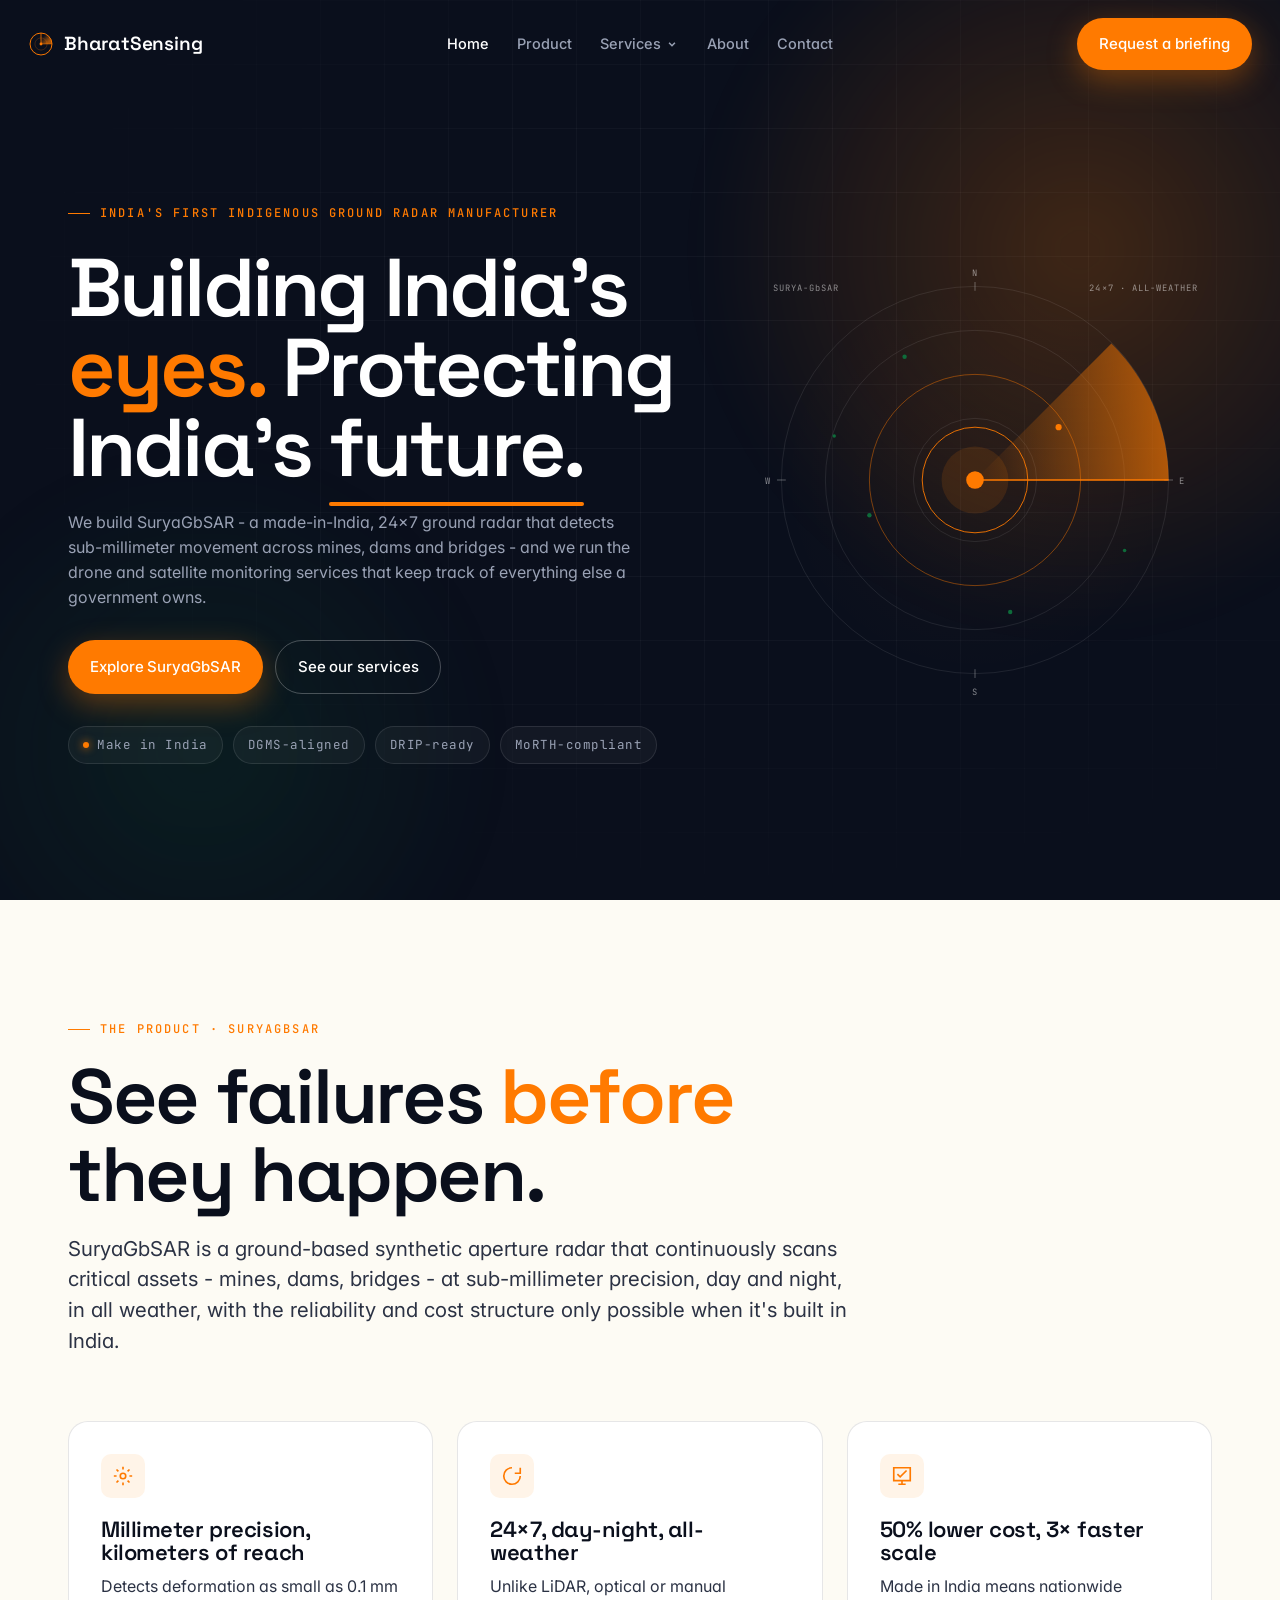
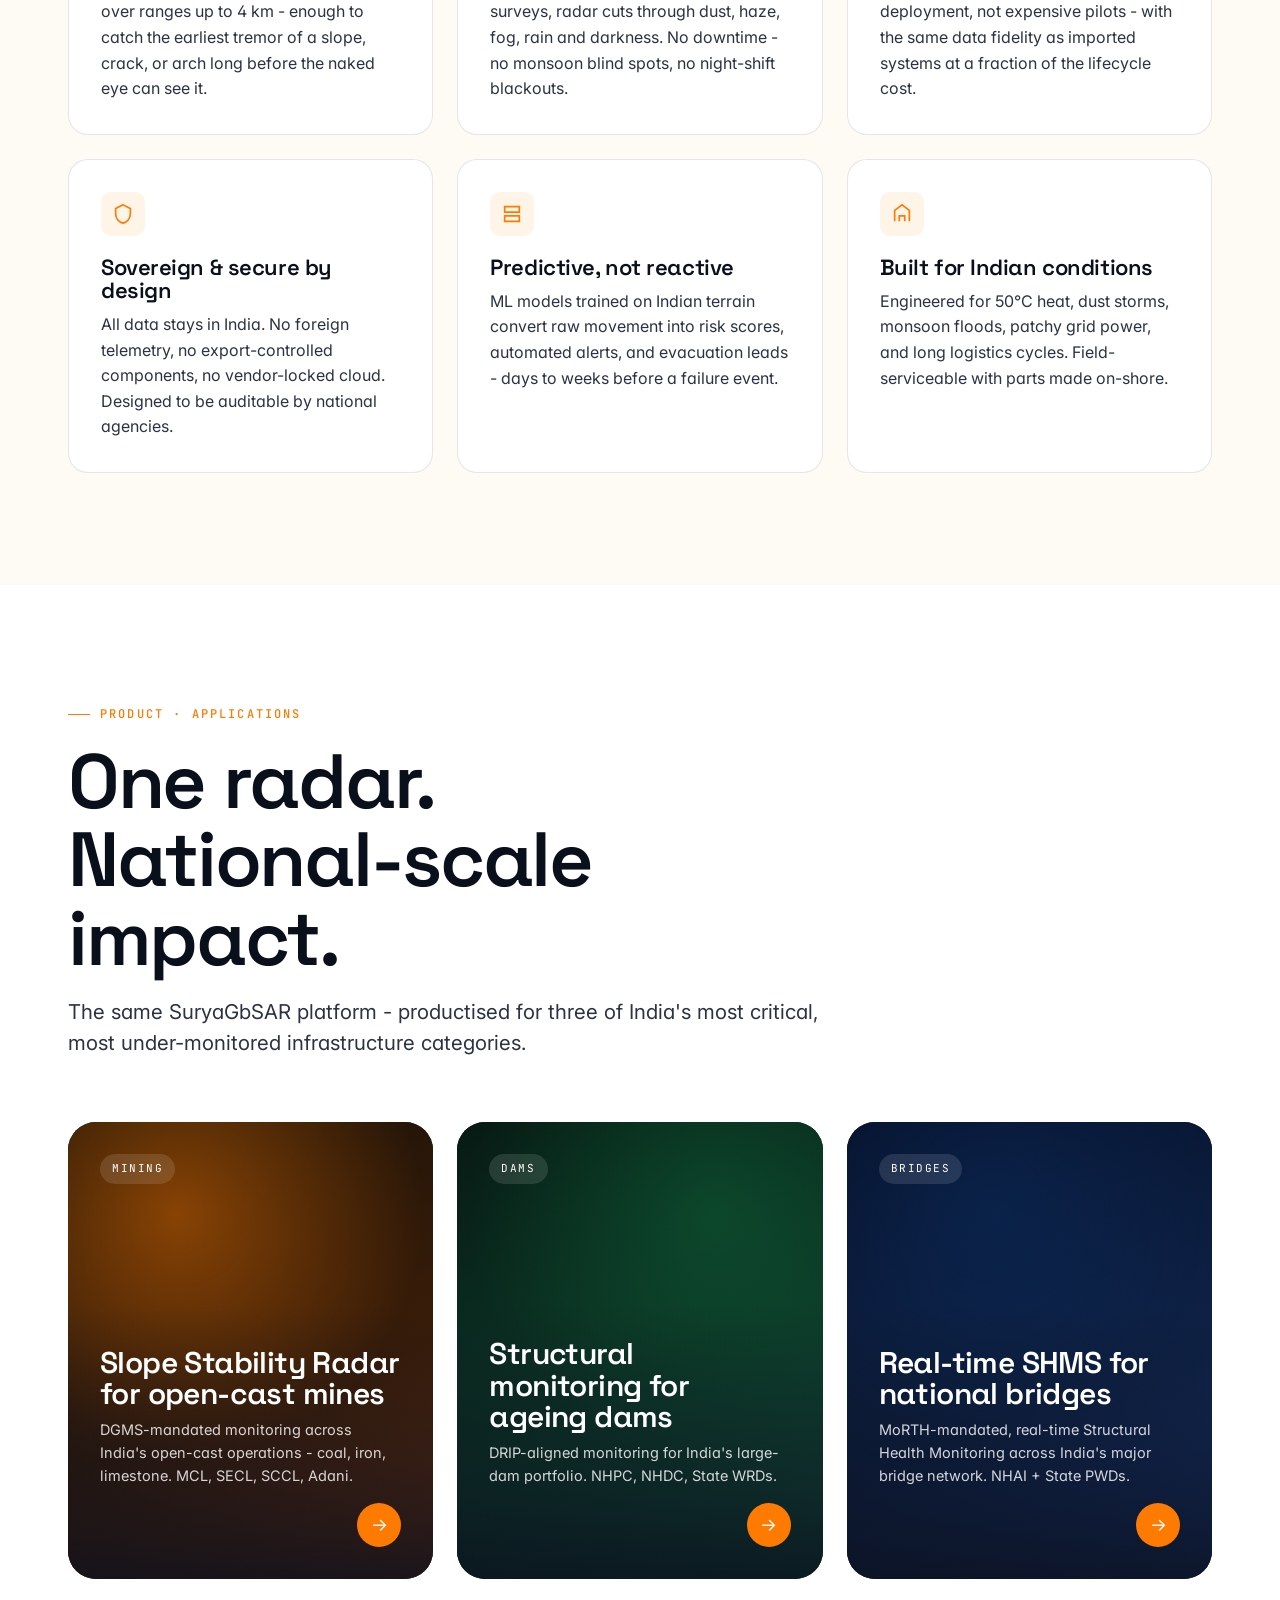
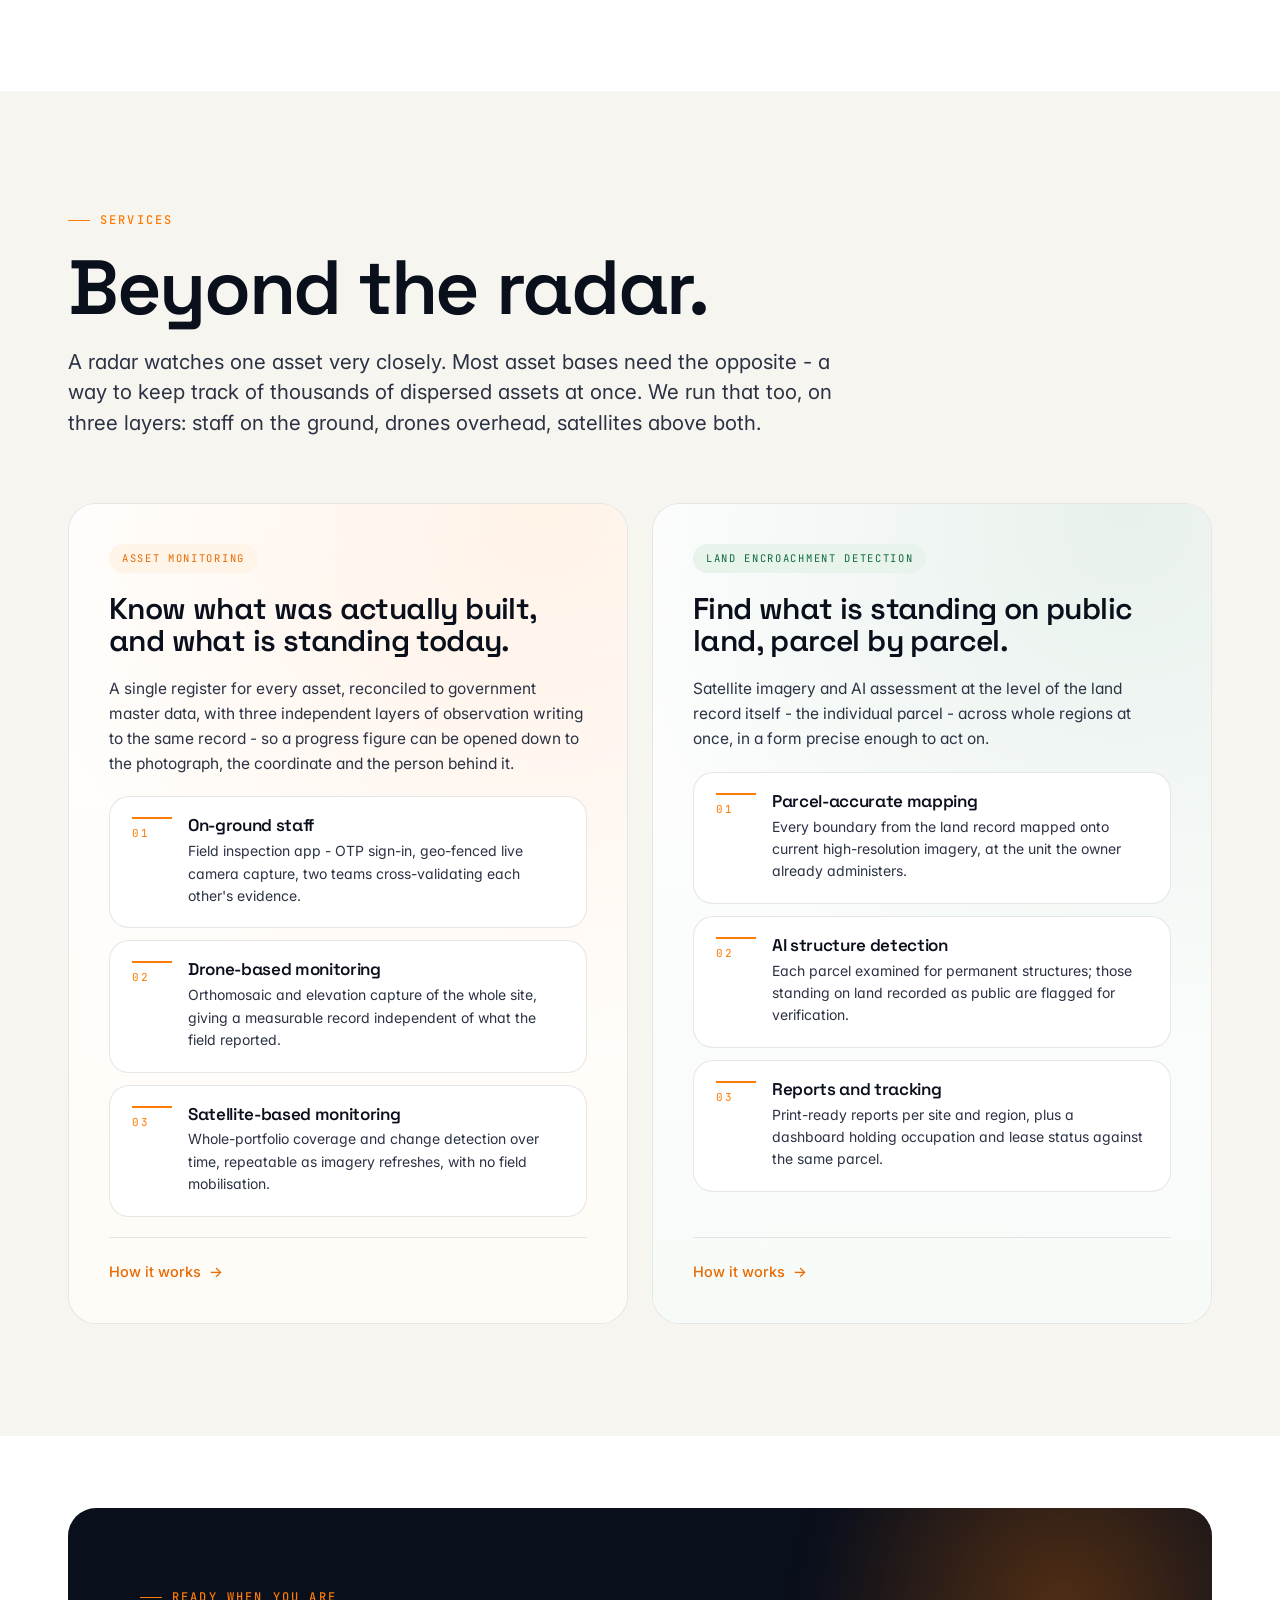
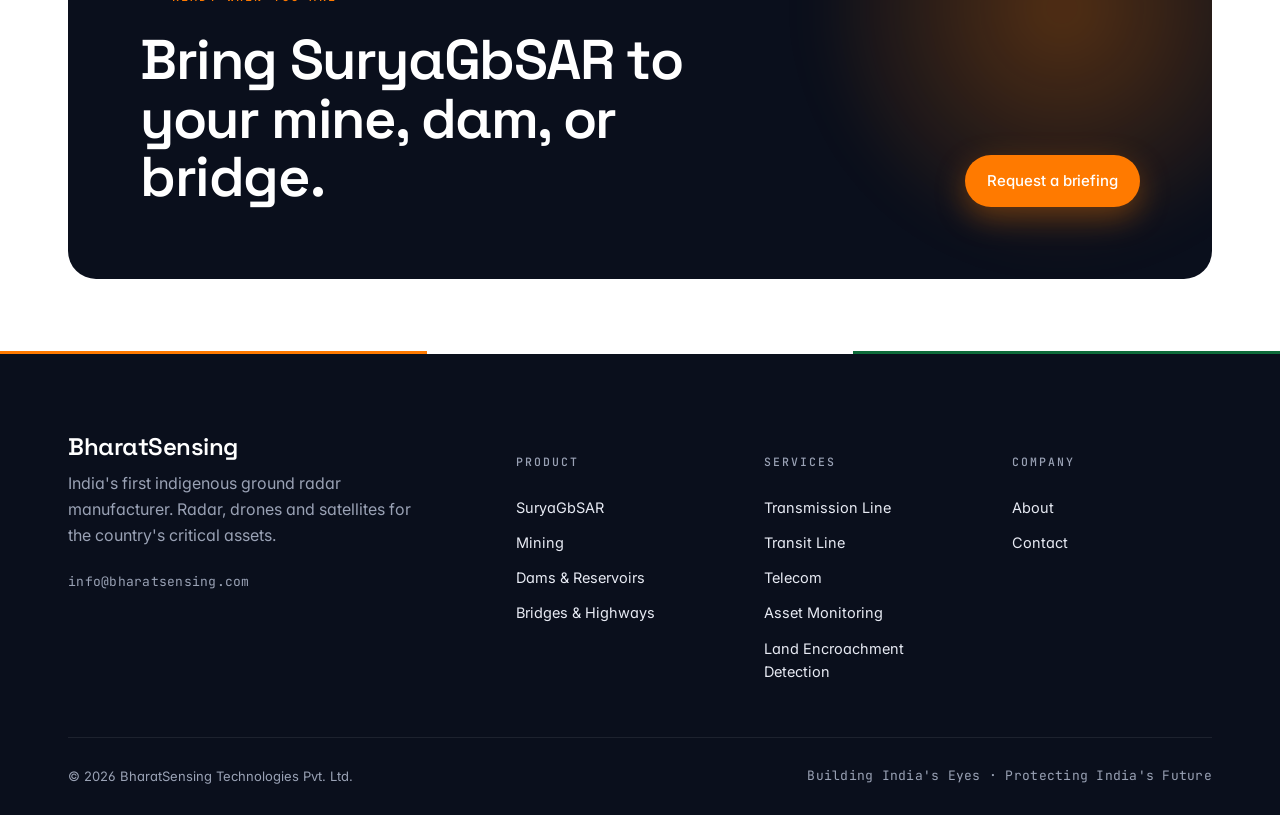
<file: index.html>
<!doctype html>
<html lang="en">
<head>
<meta charset="utf-8" />
<meta name="viewport" content="width=device-width,initial-scale=1" />
<title>BharatSensing — Indigenous Ground Radar, Drone and Satellite Monitoring</title>
<meta name="description" content="BharatSensing builds SuryaGbSAR, India's first indigenous ground-based radar, and delivers drone and satellite asset-monitoring services for mines, dams, bridges and public infrastructure." />
<link rel="canonical" href="https://bharatsensing.com/" />
<meta name="theme-color" content="#0A0F1C" />
<meta name="robots" content="index,follow,max-image-preview:large,max-snippet:-1" />

<!-- Favicons: real crawlable files. A data: URI favicon is never indexed by search engines. -->
<link rel="icon" href="favicon.ico" sizes="any" />
<link rel="icon" type="image/svg+xml" href="assets/icon.svg" />
<link rel="icon" type="image/png" sizes="32x32" href="assets/icon-32.png" />
<link rel="icon" type="image/png" sizes="48x48" href="assets/icon-48.png" />
<link rel="icon" type="image/png" sizes="192x192" href="assets/icon-192.png" />
<link rel="apple-touch-icon" sizes="180x180" href="assets/apple-touch-icon.png" />
<link rel="manifest" href="site.webmanifest" />

<!-- Open Graph / Twitter -->
<meta property="og:type" content="website" />
<meta property="og:site_name" content="BharatSensing" />
<meta property="og:title" content="BharatSensing — Indigenous Ground Radar, Drone and Satellite Monitoring" />
<meta property="og:description" content="BharatSensing builds SuryaGbSAR, India's first indigenous ground-based radar, and delivers drone and satellite asset-monitoring services for mines, dams, bridges and public infrastructure." />
<meta property="og:url" content="https://bharatsensing.com/" />
<meta property="og:image" content="https://bharatsensing.com/assets/og-cover.png" />
<meta property="og:image:width" content="1200" />
<meta property="og:image:height" content="630" />
<meta property="og:locale" content="en_IN" />
<meta name="twitter:card" content="summary_large_image" />
<meta name="twitter:title" content="BharatSensing — Indigenous Ground Radar, Drone and Satellite Monitoring" />
<meta name="twitter:description" content="BharatSensing builds SuryaGbSAR, India's first indigenous ground-based radar, and delivers drone and satellite asset-monitoring services for mines, dams, bridges and public infrastructure." />
<meta name="twitter:image" content="https://bharatsensing.com/assets/og-cover.png" />

<link rel="preconnect" href="https://fonts.googleapis.com">
<link rel="preconnect" href="https://fonts.gstatic.com" crossorigin>
<link rel="preconnect" href="https://api.fontshare.com" crossorigin>
<link href="https://fonts.googleapis.com/css2?family=Inter:wght@300;400;500;600;700&family=Space+Grotesk:wght@500;600;700&family=JetBrains+Mono:wght@400;500&display=swap" rel="stylesheet">
<link href="https://api.fontshare.com/v2/css?f[]=clash-display@500,600,700&display=swap" rel="stylesheet">
<link rel="stylesheet" href="styles.css" />

<script type="application/ld+json">
{
 "@context": "https://schema.org",
 "@type": "Organization",
 "@id": "https://bharatsensing.com/#organization",
 "name": "BharatSensing",
 "legalName": "BharatSensing Technologies Pvt. Ltd.",
 "url": "https://bharatsensing.com/",
 "logo": {
  "@type": "ImageObject",
  "url": "https://bharatsensing.com/assets/logo-512.png",
  "width": 512,
  "height": 512
 },
 "image": "https://bharatsensing.com/assets/og-cover.png",
 "description": "BharatSensing builds India's first indigenous ground-based synthetic aperture radar and delivers drone and satellite monitoring services for critical infrastructure and public assets.",
 "email": "info@bharatsensing.com",
 "foundingDate": "2024",
 "address": {
  "@type": "PostalAddress",
  "addressCountry": "IN"
 },
 "areaServed": {
  "@type": "Country",
  "name": "India"
 },
 "knowsAbout": [
  "Ground-based synthetic aperture radar",
  "Slope stability monitoring",
  "Structural health monitoring",
  "Drone survey",
  "Satellite imagery analysis",
  "Geospatial AI"
 ],
 "sameAs": [
  "https://www.linkedin.com/company/bharatsensing"
 ]
}
</script>
<script type="application/ld+json">
{
 "@context": "https://schema.org",
 "@type": "WebSite",
 "@id": "https://bharatsensing.com/#website",
 "url": "https://bharatsensing.com/",
 "name": "BharatSensing",
 "publisher": {
  "@id": "https://bharatsensing.com/#organization"
 }
}
</script>
</head>
<body>

<!-- NAV -->
<header class="nav nav-dark">
 <div class="nav-inner">
 <a class="nav-logo" href="index.html" aria-label="BharatSensing home">
 <svg class="chakra" viewBox="0 0 64 64" fill="none" aria-hidden="true">
<defs><linearGradient id="bs-nav-sweep" x1="50%" y1="0%" x2="100%" y2="50%"><stop offset="0%" stop-color="#FF7A00" stop-opacity="0"/><stop offset="100%" stop-color="#FF7A00" stop-opacity="0.65"/></linearGradient></defs>
<circle cx="32" cy="32" r="27" stroke="#FF7A00" stroke-width="2.4"/>
<circle cx="32" cy="32" r="15" stroke="#FF7A00" stroke-width="1.2" stroke-opacity="0.45"/>
<path d="M32 32 L32 5 A27 27 0 0 1 59 32 Z" fill="url(#bs-nav-sweep)"/>
<line x1="32" y1="32" x2="32" y2="5" stroke="#FF7A00" stroke-width="2"/>
<line x1="32" y1="32" x2="59" y2="32" stroke="#FF7A00" stroke-width="2" stroke-opacity="0.55"/>
<circle cx="32" cy="32" r="3.6" fill="#FF7A00"/>
</svg>
 BharatSensing
 </a>
 <nav class="nav-menu" aria-label="Primary">
 <a href="index.html" class="active">Home</a>
 <a href="product.html">Product</a>

 <div class="has-sub">
 <a href="services.html" class="sub-trigger">Services</a>
 <button class="sub-toggle" aria-expanded="false" aria-haspopup="true" aria-label="Open services menu"><svg class="chev" viewBox="0 0 12 12" fill="none" stroke="currentColor" stroke-width="1.8" aria-hidden="true"><path d="M2.5 4.5 6 8l3.5-3.5"/></svg></button>
 <div class="sub-menu" role="menu">
 <div class="sub-head">GIS services</div>
 <a href="transmission.html" role="menuitem"><span class="ic"><svg viewBox="0 0 24 24" fill="none" stroke="currentColor" stroke-width="1.7" stroke-linecap="round" stroke-linejoin="round"><path d="M12 2v20"/><path d="M6.5 22 12 4l5.5 18"/><path d="M8 13h8M9 9h6"/><path d="M2 7c3.4 2.6 6.6 2.6 10 0M22 7c-3.4 2.6-6.6 2.6-10 0"/></svg></span><span>Transmission Line<span class="desc">Thermal hotspot detection, sag and tension</span></span></a>
 <a href="transit.html" role="menuitem"><span class="ic"><svg viewBox="0 0 24 24" fill="none" stroke="currentColor" stroke-width="1.7" stroke-linecap="round" stroke-linejoin="round"><path d="M4 21 9 3M20 21 15 3"/><path d="M3.6 7.5h16.8M4.9 12.6h14.2M6.2 17.7h11.6"/></svg></span><span>Transit Line<span class="desc">Corridor and track-side asset intelligence</span></span></a>
 <a href="telecom.html" role="menuitem"><span class="ic"><svg viewBox="0 0 24 24" fill="none" stroke="currentColor" stroke-width="1.7" stroke-linecap="round" stroke-linejoin="round"><path d="M9 22 12 7l3 15"/><path d="M9.8 18h4.4"/><path d="M8.6 5.4a5 5 0 0 1 6.8 0M6 3a9 9 0 0 1 12 0"/><circle cx="12" cy="7" r="1.1"/></svg></span><span>Telecom<span class="desc">Tower digital twins and rollout validation</span></span></a>
 <a href="asset-monitoring.html" role="menuitem"><span class="ic"><svg viewBox="0 0 24 24" fill="none" stroke="currentColor" stroke-width="1.7" stroke-linecap="round" stroke-linejoin="round"><path d="M4 20.5h16"/><path d="M9.6 20.5v-4.4h4.8v4.4"/><path d="M6.6 12.4a7.5 7.5 0 0 1 10.8 0"/><path d="M3.4 7.9a12 12 0 0 1 17.2 0"/><circle cx="12" cy="4.1" r="1.25"/></svg></span><span>Asset Monitoring<span class="desc">Field, drone and satellite on one record</span></span></a>
 <a href="encroachment.html" role="menuitem"><span class="ic"><svg viewBox="0 0 24 24" fill="none" stroke="currentColor" stroke-width="1.7" stroke-linecap="round" stroke-linejoin="round"><rect x="3.2" y="4.2" width="17.6" height="15.6" rx="1.6"/><path d="M3.2 10.4h17.6M3.2 15.2h17.6M9.6 4.2v15.6M15.2 4.2v15.6"/><path d="M10.4 14.6v-2.4l1.8-1.3 1.8 1.3v2.4z" fill="currentColor" stroke="none"/></svg></span><span>Land Encroachment Detection<span class="desc">AI assessment at land-parcel level</span></span></a>
 <div class="sub-sep"></div>
 <a href="services.html" role="menuitem"><span>All GIS services<span class="desc">How the capability stack fits together</span></span></a>
 </div>
 </div>

 <a href="about.html">About</a>
 <a href="contact.html">Contact</a>
 </nav>
 <div class="nav-cta">
 <a href="contact.html" class="btn btn-primary">Request a briefing</a>
 <button class="nav-toggle" aria-label="Toggle menu" aria-expanded="false">
 <svg width="18" height="18" viewBox="0 0 24 24" fill="none" stroke="currentColor" stroke-width="2"><line x1="3" y1="7" x2="21" y2="7"/><line x1="3" y1="12" x2="21" y2="12"/><line x1="3" y1="17" x2="21" y2="17"/></svg>
 </button>
 </div>
 </div>
</header>

<!-- HERO -->
<section class="hero">
 <div class="hero-bg" aria-hidden="true">
 <div class="hero-grid"></div>
 <div class="hero-glow"></div>
 <div class="hero-glow-2"></div>
 </div>
 <div class="container hero-content">
 <div>
 <span class="eyebrow">India's First Indigenous Ground Radar Manufacturer</span>
 <h1 class="display-xl mt-24">
 Building India's<br/>
 <span class="saffron">eyes.</span> Protecting<br/>
 India's <span class="accent-underline">future.</span>
 </h1>
 <p class="hero-lede">
 We build SuryaGbSAR - a made-in-India, 24×7 ground radar that detects sub-millimeter
 movement across mines, dams and bridges - and we run the drone and satellite
 monitoring services that keep track of everything else a government owns.
 </p>
 <div class="hero-cta">
 <a href="product.html" class="btn btn-primary">Explore SuryaGbSAR</a>
 <a href="services.html" class="btn btn-outline">See our services</a>
 </div>
 <div class="hero-badges" aria-label="Credentials">
 <span class="hero-badge"><span class="dot"></span>Make in India</span>
 <span class="hero-badge">DGMS-aligned</span>
 <span class="hero-badge">DRIP-ready</span>
 <span class="hero-badge">MoRTH-compliant</span>
 </div>
 </div>
 <div class="chakra-radar" aria-hidden="true">
 <svg viewBox="-250 -250 500 500">
 <defs>
 <linearGradient id="sweep" x1="0" x2="1" y1="0" y2="0">
 <stop offset="0" stop-color="#FF7A00" stop-opacity="0"/>
 <stop offset="1" stop-color="#FF7A00" stop-opacity="0.65"/>
 </linearGradient>
 <radialGradient id="grain" cx="50%" cy="50%" r="50%">
 <stop offset="0" stop-color="#FF7A00" stop-opacity="0.04"/>
 <stop offset="1" stop-color="#FF7A00" stop-opacity="0"/>
 </radialGradient>
 </defs>
 <!-- atmospheric core glow -->
 <circle r="220" fill="url(#grain)"/>
 <!-- concentric rings only (no spokes) -->
 <circle class="ring" r="220"/>
 <circle class="ring" r="170"/>
 <circle class="ring ring-accent" r="120"/>
 <circle class="ring" r="70"/>
 <!-- range tick marks at 12, 3, 6, 9 only -->
 <g stroke="rgba(255,255,255,0.35)" stroke-width="1">
 <line x1="0" y1="-225" x2="0" y2="-215"/>
 <line x1="225" y1="0" x2="215" y2="0"/>
 <line x1="0" y1="225" x2="0" y2="215"/>
 <line x1="-225" y1="0" x2="-215" y2="0"/>
 </g>
 <!-- pulse ring -->
 <circle class="chakra-pulse" r="60" fill="none" stroke="#FF7A00" stroke-width="1"/>
 <!-- rotating sweep cone -->
 <g class="chakra-sweep">
 <path d="M0,0 L220,0 A220,220 0 0 0 155,-155 Z" fill="url(#sweep)"/>
 <line x1="0" y1="0" x2="220" y2="0" stroke="#FF7A00" stroke-width="1.5"/>
 </g>
 <!-- detection targets (movement points) -->
 <circle cx="95" cy="-60" r="3.5" fill="#FF7A00"/>
 <circle cx="-120" cy="40" r="2.5" fill="#0E6B3A"/>
 <circle cx="40" cy="150" r="2.5" fill="#0E6B3A"/>
 <circle cx="-80" cy="-140" r="2.5" fill="#0E6B3A"/>
 <circle cx="170" cy="80" r="2" fill="#0E6B3A"/>
 <circle cx="-160" cy="-50" r="2" fill="#0E6B3A"/>
 <!-- core -->
 <circle class="core-halo" r="38"/>
 <circle class="core" r="10"/>
 <!-- labels -->
 <text class="label" x="0" y="-232" text-anchor="middle">N</text>
 <text class="label" x="232" y="4" text-anchor="start">E</text>
 <text class="label" x="0" y="244" text-anchor="middle">S</text>
 <text class="label" x="-232" y="4" text-anchor="end">W</text>
 <text class="label" x="130" y="-215">24×7 · ALL-WEATHER</text>
 <text class="label" x="-230" y="-215">SURYA-GbSAR</text>
 </svg>
 </div>
 </div>
</section>

<!-- THE SOLUTION / PRODUCT -->
<section class="section section-cream" id="solution">
 <div class="container">
 <div class="section-header reveal">
 <span class="eyebrow">The Product · SuryaGbSAR</span>
 <h2 class="display-lg">See failures <em style="font-style:normal;color:var(--saffron)">before</em> they happen.</h2>
 <p class="lede">
 SuryaGbSAR is a ground-based synthetic aperture radar that continuously scans critical
 assets - mines, dams, bridges - at sub-millimeter precision, day and night, in all
 weather, with the reliability and cost structure only possible when it's built in India.
 </p>
 </div>

 <div class="grid grid-3 reveal">
 <article class="card">
 <div class="card-icon">
 <svg width="22" height="22" viewBox="0 0 24 24" fill="none" stroke="currentColor" stroke-width="1.8"><circle cx="12" cy="12" r="3"/><path d="M12 2v3M12 19v3M2 12h3M19 12h3M4.9 4.9l2.1 2.1M17 17l2.1 2.1M4.9 19.1L7 17M17 7l2.1-2.1"/></svg>
 </div>
 <h3>Millimeter precision, kilometers of reach</h3>
 <p>Detects deformation as small as 0.1 mm over ranges up to 4 km - enough to catch the
 earliest tremor of a slope, crack, or arch long before the naked eye can see it.</p>
 </article>
 <article class="card">
 <div class="card-icon">
 <svg width="22" height="22" viewBox="0 0 24 24" fill="none" stroke="currentColor" stroke-width="1.8"><path d="M21 12a9 9 0 1 1-9-9"/><path d="M21 3v6h-6"/></svg>
 </div>
 <h3>24×7, day-night, all-weather</h3>
 <p>Unlike LiDAR, optical or manual surveys, radar cuts through dust, haze, fog, rain and
 darkness. No downtime - no monsoon blind spots, no night-shift blackouts.</p>
 </article>
 <article class="card">
 <div class="card-icon">
 <svg width="22" height="22" viewBox="0 0 24 24" fill="none" stroke="currentColor" stroke-width="1.8"><path d="M3 3h18v14H3z"/><path d="M8 21h8M12 17v4"/><path d="M7 10l3 3 7-7"/></svg>
 </div>
 <h3>50% lower cost, 3× faster scale</h3>
 <p>Made in India means nationwide deployment, not expensive pilots - with the same
 data fidelity as imported systems at a fraction of the lifecycle cost.</p>
 </article>
 <article class="card">
 <div class="card-icon">
 <svg width="22" height="22" viewBox="0 0 24 24" fill="none" stroke="currentColor" stroke-width="1.8"><path d="M12 2L4 6v6c0 5 3.5 9 8 10 4.5-1 8-5 8-10V6z"/></svg>
 </div>
 <h3>Sovereign & secure by design</h3>
 <p>All data stays in India. No foreign telemetry, no export-controlled components,
 no vendor-locked cloud. Designed to be auditable by national agencies.</p>
 </article>
 <article class="card">
 <div class="card-icon">
 <svg width="22" height="22" viewBox="0 0 24 24" fill="none" stroke="currentColor" stroke-width="1.8"><path d="M4 4h16v6H4zM4 14h16v6H4z"/><path d="M8 7h.01M8 17h.01"/></svg>
 </div>
 <h3>Predictive, not reactive</h3>
 <p>ML models trained on Indian terrain convert raw movement into risk scores, automated
 alerts, and evacuation leads - days to weeks before a failure event.</p>
 </article>
 <article class="card">
 <div class="card-icon">
 <svg width="22" height="22" viewBox="0 0 24 24" fill="none" stroke="currentColor" stroke-width="1.8"><path d="M4 20V8l8-6 8 6v12"/><path d="M9 20v-6h6v6"/></svg>
 </div>
 <h3>Built for Indian conditions</h3>
 <p>Engineered for 50°C heat, dust storms, monsoon floods, patchy grid power, and
 long logistics cycles. Field-serviceable with parts made on-shore.</p>
 </article>
 </div>

 </div>
</section>

<!-- INDUSTRIES -->
<section class="section">
 <div class="container">
 <div class="section-header reveal">
 <span class="eyebrow">Product · Applications</span>
 <h2 class="display-lg">One radar.<br/>National-scale impact.</h2>
 <p class="lede">
 The same SuryaGbSAR platform - productised for three of India's most critical,
 most under-monitored infrastructure categories.
 </p>
 </div>

 <div class="grid grid-3 reveal">
 <a href="mining.html" class="industry-card">
 <div class="bg" style="background:
 radial-gradient(circle at 30% 20%, rgba(255,122,0,0.45), transparent 55%),
 linear-gradient(160deg,#1A1108 0%,#3B1D08 60%,#7A3511 100%);"></div>
 <div class="body">
 <span class="tag">Mining</span>
 <div>
 <h3>Slope Stability Radar for open-cast mines</h3>
 <p>DGMS-mandated monitoring across India's open-cast operations - coal, iron, limestone. MCL, SECL, SCCL, Adani.</p>
 <div style="display:flex;justify-content:flex-end;align-items:flex-end">
 <span class="arrow">→</span>
 </div>
 </div>
 </div>
 </a>
 <a href="dams.html" class="industry-card">
 <div class="bg" style="background:
 radial-gradient(circle at 70% 20%, rgba(14,107,58,0.45), transparent 55%),
 linear-gradient(160deg,#071A14 0%,#0C3526 55%,#155943 100%);"></div>
 <div class="body">
 <span class="tag">Dams</span>
 <div>
 <h3>Structural monitoring for ageing dams</h3>
 <p>DRIP-aligned monitoring for India's large-dam portfolio. NHPC, NHDC, State WRDs.</p>
 <div style="display:flex;justify-content:flex-end;align-items:flex-end">
 <span class="arrow">→</span>
 </div>
 </div>
 </div>
 </a>
 <a href="bridges.html" class="industry-card">
 <div class="bg" style="background:
 radial-gradient(circle at 40% 20%, rgba(11,44,92,0.5), transparent 55%),
 linear-gradient(160deg,#06112A 0%,#0E2247 60%,#1B3A7E 100%);"></div>
 <div class="body">
 <span class="tag">Bridges</span>
 <div>
 <h3>Real-time SHMS for national bridges</h3>
 <p>MoRTH-mandated, real-time Structural Health Monitoring across India's major bridge network. NHAI + State PWDs.</p>
 <div style="display:flex;justify-content:flex-end;align-items:flex-end">
 <span class="arrow">→</span>
 </div>
 </div>
 </div>
 </a>
 </div>
 </div>
</section>

<!-- SERVICES -->
<section class="section section-bone" id="services">
 <div class="container">
 <div class="section-header reveal">
 <span class="eyebrow">Services</span>
 <h2 class="display-lg">Beyond the radar.</h2>
 <p class="lede">
 A radar watches one asset very closely. Most asset bases need the opposite - a way to
 keep track of thousands of dispersed assets at once. We run that
 too, on three layers: staff on the ground, drones overhead, satellites above both.
 </p>
 </div>

 <div class="grid grid-2 reveal">

 <article class="service-card">
 <div class="wash" aria-hidden="true" style="background:
 radial-gradient(circle at 85% 0%, rgba(255,122,0,0.10), transparent 58%),
 linear-gradient(180deg,#FFFFFF 0%,#FFFBF6 100%);"></div>
 <span class="tag">Asset Monitoring</span>
 <h3>Know what was actually built, and what is standing today.</h3>
 <p>
 A single register for every asset, reconciled to government master data, with three
 independent layers of observation writing to the same record - so a progress figure
 can be opened down to the photograph, the coordinate and the person behind it.
 </p>

 <div class="layer-stack" style="gap:12px">
 <div class="layer" style="padding:20px 22px;grid-template-columns:40px 1fr;gap:16px">
 <span class="idx" style="font-size:11px">01</span>
 <div>
 <h4 style="font-size:17px;margin-bottom:5px">On-ground staff</h4>
 <p style="font-size:14px">Field inspection app - OTP sign-in, geo-fenced live
 camera capture, two teams cross-validating each other's evidence.</p>
 </div>
 </div>
 <div class="layer" style="padding:20px 22px;grid-template-columns:40px 1fr;gap:16px">
 <span class="idx" style="font-size:11px">02</span>
 <div>
 <h4 style="font-size:17px;margin-bottom:5px">Drone-based monitoring</h4>
 <p style="font-size:14px">Orthomosaic and elevation capture of the whole site, giving a
 measurable record independent of what the field reported.</p>
 </div>
 </div>
 <div class="layer" style="padding:20px 22px;grid-template-columns:40px 1fr;gap:16px">
 <span class="idx" style="font-size:11px">03</span>
 <div>
 <h4 style="font-size:17px;margin-bottom:5px">Satellite-based monitoring</h4>
 <p style="font-size:14px">Whole-portfolio coverage and change detection over
 time, repeatable as imagery refreshes, with no field mobilisation.</p>
 </div>
 </div>
 </div>

 <div class="service-foot">
 <a href="services.html#asset-monitoring" class="go">How it works</a>
 </div>
 </article>

 <article class="service-card">
 <div class="wash" aria-hidden="true" style="background:
 radial-gradient(circle at 85% 0%, rgba(14,107,58,0.10), transparent 58%),
 linear-gradient(180deg,#FFFFFF 0%,#F7FBF8 100%);"></div>
 <span class="tag" style="background:var(--india-green-50);color:var(--india-green)">Land Encroachment Detection</span>
 <h3>Find what is standing on public land, parcel by parcel.</h3>
 <p>
 Satellite imagery and AI assessment at the level of the land record itself - the
 individual parcel - across whole regions at once, in a form precise enough to act on.
 </p>

 <div class="layer-stack" style="gap:12px">
 <div class="layer" style="padding:20px 22px;grid-template-columns:40px 1fr;gap:16px">
 <span class="idx" style="font-size:11px">01</span>
 <div>
 <h4 style="font-size:17px;margin-bottom:5px">Parcel-accurate mapping</h4>
 <p style="font-size:14px">Every boundary from the land record mapped onto
 current high-resolution imagery, at the unit the owner already administers.</p>
 </div>
 </div>
 <div class="layer" style="padding:20px 22px;grid-template-columns:40px 1fr;gap:16px">
 <span class="idx" style="font-size:11px">02</span>
 <div>
 <h4 style="font-size:17px;margin-bottom:5px">AI structure detection</h4>
 <p style="font-size:14px">Each parcel examined for permanent structures; those
 standing on land recorded as public are flagged for verification.</p>
 </div>
 </div>
 <div class="layer" style="padding:20px 22px;grid-template-columns:40px 1fr;gap:16px">
 <span class="idx" style="font-size:11px">03</span>
 <div>
 <h4 style="font-size:17px;margin-bottom:5px">Reports and tracking</h4>
 <p style="font-size:14px">Print-ready reports per site and region, plus a
 dashboard holding occupation and lease status against the same parcel.</p>
 </div>
 </div>
 </div>

 <div class="service-foot">
 <a href="services.html#encroachment" class="go">How it works</a>
 </div>
 </article>

 </div>
 </div>
</section>

<!-- CTA -->
<section class="section-tight">
 <div class="container">
 <div class="cta-band reveal">
 <div class="glow" aria-hidden="true"></div>
 <div class="row">
 <div>
 <span class="eyebrow">Ready when you are</span>
 <h2 class="display-md mt-24">Bring SuryaGbSAR to<br/>your mine, dam, or bridge.</h2>
 </div>
 <div class="actions">
 <a href="contact.html" class="btn btn-primary">Request a briefing</a>
 
 </div>
 </div>
 </div>
 </div>
</section>

<!-- FOOTER -->
<div class="tricolor"><span></span><span></span><span></span></div>
<footer>
 <div class="container">
 <div class="footer-grid">
 <div class="footer-brand">
 <h3>BharatSensing</h3>
 <p>India's first indigenous ground radar manufacturer. Radar, drones and satellites for the country's critical assets.</p>
 <p class="mono small mt-24" style="color:var(--fg-on-dark-muted)">info@bharatsensing.com</p>
 </div>
 <div class="footer-col">
 <h5>Product</h5>
 <a href="product.html">SuryaGbSAR</a>
 <a href="mining.html">Mining</a>
 <a href="dams.html">Dams &amp; Reservoirs</a>
 <a href="bridges.html">Bridges &amp; Highways</a>
 </div>
 <div class="footer-col">
 <h5>Services</h5>
 <a href="transmission.html">Transmission Line</a>
 <a href="transit.html">Transit Line</a>
 <a href="telecom.html">Telecom</a>
 <a href="asset-monitoring.html">Asset Monitoring</a>
 <a href="encroachment.html">Land Encroachment Detection</a>
 </div>
 <div class="footer-col">
 <h5>Company</h5>
 <a href="about.html">About</a>
 <a href="contact.html">Contact</a>
 </div>
 </div>
 <div class="footer-bottom">
 <span>&copy; <span id="year">2026</span> BharatSensing Technologies Pvt. Ltd.</span>
 <span class="mono">Building India's Eyes &middot; Protecting India's Future</span>
 </div>
 </div>
</footer>

<script src="app.js"></script>
</body>
</html>
</file>
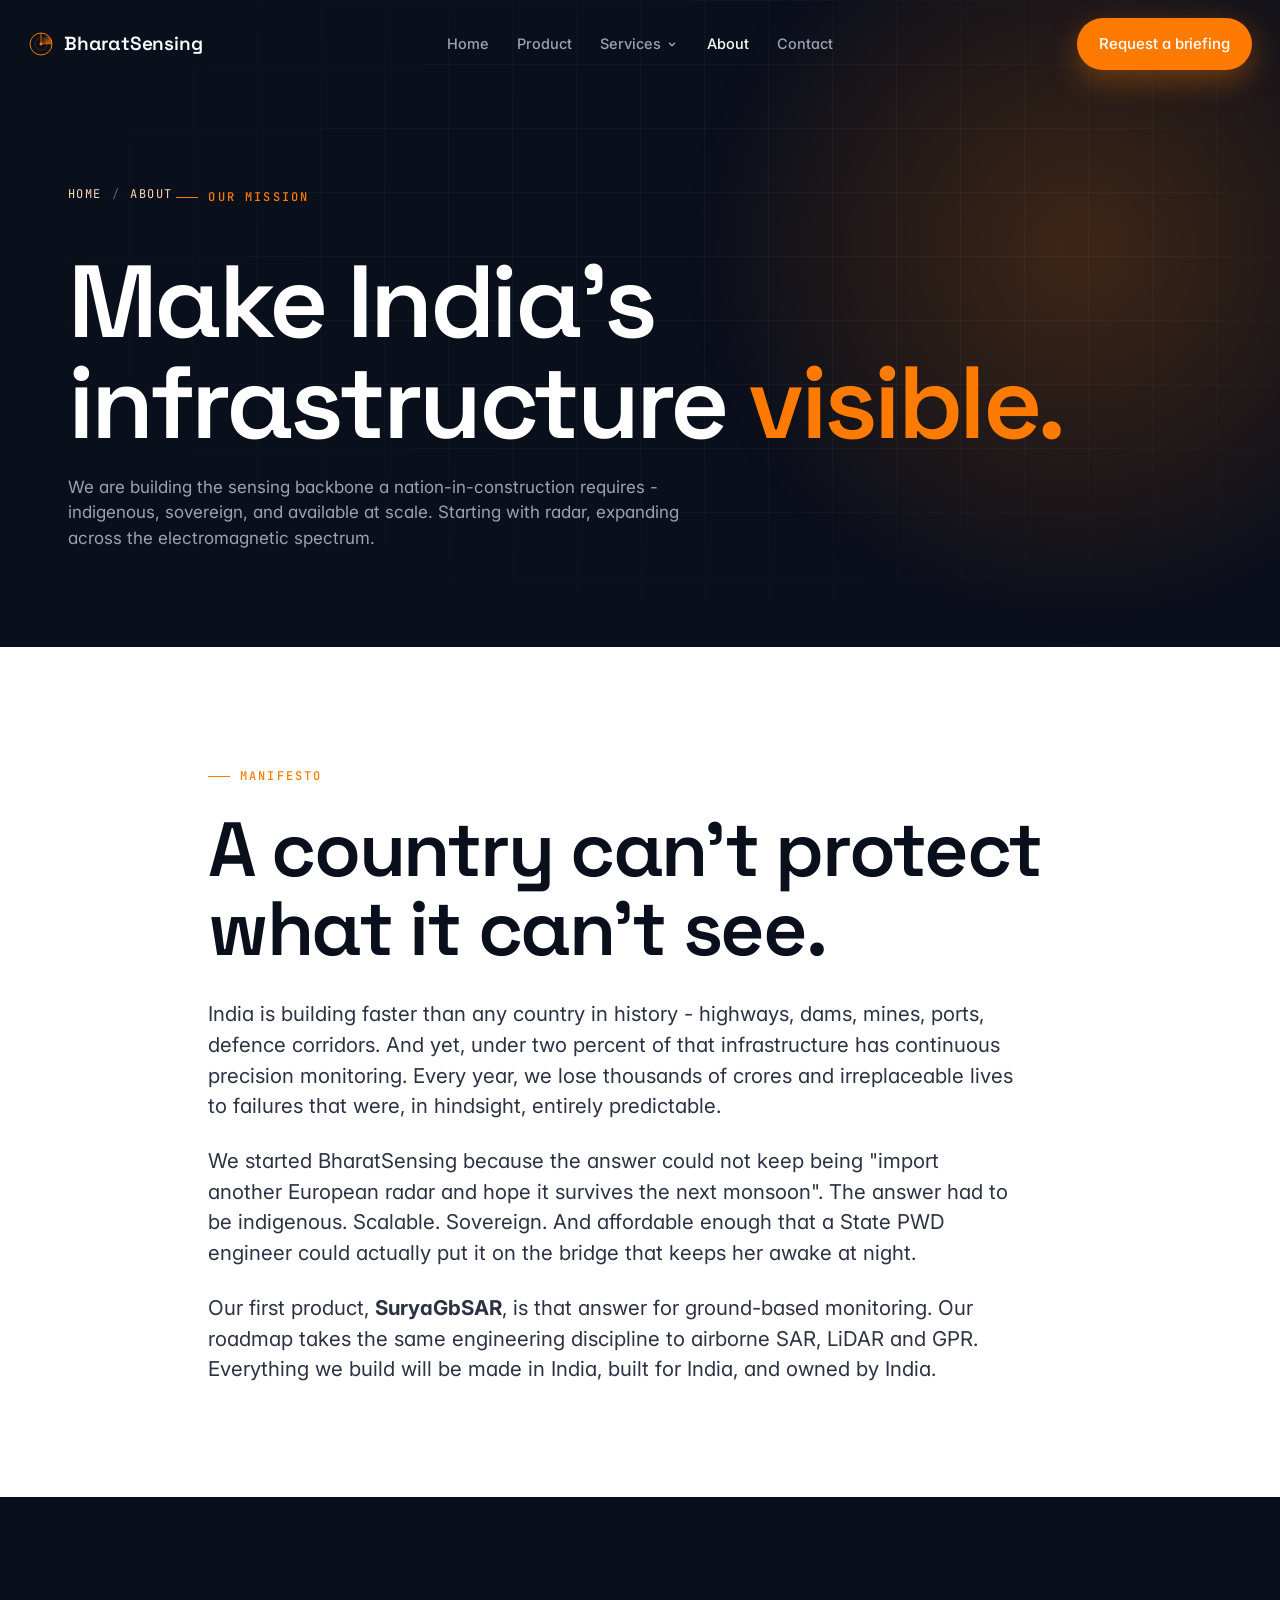
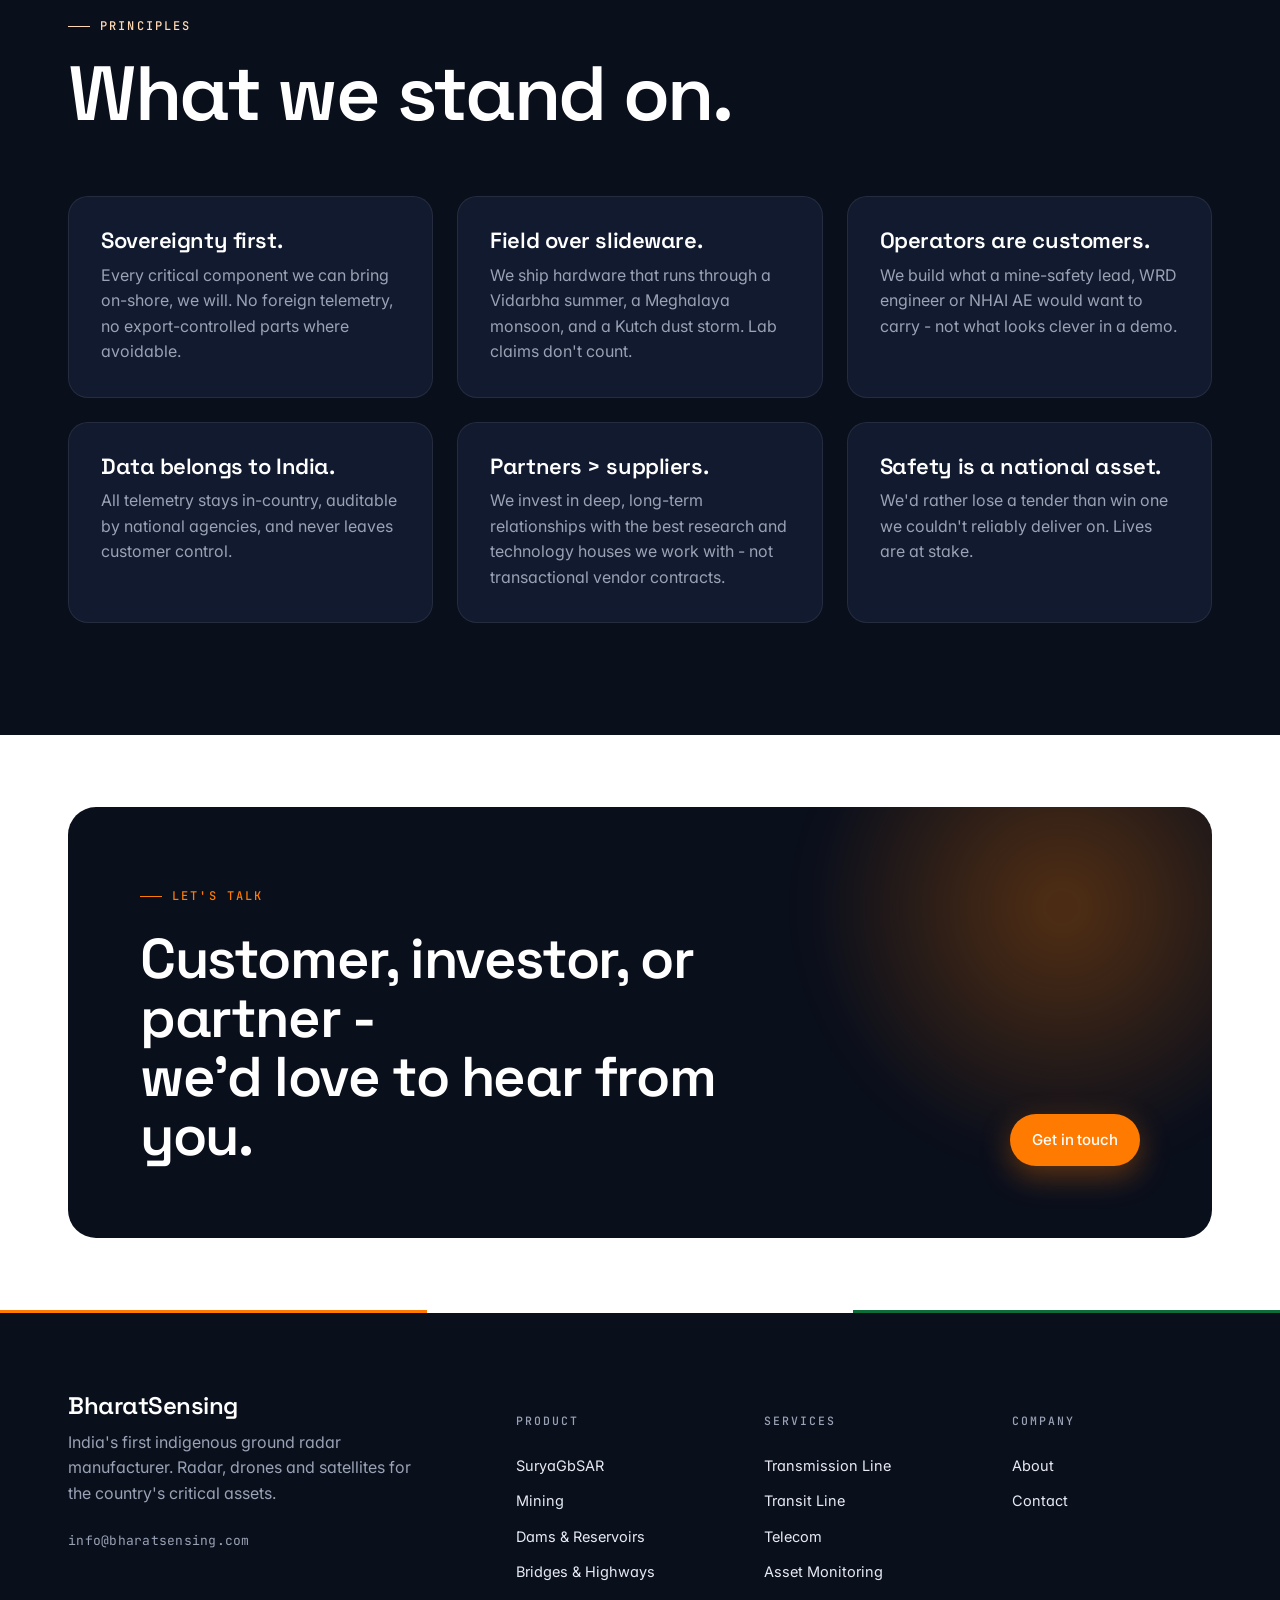
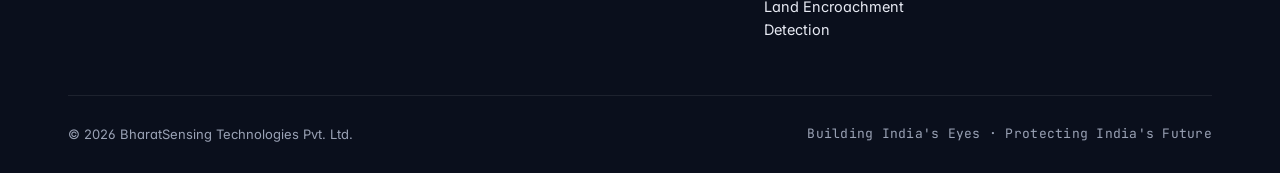
<file: about.html>
<!doctype html>
<html lang="en">
<head>
<meta charset="utf-8" />
<meta name="viewport" content="width=device-width,initial-scale=1" />
<title>About BharatSensing — Building India's Eyes</title>
<meta name="description" content="BharatSensing is an Indian sensing company building radar, drone and satellite capability for the country's critical infrastructure." />
<link rel="canonical" href="https://bharatsensing.com/about.html" />
<meta name="theme-color" content="#0A0F1C" />
<meta name="robots" content="index,follow,max-image-preview:large,max-snippet:-1" />

<!-- Favicons: real crawlable files. A data: URI favicon is never indexed by search engines. -->
<link rel="icon" href="favicon.ico" sizes="any" />
<link rel="icon" type="image/svg+xml" href="assets/icon.svg" />
<link rel="icon" type="image/png" sizes="32x32" href="assets/icon-32.png" />
<link rel="icon" type="image/png" sizes="48x48" href="assets/icon-48.png" />
<link rel="icon" type="image/png" sizes="192x192" href="assets/icon-192.png" />
<link rel="apple-touch-icon" sizes="180x180" href="assets/apple-touch-icon.png" />
<link rel="manifest" href="site.webmanifest" />

<!-- Open Graph / Twitter -->
<meta property="og:type" content="website" />
<meta property="og:site_name" content="BharatSensing" />
<meta property="og:title" content="About BharatSensing — Building India's Eyes" />
<meta property="og:description" content="BharatSensing is an Indian sensing company building radar, drone and satellite capability for the country's critical infrastructure." />
<meta property="og:url" content="https://bharatsensing.com/about.html" />
<meta property="og:image" content="https://bharatsensing.com/assets/og-cover.png" />
<meta property="og:image:width" content="1200" />
<meta property="og:image:height" content="630" />
<meta property="og:locale" content="en_IN" />
<meta name="twitter:card" content="summary_large_image" />
<meta name="twitter:title" content="About BharatSensing — Building India's Eyes" />
<meta name="twitter:description" content="BharatSensing is an Indian sensing company building radar, drone and satellite capability for the country's critical infrastructure." />
<meta name="twitter:image" content="https://bharatsensing.com/assets/og-cover.png" />

<link rel="preconnect" href="https://fonts.googleapis.com">
<link rel="preconnect" href="https://fonts.gstatic.com" crossorigin>
<link rel="preconnect" href="https://api.fontshare.com" crossorigin>
<link href="https://fonts.googleapis.com/css2?family=Inter:wght@300;400;500;600;700&family=Space+Grotesk:wght@500;600;700&family=JetBrains+Mono:wght@400;500&display=swap" rel="stylesheet">
<link href="https://api.fontshare.com/v2/css?f[]=clash-display@500,600,700&display=swap" rel="stylesheet">
<link rel="stylesheet" href="styles.css" />

<script type="application/ld+json">
{
 "@context": "https://schema.org",
 "@type": "Organization",
 "@id": "https://bharatsensing.com/#organization",
 "name": "BharatSensing",
 "legalName": "BharatSensing Technologies Pvt. Ltd.",
 "url": "https://bharatsensing.com/",
 "logo": {
  "@type": "ImageObject",
  "url": "https://bharatsensing.com/assets/logo-512.png",
  "width": 512,
  "height": 512
 },
 "image": "https://bharatsensing.com/assets/og-cover.png",
 "description": "BharatSensing builds India's first indigenous ground-based synthetic aperture radar and delivers drone and satellite monitoring services for critical infrastructure and public assets.",
 "email": "info@bharatsensing.com",
 "foundingDate": "2024",
 "address": {
  "@type": "PostalAddress",
  "addressCountry": "IN"
 },
 "areaServed": {
  "@type": "Country",
  "name": "India"
 },
 "knowsAbout": [
  "Ground-based synthetic aperture radar",
  "Slope stability monitoring",
  "Structural health monitoring",
  "Drone survey",
  "Satellite imagery analysis",
  "Geospatial AI"
 ],
 "sameAs": [
  "https://www.linkedin.com/company/bharatsensing"
 ]
}
</script>
</head>
<body>

<header class="nav nav-dark">
 <div class="nav-inner">
 <a class="nav-logo" href="index.html" aria-label="BharatSensing home">
 <svg class="chakra" viewBox="0 0 64 64" fill="none" aria-hidden="true">
<defs><linearGradient id="bs-nav-sweep" x1="50%" y1="0%" x2="100%" y2="50%"><stop offset="0%" stop-color="#FF7A00" stop-opacity="0"/><stop offset="100%" stop-color="#FF7A00" stop-opacity="0.65"/></linearGradient></defs>
<circle cx="32" cy="32" r="27" stroke="#FF7A00" stroke-width="2.4"/>
<circle cx="32" cy="32" r="15" stroke="#FF7A00" stroke-width="1.2" stroke-opacity="0.45"/>
<path d="M32 32 L32 5 A27 27 0 0 1 59 32 Z" fill="url(#bs-nav-sweep)"/>
<line x1="32" y1="32" x2="32" y2="5" stroke="#FF7A00" stroke-width="2"/>
<line x1="32" y1="32" x2="59" y2="32" stroke="#FF7A00" stroke-width="2" stroke-opacity="0.55"/>
<circle cx="32" cy="32" r="3.6" fill="#FF7A00"/>
</svg>
 BharatSensing
 </a>
 <nav class="nav-menu" aria-label="Primary">
 <a href="index.html">Home</a>
 <a href="product.html">Product</a>

 <div class="has-sub">
 <a href="services.html" class="sub-trigger">Services</a>
 <button class="sub-toggle" aria-expanded="false" aria-haspopup="true" aria-label="Open services menu"><svg class="chev" viewBox="0 0 12 12" fill="none" stroke="currentColor" stroke-width="1.8" aria-hidden="true"><path d="M2.5 4.5 6 8l3.5-3.5"/></svg></button>
 <div class="sub-menu" role="menu">
 <div class="sub-head">GIS services</div>
 <a href="transmission.html" role="menuitem"><span class="ic"><svg viewBox="0 0 24 24" fill="none" stroke="currentColor" stroke-width="1.7" stroke-linecap="round" stroke-linejoin="round"><path d="M12 2v20"/><path d="M6.5 22 12 4l5.5 18"/><path d="M8 13h8M9 9h6"/><path d="M2 7c3.4 2.6 6.6 2.6 10 0M22 7c-3.4 2.6-6.6 2.6-10 0"/></svg></span><span>Transmission Line<span class="desc">Thermal hotspot detection, sag and tension</span></span></a>
 <a href="transit.html" role="menuitem"><span class="ic"><svg viewBox="0 0 24 24" fill="none" stroke="currentColor" stroke-width="1.7" stroke-linecap="round" stroke-linejoin="round"><path d="M4 21 9 3M20 21 15 3"/><path d="M3.6 7.5h16.8M4.9 12.6h14.2M6.2 17.7h11.6"/></svg></span><span>Transit Line<span class="desc">Corridor and track-side asset intelligence</span></span></a>
 <a href="telecom.html" role="menuitem"><span class="ic"><svg viewBox="0 0 24 24" fill="none" stroke="currentColor" stroke-width="1.7" stroke-linecap="round" stroke-linejoin="round"><path d="M9 22 12 7l3 15"/><path d="M9.8 18h4.4"/><path d="M8.6 5.4a5 5 0 0 1 6.8 0M6 3a9 9 0 0 1 12 0"/><circle cx="12" cy="7" r="1.1"/></svg></span><span>Telecom<span class="desc">Tower digital twins and rollout validation</span></span></a>
 <a href="asset-monitoring.html" role="menuitem"><span class="ic"><svg viewBox="0 0 24 24" fill="none" stroke="currentColor" stroke-width="1.7" stroke-linecap="round" stroke-linejoin="round"><path d="M4 20.5h16"/><path d="M9.6 20.5v-4.4h4.8v4.4"/><path d="M6.6 12.4a7.5 7.5 0 0 1 10.8 0"/><path d="M3.4 7.9a12 12 0 0 1 17.2 0"/><circle cx="12" cy="4.1" r="1.25"/></svg></span><span>Asset Monitoring<span class="desc">Field, drone and satellite on one record</span></span></a>
 <a href="encroachment.html" role="menuitem"><span class="ic"><svg viewBox="0 0 24 24" fill="none" stroke="currentColor" stroke-width="1.7" stroke-linecap="round" stroke-linejoin="round"><rect x="3.2" y="4.2" width="17.6" height="15.6" rx="1.6"/><path d="M3.2 10.4h17.6M3.2 15.2h17.6M9.6 4.2v15.6M15.2 4.2v15.6"/><path d="M10.4 14.6v-2.4l1.8-1.3 1.8 1.3v2.4z" fill="currentColor" stroke="none"/></svg></span><span>Land Encroachment Detection<span class="desc">AI assessment at land-parcel level</span></span></a>
 <div class="sub-sep"></div>
 <a href="services.html" role="menuitem"><span>All GIS services<span class="desc">How the capability stack fits together</span></span></a>
 </div>
 </div>

 <a href="about.html" class="active">About</a>
 <a href="contact.html">Contact</a>
 </nav>
 <div class="nav-cta">
 <a href="contact.html" class="btn btn-primary">Request a briefing</a>
 <button class="nav-toggle" aria-label="Toggle menu" aria-expanded="false">
 <svg width="18" height="18" viewBox="0 0 24 24" fill="none" stroke="currentColor" stroke-width="2"><line x1="3" y1="7" x2="21" y2="7"/><line x1="3" y1="12" x2="21" y2="12"/><line x1="3" y1="17" x2="21" y2="17"/></svg>
 </button>
 </div>
 </div>
</header>

<section class="page-hero">
 <div class="hero-bg"><div class="hero-grid"></div><div class="hero-glow"></div></div>
 <div class="container">
 <div class="breadcrumb"><a href="index.html">Home</a><span class="sep">/</span><span>About</span></div>
 <span class="eyebrow">Our Mission</span>
 <h1 class="display-xl mt-24">Make India's<br/>infrastructure <span style="color:var(--saffron)">visible.</span></h1>
 <p class="lede">We are building the sensing backbone a nation-in-construction requires -
 indigenous, sovereign, and available at scale. Starting with radar, expanding across the
 electromagnetic spectrum.</p>
 </div>
</section>

<!-- MANIFESTO -->
<section class="section">
 <div class="container" style="max-width:920px;margin:0 auto">
 <div class="reveal">
 <span class="eyebrow">Manifesto</span>
 <h2 class="display-lg mt-24">A country can't protect what it can't see.</h2>
 <p class="lede mt-32">India is building faster than any country in history - highways, dams,
 mines, ports, defence corridors. And yet, under two percent of that infrastructure has
 continuous precision monitoring. Every year, we lose thousands of crores and irreplaceable
 lives to failures that were, in hindsight, entirely predictable.</p>
 <p class="lede mt-24">We started BharatSensing because the answer could not keep being
 "import another European radar and hope it survives the next monsoon". The answer had
 to be indigenous. Scalable. Sovereign. And affordable enough that a State PWD engineer
 could actually put it on the bridge that keeps her awake at night.</p>
 <p class="lede mt-24">Our first product, <strong>SuryaGbSAR</strong>, is that answer for
 ground-based monitoring. Our roadmap takes the same engineering discipline to airborne
 SAR, LiDAR and GPR. Everything we build will be made in India, built for India, and
 owned by India.</p>
 </div>
 </div>
</section>

<!-- VALUES -->
<section class="section section-dark">
 <div class="container">
 <div class="section-header reveal">
 <span class="eyebrow">Principles</span>
 <h2 class="display-lg">What we stand on.</h2>
 </div>
 <div class="grid grid-3 reveal">
 <article class="card card-dark"><h3>Sovereignty first.</h3><p>Every critical component we can bring on-shore, we will. No foreign telemetry, no export-controlled parts where avoidable.</p></article>
 <article class="card card-dark"><h3>Field over slideware.</h3><p>We ship hardware that runs through a Vidarbha summer, a Meghalaya monsoon, and a Kutch dust storm. Lab claims don't count.</p></article>
 <article class="card card-dark"><h3>Operators are customers.</h3><p>We build what a mine-safety lead, WRD engineer or NHAI AE would want to carry - not what looks clever in a demo.</p></article>
 <article class="card card-dark"><h3>Data belongs to India.</h3><p>All telemetry stays in-country, auditable by national agencies, and never leaves customer control.</p></article>
 <article class="card card-dark"><h3>Partners &gt; suppliers.</h3><p>We invest in deep, long-term relationships with the best research and technology houses we work with - not transactional vendor contracts.</p></article>
 <article class="card card-dark"><h3>Safety is a national asset.</h3><p>We'd rather lose a tender than win one we couldn't reliably deliver on. Lives are at stake.</p></article>
 </div>
 </div>
</section>

<section class="section-tight">
 <div class="container">
 <div class="cta-band reveal">
 <div class="glow"></div>
 <div class="row">
 <div><span class="eyebrow">Let's talk</span><h2 class="display-md mt-24">Customer, investor, or partner -<br/>we'd love to hear from you.</h2></div>
 <div class="actions"><a href="contact.html" class="btn btn-primary">Get in touch</a></div>
 </div>
 </div>
 </div>
</section>

<div class="tricolor"><span></span><span></span><span></span></div>
<footer>
 <div class="container">
 <div class="footer-grid">
 <div class="footer-brand">
 <h3>BharatSensing</h3>
 <p>India's first indigenous ground radar manufacturer. Radar, drones and satellites for the country's critical assets.</p>
 <p class="mono small mt-24" style="color:var(--fg-on-dark-muted)">info@bharatsensing.com</p>
 </div>
 <div class="footer-col">
 <h5>Product</h5>
 <a href="product.html">SuryaGbSAR</a>
 <a href="mining.html">Mining</a>
 <a href="dams.html">Dams &amp; Reservoirs</a>
 <a href="bridges.html">Bridges &amp; Highways</a>
 </div>
 <div class="footer-col">
 <h5>Services</h5>
 <a href="transmission.html">Transmission Line</a>
 <a href="transit.html">Transit Line</a>
 <a href="telecom.html">Telecom</a>
 <a href="asset-monitoring.html">Asset Monitoring</a>
 <a href="encroachment.html">Land Encroachment Detection</a>
 </div>
 <div class="footer-col">
 <h5>Company</h5>
 <a href="about.html">About</a>
 <a href="contact.html">Contact</a>
 </div>
 </div>
 <div class="footer-bottom">
 <span>&copy; <span id="year">2026</span> BharatSensing Technologies Pvt. Ltd.</span>
 <span class="mono">Building India's Eyes &middot; Protecting India's Future</span>
 </div>
 </div>
</footer>
<script src="app.js"></script>
</body></html>
</file>
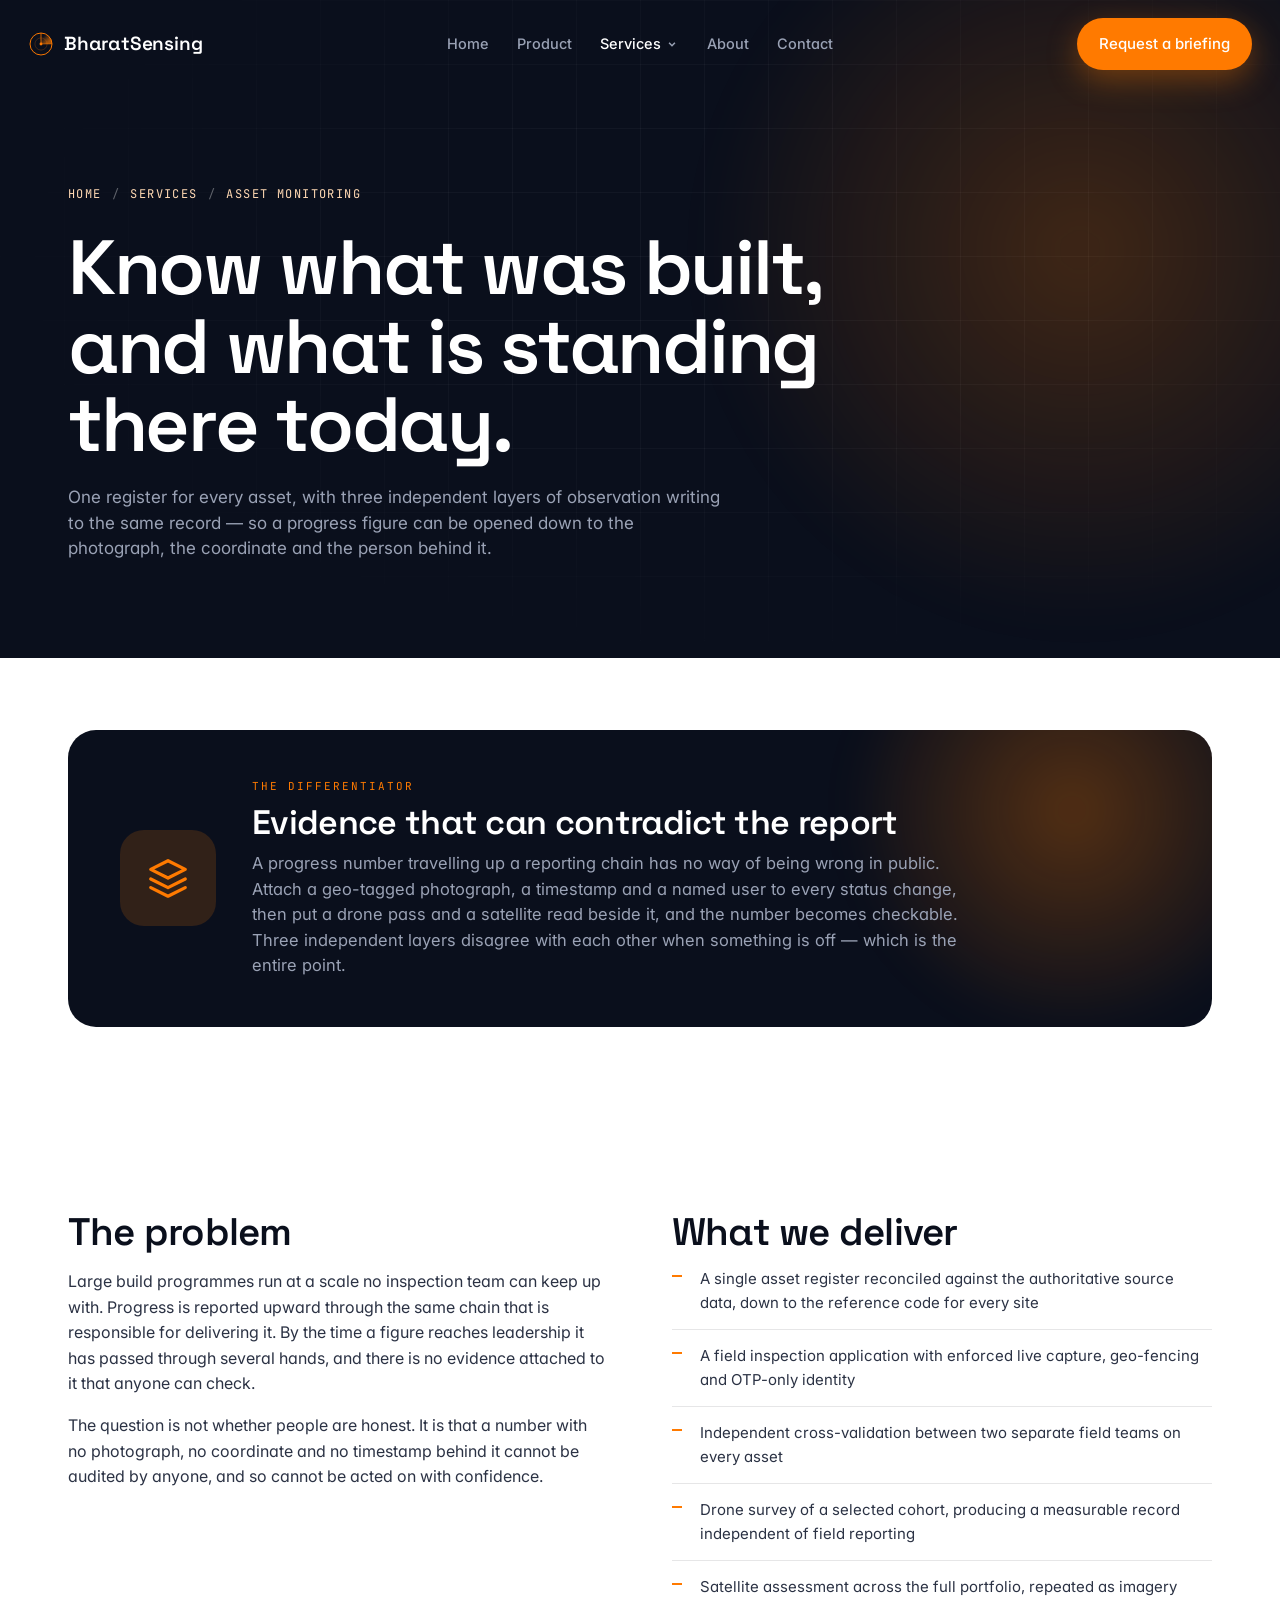
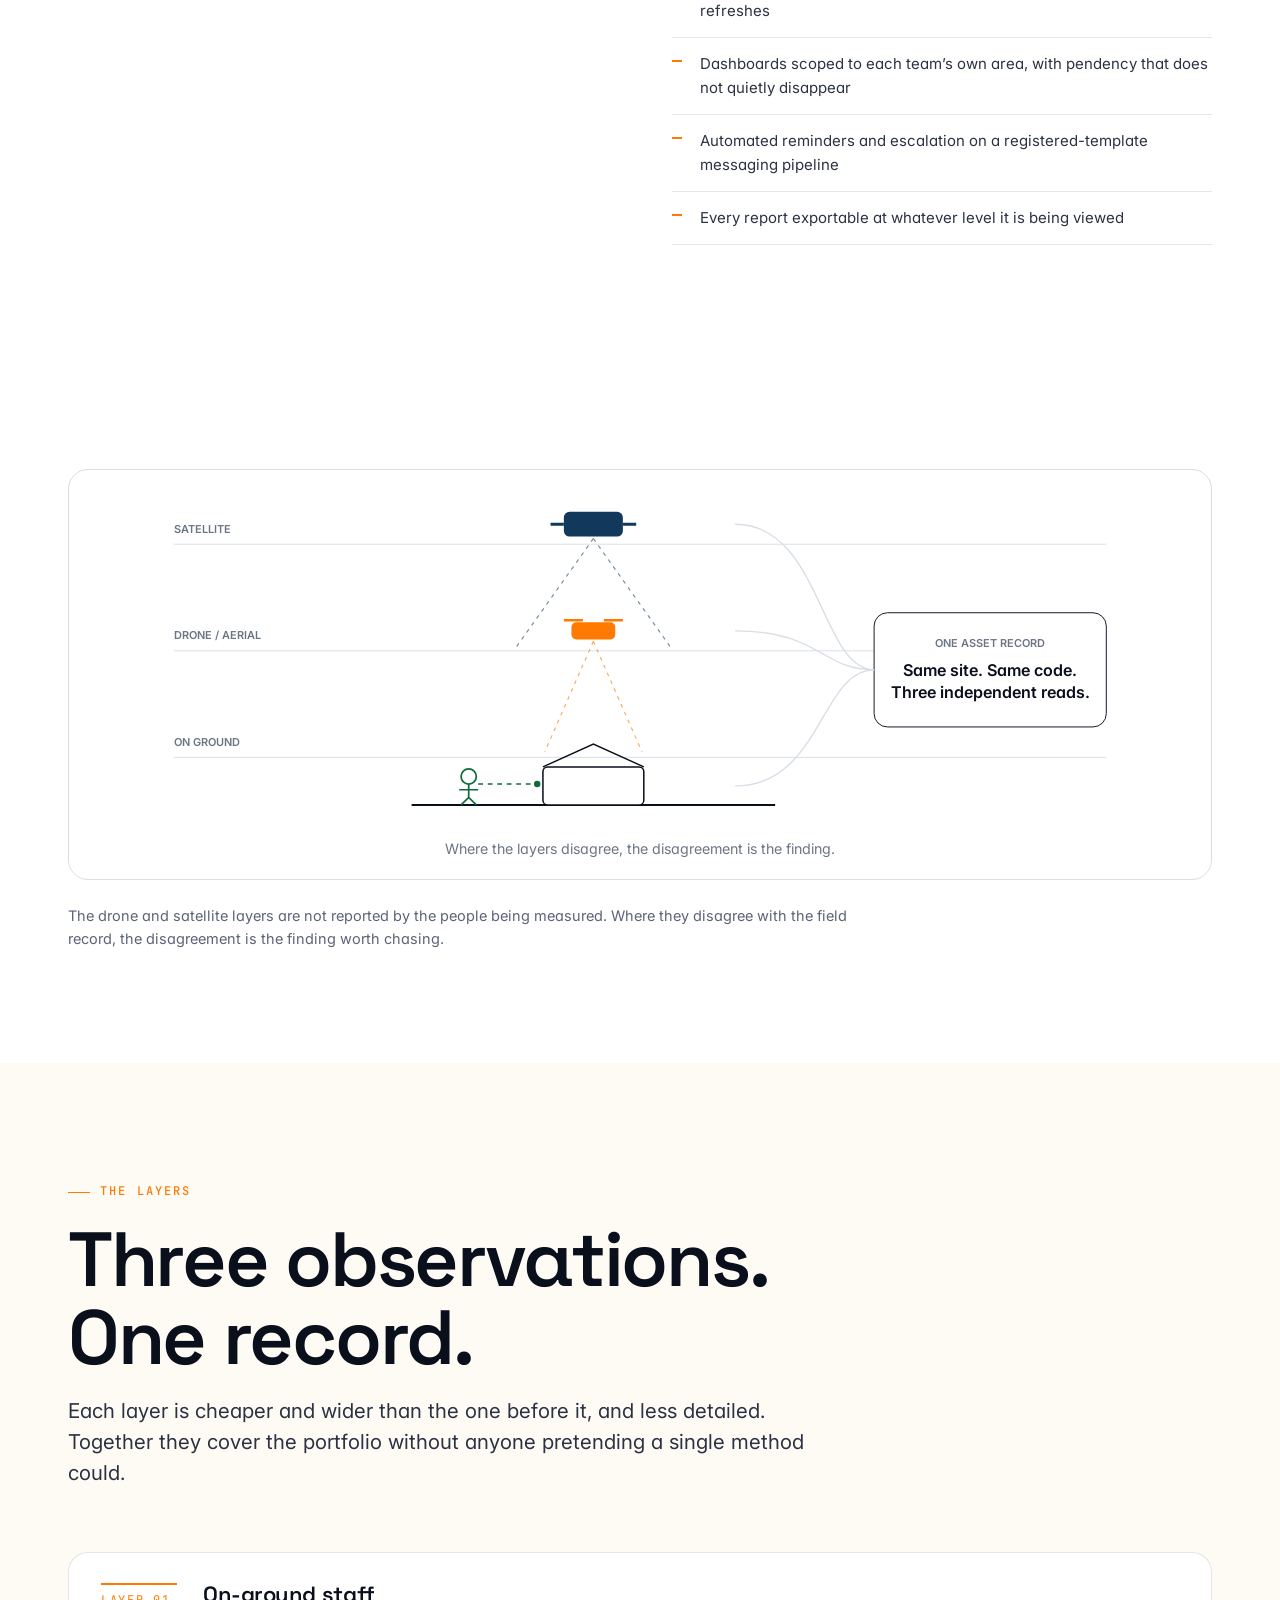
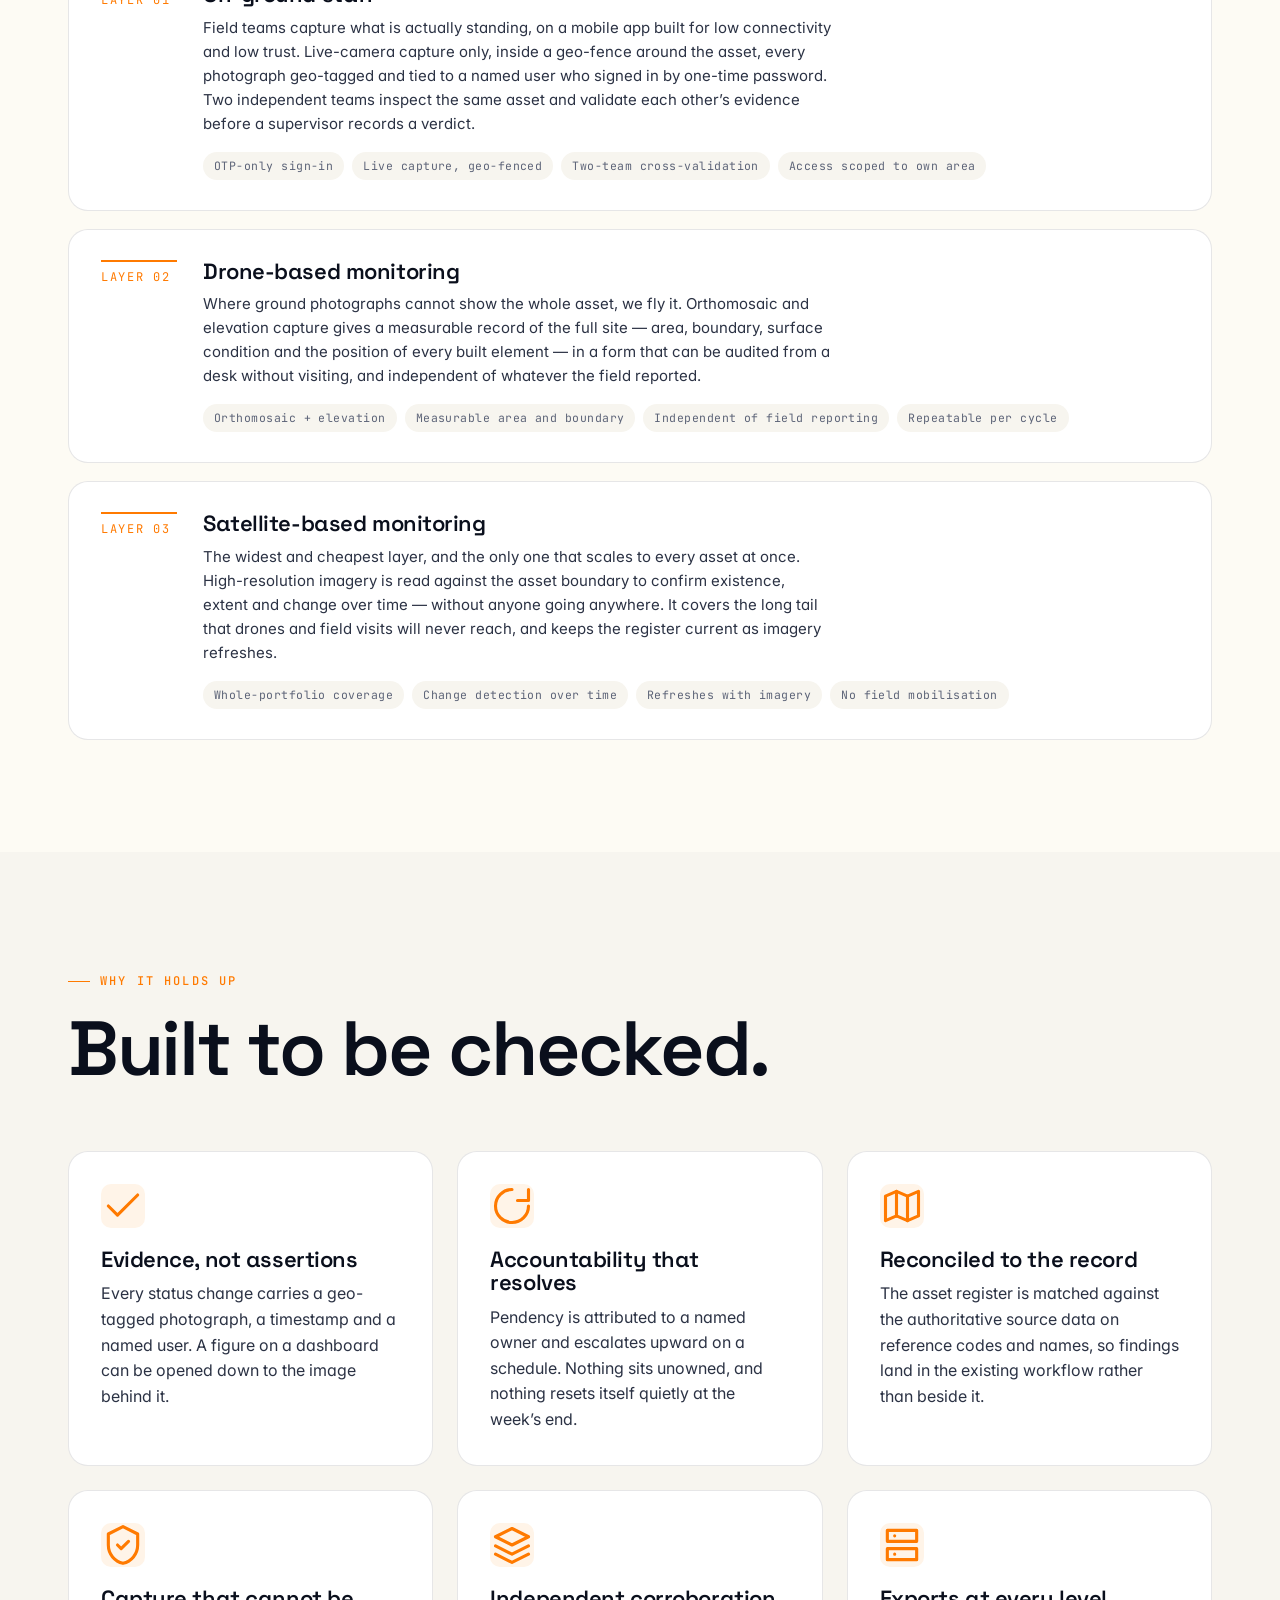
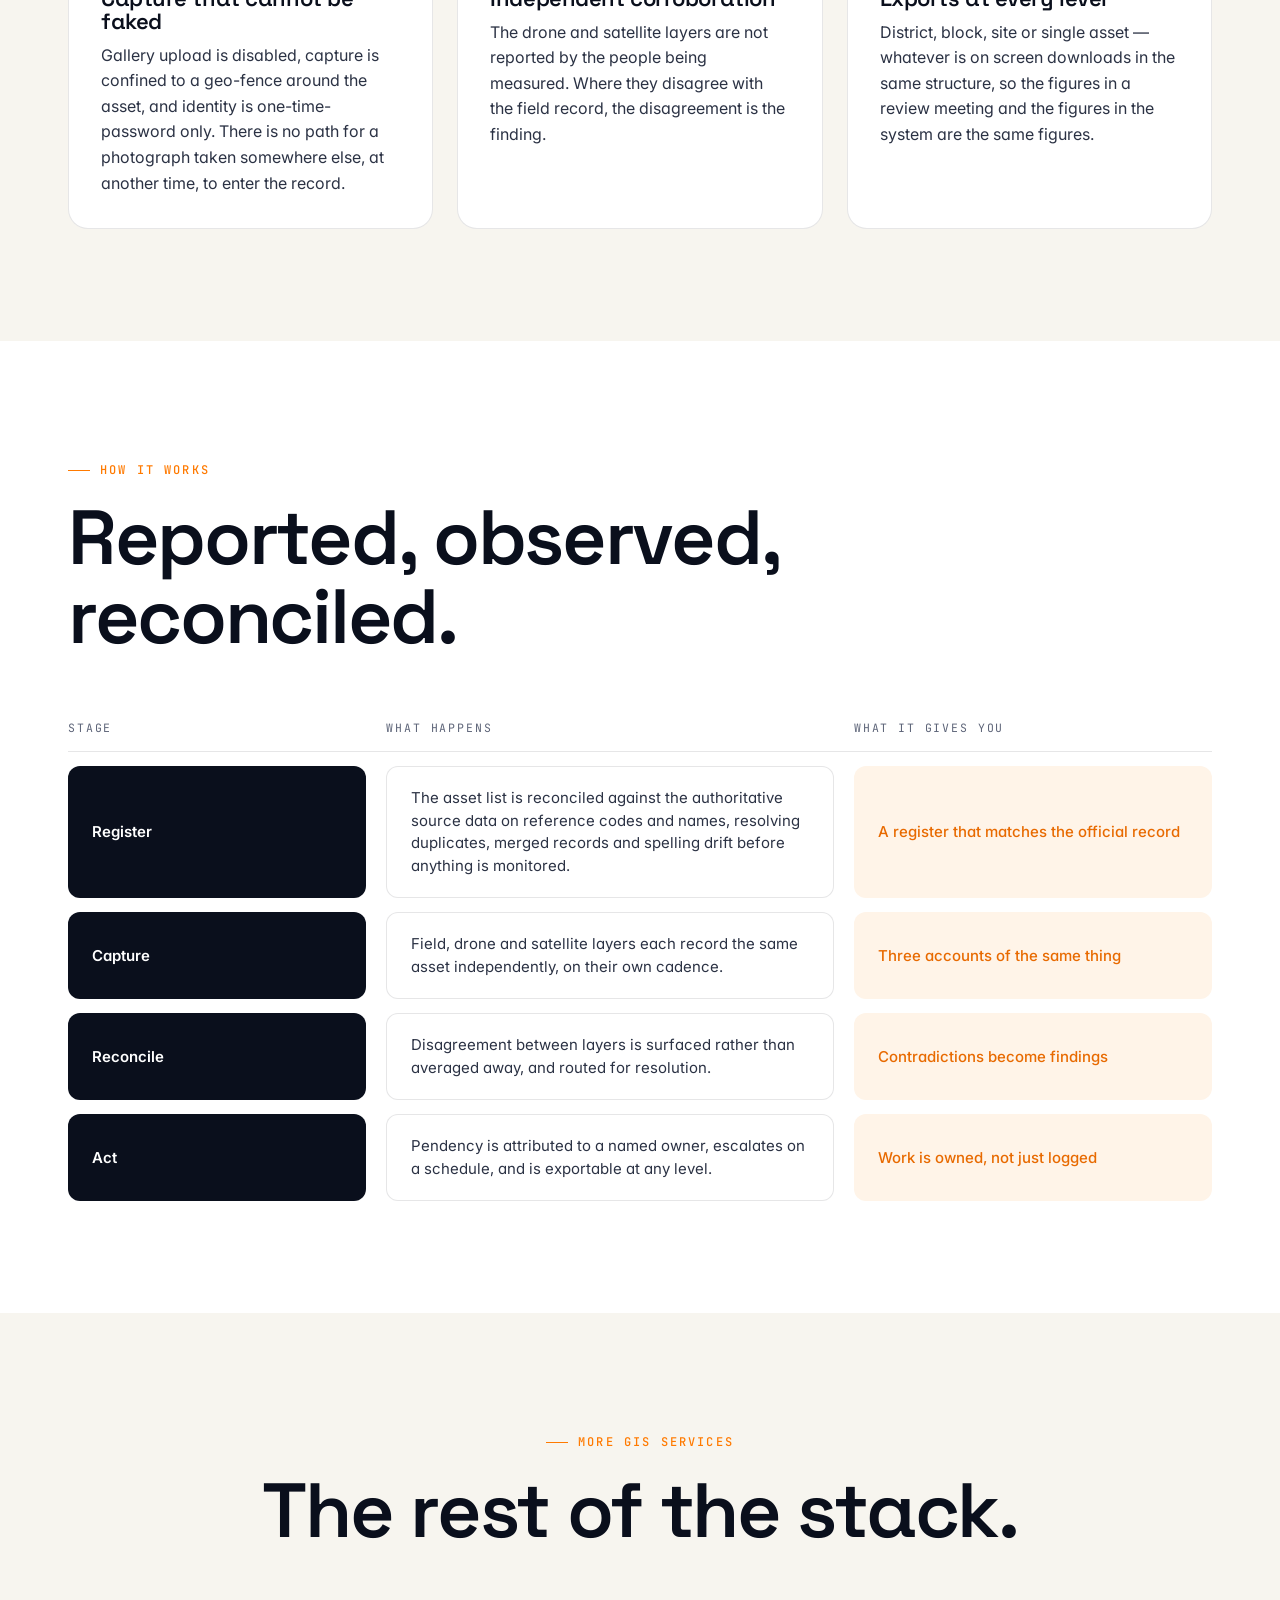
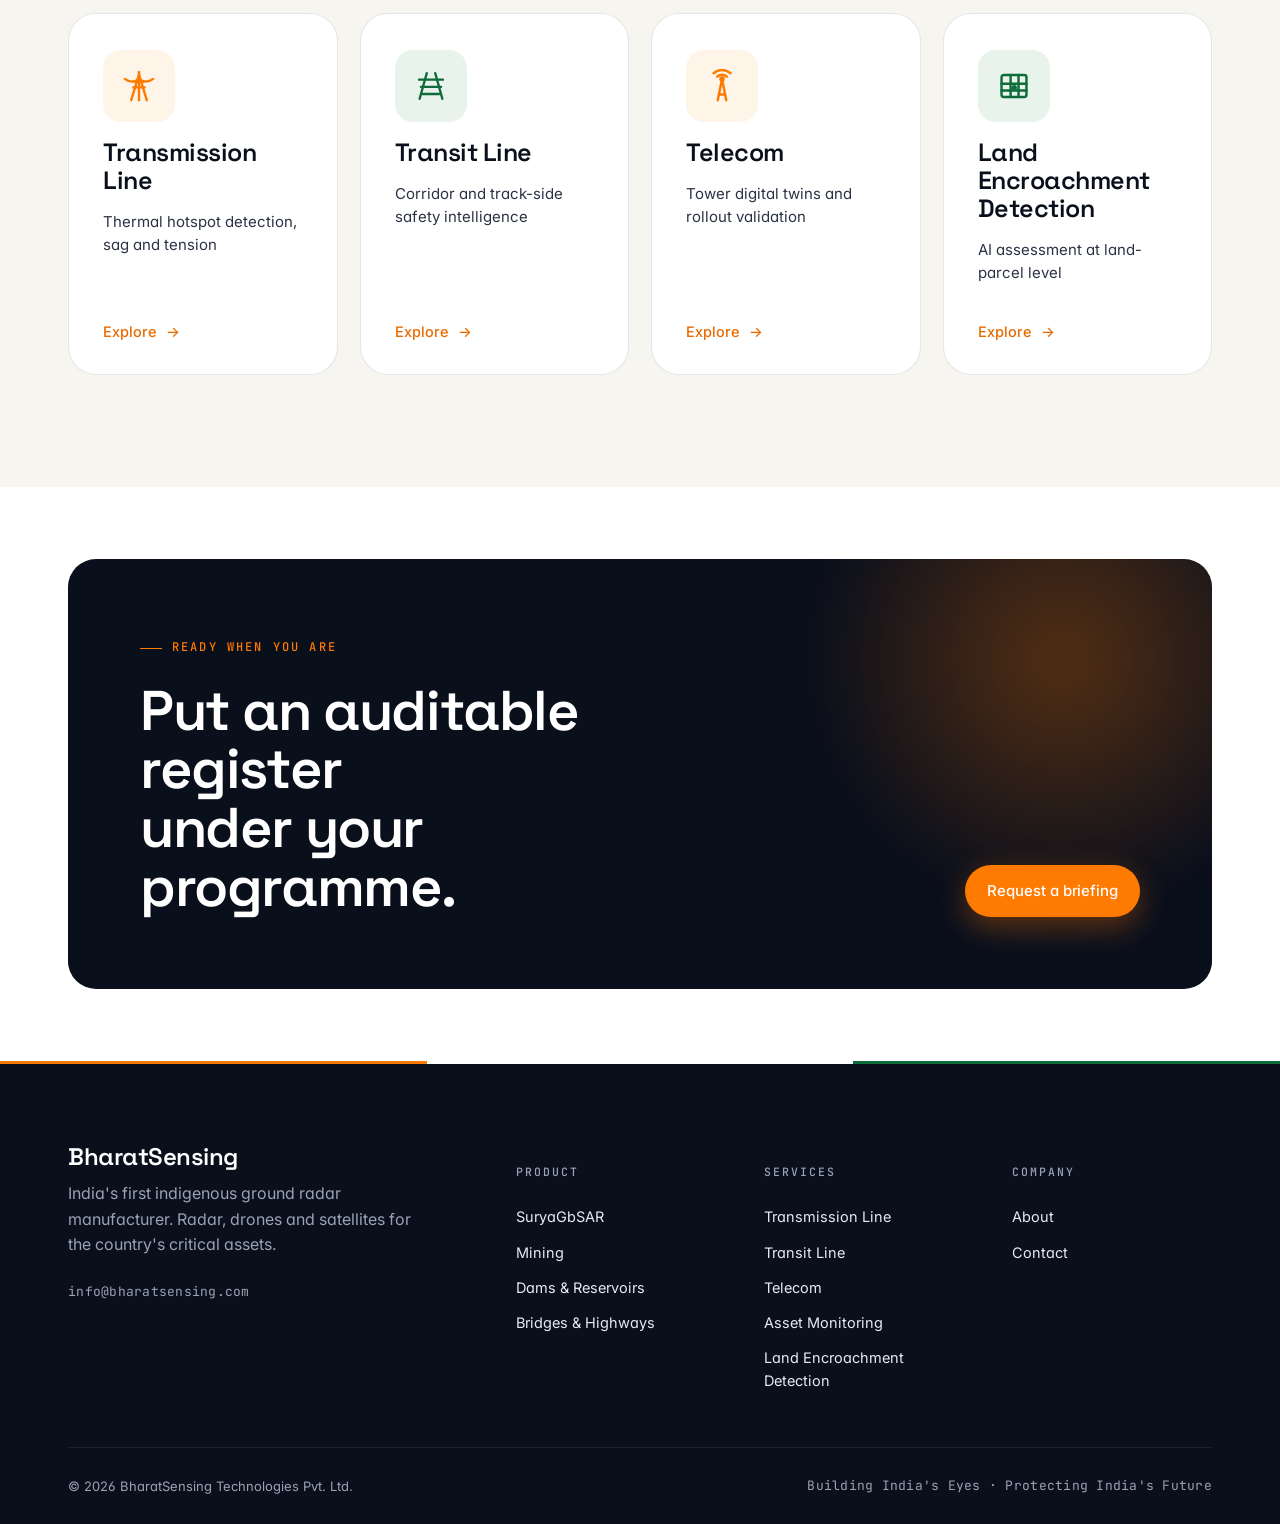
<file: asset-monitoring.html>
<!doctype html>
<html lang="en">
<head>
<meta charset="utf-8" />
<meta name="viewport" content="width=device-width,initial-scale=1" />
<title>Asset Monitoring — Field, Drone and Satellite Layers | BharatSensing</title>
<meta name="description" content="One asset register with three independent layers of observation: field inspection with enforced live capture, drone survey of the whole site, and satellite assessment across the portfolio." />
<link rel="canonical" href="https://bharatsensing.com/asset-monitoring.html" />
<meta name="theme-color" content="#0A0F1C" />
<meta name="robots" content="index,follow,max-image-preview:large,max-snippet:-1" />

<!-- Favicons: real crawlable files. A data: URI favicon is never indexed by search engines. -->
<link rel="icon" href="favicon.ico" sizes="any" />
<link rel="icon" type="image/svg+xml" href="assets/icon.svg" />
<link rel="icon" type="image/png" sizes="32x32" href="assets/icon-32.png" />
<link rel="icon" type="image/png" sizes="48x48" href="assets/icon-48.png" />
<link rel="icon" type="image/png" sizes="192x192" href="assets/icon-192.png" />
<link rel="apple-touch-icon" sizes="180x180" href="assets/apple-touch-icon.png" />
<link rel="manifest" href="site.webmanifest" />

<!-- Open Graph / Twitter -->
<meta property="og:type" content="website" />
<meta property="og:site_name" content="BharatSensing" />
<meta property="og:title" content="Asset Monitoring — Field, Drone and Satellite Layers | BharatSensing" />
<meta property="og:description" content="One asset register with three independent layers of observation: field inspection with enforced live capture, drone survey of the whole site, and satellite assessment across the portfolio." />
<meta property="og:url" content="https://bharatsensing.com/asset-monitoring.html" />
<meta property="og:image" content="https://bharatsensing.com/assets/og-cover.png" />
<meta property="og:image:width" content="1200" />
<meta property="og:image:height" content="630" />
<meta property="og:locale" content="en_IN" />
<meta name="twitter:card" content="summary_large_image" />
<meta name="twitter:title" content="Asset Monitoring — Field, Drone and Satellite Layers | BharatSensing" />
<meta name="twitter:description" content="One asset register with three independent layers of observation: field inspection with enforced live capture, drone survey of the whole site, and satellite assessment across the portfolio." />
<meta name="twitter:image" content="https://bharatsensing.com/assets/og-cover.png" />

<link rel="preconnect" href="https://fonts.googleapis.com">
<link rel="preconnect" href="https://fonts.gstatic.com" crossorigin>
<link rel="preconnect" href="https://api.fontshare.com" crossorigin>
<link href="https://fonts.googleapis.com/css2?family=Inter:wght@300;400;500;600;700&family=Space+Grotesk:wght@500;600;700&family=JetBrains+Mono:wght@400;500&display=swap" rel="stylesheet">
<link href="https://api.fontshare.com/v2/css?f[]=clash-display@500,600,700&display=swap" rel="stylesheet">
<link rel="stylesheet" href="styles.css" />

<script type="application/ld+json">
{
 "@context": "https://schema.org",
 "@type": "Organization",
 "@id": "https://bharatsensing.com/#organization",
 "name": "BharatSensing",
 "legalName": "BharatSensing Technologies Pvt. Ltd.",
 "url": "https://bharatsensing.com/",
 "logo": {
  "@type": "ImageObject",
  "url": "https://bharatsensing.com/assets/logo-512.png",
  "width": 512,
  "height": 512
 },
 "image": "https://bharatsensing.com/assets/og-cover.png",
 "description": "BharatSensing builds India's first indigenous ground-based synthetic aperture radar and delivers drone and satellite monitoring services for critical infrastructure and public assets.",
 "email": "info@bharatsensing.com",
 "foundingDate": "2024",
 "address": {
  "@type": "PostalAddress",
  "addressCountry": "IN"
 },
 "areaServed": {
  "@type": "Country",
  "name": "India"
 },
 "knowsAbout": [
  "Ground-based synthetic aperture radar",
  "Slope stability monitoring",
  "Structural health monitoring",
  "Drone survey",
  "Satellite imagery analysis",
  "Geospatial AI"
 ],
 "sameAs": [
  "https://www.linkedin.com/company/bharatsensing"
 ]
}
</script>
</head>
<body>

<header class="nav nav-dark">
 <div class="nav-inner">
 <a class="nav-logo" href="index.html" aria-label="BharatSensing home">
 <svg class="chakra" viewBox="0 0 64 64" fill="none" aria-hidden="true">
<defs><linearGradient id="bs-nav-sweep" x1="50%" y1="0%" x2="100%" y2="50%"><stop offset="0%" stop-color="#FF7A00" stop-opacity="0"/><stop offset="100%" stop-color="#FF7A00" stop-opacity="0.65"/></linearGradient></defs>
<circle cx="32" cy="32" r="27" stroke="#FF7A00" stroke-width="2.4"/>
<circle cx="32" cy="32" r="15" stroke="#FF7A00" stroke-width="1.2" stroke-opacity="0.45"/>
<path d="M32 32 L32 5 A27 27 0 0 1 59 32 Z" fill="url(#bs-nav-sweep)"/>
<line x1="32" y1="32" x2="32" y2="5" stroke="#FF7A00" stroke-width="2"/>
<line x1="32" y1="32" x2="59" y2="32" stroke="#FF7A00" stroke-width="2" stroke-opacity="0.55"/>
<circle cx="32" cy="32" r="3.6" fill="#FF7A00"/>
</svg>
 BharatSensing
 </a>
 <nav class="nav-menu" aria-label="Primary">
 <a href="index.html">Home</a>
 <a href="product.html">Product</a>

 <div class="has-sub">
 <a href="services.html" class="sub-trigger active">Services</a>
 <button class="sub-toggle" aria-expanded="false" aria-haspopup="true" aria-label="Open services menu"><svg class="chev" viewBox="0 0 12 12" fill="none" stroke="currentColor" stroke-width="1.8" aria-hidden="true"><path d="M2.5 4.5 6 8l3.5-3.5"/></svg></button>
 <div class="sub-menu" role="menu">
 <div class="sub-head">GIS services</div>
 <a href="transmission.html" role="menuitem"><span class="ic"><svg viewBox="0 0 24 24" fill="none" stroke="currentColor" stroke-width="1.7" stroke-linecap="round" stroke-linejoin="round"><path d="M12 2v20"/><path d="M6.5 22 12 4l5.5 18"/><path d="M8 13h8M9 9h6"/><path d="M2 7c3.4 2.6 6.6 2.6 10 0M22 7c-3.4 2.6-6.6 2.6-10 0"/></svg></span><span>Transmission Line<span class="desc">Thermal hotspot detection, sag and tension</span></span></a>
 <a href="transit.html" role="menuitem"><span class="ic"><svg viewBox="0 0 24 24" fill="none" stroke="currentColor" stroke-width="1.7" stroke-linecap="round" stroke-linejoin="round"><path d="M4 21 9 3M20 21 15 3"/><path d="M3.6 7.5h16.8M4.9 12.6h14.2M6.2 17.7h11.6"/></svg></span><span>Transit Line<span class="desc">Corridor and track-side asset intelligence</span></span></a>
 <a href="telecom.html" role="menuitem"><span class="ic"><svg viewBox="0 0 24 24" fill="none" stroke="currentColor" stroke-width="1.7" stroke-linecap="round" stroke-linejoin="round"><path d="M9 22 12 7l3 15"/><path d="M9.8 18h4.4"/><path d="M8.6 5.4a5 5 0 0 1 6.8 0M6 3a9 9 0 0 1 12 0"/><circle cx="12" cy="7" r="1.1"/></svg></span><span>Telecom<span class="desc">Tower digital twins and rollout validation</span></span></a>
 <a href="asset-monitoring.html" role="menuitem"><span class="ic"><svg viewBox="0 0 24 24" fill="none" stroke="currentColor" stroke-width="1.7" stroke-linecap="round" stroke-linejoin="round"><path d="M4 20.5h16"/><path d="M9.6 20.5v-4.4h4.8v4.4"/><path d="M6.6 12.4a7.5 7.5 0 0 1 10.8 0"/><path d="M3.4 7.9a12 12 0 0 1 17.2 0"/><circle cx="12" cy="4.1" r="1.25"/></svg></span><span>Asset Monitoring<span class="desc">Field, drone and satellite on one record</span></span></a>
 <a href="encroachment.html" role="menuitem"><span class="ic"><svg viewBox="0 0 24 24" fill="none" stroke="currentColor" stroke-width="1.7" stroke-linecap="round" stroke-linejoin="round"><rect x="3.2" y="4.2" width="17.6" height="15.6" rx="1.6"/><path d="M3.2 10.4h17.6M3.2 15.2h17.6M9.6 4.2v15.6M15.2 4.2v15.6"/><path d="M10.4 14.6v-2.4l1.8-1.3 1.8 1.3v2.4z" fill="currentColor" stroke="none"/></svg></span><span>Land Encroachment Detection<span class="desc">AI assessment at land-parcel level</span></span></a>
 <div class="sub-sep"></div>
 <a href="services.html" role="menuitem"><span>All GIS services<span class="desc">How the capability stack fits together</span></span></a>
 </div>
 </div>

 <a href="about.html">About</a>
 <a href="contact.html">Contact</a>
 </nav>
 <div class="nav-cta">
 <a href="contact.html" class="btn btn-primary">Request a briefing</a>
 <button class="nav-toggle" aria-label="Toggle menu" aria-expanded="false">
 <svg width="18" height="18" viewBox="0 0 24 24" fill="none" stroke="currentColor" stroke-width="2"><line x1="3" y1="7" x2="21" y2="7"/><line x1="3" y1="12" x2="21" y2="12"/><line x1="3" y1="17" x2="21" y2="17"/></svg>
 </button>
 </div>
 </div>
</header>

<section class="page-hero">
 <div class="hero-bg" aria-hidden="true"><div class="hero-grid"></div><div class="hero-glow"></div></div>
 <div class="container">
 <div class="breadcrumb"><a href="index.html">Home</a><span class="sep">/</span>
 <a href="services.html">Services</a><span class="sep">/</span><span>Asset Monitoring</span></div>
 <h1 class="display-lg">Know what was built,<br/>and what is standing<br/>there today.</h1>
 <p class="lede">One register for every asset, with three independent layers of observation writing to the same record — so a progress figure can be opened down to the photograph, the coordinate and the person behind it.</p>
 
 </div>
</section>

<section class="section-tight">
 <div class="container">
 <div class="usp reveal">
 <div class="glow" aria-hidden="true"></div>
 <div class="mark"><svg viewBox="0 0 24 24" fill="none" stroke="currentColor" stroke-width="1.7" stroke-linecap="round" stroke-linejoin="round" aria-hidden="true"><path d="M12 3 3 7.5l9 4.5 9-4.5z"/><path d="m3 12.5 9 4.5 9-4.5"/><path d="m3 17 9 4.5 9-4.5"/></svg></div>
 <div>
 <span class="tag">The differentiator</span>
 <h3>Evidence that can contradict the report</h3>
 <p>A progress number travelling up a reporting chain has no way of being wrong in public. Attach a geo-tagged photograph, a timestamp and a named user to every status change, then put a drone pass and a satellite read beside it, and the number becomes checkable. Three independent layers disagree with each other when something is off — which is the entire point.</p>
 </div>
 </div>
 </div>
</section>

<section class="section">
 <div class="container">
 <div class="svc-split reveal">
 <div>
 <h3 class="display-sm">The problem</h3>
 <p class="mt-16" style="color:var(--fg-2)">Large build programmes run at a scale no inspection team can keep up with. Progress is reported upward through the same chain that is responsible for delivering it. By the time a figure reaches leadership it has passed through several hands, and there is no evidence attached to it that anyone can check.</p>
 <p class="mt-16" style="color:var(--fg-2)">The question is not whether people are honest. It is that a number with no photograph, no coordinate and no timestamp behind it cannot be audited by anyone, and so cannot be acted on with confidence.</p>
 </div>
 <div>
 <h3 class="display-sm">What we deliver</h3>
 <ul class="cap-list mt-16" style="grid-template-columns:1fr">
 <li>A single asset register reconciled against the authoritative source data, down to the reference code for every site</li>
 <li>A field inspection application with enforced live capture, geo-fencing and OTP-only identity</li>
 <li>Independent cross-validation between two separate field teams on every asset</li>
 <li>Drone survey of a selected cohort, producing a measurable record independent of field reporting</li>
 <li>Satellite assessment across the full portfolio, repeated as imagery refreshes</li>
 <li>Dashboards scoped to each team&rsquo;s own area, with pendency that does not quietly disappear</li>
 <li>Automated reminders and escalation on a registered-template messaging pipeline</li>
 <li>Every report exportable at whatever level it is being viewed</li>
 </ul>
 </div>
 </div>
 </div>
</section>

<section class="section">
 <div class="container">
 <div class="reveal"><svg viewBox="0 0 1200 430" aria-label="Three capture layers — satellite, drone and ground — writing to one asset record" style="width:100%;height:auto;border:1px solid #D8DEE6;border-radius:20px;background:#FFFFFF"><path d="M110 78 H1090" stroke="#D8DEE6" stroke-width="1"/><text x="110" y="66" text-anchor="start" font-family="Inter,Arial,sans-serif" font-size="11.5" font-weight="600" fill="#6B7684">SATELLITE</text><path d="M110 190 H1090" stroke="#D8DEE6" stroke-width="1"/><text x="110" y="178" text-anchor="start" font-family="Inter,Arial,sans-serif" font-size="11.5" font-weight="600" fill="#6B7684">DRONE / AERIAL</text><path d="M110 302 H1090" stroke="#D8DEE6" stroke-width="1"/><text x="110" y="290" text-anchor="start" font-family="Inter,Arial,sans-serif" font-size="11.5" font-weight="600" fill="#6B7684">ON GROUND</text><rect x="520" y="44" width="62" height="26" rx="6" fill="#12395B"/><path d="M506 57h14M582 57h14" stroke="#12395B" stroke-width="3"/><path d="M551 72 L470 186 M551 72 L632 186" stroke="#12395B" stroke-width="1.2" stroke-dasharray="4 5" opacity="0.6"/><rect x="528" y="160" width="46" height="18" rx="5" fill="#FF7A00"/><path d="M520 158h20M562 158h20" stroke="#FF7A00" stroke-width="2.6"/><path d="M551 180 L500 296 M551 180 L602 296" stroke="#FF7A00" stroke-width="1.2" stroke-dasharray="4 5" opacity="0.65"/><path d="M360 352 H742" stroke="#0A0F1C" stroke-width="2"/><rect x="498" y="312" width="106" height="40" rx="5" fill="#FFFFFF" stroke="#0A0F1C" stroke-width="1.6"/><path d="M498 312 551 288 604 312" fill="none" stroke="#0A0F1C" stroke-width="1.6"/><circle cx="420" cy="322" r="8" fill="none" stroke="#0E6B3A" stroke-width="1.8"/><path d="M420 330v14M412 352l8-8 8 8M410 336h20" stroke="#0E6B3A" stroke-width="1.8" fill="none"/><path d="M430 330 L492 330" stroke="#0E6B3A" stroke-width="1.6" stroke-dasharray="5 5" fill="none"/><circle cx="492" cy="330" r="3.4" fill="#0E6B3A"/><rect x="846" y="150" width="244" height="120" rx="14" fill="#FFFFFF" stroke="#0A0F1C"/><text x="968.0" y="215.4" text-anchor="middle" font-family="Inter,Arial,sans-serif" font-size="15" font-weight="500" fill="#0A0F1C"></text><text x="968" y="186" text-anchor="middle" font-family="Inter,Arial,sans-serif" font-size="11.5" font-weight="600" fill="#6B7684">ONE ASSET RECORD</text><text x="968" y="216" text-anchor="middle" font-family="Inter,Arial,sans-serif" font-size="17" font-weight="600" fill="#0A0F1C">Same site. Same code.</text><text x="968" y="240" text-anchor="middle" font-family="Inter,Arial,sans-serif" font-size="17" font-weight="600" fill="#0A0F1C">Three independent reads.</text><path d="M700 57 C790 57 790 210 846 210" stroke="#D8DEE6" stroke-width="1.4" fill="none"/><path d="M700 169 C790 169 790 210 846 210" stroke="#D8DEE6" stroke-width="1.4" fill="none"/><path d="M700 332 C790 332 790 210 846 210" stroke="#D8DEE6" stroke-width="1.4" fill="none"/><text x="600" y="404" text-anchor="middle" font-family="Inter,Arial,sans-serif" font-size="15" font-weight="400" fill="#6B7684">Where the layers disagree, the disagreement is the finding.</text></svg></div>
 <p class="mt-24 reveal" style="font-size:14.5px;color:var(--fg-muted);max-width:92ch">The drone and satellite layers are not reported by the people being measured. Where they disagree with the field record, the disagreement is the finding worth chasing.</p>
 </div>
</section>

<section class="section section-cream">
 <div class="container">
 <div class="section-header reveal">
 <span class="eyebrow">The layers</span>
 <h2 class="display-lg">Three observations.<br/>One record.</h2>
 <p class="lede">Each layer is cheaper and wider than the one before it, and less detailed. Together they cover the portfolio without anyone pretending a single method could.</p>
 </div>
 <div class="layer-stack reveal">
 <article class="layer">
 <span class="idx">LAYER 01</span>
 <div>
 <h4>On-ground staff</h4>
 <p>Field teams capture what is actually standing, on a mobile app built for low connectivity and low
 trust. Live-camera capture only, inside a geo-fence around the asset, every photograph geo-tagged and
 tied to a named user who signed in by one-time password. Two independent teams inspect the same asset
 and validate each other&rsquo;s evidence before a supervisor records a verdict.</p>
 <div class="layer-meta"><span>OTP-only sign-in</span><span>Live capture, geo-fenced</span>
 <span>Two-team cross-validation</span><span>Access scoped to own area</span></div>
 </div>
 </article>
 <article class="layer">
 <span class="idx">LAYER 02</span>
 <div>
 <h4>Drone-based monitoring</h4>
 <p>Where ground photographs cannot show the whole asset, we fly it. Orthomosaic and elevation capture
 gives a measurable record of the full site — area, boundary, surface condition and the position of
 every built element — in a form that can be audited from a desk without visiting, and independent of
 whatever the field reported.</p>
 <div class="layer-meta"><span>Orthomosaic + elevation</span><span>Measurable area and boundary</span>
 <span>Independent of field reporting</span><span>Repeatable per cycle</span></div>
 </div>
 </article>
 <article class="layer">
 <span class="idx">LAYER 03</span>
 <div>
 <h4>Satellite-based monitoring</h4>
 <p>The widest and cheapest layer, and the only one that scales to every asset at once. High-resolution
 imagery is read against the asset boundary to confirm existence, extent and change over time — without
 anyone going anywhere. It covers the long tail that drones and field visits will never reach, and keeps
 the register current as imagery refreshes.</p>
 <div class="layer-meta"><span>Whole-portfolio coverage</span><span>Change detection over time</span>
 <span>Refreshes with imagery</span><span>No field mobilisation</span></div>
 </div>
 </article>
 </div>

 </div>
</section>



<section class="section section-bone">
 <div class="container">
 <div class="section-header reveal">
 <span class="eyebrow">Why it holds up</span>
 <h2 class="display-lg">Built to be checked.</h2>
 </div> <div class="grid grid-3 reveal">
 <article class="card">
 <div class="card-icon"><svg viewBox="0 0 24 24" fill="none" stroke="currentColor" stroke-width="1.7" stroke-linecap="round" stroke-linejoin="round" aria-hidden="true"><path d="M20 6 9 17l-5-5"/></svg></div>
 <h3>Evidence, not assertions</h3>
 <p>Every status change carries a geo-tagged photograph, a timestamp and a named user. A figure on a dashboard can be opened down to the image behind it.</p>
 </article>
 <article class="card">
 <div class="card-icon"><svg viewBox="0 0 24 24" fill="none" stroke="currentColor" stroke-width="1.7" stroke-linecap="round" stroke-linejoin="round" aria-hidden="true"><path d="M21 12a9 9 0 1 1-9-9"/><path d="M21 3v6h-6"/></svg></div>
 <h3>Accountability that resolves</h3>
 <p>Pendency is attributed to a named owner and escalates upward on a schedule. Nothing sits unowned, and nothing resets itself quietly at the week&rsquo;s end.</p>
 </article>
 <article class="card">
 <div class="card-icon"><svg viewBox="0 0 24 24" fill="none" stroke="currentColor" stroke-width="1.7" stroke-linecap="round" stroke-linejoin="round" aria-hidden="true"><path d="M3 6.6 9 4l6 2.6L21 4v13.4L15 20l-6-2.6L3 20z"/><path d="M9 4v13.4M15 6.6V20"/></svg></div>
 <h3>Reconciled to the record</h3>
 <p>The asset register is matched against the authoritative source data on reference codes and names, so findings land in the existing workflow rather than beside it.</p>
 </article>
 <article class="card">
 <div class="card-icon"><svg viewBox="0 0 24 24" fill="none" stroke="currentColor" stroke-width="1.7" stroke-linecap="round" stroke-linejoin="round" aria-hidden="true"><path d="M12 2 4 6v6c0 5 3.5 9 8 10 4.5-1 8-5 8-10V6z"/><path d="m9 12 2 2 4-4"/></svg></div>
 <h3>Capture that cannot be faked</h3>
 <p>Gallery upload is disabled, capture is confined to a geo-fence around the asset, and identity is one-time-password only. There is no path for a photograph taken somewhere else, at another time, to enter the record.</p>
 </article>
 <article class="card">
 <div class="card-icon"><svg viewBox="0 0 24 24" fill="none" stroke="currentColor" stroke-width="1.7" stroke-linecap="round" stroke-linejoin="round" aria-hidden="true"><path d="M12 3 3 7.5l9 4.5 9-4.5z"/><path d="m3 12.5 9 4.5 9-4.5"/><path d="m3 17 9 4.5 9-4.5"/></svg></div>
 <h3>Independent corroboration</h3>
 <p>The drone and satellite layers are not reported by the people being measured. Where they disagree with the field record, the disagreement is the finding.</p>
 </article>
 <article class="card">
 <div class="card-icon"><svg viewBox="0 0 24 24" fill="none" stroke="currentColor" stroke-width="1.7" stroke-linecap="round" stroke-linejoin="round" aria-hidden="true"><path d="M4 4h16v6H4zM4 14h16v6H4z"/><path d="M8 7h.01M8 17h.01"/></svg></div>
 <h3>Exports at every level</h3>
 <p>District, block, site or single asset — whatever is on screen downloads in the same structure, so the figures in a review meeting and the figures in the system are the same figures.</p>
 </article>
 </div>
 </div>
</section>

<section class="section">
 <div class="container">
 <div class="section-header reveal">
 <span class="eyebrow">How it works</span>
 <h2 class="display-lg">Reported, observed,<br/>reconciled.</h2>
 </div> <div class="flow">
 <div class="flow-head"><span>Stage</span><span>What happens</span><span>What it gives you</span></div>
 <div class="flow-row reveal">
 <div class="k">Register</div>
 <div class="v">The asset list is reconciled against the authoritative source data on reference codes and names, resolving duplicates, merged records and spelling drift before anything is monitored.</div>
 <div class="o">A register that matches the official record</div>
 </div>
 <div class="flow-row reveal">
 <div class="k">Capture</div>
 <div class="v">Field, drone and satellite layers each record the same asset independently, on their own cadence.</div>
 <div class="o">Three accounts of the same thing</div>
 </div>
 <div class="flow-row reveal">
 <div class="k">Reconcile</div>
 <div class="v">Disagreement between layers is surfaced rather than averaged away, and routed for resolution.</div>
 <div class="o">Contradictions become findings</div>
 </div>
 <div class="flow-row reveal">
 <div class="k">Act</div>
 <div class="v">Pendency is attributed to a named owner, escalates on a schedule, and is exportable at any level.</div>
 <div class="o">Work is owned, not just logged</div>
 </div>
 </div>
 </div>
</section>

<section class="section section-bone">
 <div class="container">
 <div class="section-header centered reveal">
 <span class="eyebrow">More GIS services</span>
 <h2 class="display-lg">The rest of the stack.</h2>
 </div>
 <div class="entry-grid reveal" style="grid-template-columns:repeat(4,1fr)">
 <a href="transmission.html" class="entry-card">
 <div class="entry-icon"><svg viewBox="0 0 24 24" fill="none" stroke="currentColor" stroke-width="1.7" stroke-linecap="round" stroke-linejoin="round" aria-hidden="true"><path d="M12 2v20"/><path d="M6.5 22 12 4l5.5 18"/><path d="M8 13h8M9 9h6"/><path d="M2 7c3.4 2.6 6.6 2.6 10 0M22 7c-3.4 2.6-6.6 2.6-10 0"/></svg></div>
 <h3>Transmission Line</h3>
 <p>Thermal hotspot detection, sag and tension</p>
 <span class="go">Explore</span>
 </a>
 <a href="transit.html" class="entry-card">
 <div class="entry-icon green"><svg viewBox="0 0 24 24" fill="none" stroke="currentColor" stroke-width="1.7" stroke-linecap="round" stroke-linejoin="round" aria-hidden="true"><path d="M4 21 9 3M20 21 15 3"/><path d="M3.6 7.5h16.8M4.9 12.6h14.2M6.2 17.7h11.6"/></svg></div>
 <h3>Transit Line</h3>
 <p>Corridor and track-side safety intelligence</p>
 <span class="go">Explore</span>
 </a>
 <a href="telecom.html" class="entry-card">
 <div class="entry-icon"><svg viewBox="0 0 24 24" fill="none" stroke="currentColor" stroke-width="1.7" stroke-linecap="round" stroke-linejoin="round" aria-hidden="true"><path d="M9 22 12 7l3 15"/><path d="M9.8 18h4.4"/><path d="M8.6 5.4a5 5 0 0 1 6.8 0M6 3a9 9 0 0 1 12 0"/><circle cx="12" cy="7" r="1.1"/></svg></div>
 <h3>Telecom</h3>
 <p>Tower digital twins and rollout validation</p>
 <span class="go">Explore</span>
 </a>
 <a href="encroachment.html" class="entry-card">
 <div class="entry-icon green"><svg viewBox="0 0 24 24" fill="none" stroke="currentColor" stroke-width="1.7" stroke-linecap="round" stroke-linejoin="round" aria-hidden="true"><rect x="3.2" y="4.2" width="17.6" height="15.6" rx="1.6"/><path d="M3.2 10.4h17.6M3.2 15.2h17.6M9.6 4.2v15.6M15.2 4.2v15.6"/><path d="M10.4 14.6v-2.4l1.8-1.3 1.8 1.3v2.4z" fill="currentColor" stroke="none"/></svg></div>
 <h3>Land Encroachment Detection</h3>
 <p>AI assessment at land-parcel level</p>
 <span class="go">Explore</span>
 </a>
 </div>
 </div>
</section>
<section class="section-tight">
 <div class="container">
 <div class="cta-band reveal">
 <div class="glow" aria-hidden="true"></div>
 <div class="row">
 <div>
 <span class="eyebrow">Ready when you are</span>
 <h2 class="display-md mt-24">Put an auditable register<br/>under your programme.</h2>
 </div>
 <div class="actions"><a href="contact.html" class="btn btn-primary">Request a briefing</a></div>
 </div>
 </div>
 </div>
</section>
<div class="tricolor"><span></span><span></span><span></span></div>
<footer>
 <div class="container">
 <div class="footer-grid">
 <div class="footer-brand">
 <h3>BharatSensing</h3>
 <p>India's first indigenous ground radar manufacturer. Radar, drones and satellites for the country's critical assets.</p>
 <p class="mono small mt-24" style="color:var(--fg-on-dark-muted)">info@bharatsensing.com</p>
 </div>
 <div class="footer-col">
 <h5>Product</h5>
 <a href="product.html">SuryaGbSAR</a>
 <a href="mining.html">Mining</a>
 <a href="dams.html">Dams &amp; Reservoirs</a>
 <a href="bridges.html">Bridges &amp; Highways</a>
 </div>
 <div class="footer-col">
 <h5>Services</h5>
 <a href="transmission.html">Transmission Line</a>
 <a href="transit.html">Transit Line</a>
 <a href="telecom.html">Telecom</a>
 <a href="asset-monitoring.html">Asset Monitoring</a>
 <a href="encroachment.html">Land Encroachment Detection</a>
 </div>
 <div class="footer-col">
 <h5>Company</h5>
 <a href="about.html">About</a>
 <a href="contact.html">Contact</a>
 </div>
 </div>
 <div class="footer-bottom">
 <span>&copy; <span id="year">2026</span> BharatSensing Technologies Pvt. Ltd.</span>
 <span class="mono">Building India's Eyes &middot; Protecting India's Future</span>
 </div>
 </div>
</footer>

<script src="app.js"></script>
</body>
</html>
</file>
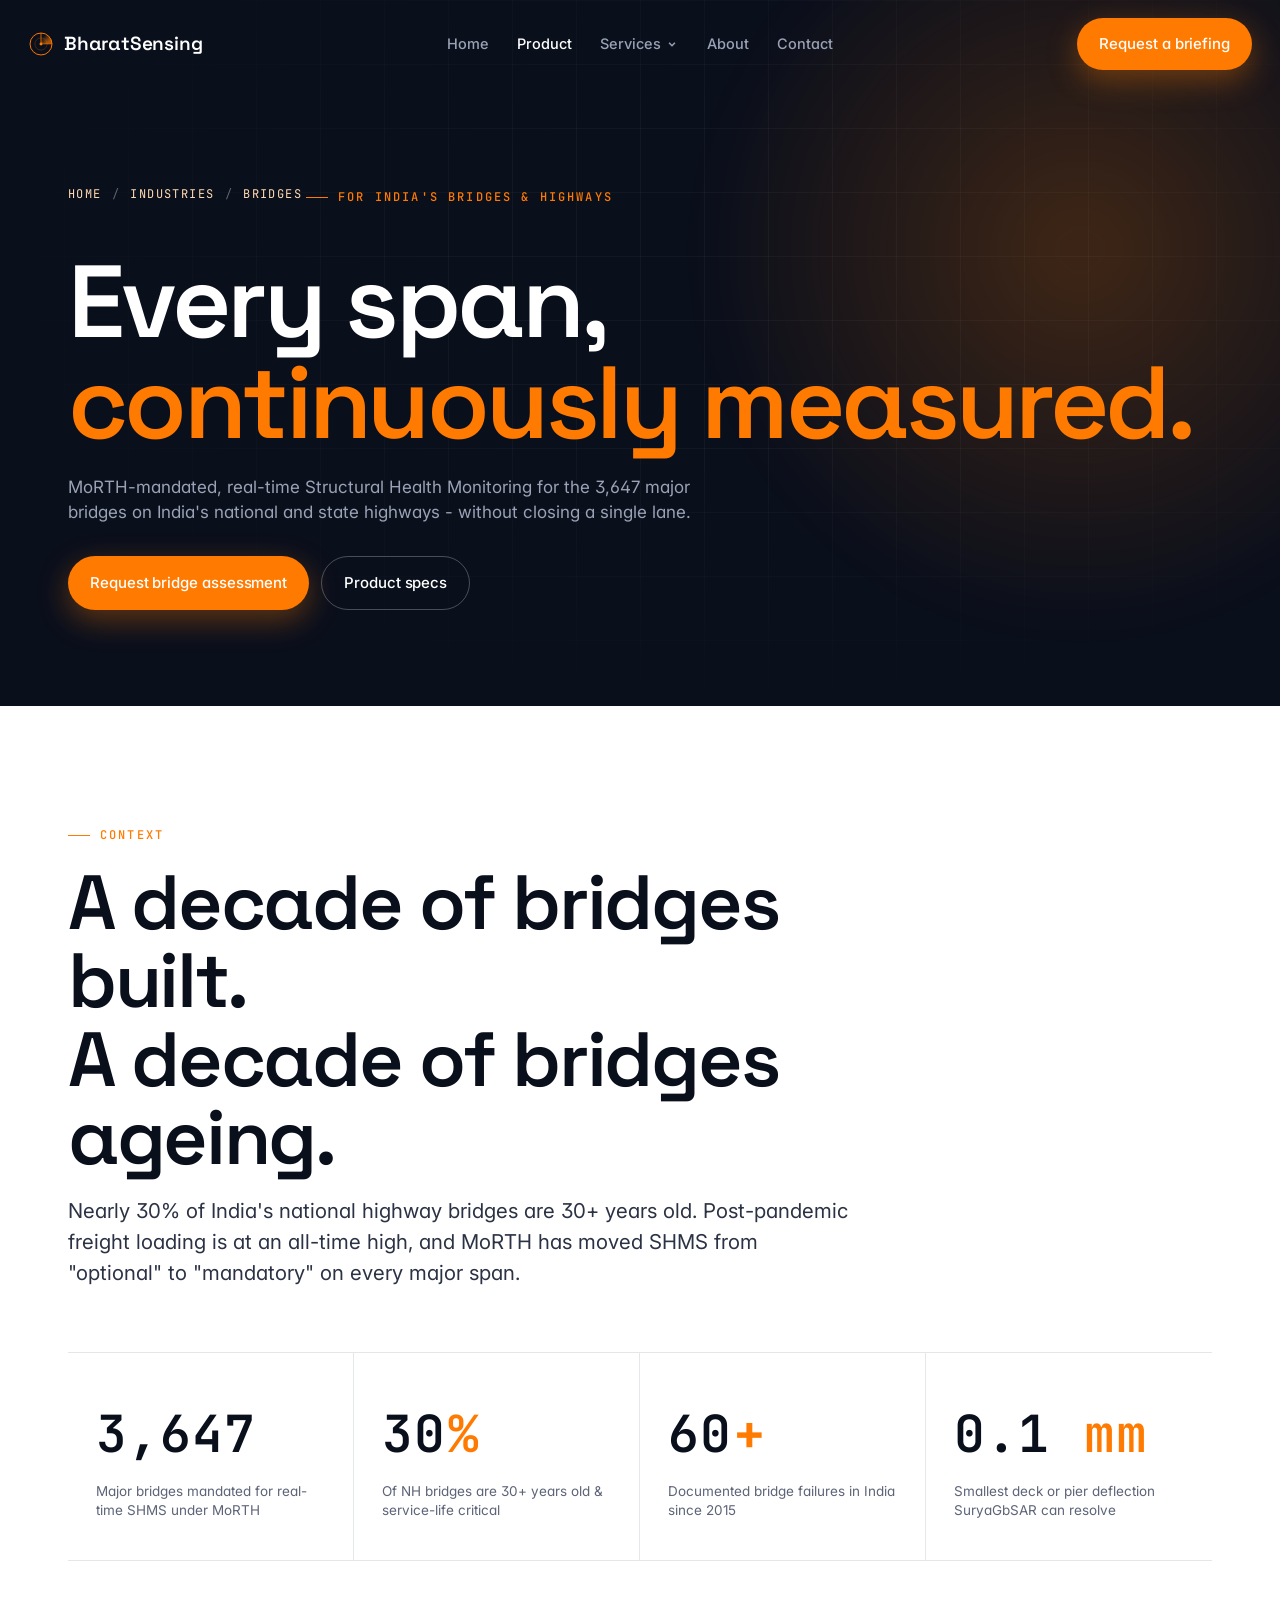
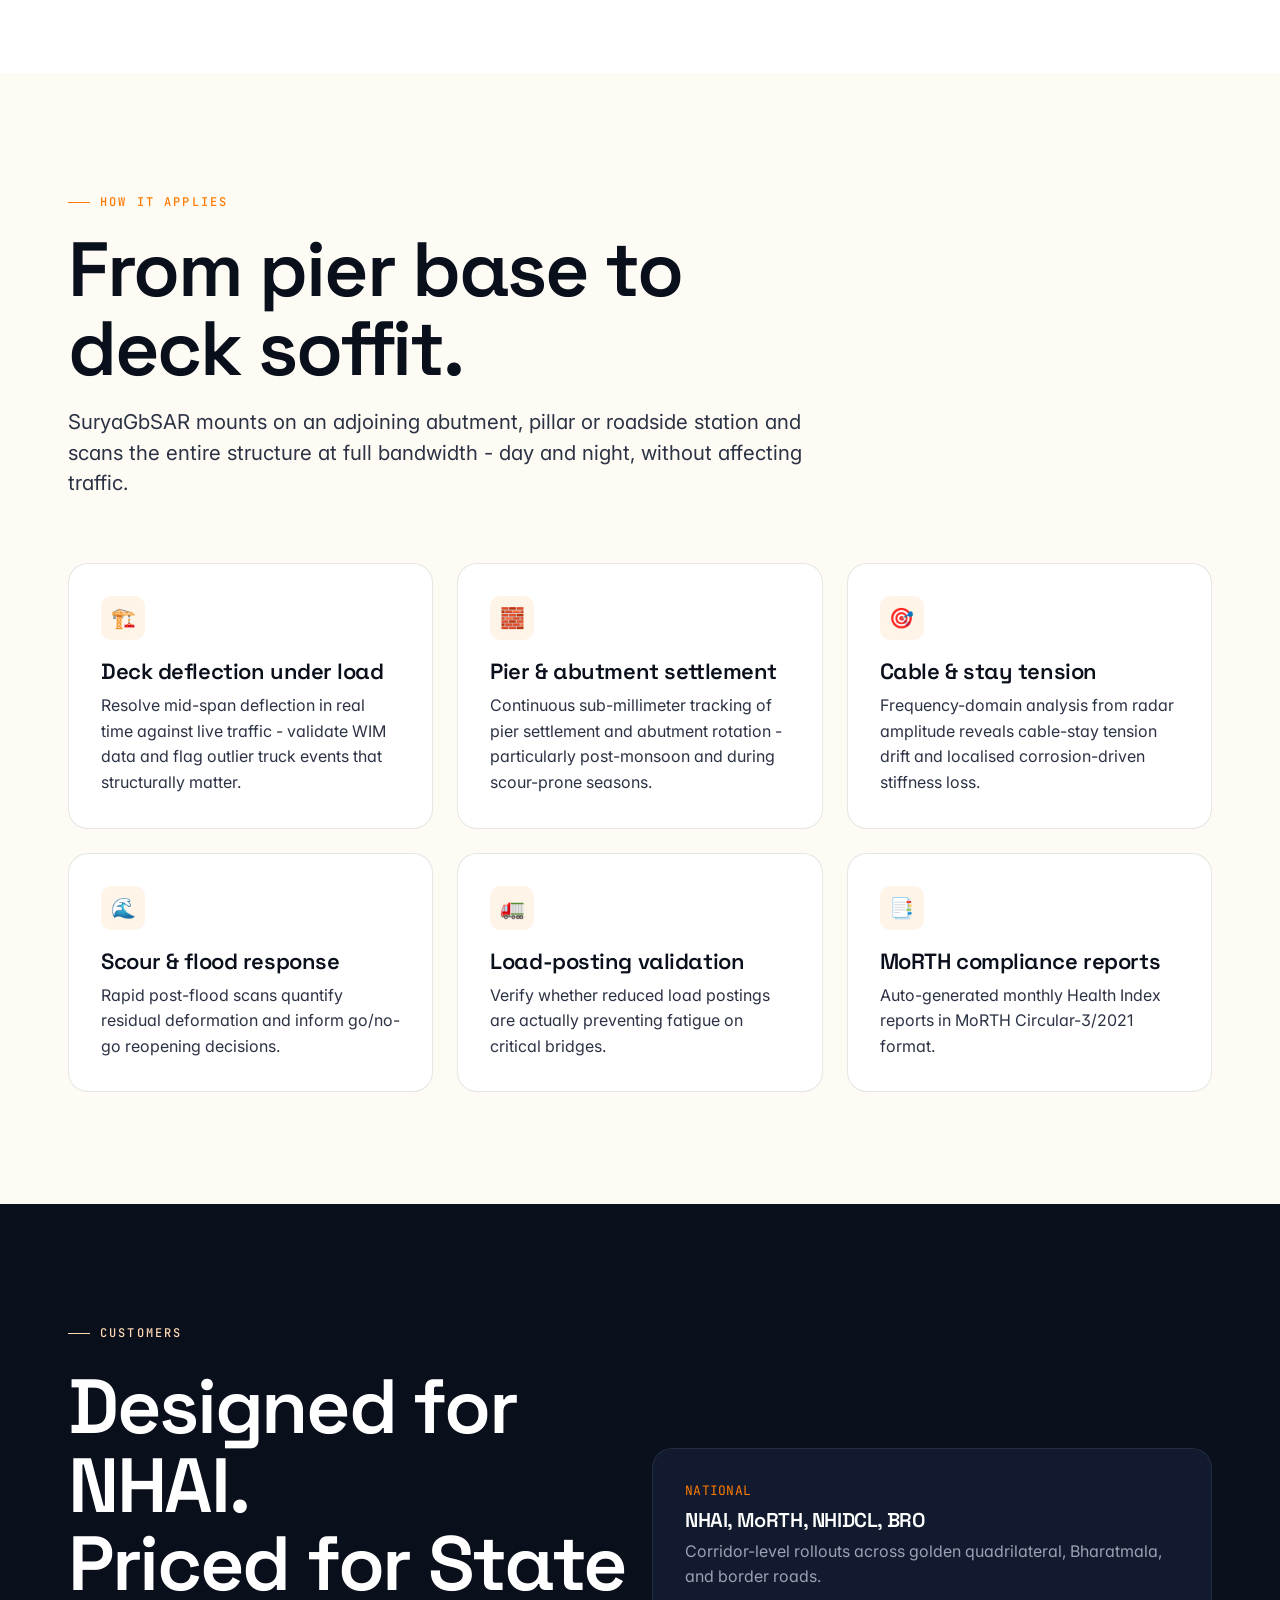
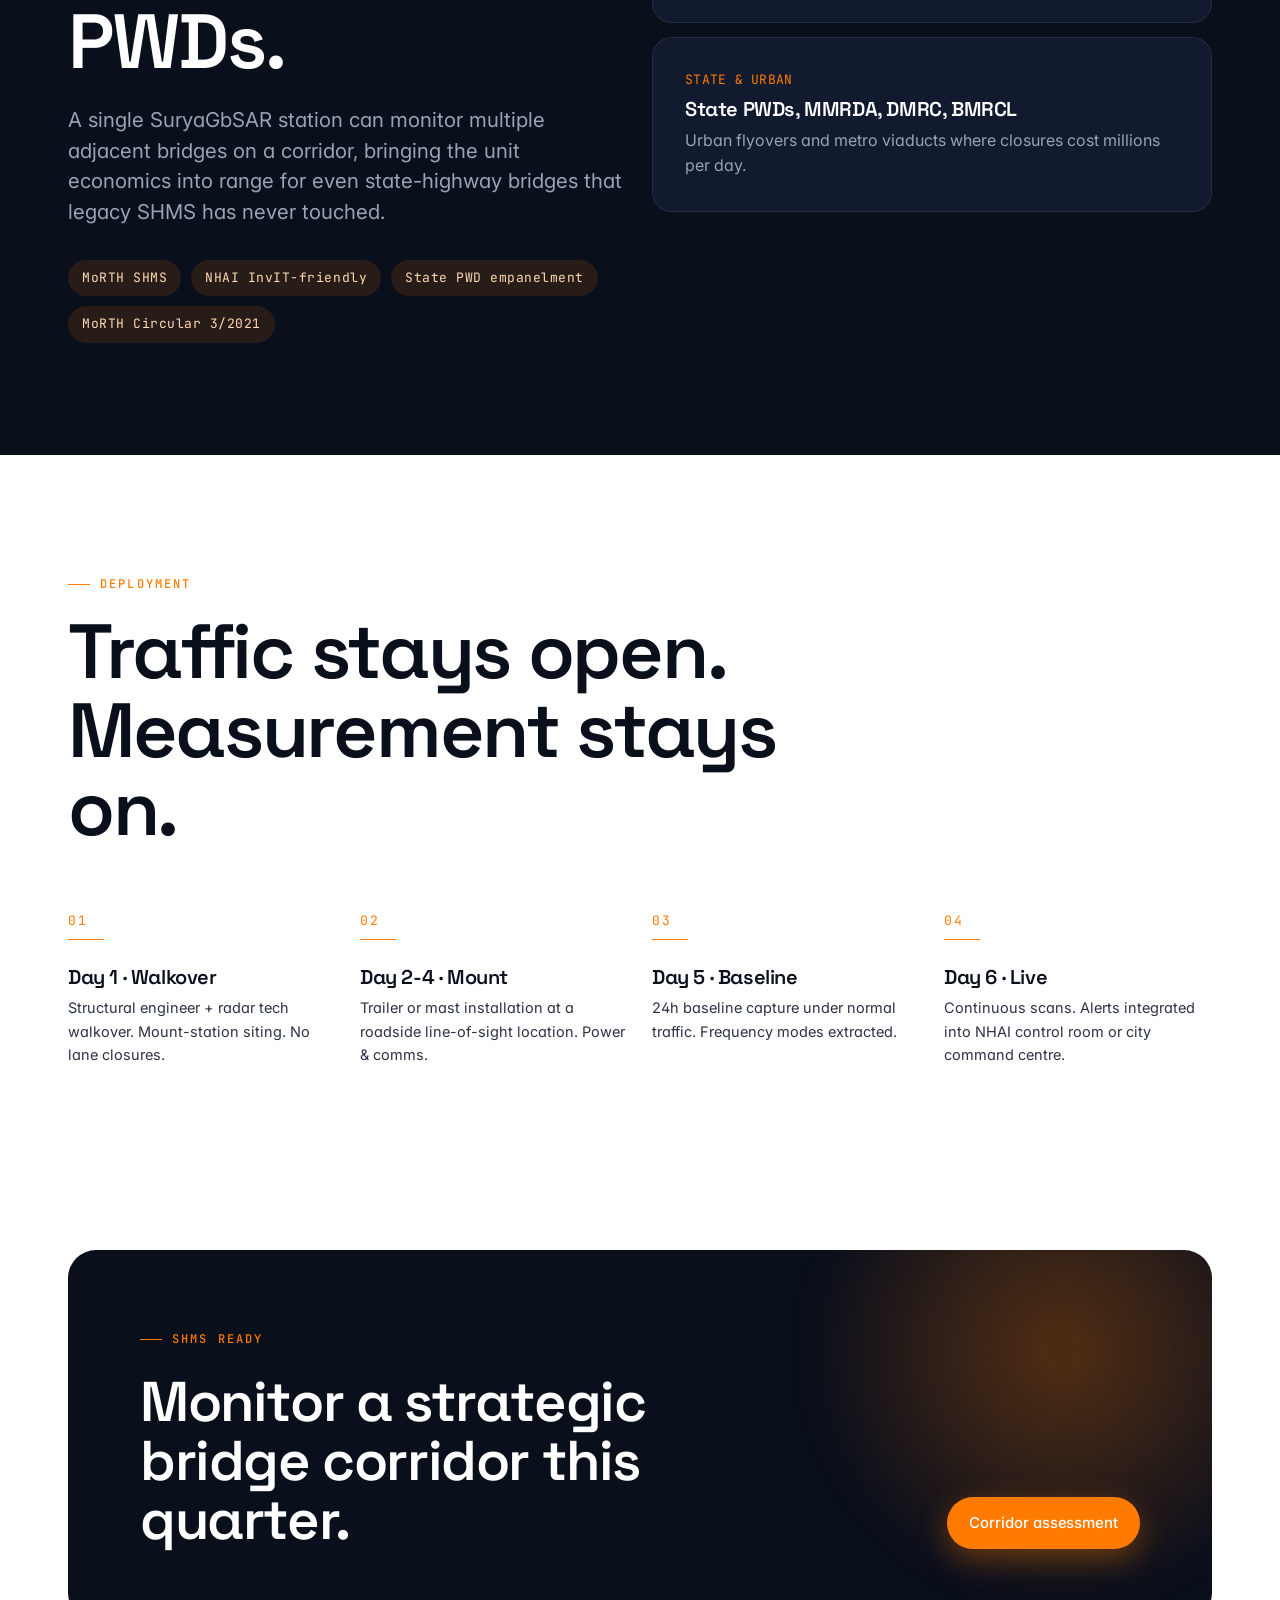
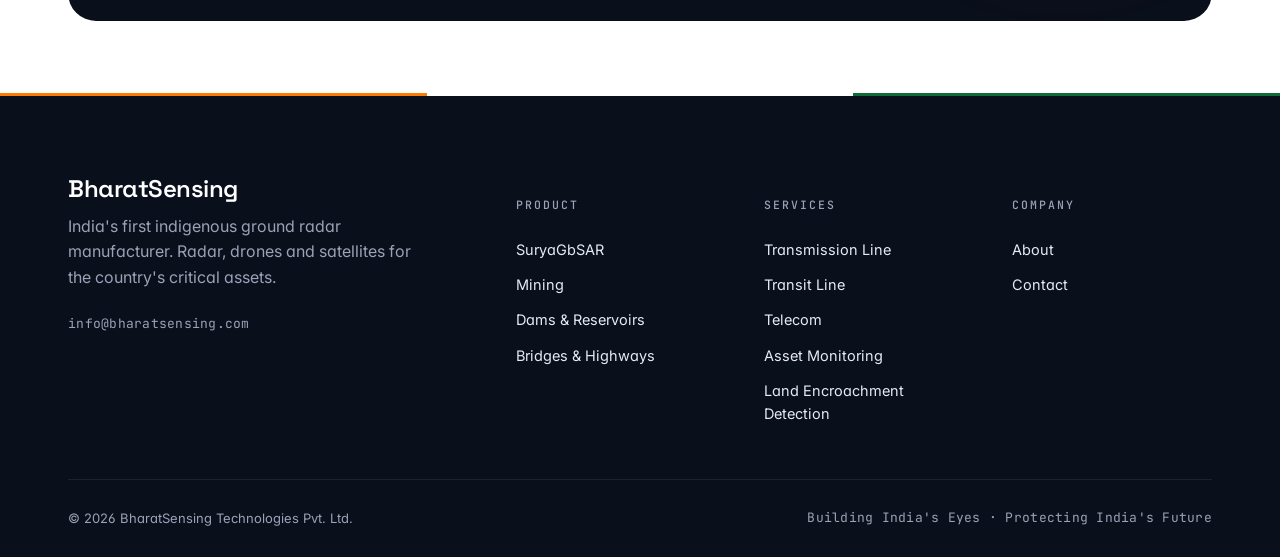
<file: bridges.html>
<!doctype html>
<html lang="en">
<head>
<meta charset="utf-8" />
<meta name="viewport" content="width=device-width,initial-scale=1" />
<title>Structural Health Monitoring for Bridges | BharatSensing</title>
<meta name="description" content="MoRTH-aligned, real-time structural health monitoring for India's major bridge network, built on indigenous ground-based radar." />
<link rel="canonical" href="https://bharatsensing.com/bridges.html" />
<meta name="theme-color" content="#0A0F1C" />
<meta name="robots" content="index,follow,max-image-preview:large,max-snippet:-1" />

<!-- Favicons: real crawlable files. A data: URI favicon is never indexed by search engines. -->
<link rel="icon" href="favicon.ico" sizes="any" />
<link rel="icon" type="image/svg+xml" href="assets/icon.svg" />
<link rel="icon" type="image/png" sizes="32x32" href="assets/icon-32.png" />
<link rel="icon" type="image/png" sizes="48x48" href="assets/icon-48.png" />
<link rel="icon" type="image/png" sizes="192x192" href="assets/icon-192.png" />
<link rel="apple-touch-icon" sizes="180x180" href="assets/apple-touch-icon.png" />
<link rel="manifest" href="site.webmanifest" />

<!-- Open Graph / Twitter -->
<meta property="og:type" content="website" />
<meta property="og:site_name" content="BharatSensing" />
<meta property="og:title" content="Structural Health Monitoring for Bridges | BharatSensing" />
<meta property="og:description" content="MoRTH-aligned, real-time structural health monitoring for India's major bridge network, built on indigenous ground-based radar." />
<meta property="og:url" content="https://bharatsensing.com/bridges.html" />
<meta property="og:image" content="https://bharatsensing.com/assets/og-cover.png" />
<meta property="og:image:width" content="1200" />
<meta property="og:image:height" content="630" />
<meta property="og:locale" content="en_IN" />
<meta name="twitter:card" content="summary_large_image" />
<meta name="twitter:title" content="Structural Health Monitoring for Bridges | BharatSensing" />
<meta name="twitter:description" content="MoRTH-aligned, real-time structural health monitoring for India's major bridge network, built on indigenous ground-based radar." />
<meta name="twitter:image" content="https://bharatsensing.com/assets/og-cover.png" />

<link rel="preconnect" href="https://fonts.googleapis.com">
<link rel="preconnect" href="https://fonts.gstatic.com" crossorigin>
<link rel="preconnect" href="https://api.fontshare.com" crossorigin>
<link href="https://fonts.googleapis.com/css2?family=Inter:wght@300;400;500;600;700&family=Space+Grotesk:wght@500;600;700&family=JetBrains+Mono:wght@400;500&display=swap" rel="stylesheet">
<link href="https://api.fontshare.com/v2/css?f[]=clash-display@500,600,700&display=swap" rel="stylesheet">
<link rel="stylesheet" href="styles.css" />

<script type="application/ld+json">
{
 "@context": "https://schema.org",
 "@type": "Organization",
 "@id": "https://bharatsensing.com/#organization",
 "name": "BharatSensing",
 "legalName": "BharatSensing Technologies Pvt. Ltd.",
 "url": "https://bharatsensing.com/",
 "logo": {
  "@type": "ImageObject",
  "url": "https://bharatsensing.com/assets/logo-512.png",
  "width": 512,
  "height": 512
 },
 "image": "https://bharatsensing.com/assets/og-cover.png",
 "description": "BharatSensing builds India's first indigenous ground-based synthetic aperture radar and delivers drone and satellite monitoring services for critical infrastructure and public assets.",
 "email": "info@bharatsensing.com",
 "foundingDate": "2024",
 "address": {
  "@type": "PostalAddress",
  "addressCountry": "IN"
 },
 "areaServed": {
  "@type": "Country",
  "name": "India"
 },
 "knowsAbout": [
  "Ground-based synthetic aperture radar",
  "Slope stability monitoring",
  "Structural health monitoring",
  "Drone survey",
  "Satellite imagery analysis",
  "Geospatial AI"
 ],
 "sameAs": [
  "https://www.linkedin.com/company/bharatsensing"
 ]
}
</script>
</head>
<body>

<header class="nav nav-dark">
 <div class="nav-inner">
 <a class="nav-logo" href="index.html" aria-label="BharatSensing home">
 <svg class="chakra" viewBox="0 0 64 64" fill="none" aria-hidden="true">
<defs><linearGradient id="bs-nav-sweep" x1="50%" y1="0%" x2="100%" y2="50%"><stop offset="0%" stop-color="#FF7A00" stop-opacity="0"/><stop offset="100%" stop-color="#FF7A00" stop-opacity="0.65"/></linearGradient></defs>
<circle cx="32" cy="32" r="27" stroke="#FF7A00" stroke-width="2.4"/>
<circle cx="32" cy="32" r="15" stroke="#FF7A00" stroke-width="1.2" stroke-opacity="0.45"/>
<path d="M32 32 L32 5 A27 27 0 0 1 59 32 Z" fill="url(#bs-nav-sweep)"/>
<line x1="32" y1="32" x2="32" y2="5" stroke="#FF7A00" stroke-width="2"/>
<line x1="32" y1="32" x2="59" y2="32" stroke="#FF7A00" stroke-width="2" stroke-opacity="0.55"/>
<circle cx="32" cy="32" r="3.6" fill="#FF7A00"/>
</svg>
 BharatSensing
 </a>
 <nav class="nav-menu" aria-label="Primary">
 <a href="index.html">Home</a>
 <a href="product.html" class="active">Product</a>

 <div class="has-sub">
 <a href="services.html" class="sub-trigger">Services</a>
 <button class="sub-toggle" aria-expanded="false" aria-haspopup="true" aria-label="Open services menu"><svg class="chev" viewBox="0 0 12 12" fill="none" stroke="currentColor" stroke-width="1.8" aria-hidden="true"><path d="M2.5 4.5 6 8l3.5-3.5"/></svg></button>
 <div class="sub-menu" role="menu">
 <div class="sub-head">GIS services</div>
 <a href="transmission.html" role="menuitem"><span class="ic"><svg viewBox="0 0 24 24" fill="none" stroke="currentColor" stroke-width="1.7" stroke-linecap="round" stroke-linejoin="round"><path d="M12 2v20"/><path d="M6.5 22 12 4l5.5 18"/><path d="M8 13h8M9 9h6"/><path d="M2 7c3.4 2.6 6.6 2.6 10 0M22 7c-3.4 2.6-6.6 2.6-10 0"/></svg></span><span>Transmission Line<span class="desc">Thermal hotspot detection, sag and tension</span></span></a>
 <a href="transit.html" role="menuitem"><span class="ic"><svg viewBox="0 0 24 24" fill="none" stroke="currentColor" stroke-width="1.7" stroke-linecap="round" stroke-linejoin="round"><path d="M4 21 9 3M20 21 15 3"/><path d="M3.6 7.5h16.8M4.9 12.6h14.2M6.2 17.7h11.6"/></svg></span><span>Transit Line<span class="desc">Corridor and track-side asset intelligence</span></span></a>
 <a href="telecom.html" role="menuitem"><span class="ic"><svg viewBox="0 0 24 24" fill="none" stroke="currentColor" stroke-width="1.7" stroke-linecap="round" stroke-linejoin="round"><path d="M9 22 12 7l3 15"/><path d="M9.8 18h4.4"/><path d="M8.6 5.4a5 5 0 0 1 6.8 0M6 3a9 9 0 0 1 12 0"/><circle cx="12" cy="7" r="1.1"/></svg></span><span>Telecom<span class="desc">Tower digital twins and rollout validation</span></span></a>
 <a href="asset-monitoring.html" role="menuitem"><span class="ic"><svg viewBox="0 0 24 24" fill="none" stroke="currentColor" stroke-width="1.7" stroke-linecap="round" stroke-linejoin="round"><path d="M4 20.5h16"/><path d="M9.6 20.5v-4.4h4.8v4.4"/><path d="M6.6 12.4a7.5 7.5 0 0 1 10.8 0"/><path d="M3.4 7.9a12 12 0 0 1 17.2 0"/><circle cx="12" cy="4.1" r="1.25"/></svg></span><span>Asset Monitoring<span class="desc">Field, drone and satellite on one record</span></span></a>
 <a href="encroachment.html" role="menuitem"><span class="ic"><svg viewBox="0 0 24 24" fill="none" stroke="currentColor" stroke-width="1.7" stroke-linecap="round" stroke-linejoin="round"><rect x="3.2" y="4.2" width="17.6" height="15.6" rx="1.6"/><path d="M3.2 10.4h17.6M3.2 15.2h17.6M9.6 4.2v15.6M15.2 4.2v15.6"/><path d="M10.4 14.6v-2.4l1.8-1.3 1.8 1.3v2.4z" fill="currentColor" stroke="none"/></svg></span><span>Land Encroachment Detection<span class="desc">AI assessment at land-parcel level</span></span></a>
 <div class="sub-sep"></div>
 <a href="services.html" role="menuitem"><span>All GIS services<span class="desc">How the capability stack fits together</span></span></a>
 </div>
 </div>

 <a href="about.html">About</a>
 <a href="contact.html">Contact</a>
 </nav>
 <div class="nav-cta">
 <a href="contact.html" class="btn btn-primary">Request a briefing</a>
 <button class="nav-toggle" aria-label="Toggle menu" aria-expanded="false">
 <svg width="18" height="18" viewBox="0 0 24 24" fill="none" stroke="currentColor" stroke-width="2"><line x1="3" y1="7" x2="21" y2="7"/><line x1="3" y1="12" x2="21" y2="12"/><line x1="3" y1="17" x2="21" y2="17"/></svg>
 </button>
 </div>
 </div>
</header>

<section class="page-hero">
 <div class="hero-bg"><div class="hero-grid"></div><div class="hero-glow"></div></div>
 <div class="container">
 <div class="breadcrumb"><a href="index.html">Home</a><span class="sep">/</span><span>Industries</span><span class="sep">/</span><span>Bridges</span></div>
 <span class="eyebrow">For India's Bridges &amp; Highways</span>
 <h1 class="display-xl mt-24">Every span,<br/><span style="color:var(--saffron)">continuously measured.</span></h1>
 <p class="lede">MoRTH-mandated, real-time Structural Health Monitoring for the 3,647 major bridges
 on India's national and state highways - without closing a single lane.</p>
 <div class="hero-cta">
 <a href="contact.html" class="btn btn-primary">Request bridge assessment</a>
 <a href="product.html" class="btn btn-outline">Product specs</a>
 </div>
 </div>
</section>

<section class="section">
 <div class="container">
 <div class="section-header reveal">
 <span class="eyebrow">Context</span>
 <h2 class="display-lg">A decade of bridges built.<br/>A decade of bridges ageing.</h2>
 <p class="lede">Nearly 30% of India's national highway bridges are 30+ years old. Post-pandemic
 freight loading is at an all-time high, and MoRTH has moved SHMS from "optional" to
 "mandatory" on every major span.</p>
 </div>
 <div class="stats reveal">
 <div class="stat"><div class="stat-num"><span class="mono">3,647</span></div><div class="stat-label">Major bridges mandated for real-time SHMS under MoRTH</div></div>
 <div class="stat"><div class="stat-num"><span class="mono">30<span class="unit">%</span></span></div><div class="stat-label">Of NH bridges are 30+ years old &amp; service-life critical</div></div>
 <div class="stat"><div class="stat-num"><span class="mono">60<span class="unit">+</span></span></div><div class="stat-label">Documented bridge failures in India since 2015</div></div>
 <div class="stat"><div class="stat-num"><span class="mono">0.1<span class="unit"> mm</span></span></div><div class="stat-label">Smallest deck or pier deflection SuryaGbSAR can resolve</div></div>
 </div>
 </div>
</section>

<section class="section section-cream">
 <div class="container">
 <div class="section-header reveal">
 <span class="eyebrow">How It Applies</span>
 <h2 class="display-lg">From pier base to deck soffit.</h2>
 <p class="lede">SuryaGbSAR mounts on an adjoining abutment, pillar or roadside station and
 scans the entire structure at full bandwidth - day and night, without affecting traffic.</p>
 </div>
 <div class="grid grid-3 reveal">
 <article class="card"><div class="card-icon">🏗️</div><h3>Deck deflection under load</h3><p>Resolve mid-span deflection in real time against live traffic - validate WIM data and
 flag outlier truck events that structurally matter.</p></article>
 <article class="card"><div class="card-icon">🧱</div><h3>Pier &amp; abutment settlement</h3><p>Continuous sub-millimeter tracking of pier settlement and abutment rotation -
 particularly post-monsoon and during scour-prone seasons.</p></article>
 <article class="card"><div class="card-icon">🎯</div><h3>Cable &amp; stay tension</h3><p>Frequency-domain analysis from radar amplitude reveals cable-stay tension drift
 and localised corrosion-driven stiffness loss.</p></article>
 <article class="card"><div class="card-icon">🌊</div><h3>Scour &amp; flood response</h3><p>Rapid post-flood scans quantify residual deformation and inform go/no-go
 reopening decisions.</p></article>
 <article class="card"><div class="card-icon">🚛</div><h3>Load-posting validation</h3><p>Verify whether reduced load postings are actually preventing fatigue on critical
 bridges.</p></article>
 <article class="card"><div class="card-icon">📑</div><h3>MoRTH compliance reports</h3><p>Auto-generated monthly Health Index reports in MoRTH Circular-3/2021 format.</p></article>
 </div>
 </div>
</section>

<section class="section section-dark">
 <div class="container grid grid-2" style="align-items:center">
 <div class="reveal">
 <span class="eyebrow">Customers</span>
 <h2 class="display-lg mt-24">Designed for NHAI.<br/>Priced for State PWDs.</h2>
 <p class="lede mt-24">A single SuryaGbSAR station can monitor multiple adjacent bridges on a
 corridor, bringing the unit economics into range for even state-highway bridges that
 legacy SHMS has never touched.</p>
 <div class="pills mt-32">
 <span class="pill">MoRTH SHMS</span>
 <span class="pill">NHAI InvIT-friendly</span>
 <span class="pill">State PWD empanelment</span>
 <span class="pill">MoRTH Circular 3/2021</span>
 </div>
 </div>
 <div class="reveal">
 <div class="grid" style="gap:14px">
 <div class="card card-dark"><div class="mono small" style="color:var(--saffron)">NATIONAL</div><h4 class="mt-8" style="font-family:var(--font-display);font-size:20px">NHAI, MoRTH, NHIDCL, BRO</h4><p class="mt-8">Corridor-level rollouts across golden quadrilateral, Bharatmala, and border roads.</p></div>
 <div class="card card-dark"><div class="mono small" style="color:var(--saffron)">STATE &amp; URBAN</div><h4 class="mt-8" style="font-family:var(--font-display);font-size:20px">State PWDs, MMRDA, DMRC, BMRCL</h4><p class="mt-8">Urban flyovers and metro viaducts where closures cost millions per day.</p></div>
 </div>
 </div>
 </div>
</section>

<section class="section">
 <div class="container">
 <div class="section-header reveal">
 <span class="eyebrow">Deployment</span>
 <h2 class="display-lg">Traffic stays open.<br/>Measurement stays on.</h2>
 </div>
 <div class="process reveal">
 <div class="process-step"><h4>Day 1 · Walkover</h4><p>Structural engineer + radar tech walkover. Mount-station siting. No lane closures.</p></div>
 <div class="process-step"><h4>Day 2-4 · Mount</h4><p>Trailer or mast installation at a roadside line-of-sight location. Power &amp; comms.</p></div>
 <div class="process-step"><h4>Day 5 · Baseline</h4><p>24h baseline capture under normal traffic. Frequency modes extracted.</p></div>
 <div class="process-step"><h4>Day 6 · Live</h4><p>Continuous scans. Alerts integrated into NHAI control room or city command centre.</p></div>
 </div>
 </div>
</section>

<section class="section-tight">
 <div class="container">
 <div class="cta-band reveal">
 <div class="glow"></div>
 <div class="row">
 <div><span class="eyebrow">SHMS ready</span><h2 class="display-md mt-24">Monitor a strategic<br/>bridge corridor this quarter.</h2></div>
 <div class="actions"><a href="contact.html" class="btn btn-primary">Corridor assessment</a></div>
 </div>
 </div>
 </div>
</section>

<div class="tricolor"><span></span><span></span><span></span></div>
<footer>
 <div class="container">
 <div class="footer-grid">
 <div class="footer-brand">
 <h3>BharatSensing</h3>
 <p>India's first indigenous ground radar manufacturer. Radar, drones and satellites for the country's critical assets.</p>
 <p class="mono small mt-24" style="color:var(--fg-on-dark-muted)">info@bharatsensing.com</p>
 </div>
 <div class="footer-col">
 <h5>Product</h5>
 <a href="product.html">SuryaGbSAR</a>
 <a href="mining.html">Mining</a>
 <a href="dams.html">Dams &amp; Reservoirs</a>
 <a href="bridges.html">Bridges &amp; Highways</a>
 </div>
 <div class="footer-col">
 <h5>Services</h5>
 <a href="transmission.html">Transmission Line</a>
 <a href="transit.html">Transit Line</a>
 <a href="telecom.html">Telecom</a>
 <a href="asset-monitoring.html">Asset Monitoring</a>
 <a href="encroachment.html">Land Encroachment Detection</a>
 </div>
 <div class="footer-col">
 <h5>Company</h5>
 <a href="about.html">About</a>
 <a href="contact.html">Contact</a>
 </div>
 </div>
 <div class="footer-bottom">
 <span>&copy; <span id="year">2026</span> BharatSensing Technologies Pvt. Ltd.</span>
 <span class="mono">Building India's Eyes &middot; Protecting India's Future</span>
 </div>
 </div>
</footer>
<script src="app.js"></script>
</body></html>
</file>
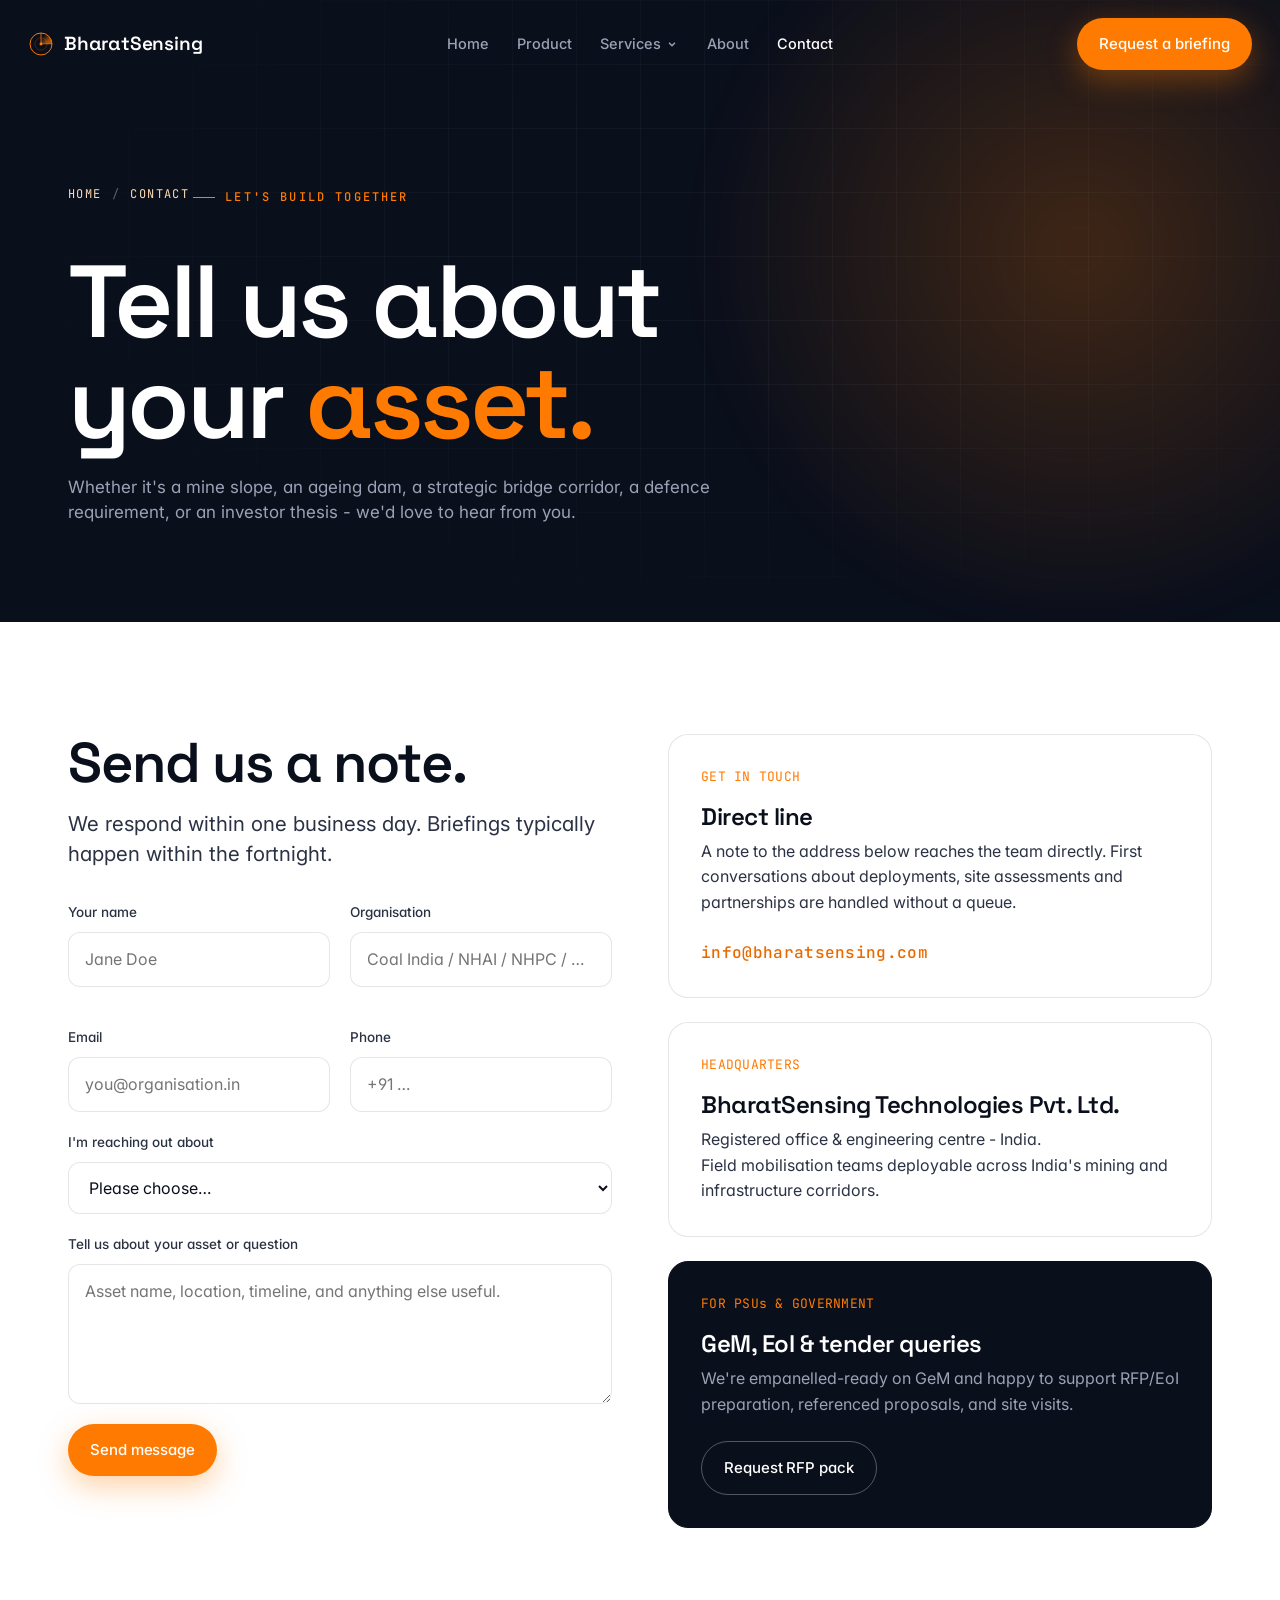
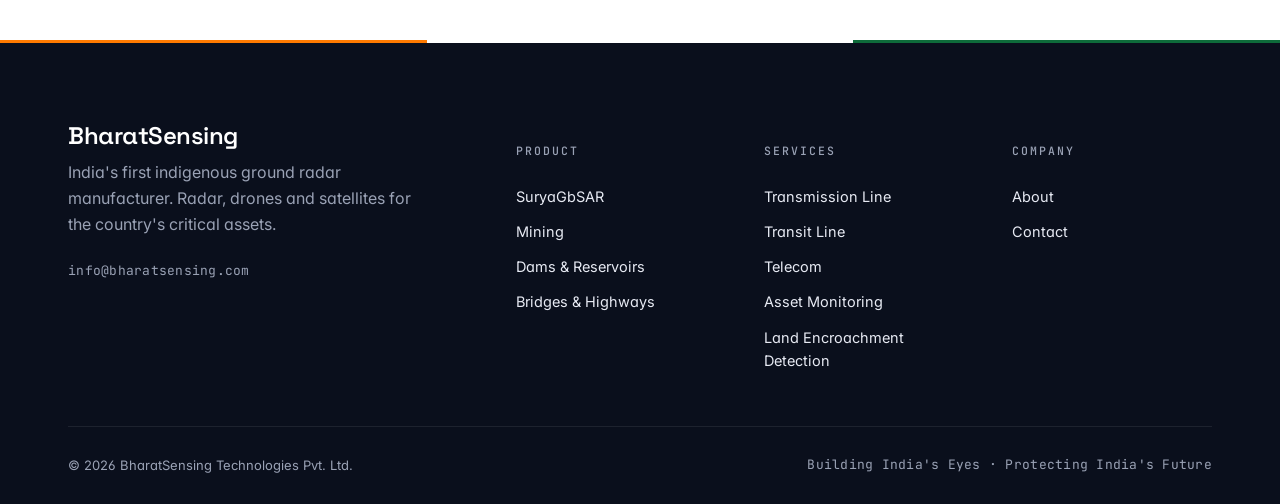
<file: contact.html>
<!doctype html>
<html lang="en">
<head>
<meta charset="utf-8" />
<meta name="viewport" content="width=device-width,initial-scale=1" />
<title>Contact BharatSensing — Request a Briefing</title>
<meta name="description" content="Request a briefing or a site assessment from the BharatSensing team." />
<link rel="canonical" href="https://bharatsensing.com/contact.html" />
<meta name="theme-color" content="#0A0F1C" />
<meta name="robots" content="index,follow,max-image-preview:large,max-snippet:-1" />

<!-- Favicons: real crawlable files. A data: URI favicon is never indexed by search engines. -->
<link rel="icon" href="favicon.ico" sizes="any" />
<link rel="icon" type="image/svg+xml" href="assets/icon.svg" />
<link rel="icon" type="image/png" sizes="32x32" href="assets/icon-32.png" />
<link rel="icon" type="image/png" sizes="48x48" href="assets/icon-48.png" />
<link rel="icon" type="image/png" sizes="192x192" href="assets/icon-192.png" />
<link rel="apple-touch-icon" sizes="180x180" href="assets/apple-touch-icon.png" />
<link rel="manifest" href="site.webmanifest" />

<!-- Open Graph / Twitter -->
<meta property="og:type" content="website" />
<meta property="og:site_name" content="BharatSensing" />
<meta property="og:title" content="Contact BharatSensing — Request a Briefing" />
<meta property="og:description" content="Request a briefing or a site assessment from the BharatSensing team." />
<meta property="og:url" content="https://bharatsensing.com/contact.html" />
<meta property="og:image" content="https://bharatsensing.com/assets/og-cover.png" />
<meta property="og:image:width" content="1200" />
<meta property="og:image:height" content="630" />
<meta property="og:locale" content="en_IN" />
<meta name="twitter:card" content="summary_large_image" />
<meta name="twitter:title" content="Contact BharatSensing — Request a Briefing" />
<meta name="twitter:description" content="Request a briefing or a site assessment from the BharatSensing team." />
<meta name="twitter:image" content="https://bharatsensing.com/assets/og-cover.png" />

<link rel="preconnect" href="https://fonts.googleapis.com">
<link rel="preconnect" href="https://fonts.gstatic.com" crossorigin>
<link rel="preconnect" href="https://api.fontshare.com" crossorigin>
<link href="https://fonts.googleapis.com/css2?family=Inter:wght@300;400;500;600;700&family=Space+Grotesk:wght@500;600;700&family=JetBrains+Mono:wght@400;500&display=swap" rel="stylesheet">
<link href="https://api.fontshare.com/v2/css?f[]=clash-display@500,600,700&display=swap" rel="stylesheet">
<link rel="stylesheet" href="styles.css" />

<script type="application/ld+json">
{
 "@context": "https://schema.org",
 "@type": "Organization",
 "@id": "https://bharatsensing.com/#organization",
 "name": "BharatSensing",
 "legalName": "BharatSensing Technologies Pvt. Ltd.",
 "url": "https://bharatsensing.com/",
 "logo": {
  "@type": "ImageObject",
  "url": "https://bharatsensing.com/assets/logo-512.png",
  "width": 512,
  "height": 512
 },
 "image": "https://bharatsensing.com/assets/og-cover.png",
 "description": "BharatSensing builds India's first indigenous ground-based synthetic aperture radar and delivers drone and satellite monitoring services for critical infrastructure and public assets.",
 "email": "info@bharatsensing.com",
 "foundingDate": "2024",
 "address": {
  "@type": "PostalAddress",
  "addressCountry": "IN"
 },
 "areaServed": {
  "@type": "Country",
  "name": "India"
 },
 "knowsAbout": [
  "Ground-based synthetic aperture radar",
  "Slope stability monitoring",
  "Structural health monitoring",
  "Drone survey",
  "Satellite imagery analysis",
  "Geospatial AI"
 ],
 "sameAs": [
  "https://www.linkedin.com/company/bharatsensing"
 ]
}
</script>
</head>
<body>

<header class="nav nav-dark">
 <div class="nav-inner">
 <a class="nav-logo" href="index.html" aria-label="BharatSensing home">
 <svg class="chakra" viewBox="0 0 64 64" fill="none" aria-hidden="true">
<defs><linearGradient id="bs-nav-sweep" x1="50%" y1="0%" x2="100%" y2="50%"><stop offset="0%" stop-color="#FF7A00" stop-opacity="0"/><stop offset="100%" stop-color="#FF7A00" stop-opacity="0.65"/></linearGradient></defs>
<circle cx="32" cy="32" r="27" stroke="#FF7A00" stroke-width="2.4"/>
<circle cx="32" cy="32" r="15" stroke="#FF7A00" stroke-width="1.2" stroke-opacity="0.45"/>
<path d="M32 32 L32 5 A27 27 0 0 1 59 32 Z" fill="url(#bs-nav-sweep)"/>
<line x1="32" y1="32" x2="32" y2="5" stroke="#FF7A00" stroke-width="2"/>
<line x1="32" y1="32" x2="59" y2="32" stroke="#FF7A00" stroke-width="2" stroke-opacity="0.55"/>
<circle cx="32" cy="32" r="3.6" fill="#FF7A00"/>
</svg>
 BharatSensing
 </a>
 <nav class="nav-menu" aria-label="Primary">
 <a href="index.html">Home</a>
 <a href="product.html">Product</a>

 <div class="has-sub">
 <a href="services.html" class="sub-trigger">Services</a>
 <button class="sub-toggle" aria-expanded="false" aria-haspopup="true" aria-label="Open services menu"><svg class="chev" viewBox="0 0 12 12" fill="none" stroke="currentColor" stroke-width="1.8" aria-hidden="true"><path d="M2.5 4.5 6 8l3.5-3.5"/></svg></button>
 <div class="sub-menu" role="menu">
 <div class="sub-head">GIS services</div>
 <a href="transmission.html" role="menuitem"><span class="ic"><svg viewBox="0 0 24 24" fill="none" stroke="currentColor" stroke-width="1.7" stroke-linecap="round" stroke-linejoin="round"><path d="M12 2v20"/><path d="M6.5 22 12 4l5.5 18"/><path d="M8 13h8M9 9h6"/><path d="M2 7c3.4 2.6 6.6 2.6 10 0M22 7c-3.4 2.6-6.6 2.6-10 0"/></svg></span><span>Transmission Line<span class="desc">Thermal hotspot detection, sag and tension</span></span></a>
 <a href="transit.html" role="menuitem"><span class="ic"><svg viewBox="0 0 24 24" fill="none" stroke="currentColor" stroke-width="1.7" stroke-linecap="round" stroke-linejoin="round"><path d="M4 21 9 3M20 21 15 3"/><path d="M3.6 7.5h16.8M4.9 12.6h14.2M6.2 17.7h11.6"/></svg></span><span>Transit Line<span class="desc">Corridor and track-side asset intelligence</span></span></a>
 <a href="telecom.html" role="menuitem"><span class="ic"><svg viewBox="0 0 24 24" fill="none" stroke="currentColor" stroke-width="1.7" stroke-linecap="round" stroke-linejoin="round"><path d="M9 22 12 7l3 15"/><path d="M9.8 18h4.4"/><path d="M8.6 5.4a5 5 0 0 1 6.8 0M6 3a9 9 0 0 1 12 0"/><circle cx="12" cy="7" r="1.1"/></svg></span><span>Telecom<span class="desc">Tower digital twins and rollout validation</span></span></a>
 <a href="asset-monitoring.html" role="menuitem"><span class="ic"><svg viewBox="0 0 24 24" fill="none" stroke="currentColor" stroke-width="1.7" stroke-linecap="round" stroke-linejoin="round"><path d="M4 20.5h16"/><path d="M9.6 20.5v-4.4h4.8v4.4"/><path d="M6.6 12.4a7.5 7.5 0 0 1 10.8 0"/><path d="M3.4 7.9a12 12 0 0 1 17.2 0"/><circle cx="12" cy="4.1" r="1.25"/></svg></span><span>Asset Monitoring<span class="desc">Field, drone and satellite on one record</span></span></a>
 <a href="encroachment.html" role="menuitem"><span class="ic"><svg viewBox="0 0 24 24" fill="none" stroke="currentColor" stroke-width="1.7" stroke-linecap="round" stroke-linejoin="round"><rect x="3.2" y="4.2" width="17.6" height="15.6" rx="1.6"/><path d="M3.2 10.4h17.6M3.2 15.2h17.6M9.6 4.2v15.6M15.2 4.2v15.6"/><path d="M10.4 14.6v-2.4l1.8-1.3 1.8 1.3v2.4z" fill="currentColor" stroke="none"/></svg></span><span>Land Encroachment Detection<span class="desc">AI assessment at land-parcel level</span></span></a>
 <div class="sub-sep"></div>
 <a href="services.html" role="menuitem"><span>All GIS services<span class="desc">How the capability stack fits together</span></span></a>
 </div>
 </div>

 <a href="about.html">About</a>
 <a href="contact.html" class="active">Contact</a>
 </nav>
 <div class="nav-cta">
 <a href="contact.html" class="btn btn-primary">Request a briefing</a>
 <button class="nav-toggle" aria-label="Toggle menu" aria-expanded="false">
 <svg width="18" height="18" viewBox="0 0 24 24" fill="none" stroke="currentColor" stroke-width="2"><line x1="3" y1="7" x2="21" y2="7"/><line x1="3" y1="12" x2="21" y2="12"/><line x1="3" y1="17" x2="21" y2="17"/></svg>
 </button>
 </div>
 </div>
</header>

<section class="page-hero">
 <div class="hero-bg"><div class="hero-grid"></div><div class="hero-glow"></div></div>
 <div class="container">
 <div class="breadcrumb"><a href="index.html">Home</a><span class="sep">/</span><span>Contact</span></div>
 <span class="eyebrow">Let's Build Together</span>
 <h1 class="display-xl mt-24">Tell us about<br/>your <span style="color:var(--saffron)">asset.</span></h1>
 <p class="lede">Whether it's a mine slope, an ageing dam, a strategic bridge corridor, a defence
 requirement, or an investor thesis - we'd love to hear from you.</p>
 </div>
</section>

<section class="section">
 <div class="container grid grid-2" style="gap:56px">
 <div class="reveal">
 <h2 class="display-md">Send us a note.</h2>
 <p class="lede mt-16">We respond within one business day. Briefings typically happen within the
 fortnight.</p>

 <form class="mt-32" onsubmit="return handleContact(event)">
 <div class="form-grid">
 <div class="field"><label for="name">Your name</label><input id="name" name="name" type="text" required placeholder="Jane Doe"></div>
 <div class="field"><label for="org">Organisation</label><input id="org" name="org" type="text" required placeholder="Coal India / NHAI / NHPC / …"></div>
 <div class="field"><label for="email">Email</label><input id="email" name="email" type="email" required placeholder="you@organisation.in"></div>
 <div class="field"><label for="phone">Phone</label><input id="phone" name="phone" type="tel" placeholder="+91 …"></div>
 </div>
 <div class="field"><label for="topic">I'm reaching out about</label>
 <select id="topic" name="topic" required>
 <option value="">Please choose…</option>
 <option>Mining - slope stability</option>
 <option>Dam - structural monitoring</option>
 <option>Bridge - SHMS</option>
 <option>Defence / MoD</option>
 <option>Investment / Partnership</option>
 <option>Media</option>
 <option>General</option>
 </select>
 </div>
 <div class="field"><label for="msg">Tell us about your asset or question</label>
 <textarea id="msg" name="msg" required placeholder="Asset name, location, timeline, and anything else useful."></textarea>
 </div>
 <button type="submit" class="btn btn-primary">Send message</button>
 <p id="formOk" class="mono small mt-16" style="color:var(--india-green);display:none">Thank you. Your message has been sent.</p>
 </form>
 </div>

 <aside class="reveal">
 <div style="position:sticky;top:100px">
 <div class="card" style="padding:32px">
 <div class="mono small" style="color:var(--saffron)">GET IN TOUCH</div>
 <h3 class="mt-16" style="font-size:24px">Direct line</h3>
 <p class="mt-8">A note to the address below reaches the team directly. First conversations about
 deployments, site assessments and partnerships are handled without a queue.</p>
 <p class="mt-24 mono" style="color:var(--ink);font-weight:500">
 <a href="mailto:info@bharatsensing.com" style="color:var(--saffron-600)">info@bharatsensing.com</a></p>
 </div>

 <div class="card mt-24" style="padding:32px">
 <div class="mono small" style="color:var(--saffron)">HEADQUARTERS</div>
 <h3 class="mt-16" style="font-size:24px">BharatSensing Technologies Pvt. Ltd.</h3>
 <p class="mt-8">Registered office &amp; engineering centre - India.<br/>
 Field mobilisation teams deployable across India's mining and infrastructure corridors.</p>
 </div>

 <div class="card mt-24" style="padding:32px;background:var(--ink);color:#fff;border-color:var(--ink)">
 <div class="mono small" style="color:var(--saffron)">FOR PSUs &amp; GOVERNMENT</div>
 <h3 class="mt-16" style="color:#fff;font-size:24px">GeM, EoI &amp; tender queries</h3>
 <p class="mt-8" style="color:var(--fg-on-dark-muted)">We're empanelled-ready on GeM and happy
 to support RFP/EoI preparation, referenced proposals, and site visits.</p>
 <a href="mailto:info@bharatsensing.com?subject=Government%20%2F%20PSU%20Inquiry" class="btn btn-outline mt-24" style="color:#fff;border-color:rgba(255,255,255,0.3)">Request RFP pack</a>
 </div>
 </div>
 </aside>
 </div>
</section>

<div class="tricolor"><span></span><span></span><span></span></div>
<footer>
 <div class="container">
 <div class="footer-grid">
 <div class="footer-brand">
 <h3>BharatSensing</h3>
 <p>India's first indigenous ground radar manufacturer. Radar, drones and satellites for the country's critical assets.</p>
 <p class="mono small mt-24" style="color:var(--fg-on-dark-muted)">info@bharatsensing.com</p>
 </div>
 <div class="footer-col">
 <h5>Product</h5>
 <a href="product.html">SuryaGbSAR</a>
 <a href="mining.html">Mining</a>
 <a href="dams.html">Dams &amp; Reservoirs</a>
 <a href="bridges.html">Bridges &amp; Highways</a>
 </div>
 <div class="footer-col">
 <h5>Services</h5>
 <a href="transmission.html">Transmission Line</a>
 <a href="transit.html">Transit Line</a>
 <a href="telecom.html">Telecom</a>
 <a href="asset-monitoring.html">Asset Monitoring</a>
 <a href="encroachment.html">Land Encroachment Detection</a>
 </div>
 <div class="footer-col">
 <h5>Company</h5>
 <a href="about.html">About</a>
 <a href="contact.html">Contact</a>
 </div>
 </div>
 <div class="footer-bottom">
 <span>&copy; <span id="year">2026</span> BharatSensing Technologies Pvt. Ltd.</span>
 <span class="mono">Building India's Eyes &middot; Protecting India's Future</span>
 </div>
 </div>
</footer>

<script src="app.js"></script>
<script>
async function handleContact(e) {
  e.preventDefault();
  
  const f = e.target;
  const submitBtn = f.querySelector('button[type="submit"]');
  const successMsg = document.getElementById('formOk');
  
  // 1. Disable button to prevent double-clicks
  if(submitBtn) {
    submitBtn.disabled = true;
    submitBtn.innerText = "Sending...";
  }

  // 2. Prepare data
  const formData = new FormData(f);
  const scriptURL = "https://script.google.com/macros/s/AKfycbw3c9Ut74YFKOV-KOQkGrfw_JFkKg6xv2rbbgPExxaHCbuber0XCDd6IS8CdQ0Ixk7g/exec"
  try {
    // 3. Post to Google Apps Script
    const response = await fetch(scriptURL, { 
      method: 'POST', 
      body: formData 
    });

    if (response.ok) {
      // 4. Update UI
      successMsg.style.display = 'block';
      f.reset(); // Clear the form
      if(submitBtn) submitBtn.style.display = 'none';
    } else {
      throw new Error('Network response was not ok.');
    }
  } catch (error) {
    console.error('Submission error:', error);
    alert("There was an error sending your message. Please try again or email us directly.");
    if(submitBtn) {
      submitBtn.disabled = false;
      submitBtn.innerText = "Send Message";
    }
  }

  return false;
}
</script>
</body></html>
</file>
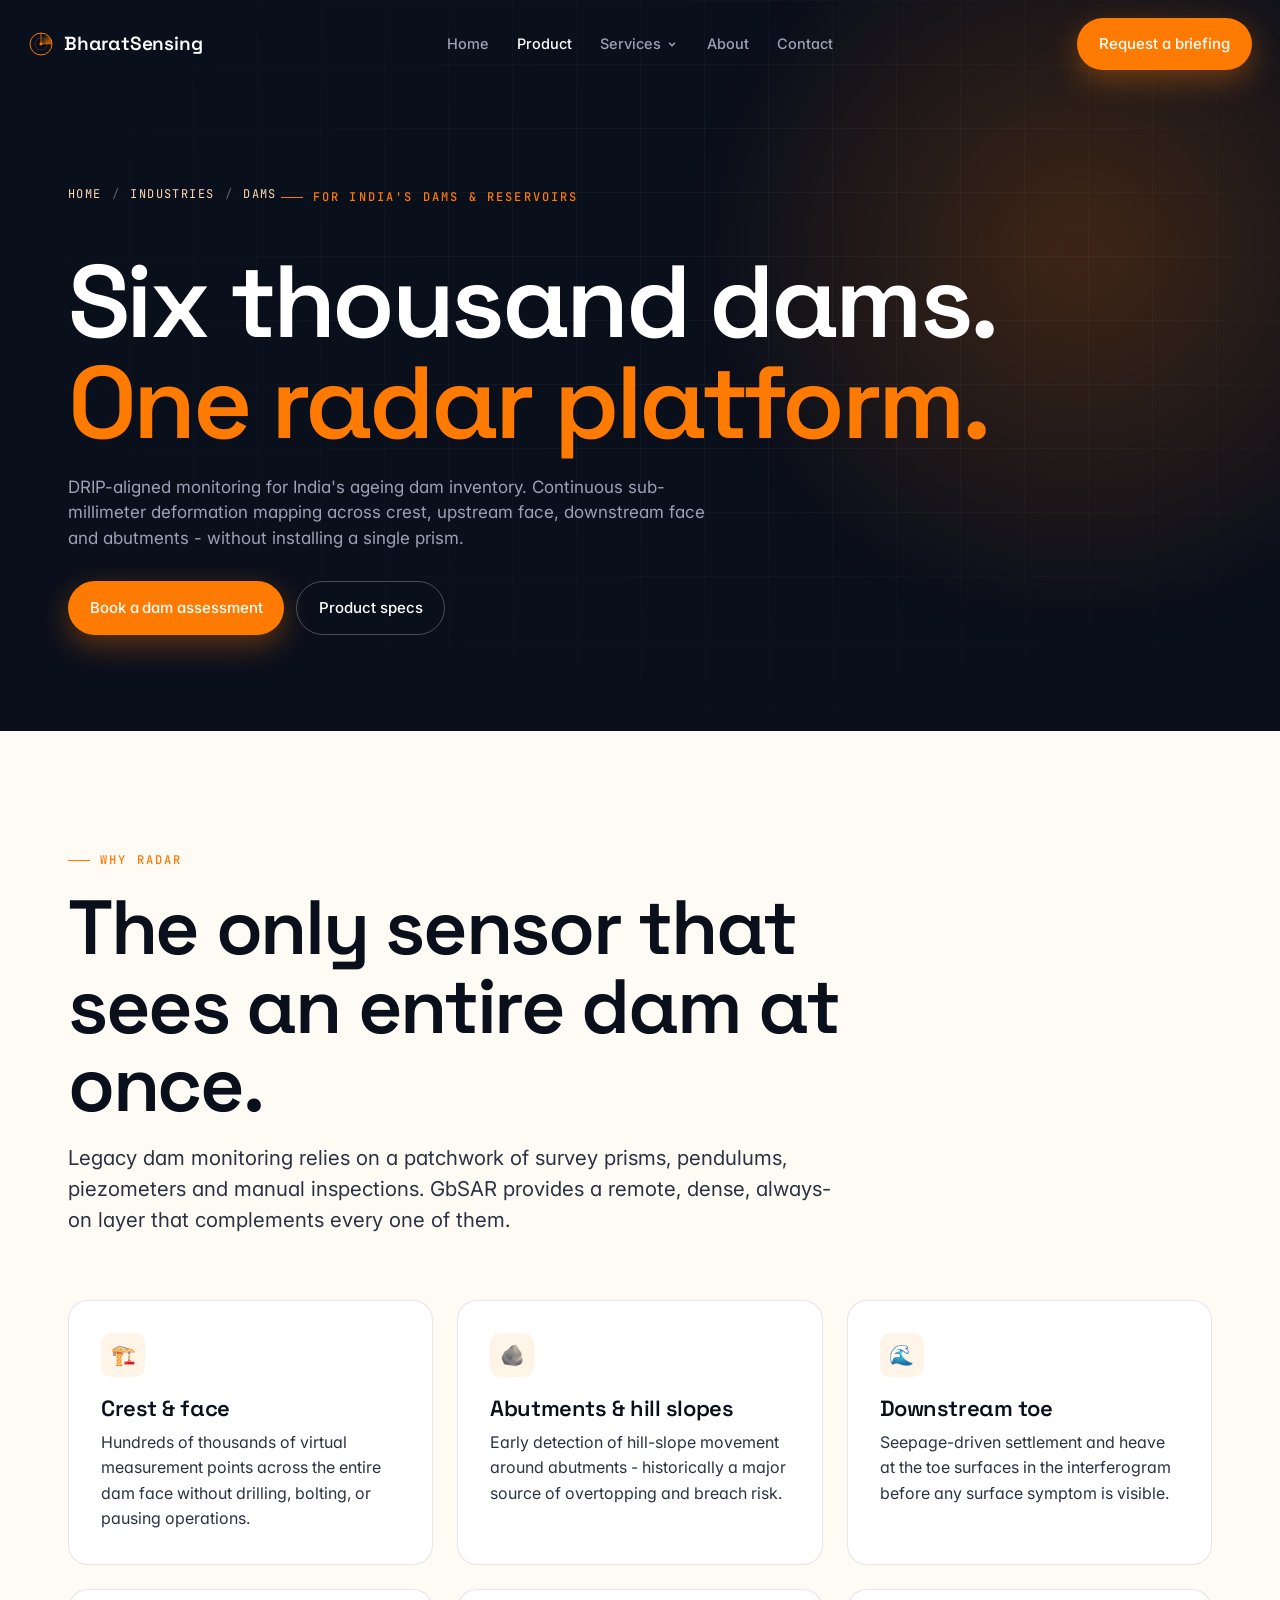
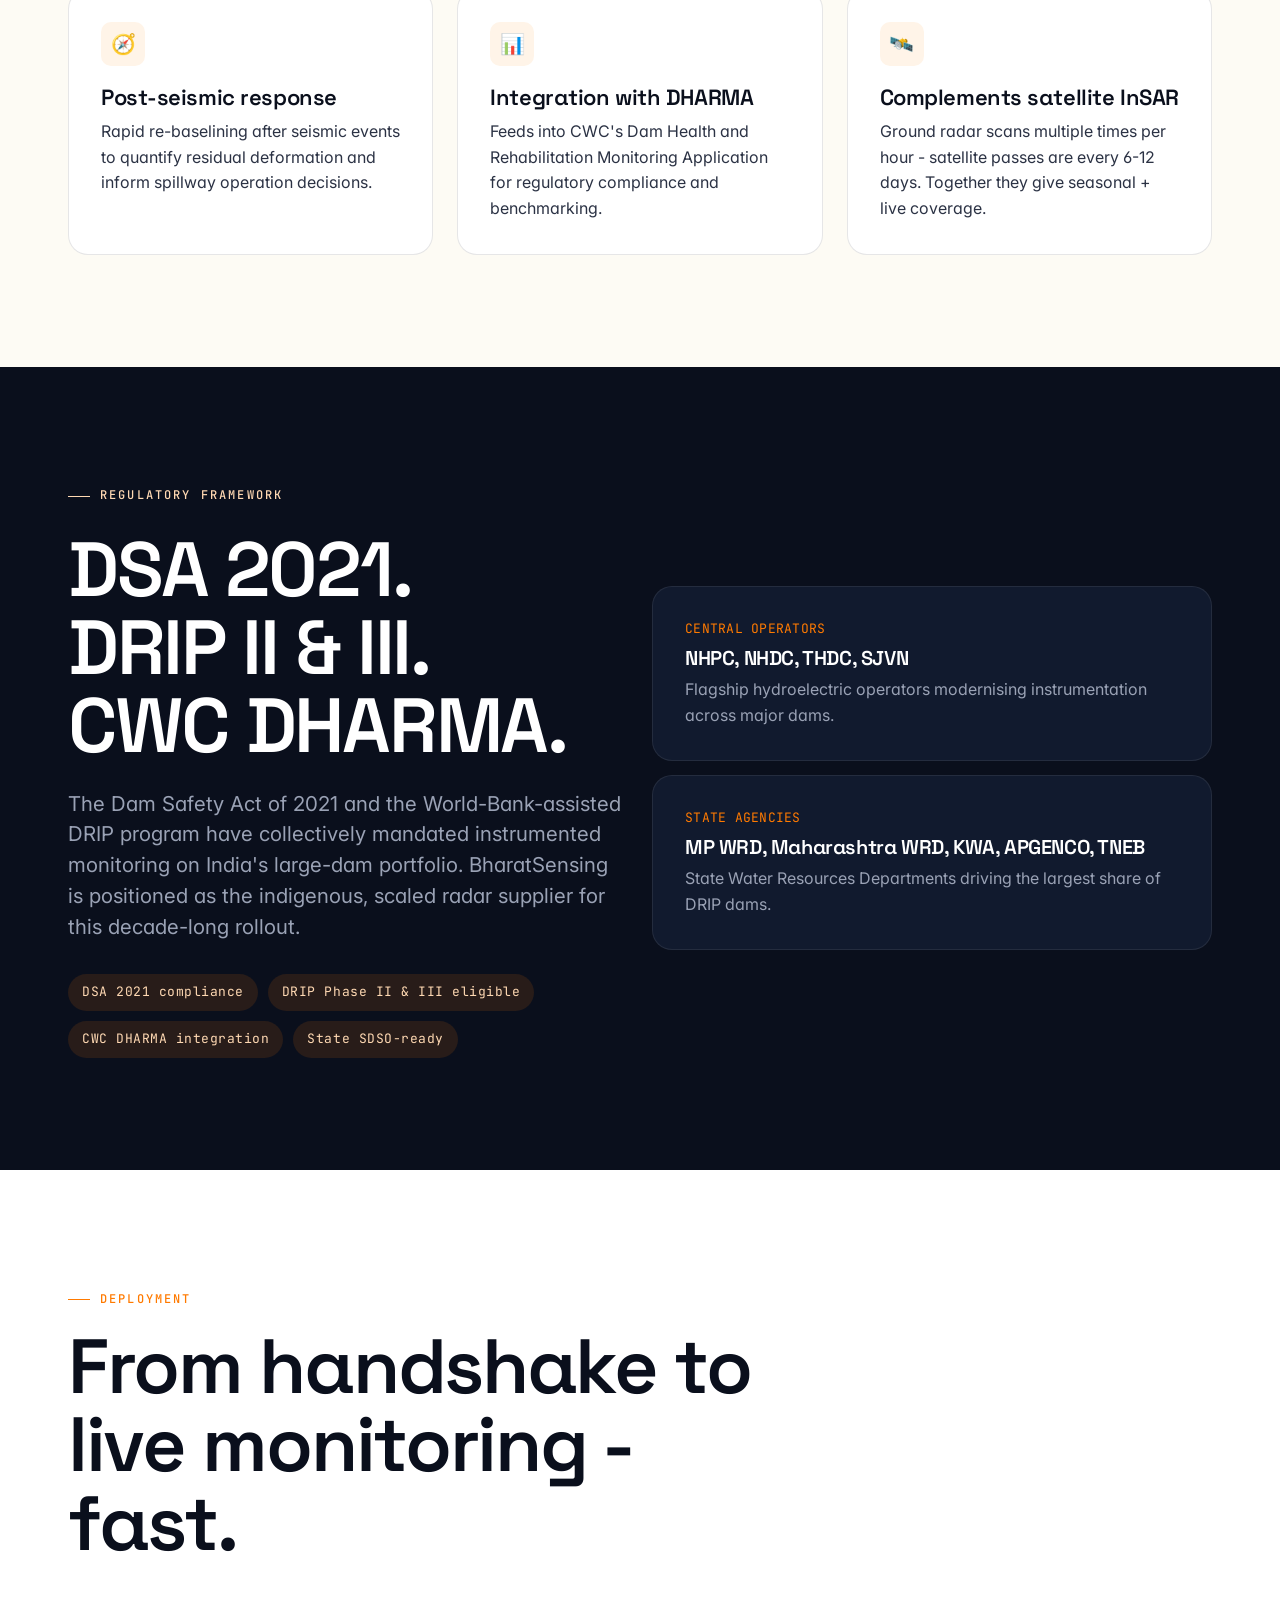
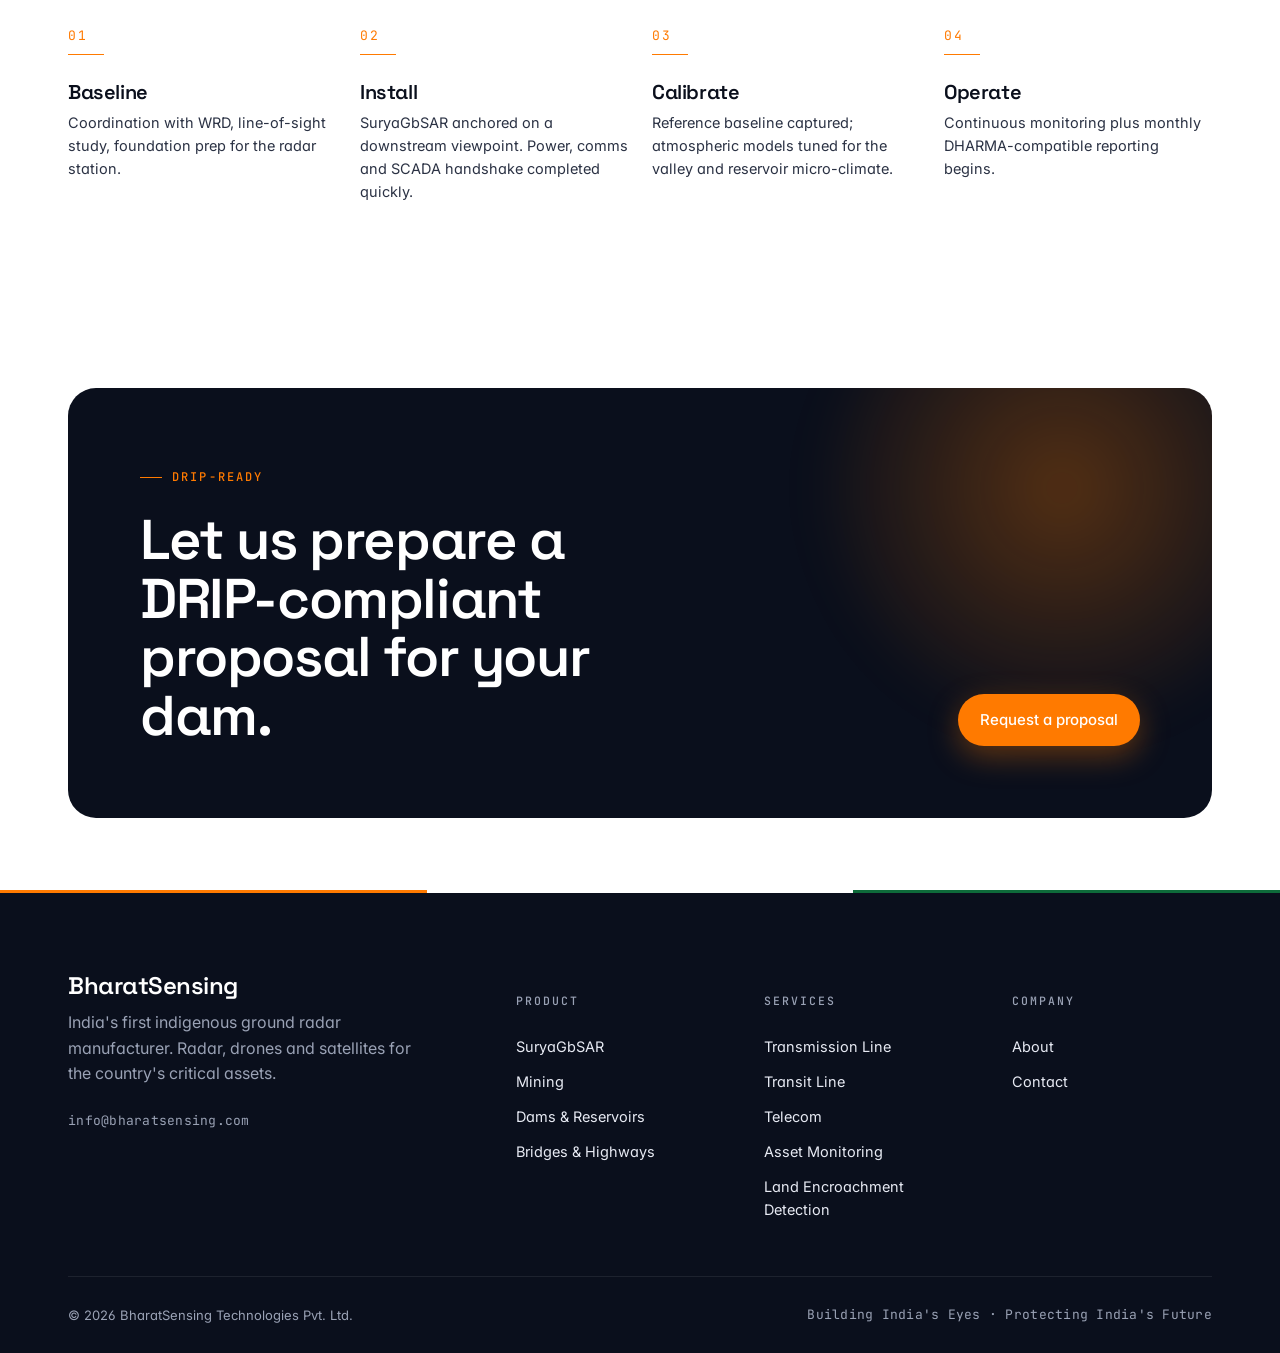
<file: dams.html>
<!doctype html>
<html lang="en">
<head>
<meta charset="utf-8" />
<meta name="viewport" content="width=device-width,initial-scale=1" />
<title>Structural Monitoring for Dams and Reservoirs | BharatSensing</title>
<meta name="description" content="DRIP-aligned deformation monitoring for India's large-dam portfolio, using continuous ground-based radar instead of periodic manual survey." />
<link rel="canonical" href="https://bharatsensing.com/dams.html" />
<meta name="theme-color" content="#0A0F1C" />
<meta name="robots" content="index,follow,max-image-preview:large,max-snippet:-1" />

<!-- Favicons: real crawlable files. A data: URI favicon is never indexed by search engines. -->
<link rel="icon" href="favicon.ico" sizes="any" />
<link rel="icon" type="image/svg+xml" href="assets/icon.svg" />
<link rel="icon" type="image/png" sizes="32x32" href="assets/icon-32.png" />
<link rel="icon" type="image/png" sizes="48x48" href="assets/icon-48.png" />
<link rel="icon" type="image/png" sizes="192x192" href="assets/icon-192.png" />
<link rel="apple-touch-icon" sizes="180x180" href="assets/apple-touch-icon.png" />
<link rel="manifest" href="site.webmanifest" />

<!-- Open Graph / Twitter -->
<meta property="og:type" content="website" />
<meta property="og:site_name" content="BharatSensing" />
<meta property="og:title" content="Structural Monitoring for Dams and Reservoirs | BharatSensing" />
<meta property="og:description" content="DRIP-aligned deformation monitoring for India's large-dam portfolio, using continuous ground-based radar instead of periodic manual survey." />
<meta property="og:url" content="https://bharatsensing.com/dams.html" />
<meta property="og:image" content="https://bharatsensing.com/assets/og-cover.png" />
<meta property="og:image:width" content="1200" />
<meta property="og:image:height" content="630" />
<meta property="og:locale" content="en_IN" />
<meta name="twitter:card" content="summary_large_image" />
<meta name="twitter:title" content="Structural Monitoring for Dams and Reservoirs | BharatSensing" />
<meta name="twitter:description" content="DRIP-aligned deformation monitoring for India's large-dam portfolio, using continuous ground-based radar instead of periodic manual survey." />
<meta name="twitter:image" content="https://bharatsensing.com/assets/og-cover.png" />

<link rel="preconnect" href="https://fonts.googleapis.com">
<link rel="preconnect" href="https://fonts.gstatic.com" crossorigin>
<link rel="preconnect" href="https://api.fontshare.com" crossorigin>
<link href="https://fonts.googleapis.com/css2?family=Inter:wght@300;400;500;600;700&family=Space+Grotesk:wght@500;600;700&family=JetBrains+Mono:wght@400;500&display=swap" rel="stylesheet">
<link href="https://api.fontshare.com/v2/css?f[]=clash-display@500,600,700&display=swap" rel="stylesheet">
<link rel="stylesheet" href="styles.css" />

<script type="application/ld+json">
{
 "@context": "https://schema.org",
 "@type": "Organization",
 "@id": "https://bharatsensing.com/#organization",
 "name": "BharatSensing",
 "legalName": "BharatSensing Technologies Pvt. Ltd.",
 "url": "https://bharatsensing.com/",
 "logo": {
  "@type": "ImageObject",
  "url": "https://bharatsensing.com/assets/logo-512.png",
  "width": 512,
  "height": 512
 },
 "image": "https://bharatsensing.com/assets/og-cover.png",
 "description": "BharatSensing builds India's first indigenous ground-based synthetic aperture radar and delivers drone and satellite monitoring services for critical infrastructure and public assets.",
 "email": "info@bharatsensing.com",
 "foundingDate": "2024",
 "address": {
  "@type": "PostalAddress",
  "addressCountry": "IN"
 },
 "areaServed": {
  "@type": "Country",
  "name": "India"
 },
 "knowsAbout": [
  "Ground-based synthetic aperture radar",
  "Slope stability monitoring",
  "Structural health monitoring",
  "Drone survey",
  "Satellite imagery analysis",
  "Geospatial AI"
 ],
 "sameAs": [
  "https://www.linkedin.com/company/bharatsensing"
 ]
}
</script>
</head>
<body>

<header class="nav nav-dark">
 <div class="nav-inner">
 <a class="nav-logo" href="index.html" aria-label="BharatSensing home">
 <svg class="chakra" viewBox="0 0 64 64" fill="none" aria-hidden="true">
<defs><linearGradient id="bs-nav-sweep" x1="50%" y1="0%" x2="100%" y2="50%"><stop offset="0%" stop-color="#FF7A00" stop-opacity="0"/><stop offset="100%" stop-color="#FF7A00" stop-opacity="0.65"/></linearGradient></defs>
<circle cx="32" cy="32" r="27" stroke="#FF7A00" stroke-width="2.4"/>
<circle cx="32" cy="32" r="15" stroke="#FF7A00" stroke-width="1.2" stroke-opacity="0.45"/>
<path d="M32 32 L32 5 A27 27 0 0 1 59 32 Z" fill="url(#bs-nav-sweep)"/>
<line x1="32" y1="32" x2="32" y2="5" stroke="#FF7A00" stroke-width="2"/>
<line x1="32" y1="32" x2="59" y2="32" stroke="#FF7A00" stroke-width="2" stroke-opacity="0.55"/>
<circle cx="32" cy="32" r="3.6" fill="#FF7A00"/>
</svg>
 BharatSensing
 </a>
 <nav class="nav-menu" aria-label="Primary">
 <a href="index.html">Home</a>
 <a href="product.html" class="active">Product</a>

 <div class="has-sub">
 <a href="services.html" class="sub-trigger">Services</a>
 <button class="sub-toggle" aria-expanded="false" aria-haspopup="true" aria-label="Open services menu"><svg class="chev" viewBox="0 0 12 12" fill="none" stroke="currentColor" stroke-width="1.8" aria-hidden="true"><path d="M2.5 4.5 6 8l3.5-3.5"/></svg></button>
 <div class="sub-menu" role="menu">
 <div class="sub-head">GIS services</div>
 <a href="transmission.html" role="menuitem"><span class="ic"><svg viewBox="0 0 24 24" fill="none" stroke="currentColor" stroke-width="1.7" stroke-linecap="round" stroke-linejoin="round"><path d="M12 2v20"/><path d="M6.5 22 12 4l5.5 18"/><path d="M8 13h8M9 9h6"/><path d="M2 7c3.4 2.6 6.6 2.6 10 0M22 7c-3.4 2.6-6.6 2.6-10 0"/></svg></span><span>Transmission Line<span class="desc">Thermal hotspot detection, sag and tension</span></span></a>
 <a href="transit.html" role="menuitem"><span class="ic"><svg viewBox="0 0 24 24" fill="none" stroke="currentColor" stroke-width="1.7" stroke-linecap="round" stroke-linejoin="round"><path d="M4 21 9 3M20 21 15 3"/><path d="M3.6 7.5h16.8M4.9 12.6h14.2M6.2 17.7h11.6"/></svg></span><span>Transit Line<span class="desc">Corridor and track-side asset intelligence</span></span></a>
 <a href="telecom.html" role="menuitem"><span class="ic"><svg viewBox="0 0 24 24" fill="none" stroke="currentColor" stroke-width="1.7" stroke-linecap="round" stroke-linejoin="round"><path d="M9 22 12 7l3 15"/><path d="M9.8 18h4.4"/><path d="M8.6 5.4a5 5 0 0 1 6.8 0M6 3a9 9 0 0 1 12 0"/><circle cx="12" cy="7" r="1.1"/></svg></span><span>Telecom<span class="desc">Tower digital twins and rollout validation</span></span></a>
 <a href="asset-monitoring.html" role="menuitem"><span class="ic"><svg viewBox="0 0 24 24" fill="none" stroke="currentColor" stroke-width="1.7" stroke-linecap="round" stroke-linejoin="round"><path d="M4 20.5h16"/><path d="M9.6 20.5v-4.4h4.8v4.4"/><path d="M6.6 12.4a7.5 7.5 0 0 1 10.8 0"/><path d="M3.4 7.9a12 12 0 0 1 17.2 0"/><circle cx="12" cy="4.1" r="1.25"/></svg></span><span>Asset Monitoring<span class="desc">Field, drone and satellite on one record</span></span></a>
 <a href="encroachment.html" role="menuitem"><span class="ic"><svg viewBox="0 0 24 24" fill="none" stroke="currentColor" stroke-width="1.7" stroke-linecap="round" stroke-linejoin="round"><rect x="3.2" y="4.2" width="17.6" height="15.6" rx="1.6"/><path d="M3.2 10.4h17.6M3.2 15.2h17.6M9.6 4.2v15.6M15.2 4.2v15.6"/><path d="M10.4 14.6v-2.4l1.8-1.3 1.8 1.3v2.4z" fill="currentColor" stroke="none"/></svg></span><span>Land Encroachment Detection<span class="desc">AI assessment at land-parcel level</span></span></a>
 <div class="sub-sep"></div>
 <a href="services.html" role="menuitem"><span>All GIS services<span class="desc">How the capability stack fits together</span></span></a>
 </div>
 </div>

 <a href="about.html">About</a>
 <a href="contact.html">Contact</a>
 </nav>
 <div class="nav-cta">
 <a href="contact.html" class="btn btn-primary">Request a briefing</a>
 <button class="nav-toggle" aria-label="Toggle menu" aria-expanded="false">
 <svg width="18" height="18" viewBox="0 0 24 24" fill="none" stroke="currentColor" stroke-width="2"><line x1="3" y1="7" x2="21" y2="7"/><line x1="3" y1="12" x2="21" y2="12"/><line x1="3" y1="17" x2="21" y2="17"/></svg>
 </button>
 </div>
 </div>
</header>

<section class="page-hero">
 <div class="hero-bg"><div class="hero-grid"></div><div class="hero-glow"></div></div>
 <div class="container">
 <div class="breadcrumb"><a href="index.html">Home</a><span class="sep">/</span><span>Industries</span><span class="sep">/</span><span>Dams</span></div>
 <span class="eyebrow">For India's Dams &amp; Reservoirs</span>
 <h1 class="display-xl mt-24">Six thousand dams.<br/><span style="color:var(--saffron)">One radar platform.</span></h1>
 <p class="lede">DRIP-aligned monitoring for India's ageing dam inventory. Continuous
 sub-millimeter deformation mapping across crest, upstream face, downstream face and abutments -
 without installing a single prism.</p>
 <div class="hero-cta">
 <a href="contact.html" class="btn btn-primary">Book a dam assessment</a>
 <a href="product.html" class="btn btn-outline">Product specs</a>
 </div>
 </div>
</section>

<section class="section section-cream">
 <div class="container">
 <div class="section-header reveal">
 <span class="eyebrow">Why Radar</span>
 <h2 class="display-lg">The only sensor that<br/>sees an entire dam at once.</h2>
 <p class="lede">Legacy dam monitoring relies on a patchwork of survey prisms, pendulums,
 piezometers and manual inspections. GbSAR provides a remote, dense, always-on layer
 that complements every one of them.</p>
 </div>
 <div class="grid grid-3 reveal">
 <article class="card">
 <div class="card-icon">🏗️</div><h3>Crest &amp; face</h3>
 <p>Hundreds of thousands of virtual measurement points across the entire dam face without drilling, bolting, or pausing operations.</p>
 </article>
 <article class="card">
 <div class="card-icon">🪨</div><h3>Abutments &amp; hill slopes</h3>
 <p>Early detection of hill-slope movement around abutments - historically a major source of overtopping and breach risk.</p>
 </article>
 <article class="card">
 <div class="card-icon">🌊</div><h3>Downstream toe</h3>
 <p>Seepage-driven settlement and heave at the toe surfaces in the interferogram before any surface symptom is visible.</p>
 </article>
 <article class="card">
 <div class="card-icon">🧭</div><h3>Post-seismic response</h3>
 <p>Rapid re-baselining after seismic events to quantify residual deformation and inform spillway operation decisions.</p>
 </article>
 <article class="card">
 <div class="card-icon">📊</div><h3>Integration with DHARMA</h3>
 <p>Feeds into CWC's Dam Health and Rehabilitation Monitoring Application for regulatory compliance and benchmarking.</p>
 </article>
 <article class="card">
 <div class="card-icon">🛰️</div><h3>Complements satellite InSAR</h3>
 <p>Ground radar scans multiple times per hour - satellite passes are every 6-12 days. Together they give seasonal + live coverage.</p>
 </article>
 </div>
 </div>
</section>

<section class="section section-dark">
 <div class="container grid grid-2" style="align-items:center">
 <div class="reveal">
 <span class="eyebrow">Regulatory Framework</span>
 <h2 class="display-lg mt-24">DSA 2021.<br/>DRIP II &amp; III.<br/>CWC DHARMA.</h2>
 <p class="lede mt-24">The Dam Safety Act of 2021 and the World-Bank-assisted DRIP program have
 collectively mandated instrumented monitoring on India's large-dam portfolio. BharatSensing
 is positioned as the indigenous, scaled radar supplier for this decade-long rollout.</p>
 <div class="pills mt-32">
 <span class="pill">DSA 2021 compliance</span>
 <span class="pill">DRIP Phase II &amp; III eligible</span>
 <span class="pill">CWC DHARMA integration</span>
 <span class="pill">State SDSO-ready</span>
 </div>
 </div>
 <div class="reveal">
 <div class="grid" style="gap:14px">
 <div class="card card-dark"><div class="mono small" style="color:var(--saffron)">CENTRAL OPERATORS</div><h4 class="mt-8" style="font-family:var(--font-display);font-size:20px">NHPC, NHDC, THDC, SJVN</h4><p class="mt-8">Flagship hydroelectric operators modernising instrumentation across major dams.</p></div>
 <div class="card card-dark"><div class="mono small" style="color:var(--saffron)">STATE AGENCIES</div><h4 class="mt-8" style="font-family:var(--font-display);font-size:20px">MP WRD, Maharashtra WRD, KWA, APGENCO, TNEB</h4><p class="mt-8">State Water Resources Departments driving the largest share of DRIP dams.</p></div>
 </div>
 </div>
 </div>
</section>

<section class="section">
 <div class="container">
 <div class="section-header reveal">
 <span class="eyebrow">Deployment</span>
 <h2 class="display-lg">From handshake to live monitoring -<br/>fast.</h2>
 </div>
 <div class="process reveal">
 <div class="process-step"><h4>Baseline</h4><p>Coordination with WRD, line-of-sight study, foundation prep for the radar station.</p></div>
 <div class="process-step"><h4>Install</h4><p>SuryaGbSAR anchored on a downstream viewpoint. Power, comms and SCADA handshake completed quickly.</p></div>
 <div class="process-step"><h4>Calibrate</h4><p>Reference baseline captured; atmospheric models tuned for the valley and reservoir micro-climate.</p></div>
 <div class="process-step"><h4>Operate</h4><p>Continuous monitoring plus monthly DHARMA-compatible reporting begins.</p></div>
 </div>
 </div>
</section>

<section class="section-tight">
 <div class="container">
 <div class="cta-band reveal">
 <div class="glow"></div>
 <div class="row">
 <div><span class="eyebrow">DRIP-ready</span><h2 class="display-md mt-24">Let us prepare a<br/>DRIP-compliant proposal for your dam.</h2></div>
 <div class="actions"><a href="contact.html" class="btn btn-primary">Request a proposal</a></div>
 </div>
 </div>
 </div>
</section>

<div class="tricolor"><span></span><span></span><span></span></div>
<footer>
 <div class="container">
 <div class="footer-grid">
 <div class="footer-brand">
 <h3>BharatSensing</h3>
 <p>India's first indigenous ground radar manufacturer. Radar, drones and satellites for the country's critical assets.</p>
 <p class="mono small mt-24" style="color:var(--fg-on-dark-muted)">info@bharatsensing.com</p>
 </div>
 <div class="footer-col">
 <h5>Product</h5>
 <a href="product.html">SuryaGbSAR</a>
 <a href="mining.html">Mining</a>
 <a href="dams.html">Dams &amp; Reservoirs</a>
 <a href="bridges.html">Bridges &amp; Highways</a>
 </div>
 <div class="footer-col">
 <h5>Services</h5>
 <a href="transmission.html">Transmission Line</a>
 <a href="transit.html">Transit Line</a>
 <a href="telecom.html">Telecom</a>
 <a href="asset-monitoring.html">Asset Monitoring</a>
 <a href="encroachment.html">Land Encroachment Detection</a>
 </div>
 <div class="footer-col">
 <h5>Company</h5>
 <a href="about.html">About</a>
 <a href="contact.html">Contact</a>
 </div>
 </div>
 <div class="footer-bottom">
 <span>&copy; <span id="year">2026</span> BharatSensing Technologies Pvt. Ltd.</span>
 <span class="mono">Building India's Eyes &middot; Protecting India's Future</span>
 </div>
 </div>
</footer>
<script src="app.js"></script>
</body></html>
</file>
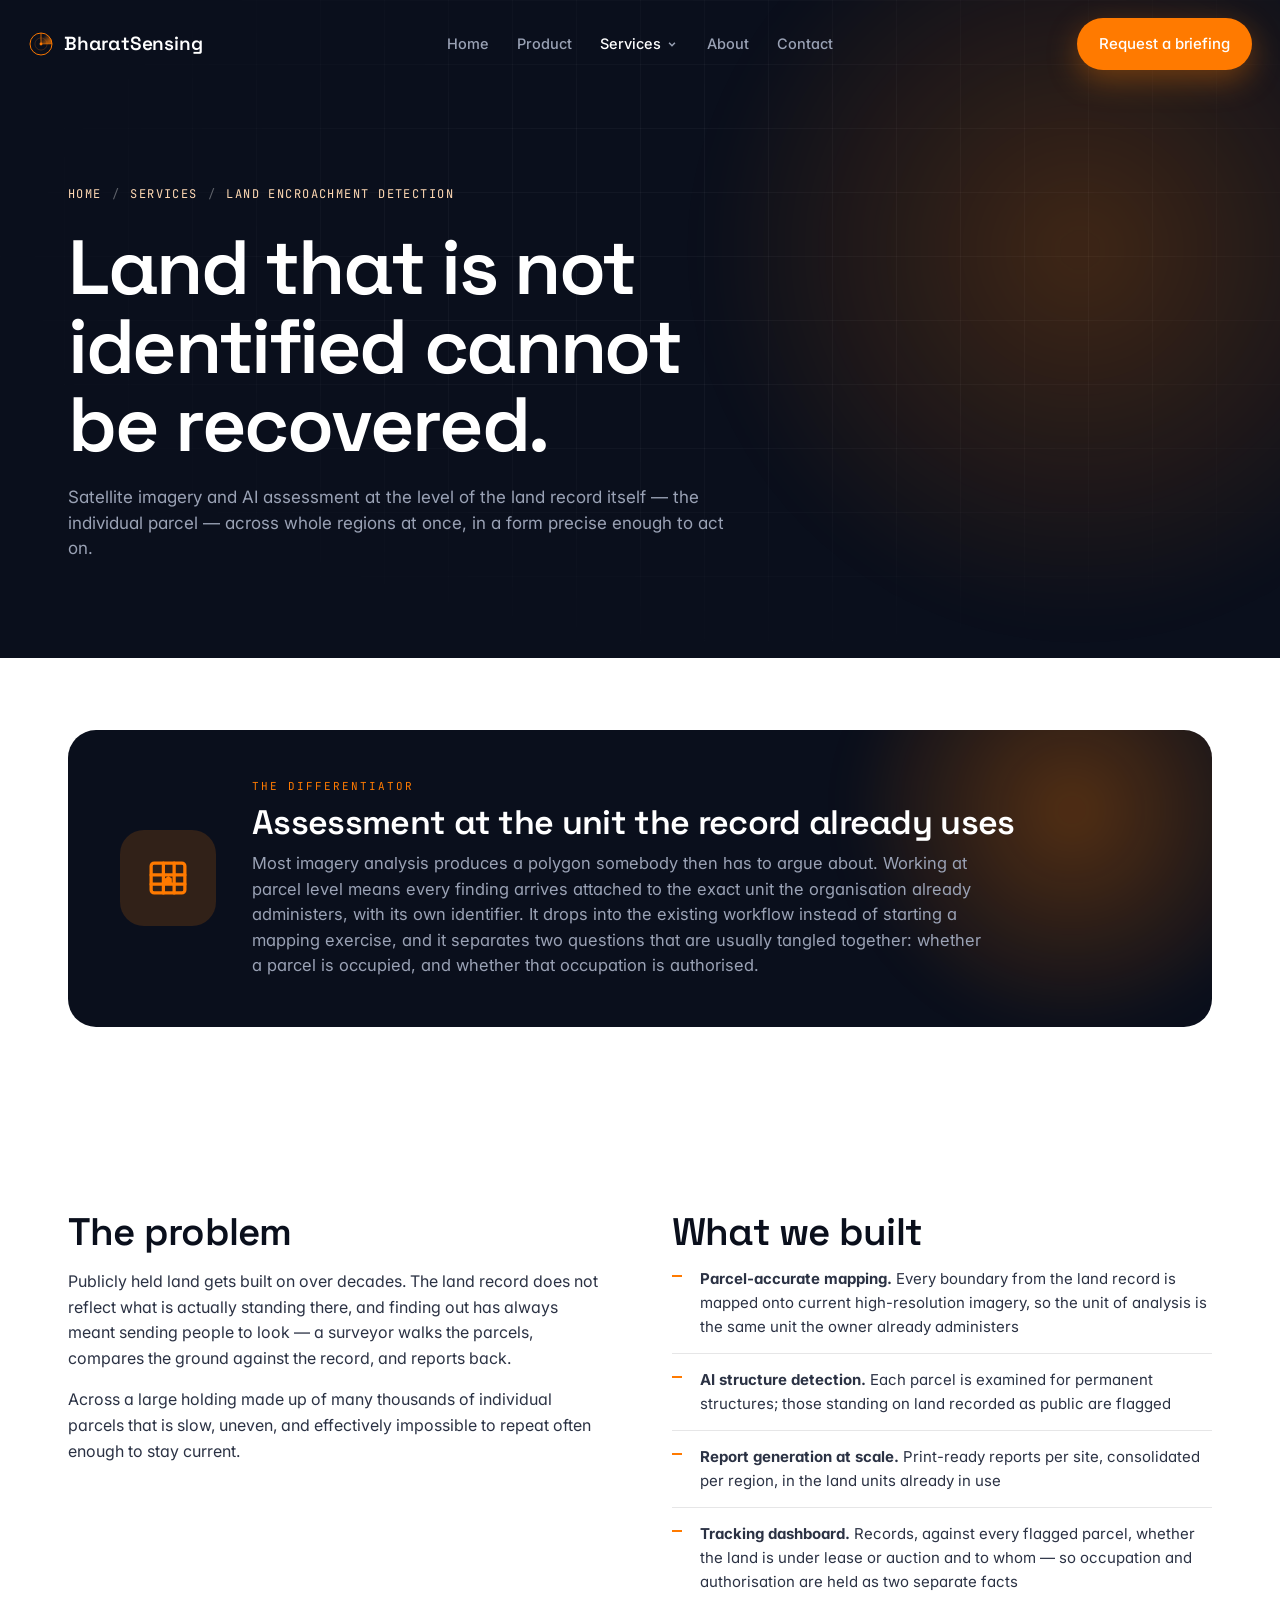
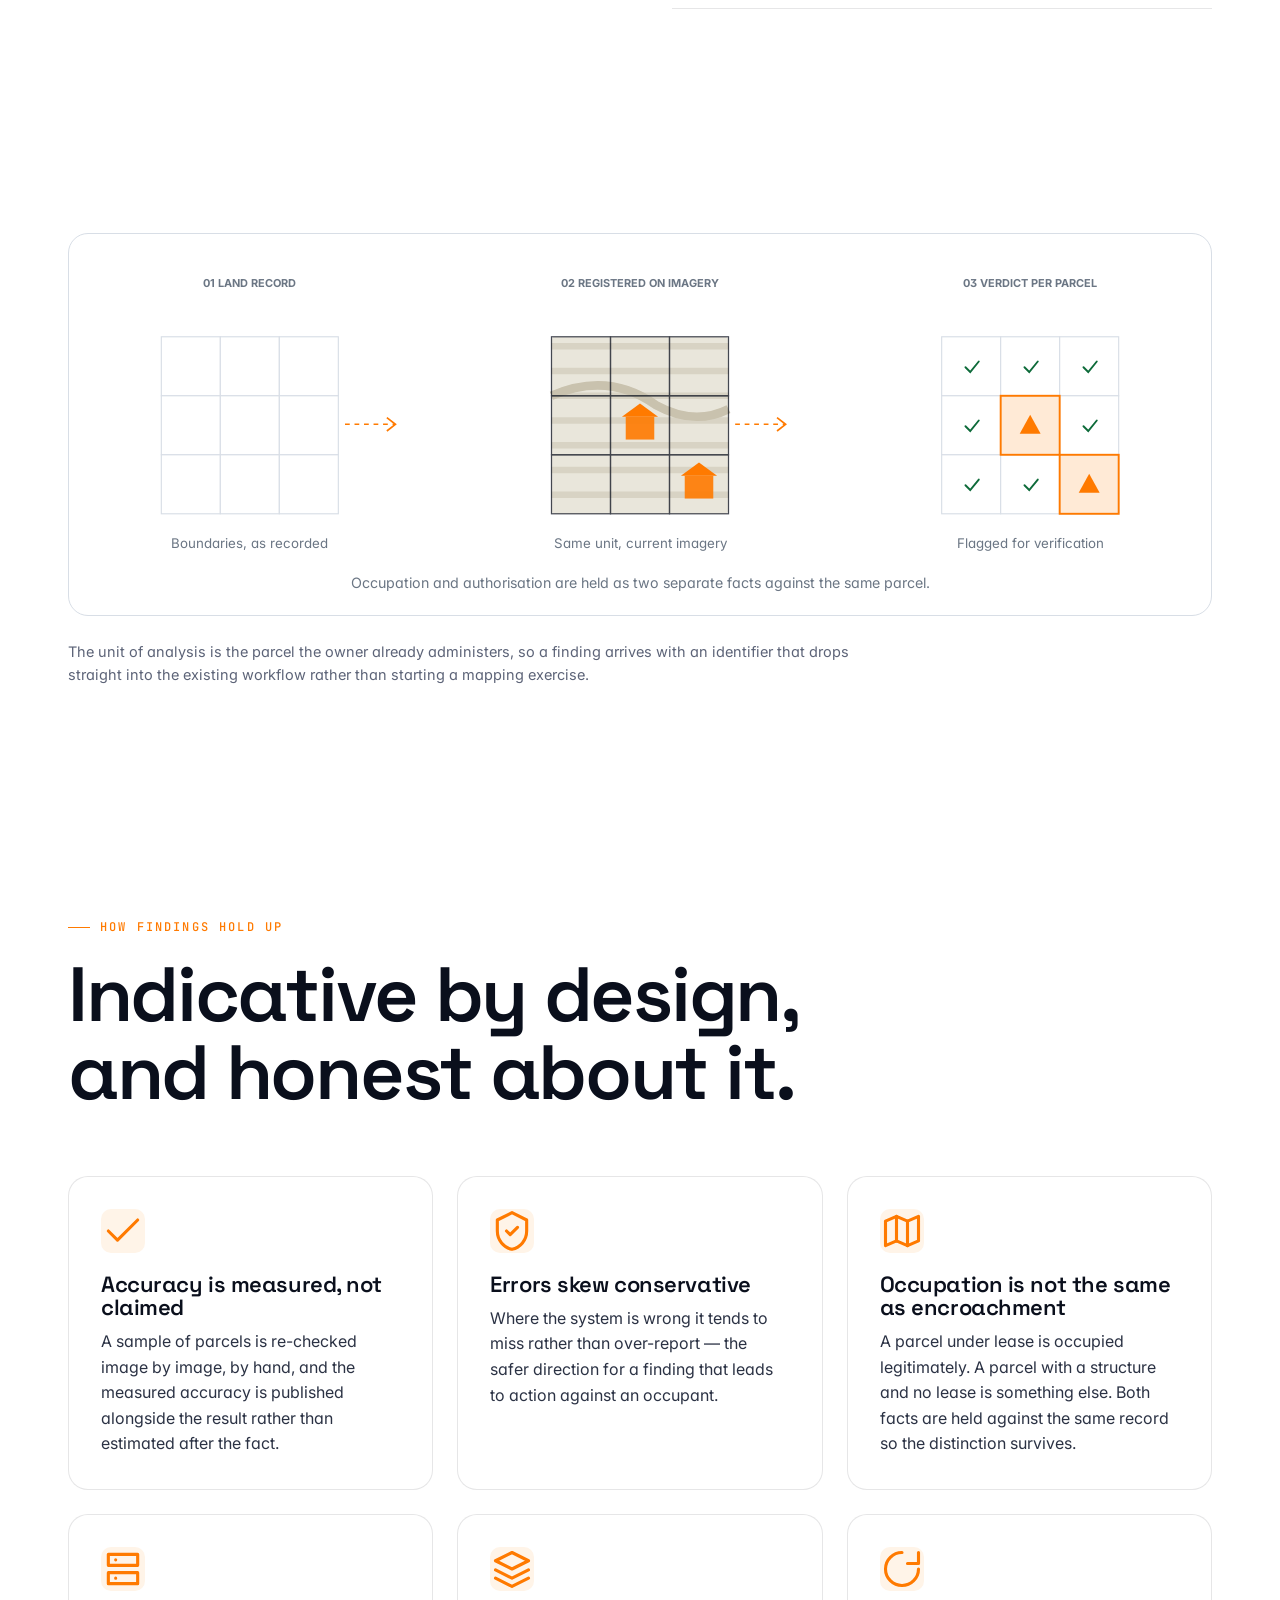
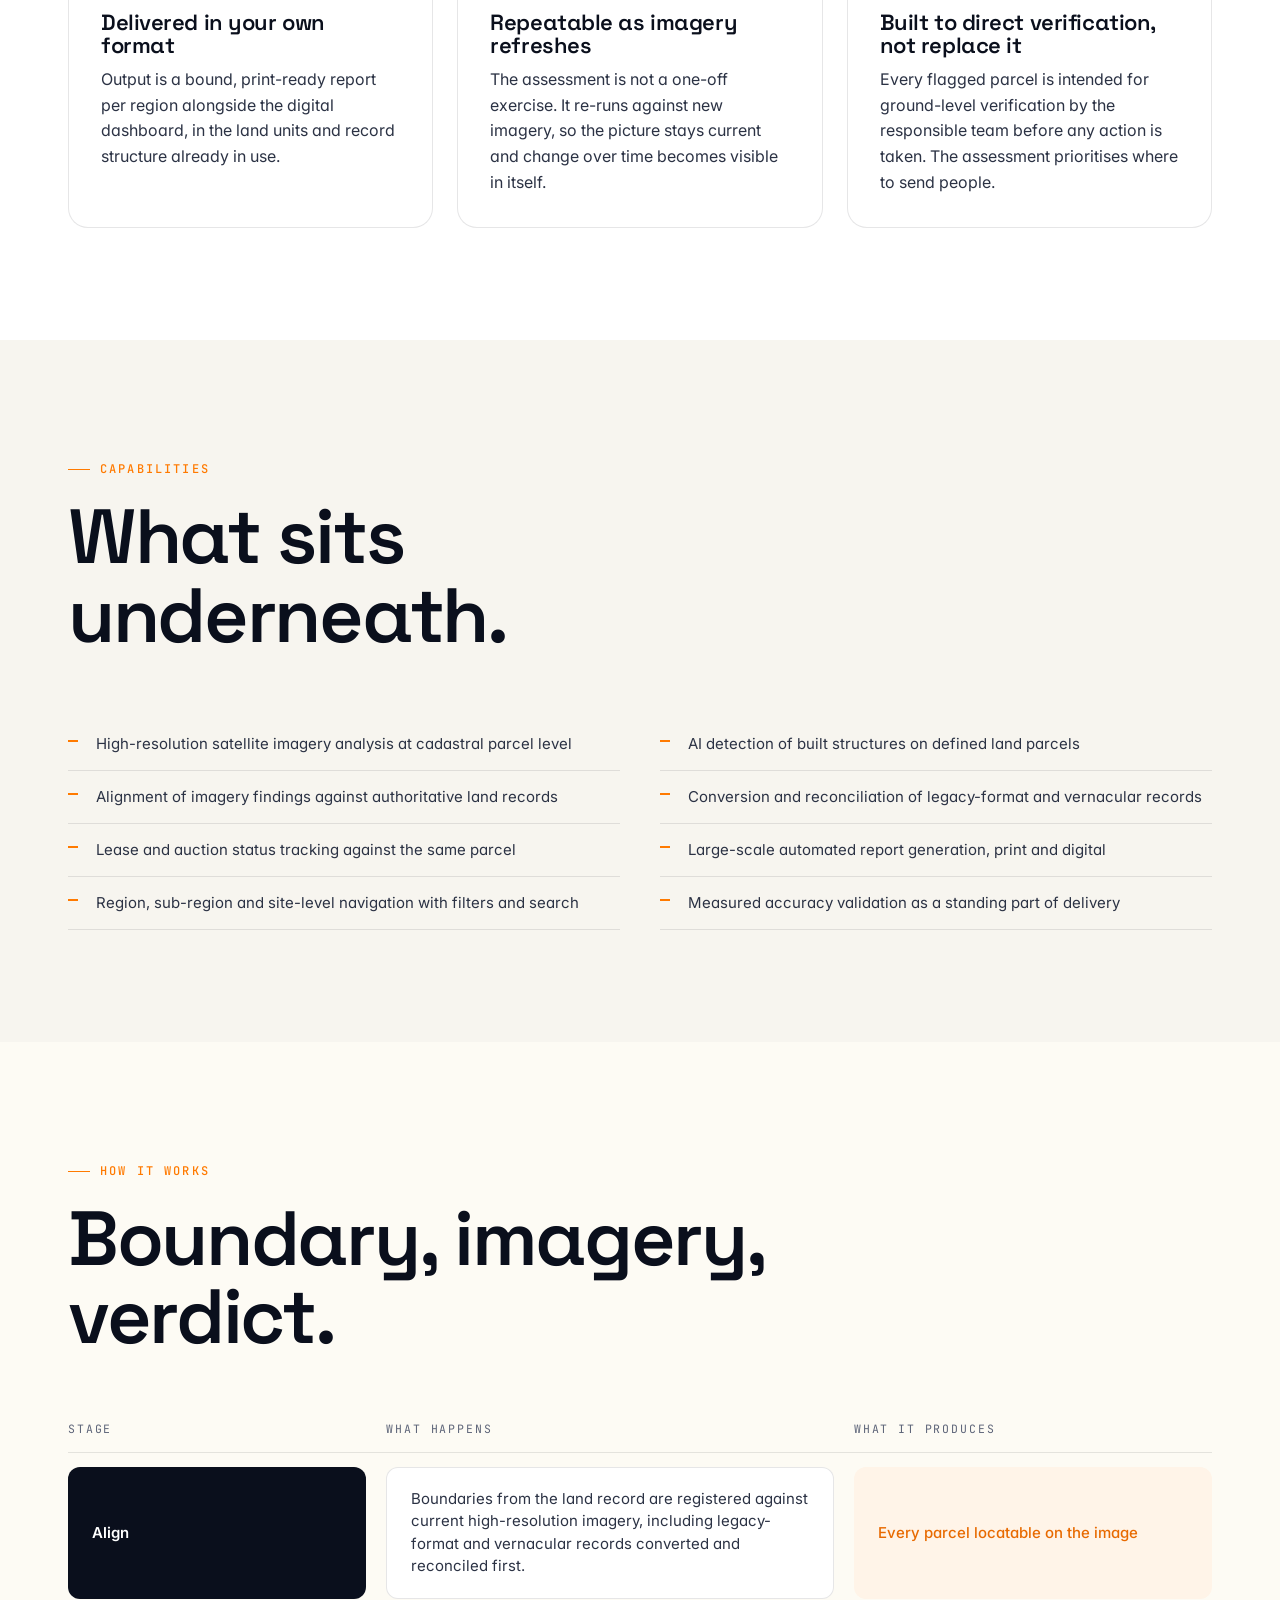
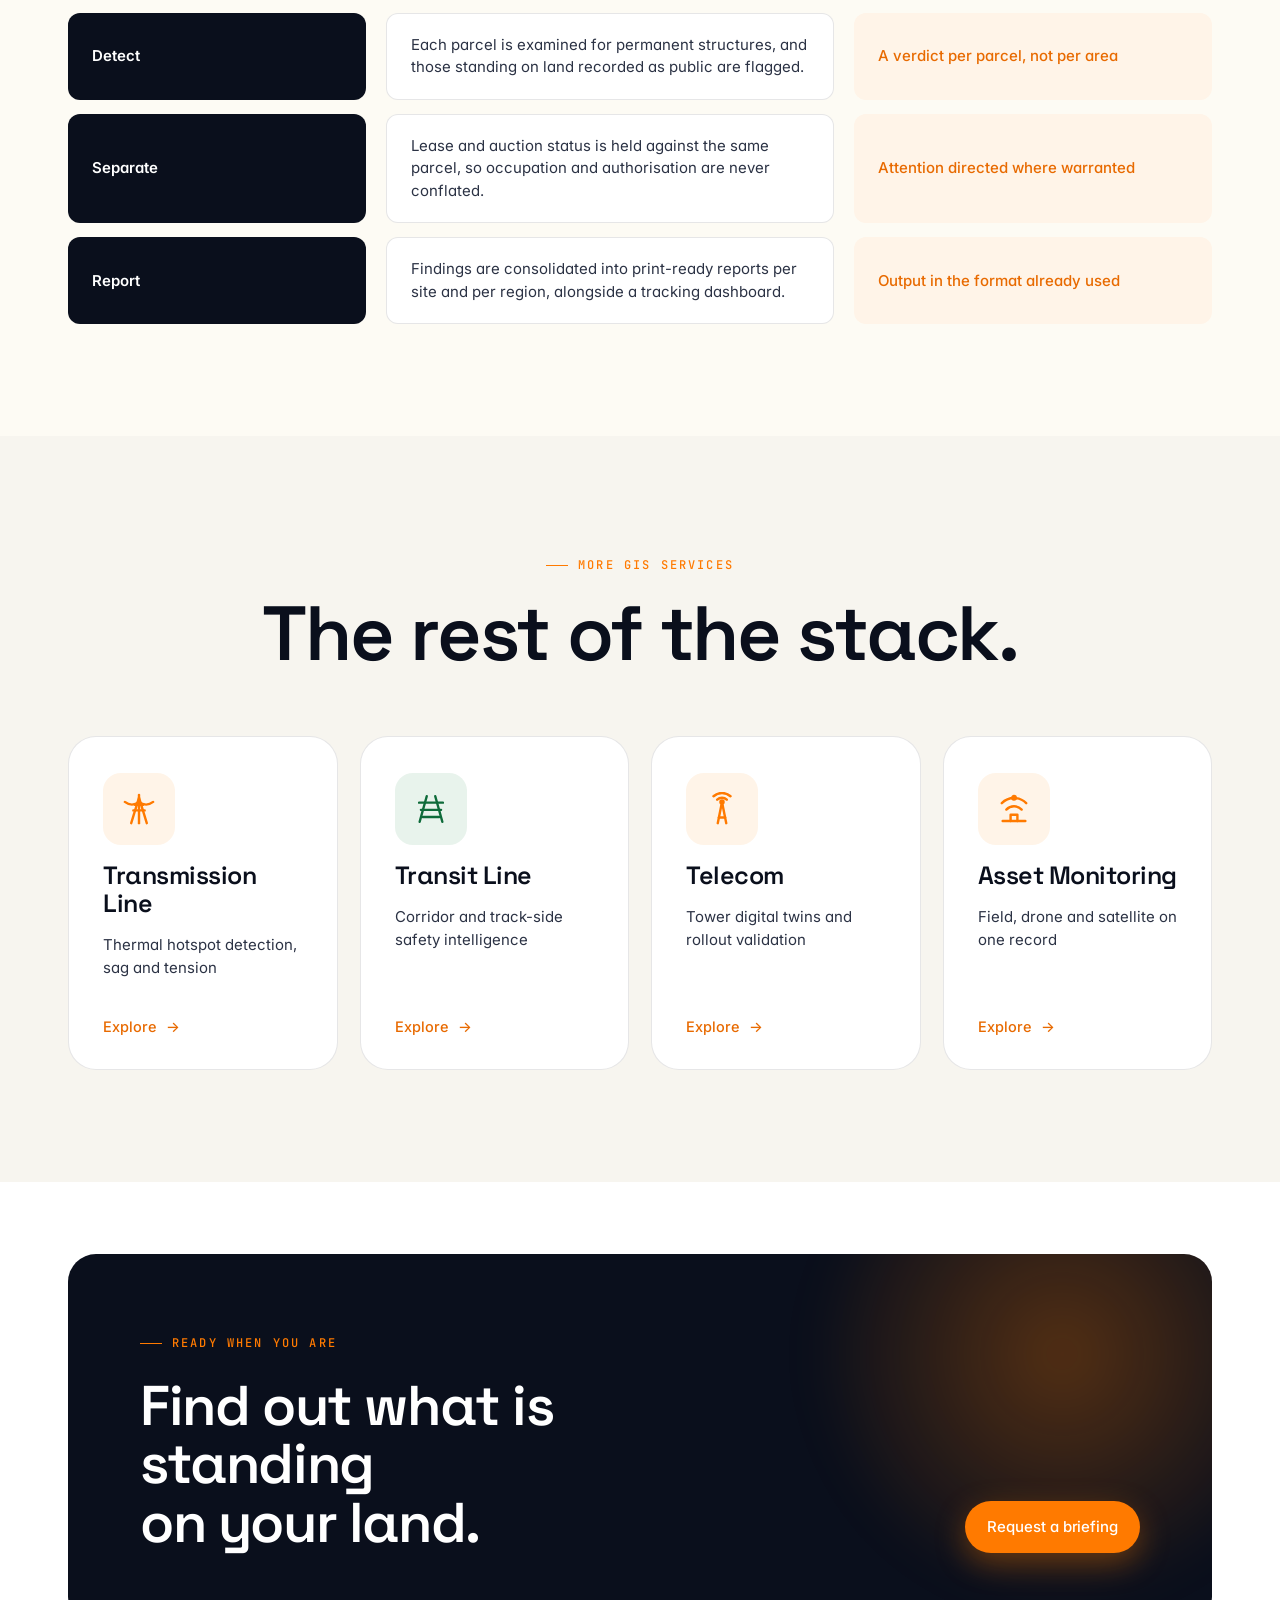
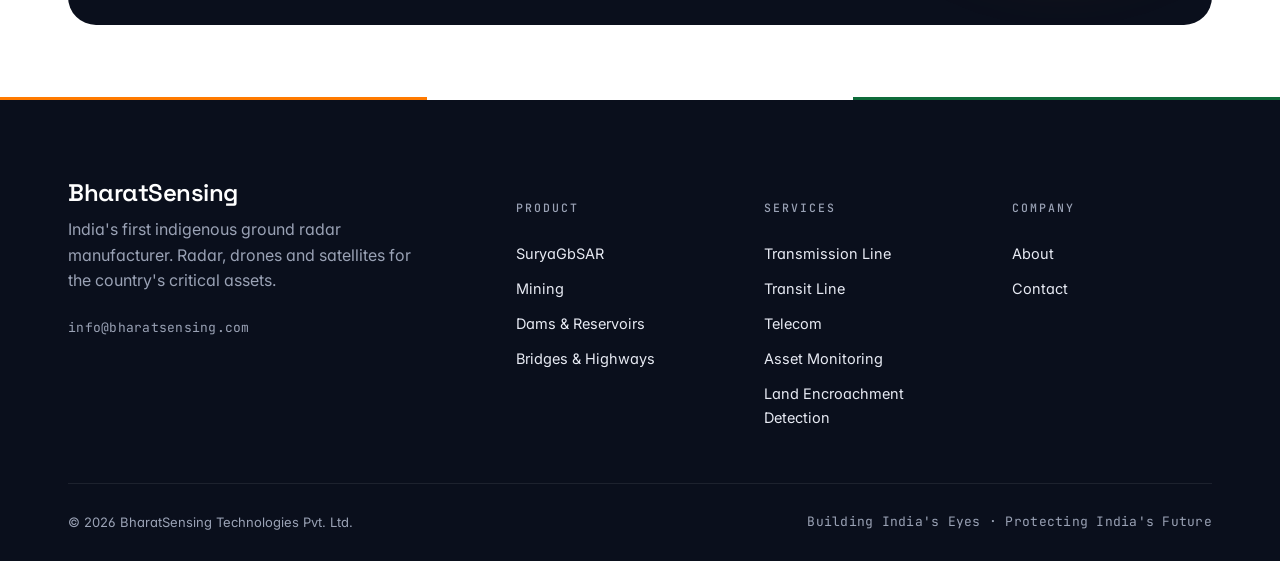
<file: encroachment.html>
<!doctype html>
<html lang="en">
<head>
<meta charset="utf-8" />
<meta name="viewport" content="width=device-width,initial-scale=1" />
<title>Land Encroachment Detection at Parcel Level | BharatSensing</title>
<meta name="description" content="Satellite imagery and AI assessment at the level of the land record itself, identifying unauthorised occupation of public land parcel by parcel across whole regions." />
<link rel="canonical" href="https://bharatsensing.com/encroachment.html" />
<meta name="theme-color" content="#0A0F1C" />
<meta name="robots" content="index,follow,max-image-preview:large,max-snippet:-1" />

<!-- Favicons: real crawlable files. A data: URI favicon is never indexed by search engines. -->
<link rel="icon" href="favicon.ico" sizes="any" />
<link rel="icon" type="image/svg+xml" href="assets/icon.svg" />
<link rel="icon" type="image/png" sizes="32x32" href="assets/icon-32.png" />
<link rel="icon" type="image/png" sizes="48x48" href="assets/icon-48.png" />
<link rel="icon" type="image/png" sizes="192x192" href="assets/icon-192.png" />
<link rel="apple-touch-icon" sizes="180x180" href="assets/apple-touch-icon.png" />
<link rel="manifest" href="site.webmanifest" />

<!-- Open Graph / Twitter -->
<meta property="og:type" content="website" />
<meta property="og:site_name" content="BharatSensing" />
<meta property="og:title" content="Land Encroachment Detection at Parcel Level | BharatSensing" />
<meta property="og:description" content="Satellite imagery and AI assessment at the level of the land record itself, identifying unauthorised occupation of public land parcel by parcel across whole regions." />
<meta property="og:url" content="https://bharatsensing.com/encroachment.html" />
<meta property="og:image" content="https://bharatsensing.com/assets/og-cover.png" />
<meta property="og:image:width" content="1200" />
<meta property="og:image:height" content="630" />
<meta property="og:locale" content="en_IN" />
<meta name="twitter:card" content="summary_large_image" />
<meta name="twitter:title" content="Land Encroachment Detection at Parcel Level | BharatSensing" />
<meta name="twitter:description" content="Satellite imagery and AI assessment at the level of the land record itself, identifying unauthorised occupation of public land parcel by parcel across whole regions." />
<meta name="twitter:image" content="https://bharatsensing.com/assets/og-cover.png" />

<link rel="preconnect" href="https://fonts.googleapis.com">
<link rel="preconnect" href="https://fonts.gstatic.com" crossorigin>
<link rel="preconnect" href="https://api.fontshare.com" crossorigin>
<link href="https://fonts.googleapis.com/css2?family=Inter:wght@300;400;500;600;700&family=Space+Grotesk:wght@500;600;700&family=JetBrains+Mono:wght@400;500&display=swap" rel="stylesheet">
<link href="https://api.fontshare.com/v2/css?f[]=clash-display@500,600,700&display=swap" rel="stylesheet">
<link rel="stylesheet" href="styles.css" />

<script type="application/ld+json">
{
 "@context": "https://schema.org",
 "@type": "Organization",
 "@id": "https://bharatsensing.com/#organization",
 "name": "BharatSensing",
 "legalName": "BharatSensing Technologies Pvt. Ltd.",
 "url": "https://bharatsensing.com/",
 "logo": {
  "@type": "ImageObject",
  "url": "https://bharatsensing.com/assets/logo-512.png",
  "width": 512,
  "height": 512
 },
 "image": "https://bharatsensing.com/assets/og-cover.png",
 "description": "BharatSensing builds India's first indigenous ground-based synthetic aperture radar and delivers drone and satellite monitoring services for critical infrastructure and public assets.",
 "email": "info@bharatsensing.com",
 "foundingDate": "2024",
 "address": {
  "@type": "PostalAddress",
  "addressCountry": "IN"
 },
 "areaServed": {
  "@type": "Country",
  "name": "India"
 },
 "knowsAbout": [
  "Ground-based synthetic aperture radar",
  "Slope stability monitoring",
  "Structural health monitoring",
  "Drone survey",
  "Satellite imagery analysis",
  "Geospatial AI"
 ],
 "sameAs": [
  "https://www.linkedin.com/company/bharatsensing"
 ]
}
</script>
</head>
<body>

<header class="nav nav-dark">
 <div class="nav-inner">
 <a class="nav-logo" href="index.html" aria-label="BharatSensing home">
 <svg class="chakra" viewBox="0 0 64 64" fill="none" aria-hidden="true">
<defs><linearGradient id="bs-nav-sweep" x1="50%" y1="0%" x2="100%" y2="50%"><stop offset="0%" stop-color="#FF7A00" stop-opacity="0"/><stop offset="100%" stop-color="#FF7A00" stop-opacity="0.65"/></linearGradient></defs>
<circle cx="32" cy="32" r="27" stroke="#FF7A00" stroke-width="2.4"/>
<circle cx="32" cy="32" r="15" stroke="#FF7A00" stroke-width="1.2" stroke-opacity="0.45"/>
<path d="M32 32 L32 5 A27 27 0 0 1 59 32 Z" fill="url(#bs-nav-sweep)"/>
<line x1="32" y1="32" x2="32" y2="5" stroke="#FF7A00" stroke-width="2"/>
<line x1="32" y1="32" x2="59" y2="32" stroke="#FF7A00" stroke-width="2" stroke-opacity="0.55"/>
<circle cx="32" cy="32" r="3.6" fill="#FF7A00"/>
</svg>
 BharatSensing
 </a>
 <nav class="nav-menu" aria-label="Primary">
 <a href="index.html">Home</a>
 <a href="product.html">Product</a>

 <div class="has-sub">
 <a href="services.html" class="sub-trigger active">Services</a>
 <button class="sub-toggle" aria-expanded="false" aria-haspopup="true" aria-label="Open services menu"><svg class="chev" viewBox="0 0 12 12" fill="none" stroke="currentColor" stroke-width="1.8" aria-hidden="true"><path d="M2.5 4.5 6 8l3.5-3.5"/></svg></button>
 <div class="sub-menu" role="menu">
 <div class="sub-head">GIS services</div>
 <a href="transmission.html" role="menuitem"><span class="ic"><svg viewBox="0 0 24 24" fill="none" stroke="currentColor" stroke-width="1.7" stroke-linecap="round" stroke-linejoin="round"><path d="M12 2v20"/><path d="M6.5 22 12 4l5.5 18"/><path d="M8 13h8M9 9h6"/><path d="M2 7c3.4 2.6 6.6 2.6 10 0M22 7c-3.4 2.6-6.6 2.6-10 0"/></svg></span><span>Transmission Line<span class="desc">Thermal hotspot detection, sag and tension</span></span></a>
 <a href="transit.html" role="menuitem"><span class="ic"><svg viewBox="0 0 24 24" fill="none" stroke="currentColor" stroke-width="1.7" stroke-linecap="round" stroke-linejoin="round"><path d="M4 21 9 3M20 21 15 3"/><path d="M3.6 7.5h16.8M4.9 12.6h14.2M6.2 17.7h11.6"/></svg></span><span>Transit Line<span class="desc">Corridor and track-side asset intelligence</span></span></a>
 <a href="telecom.html" role="menuitem"><span class="ic"><svg viewBox="0 0 24 24" fill="none" stroke="currentColor" stroke-width="1.7" stroke-linecap="round" stroke-linejoin="round"><path d="M9 22 12 7l3 15"/><path d="M9.8 18h4.4"/><path d="M8.6 5.4a5 5 0 0 1 6.8 0M6 3a9 9 0 0 1 12 0"/><circle cx="12" cy="7" r="1.1"/></svg></span><span>Telecom<span class="desc">Tower digital twins and rollout validation</span></span></a>
 <a href="asset-monitoring.html" role="menuitem"><span class="ic"><svg viewBox="0 0 24 24" fill="none" stroke="currentColor" stroke-width="1.7" stroke-linecap="round" stroke-linejoin="round"><path d="M4 20.5h16"/><path d="M9.6 20.5v-4.4h4.8v4.4"/><path d="M6.6 12.4a7.5 7.5 0 0 1 10.8 0"/><path d="M3.4 7.9a12 12 0 0 1 17.2 0"/><circle cx="12" cy="4.1" r="1.25"/></svg></span><span>Asset Monitoring<span class="desc">Field, drone and satellite on one record</span></span></a>
 <a href="encroachment.html" role="menuitem"><span class="ic"><svg viewBox="0 0 24 24" fill="none" stroke="currentColor" stroke-width="1.7" stroke-linecap="round" stroke-linejoin="round"><rect x="3.2" y="4.2" width="17.6" height="15.6" rx="1.6"/><path d="M3.2 10.4h17.6M3.2 15.2h17.6M9.6 4.2v15.6M15.2 4.2v15.6"/><path d="M10.4 14.6v-2.4l1.8-1.3 1.8 1.3v2.4z" fill="currentColor" stroke="none"/></svg></span><span>Land Encroachment Detection<span class="desc">AI assessment at land-parcel level</span></span></a>
 <div class="sub-sep"></div>
 <a href="services.html" role="menuitem"><span>All GIS services<span class="desc">How the capability stack fits together</span></span></a>
 </div>
 </div>

 <a href="about.html">About</a>
 <a href="contact.html">Contact</a>
 </nav>
 <div class="nav-cta">
 <a href="contact.html" class="btn btn-primary">Request a briefing</a>
 <button class="nav-toggle" aria-label="Toggle menu" aria-expanded="false">
 <svg width="18" height="18" viewBox="0 0 24 24" fill="none" stroke="currentColor" stroke-width="2"><line x1="3" y1="7" x2="21" y2="7"/><line x1="3" y1="12" x2="21" y2="12"/><line x1="3" y1="17" x2="21" y2="17"/></svg>
 </button>
 </div>
 </div>
</header>

<section class="page-hero">
 <div class="hero-bg" aria-hidden="true"><div class="hero-grid"></div><div class="hero-glow"></div></div>
 <div class="container">
 <div class="breadcrumb"><a href="index.html">Home</a><span class="sep">/</span>
 <a href="services.html">Services</a><span class="sep">/</span><span>Land Encroachment Detection</span></div>
 <h1 class="display-lg">Land that is not<br/>identified cannot<br/>be recovered.</h1>
 <p class="lede">Satellite imagery and AI assessment at the level of the land record itself — the individual parcel — across whole regions at once, in a form precise enough to act on.</p>
 
 </div>
</section>

<section class="section-tight">
 <div class="container">
 <div class="usp reveal">
 <div class="glow" aria-hidden="true"></div>
 <div class="mark"><svg viewBox="0 0 24 24" fill="none" stroke="currentColor" stroke-width="1.7" stroke-linecap="round" stroke-linejoin="round" aria-hidden="true"><rect x="3.2" y="4.2" width="17.6" height="15.6" rx="1.6"/><path d="M3.2 10.4h17.6M3.2 15.2h17.6M9.6 4.2v15.6M15.2 4.2v15.6"/><path d="M10.4 14.6v-2.4l1.8-1.3 1.8 1.3v2.4z" fill="currentColor" stroke="none"/></svg></div>
 <div>
 <span class="tag">The differentiator</span>
 <h3>Assessment at the unit the record already uses</h3>
 <p>Most imagery analysis produces a polygon somebody then has to argue about. Working at parcel level means every finding arrives attached to the exact unit the organisation already administers, with its own identifier. It drops into the existing workflow instead of starting a mapping exercise, and it separates two questions that are usually tangled together: whether a parcel is occupied, and whether that occupation is authorised.</p>
 </div>
 </div>
 </div>
</section>

<section class="section">
 <div class="container">
 <div class="svc-split reveal">
 <div>
 <h3 class="display-sm">The problem</h3>
 <p class="mt-16" style="color:var(--fg-2)">Publicly held land gets built on over decades. The land record does not reflect what is actually standing there, and finding out has always meant sending people to look — a surveyor walks the parcels, compares the ground against the record, and reports back.</p>
 <p class="mt-16" style="color:var(--fg-2)">Across a large holding made up of many thousands of individual parcels that is slow, uneven, and effectively impossible to repeat often enough to stay current.</p>
 </div>
 <div>
 <h3 class="display-sm">What we built</h3>
 <ul class="cap-list mt-16" style="grid-template-columns:1fr">
 <li><strong>Parcel-accurate mapping.</strong> Every boundary from the land record is mapped onto current high-resolution imagery, so the unit of analysis is the same unit the owner already administers</li>
 <li><strong>AI structure detection.</strong> Each parcel is examined for permanent structures; those standing on land recorded as public are flagged</li>
 <li><strong>Report generation at scale.</strong> Print-ready reports per site, consolidated per region, in the land units already in use</li>
 <li><strong>Tracking dashboard.</strong> Records, against every flagged parcel, whether the land is under lease or auction and to whom — so occupation and authorisation are held as two separate facts</li>
 </ul>
 </div>
 </div>
 </div>
</section>

<section class="section">
 <div class="container">
 <div class="reveal"><svg viewBox="0 0 1200 400" aria-label="Land record boundaries registered on imagery, with structures detected parcel by parcel" style="width:100%;height:auto;border:1px solid #D8DEE6;border-radius:20px;background:#FFFFFF"><text x="190" y="56" text-anchor="middle" font-family="Inter,Arial,sans-serif" font-size="11.5" font-weight="700" fill="#6B7684">01  LAND RECORD</text><text x="600" y="56" text-anchor="middle" font-family="Inter,Arial,sans-serif" font-size="11.5" font-weight="700" fill="#6B7684">02  REGISTERED ON IMAGERY</text><text x="1010" y="56" text-anchor="middle" font-family="Inter,Arial,sans-serif" font-size="11.5" font-weight="700" fill="#6B7684">03  VERDICT PER PARCEL</text><g opacity="1"><rect x="97" y="108" width="62" height="62" fill="#FFFFFF" stroke="#D8DEE6" stroke-width="1.2"/><rect x="159" y="108" width="62" height="62" fill="#FFFFFF" stroke="#D8DEE6" stroke-width="1.2"/><rect x="221" y="108" width="62" height="62" fill="#FFFFFF" stroke="#D8DEE6" stroke-width="1.2"/><rect x="97" y="170" width="62" height="62" fill="#FFFFFF" stroke="#D8DEE6" stroke-width="1.2"/><rect x="159" y="170" width="62" height="62" fill="#FFFFFF" stroke="#D8DEE6" stroke-width="1.2"/><rect x="221" y="170" width="62" height="62" fill="#FFFFFF" stroke="#D8DEE6" stroke-width="1.2"/><rect x="97" y="232" width="62" height="62" fill="#FFFFFF" stroke="#D8DEE6" stroke-width="1.2"/><rect x="159" y="232" width="62" height="62" fill="#FFFFFF" stroke="#D8DEE6" stroke-width="1.2"/><rect x="221" y="232" width="62" height="62" fill="#FFFFFF" stroke="#D8DEE6" stroke-width="1.2"/></g><text x="190" y="330" text-anchor="middle" font-family="Inter,Arial,sans-serif" font-size="14" font-weight="400" fill="#6B7684">Boundaries, as recorded</text><rect x="507" y="108" width="186" height="186" rx="4" fill="#E9E6DB"/><path d="M507 118 h186" stroke="#D8D3C4" stroke-width="7"/><path d="M507 144 h186" stroke="#D8D3C4" stroke-width="7"/><path d="M507 170 h186" stroke="#D8D3C4" stroke-width="7"/><path d="M507 196 h186" stroke="#D8D3C4" stroke-width="7"/><path d="M507 222 h186" stroke="#D8D3C4" stroke-width="7"/><path d="M507 248 h186" stroke="#D8D3C4" stroke-width="7"/><path d="M507 274 h186" stroke="#D8D3C4" stroke-width="7"/><path d="M507 170 q60 -26 110 10 q40 22 76 4" stroke="#C9C2AE" stroke-width="9" fill="none"/><g opacity="0.75"><rect x="507" y="108" width="62" height="62" fill="none" stroke="#0A0F1C" stroke-width="1.3"/><rect x="569" y="108" width="62" height="62" fill="none" stroke="#0A0F1C" stroke-width="1.3"/><rect x="631" y="108" width="62" height="62" fill="none" stroke="#0A0F1C" stroke-width="1.3"/><rect x="507" y="170" width="62" height="62" fill="none" stroke="#0A0F1C" stroke-width="1.3"/><rect x="569" y="170" width="62" height="62" fill="none" stroke="#0A0F1C" stroke-width="1.3"/><rect x="631" y="170" width="62" height="62" fill="none" stroke="#0A0F1C" stroke-width="1.3"/><rect x="507" y="232" width="62" height="62" fill="none" stroke="#0A0F1C" stroke-width="1.3"/><rect x="569" y="232" width="62" height="62" fill="none" stroke="#0A0F1C" stroke-width="1.3"/><rect x="631" y="232" width="62" height="62" fill="none" stroke="#0A0F1C" stroke-width="1.3"/></g><text x="600" y="330" text-anchor="middle" font-family="Inter,Arial,sans-serif" font-size="14" font-weight="400" fill="#6B7684">Same unit, current imagery</text><rect x="585" y="192" width="30" height="24" fill="#FF7A00" opacity="0.9"/><path d="M581 192 l19 -14 19 14" fill="#FF7A00"/><rect x="647" y="254" width="30" height="24" fill="#FF7A00" opacity="0.9"/><path d="M643 254 l19 -14 19 14" fill="#FF7A00"/><g opacity="1"><rect x="917" y="108" width="62" height="62" fill="#FFFFFF" stroke="#D8DEE6" stroke-width="1.2"/><rect x="979" y="108" width="62" height="62" fill="#FFFFFF" stroke="#D8DEE6" stroke-width="1.2"/><rect x="1041" y="108" width="62" height="62" fill="#FFFFFF" stroke="#D8DEE6" stroke-width="1.2"/><rect x="917" y="170" width="62" height="62" fill="#FFFFFF" stroke="#D8DEE6" stroke-width="1.2"/><rect x="979" y="170" width="62" height="62" fill="#FFFFFF" stroke="#D8DEE6" stroke-width="1.2"/><rect x="1041" y="170" width="62" height="62" fill="#FFFFFF" stroke="#D8DEE6" stroke-width="1.2"/><rect x="917" y="232" width="62" height="62" fill="#FFFFFF" stroke="#D8DEE6" stroke-width="1.2"/><rect x="979" y="232" width="62" height="62" fill="#FFFFFF" stroke="#D8DEE6" stroke-width="1.2"/><rect x="1041" y="232" width="62" height="62" fill="#FFFFFF" stroke="#D8DEE6" stroke-width="1.2"/></g><rect x="979" y="170" width="62" height="62" fill="#FF7A00" opacity="0.16"/><rect x="979" y="170" width="62" height="62" fill="none" stroke="#FF7A00" stroke-width="2"/><path d="M1010 190 l-11 20 h22 z" fill="#FF7A00"/><rect x="1041" y="232" width="62" height="62" fill="#FF7A00" opacity="0.16"/><rect x="1041" y="232" width="62" height="62" fill="none" stroke="#FF7A00" stroke-width="2"/><path d="M1072 252 l-11 20 h22 z" fill="#FF7A00"/><path d="M942 140 l5 5 9-11" stroke="#0E6B3A" stroke-width="2" fill="none" stroke-linecap="round"/><path d="M1004 140 l5 5 9-11" stroke="#0E6B3A" stroke-width="2" fill="none" stroke-linecap="round"/><path d="M1066 140 l5 5 9-11" stroke="#0E6B3A" stroke-width="2" fill="none" stroke-linecap="round"/><path d="M942 202 l5 5 9-11" stroke="#0E6B3A" stroke-width="2" fill="none" stroke-linecap="round"/><path d="M1066 202 l5 5 9-11" stroke="#0E6B3A" stroke-width="2" fill="none" stroke-linecap="round"/><path d="M942 264 l5 5 9-11" stroke="#0E6B3A" stroke-width="2" fill="none" stroke-linecap="round"/><path d="M1004 264 l5 5 9-11" stroke="#0E6B3A" stroke-width="2" fill="none" stroke-linecap="round"/><text x="1010" y="330" text-anchor="middle" font-family="Inter,Arial,sans-serif" font-size="14" font-weight="400" fill="#6B7684">Flagged for verification</text><path d="M290 200 h52" stroke="#FF7A00" stroke-width="1.6" stroke-dasharray="5 5"/><path d="M334 193 l9 7 -9 7" fill="none" stroke="#FF7A00" stroke-width="1.8"/><path d="M700 200 h52" stroke="#FF7A00" stroke-width="1.6" stroke-dasharray="5 5"/><path d="M744 193 l9 7 -9 7" fill="none" stroke="#FF7A00" stroke-width="1.8"/><text x="600" y="372" text-anchor="middle" font-family="Inter,Arial,sans-serif" font-size="15" font-weight="400" fill="#6B7684">Occupation and authorisation are held as two separate facts against the same parcel.</text></svg></div>
 <p class="mt-24 reveal" style="font-size:14.5px;color:var(--fg-muted);max-width:92ch">The unit of analysis is the parcel the owner already administers, so a finding arrives with an identifier that drops straight into the existing workflow rather than starting a mapping exercise.</p>
 </div>
</section>



<section class="section">
 <div class="container">
 <div class="section-header reveal">
 <span class="eyebrow">How findings hold up</span>
 <h2 class="display-lg">Indicative by design,<br/>and honest about it.</h2>
 </div> <div class="grid grid-3 reveal">
 <article class="card">
 <div class="card-icon"><svg viewBox="0 0 24 24" fill="none" stroke="currentColor" stroke-width="1.7" stroke-linecap="round" stroke-linejoin="round" aria-hidden="true"><path d="M20 6 9 17l-5-5"/></svg></div>
 <h3>Accuracy is measured, not claimed</h3>
 <p>A sample of parcels is re-checked image by image, by hand, and the measured accuracy is published alongside the result rather than estimated after the fact.</p>
 </article>
 <article class="card">
 <div class="card-icon"><svg viewBox="0 0 24 24" fill="none" stroke="currentColor" stroke-width="1.7" stroke-linecap="round" stroke-linejoin="round" aria-hidden="true"><path d="M12 2 4 6v6c0 5 3.5 9 8 10 4.5-1 8-5 8-10V6z"/><path d="m9 12 2 2 4-4"/></svg></div>
 <h3>Errors skew conservative</h3>
 <p>Where the system is wrong it tends to miss rather than over-report — the safer direction for a finding that leads to action against an occupant.</p>
 </article>
 <article class="card">
 <div class="card-icon"><svg viewBox="0 0 24 24" fill="none" stroke="currentColor" stroke-width="1.7" stroke-linecap="round" stroke-linejoin="round" aria-hidden="true"><path d="M3 6.6 9 4l6 2.6L21 4v13.4L15 20l-6-2.6L3 20z"/><path d="M9 4v13.4M15 6.6V20"/></svg></div>
 <h3>Occupation is not the same as encroachment</h3>
 <p>A parcel under lease is occupied legitimately. A parcel with a structure and no lease is something else. Both facts are held against the same record so the distinction survives.</p>
 </article>
 <article class="card">
 <div class="card-icon"><svg viewBox="0 0 24 24" fill="none" stroke="currentColor" stroke-width="1.7" stroke-linecap="round" stroke-linejoin="round" aria-hidden="true"><path d="M4 4h16v6H4zM4 14h16v6H4z"/><path d="M8 7h.01M8 17h.01"/></svg></div>
 <h3>Delivered in your own format</h3>
 <p>Output is a bound, print-ready report per region alongside the digital dashboard, in the land units and record structure already in use.</p>
 </article>
 <article class="card">
 <div class="card-icon"><svg viewBox="0 0 24 24" fill="none" stroke="currentColor" stroke-width="1.7" stroke-linecap="round" stroke-linejoin="round" aria-hidden="true"><path d="M12 3 3 7.5l9 4.5 9-4.5z"/><path d="m3 12.5 9 4.5 9-4.5"/><path d="m3 17 9 4.5 9-4.5"/></svg></div>
 <h3>Repeatable as imagery refreshes</h3>
 <p>The assessment is not a one-off exercise. It re-runs against new imagery, so the picture stays current and change over time becomes visible in itself.</p>
 </article>
 <article class="card">
 <div class="card-icon"><svg viewBox="0 0 24 24" fill="none" stroke="currentColor" stroke-width="1.7" stroke-linecap="round" stroke-linejoin="round" aria-hidden="true"><path d="M21 12a9 9 0 1 1-9-9"/><path d="M21 3v6h-6"/></svg></div>
 <h3>Built to direct verification, not replace it</h3>
 <p>Every flagged parcel is intended for ground-level verification by the responsible team before any action is taken. The assessment prioritises where to send people.</p>
 </article>
 </div>
 </div>
</section>

<section class="section section-bone">
 <div class="container">
 <div class="section-header reveal">
 <span class="eyebrow">Capabilities</span>
 <h2 class="display-lg">What sits underneath.</h2>
 </div> <ul class="cap-list reveal">
 <li>High-resolution satellite imagery analysis at cadastral parcel level</li>
 <li>AI detection of built structures on defined land parcels</li>
 <li>Alignment of imagery findings against authoritative land records</li>
 <li>Conversion and reconciliation of legacy-format and vernacular records</li>
 <li>Lease and auction status tracking against the same parcel</li>
 <li>Large-scale automated report generation, print and digital</li>
 <li>Region, sub-region and site-level navigation with filters and search</li>
 <li>Measured accuracy validation as a standing part of delivery</li>
 </ul>
 </div>
</section>

<section class="section section-cream">
 <div class="container">
 <div class="section-header reveal">
 <span class="eyebrow">How it works</span>
 <h2 class="display-lg">Boundary, imagery,<br/>verdict.</h2>
 </div> <div class="flow">
 <div class="flow-head"><span>Stage</span><span>What happens</span><span>What it produces</span></div>
 <div class="flow-row reveal">
 <div class="k">Align</div>
 <div class="v">Boundaries from the land record are registered against current high-resolution imagery, including legacy-format and vernacular records converted and reconciled first.</div>
 <div class="o">Every parcel locatable on the image</div>
 </div>
 <div class="flow-row reveal">
 <div class="k">Detect</div>
 <div class="v">Each parcel is examined for permanent structures, and those standing on land recorded as public are flagged.</div>
 <div class="o">A verdict per parcel, not per area</div>
 </div>
 <div class="flow-row reveal">
 <div class="k">Separate</div>
 <div class="v">Lease and auction status is held against the same parcel, so occupation and authorisation are never conflated.</div>
 <div class="o">Attention directed where warranted</div>
 </div>
 <div class="flow-row reveal">
 <div class="k">Report</div>
 <div class="v">Findings are consolidated into print-ready reports per site and per region, alongside a tracking dashboard.</div>
 <div class="o">Output in the format already used</div>
 </div>
 </div>
 </div>
</section>

<section class="section section-bone">
 <div class="container">
 <div class="section-header centered reveal">
 <span class="eyebrow">More GIS services</span>
 <h2 class="display-lg">The rest of the stack.</h2>
 </div>
 <div class="entry-grid reveal" style="grid-template-columns:repeat(4,1fr)">
 <a href="transmission.html" class="entry-card">
 <div class="entry-icon"><svg viewBox="0 0 24 24" fill="none" stroke="currentColor" stroke-width="1.7" stroke-linecap="round" stroke-linejoin="round" aria-hidden="true"><path d="M12 2v20"/><path d="M6.5 22 12 4l5.5 18"/><path d="M8 13h8M9 9h6"/><path d="M2 7c3.4 2.6 6.6 2.6 10 0M22 7c-3.4 2.6-6.6 2.6-10 0"/></svg></div>
 <h3>Transmission Line</h3>
 <p>Thermal hotspot detection, sag and tension</p>
 <span class="go">Explore</span>
 </a>
 <a href="transit.html" class="entry-card">
 <div class="entry-icon green"><svg viewBox="0 0 24 24" fill="none" stroke="currentColor" stroke-width="1.7" stroke-linecap="round" stroke-linejoin="round" aria-hidden="true"><path d="M4 21 9 3M20 21 15 3"/><path d="M3.6 7.5h16.8M4.9 12.6h14.2M6.2 17.7h11.6"/></svg></div>
 <h3>Transit Line</h3>
 <p>Corridor and track-side safety intelligence</p>
 <span class="go">Explore</span>
 </a>
 <a href="telecom.html" class="entry-card">
 <div class="entry-icon"><svg viewBox="0 0 24 24" fill="none" stroke="currentColor" stroke-width="1.7" stroke-linecap="round" stroke-linejoin="round" aria-hidden="true"><path d="M9 22 12 7l3 15"/><path d="M9.8 18h4.4"/><path d="M8.6 5.4a5 5 0 0 1 6.8 0M6 3a9 9 0 0 1 12 0"/><circle cx="12" cy="7" r="1.1"/></svg></div>
 <h3>Telecom</h3>
 <p>Tower digital twins and rollout validation</p>
 <span class="go">Explore</span>
 </a>
 <a href="asset-monitoring.html" class="entry-card">
 <div class="entry-icon"><svg viewBox="0 0 24 24" fill="none" stroke="currentColor" stroke-width="1.7" stroke-linecap="round" stroke-linejoin="round" aria-hidden="true"><path d="M4 20.5h16"/><path d="M9.6 20.5v-4.4h4.8v4.4"/><path d="M6.6 12.4a7.5 7.5 0 0 1 10.8 0"/><path d="M3.4 7.9a12 12 0 0 1 17.2 0"/><circle cx="12" cy="4.1" r="1.25"/></svg></div>
 <h3>Asset Monitoring</h3>
 <p>Field, drone and satellite on one record</p>
 <span class="go">Explore</span>
 </a>
 </div>
 </div>
</section>
<section class="section-tight">
 <div class="container">
 <div class="cta-band reveal">
 <div class="glow" aria-hidden="true"></div>
 <div class="row">
 <div>
 <span class="eyebrow">Ready when you are</span>
 <h2 class="display-md mt-24">Find out what is standing<br/>on your land.</h2>
 </div>
 <div class="actions"><a href="contact.html" class="btn btn-primary">Request a briefing</a></div>
 </div>
 </div>
 </div>
</section>
<div class="tricolor"><span></span><span></span><span></span></div>
<footer>
 <div class="container">
 <div class="footer-grid">
 <div class="footer-brand">
 <h3>BharatSensing</h3>
 <p>India's first indigenous ground radar manufacturer. Radar, drones and satellites for the country's critical assets.</p>
 <p class="mono small mt-24" style="color:var(--fg-on-dark-muted)">info@bharatsensing.com</p>
 </div>
 <div class="footer-col">
 <h5>Product</h5>
 <a href="product.html">SuryaGbSAR</a>
 <a href="mining.html">Mining</a>
 <a href="dams.html">Dams &amp; Reservoirs</a>
 <a href="bridges.html">Bridges &amp; Highways</a>
 </div>
 <div class="footer-col">
 <h5>Services</h5>
 <a href="transmission.html">Transmission Line</a>
 <a href="transit.html">Transit Line</a>
 <a href="telecom.html">Telecom</a>
 <a href="asset-monitoring.html">Asset Monitoring</a>
 <a href="encroachment.html">Land Encroachment Detection</a>
 </div>
 <div class="footer-col">
 <h5>Company</h5>
 <a href="about.html">About</a>
 <a href="contact.html">Contact</a>
 </div>
 </div>
 <div class="footer-bottom">
 <span>&copy; <span id="year">2026</span> BharatSensing Technologies Pvt. Ltd.</span>
 <span class="mono">Building India's Eyes &middot; Protecting India's Future</span>
 </div>
 </div>
</footer>

<script src="app.js"></script>
</body>
</html>
</file>
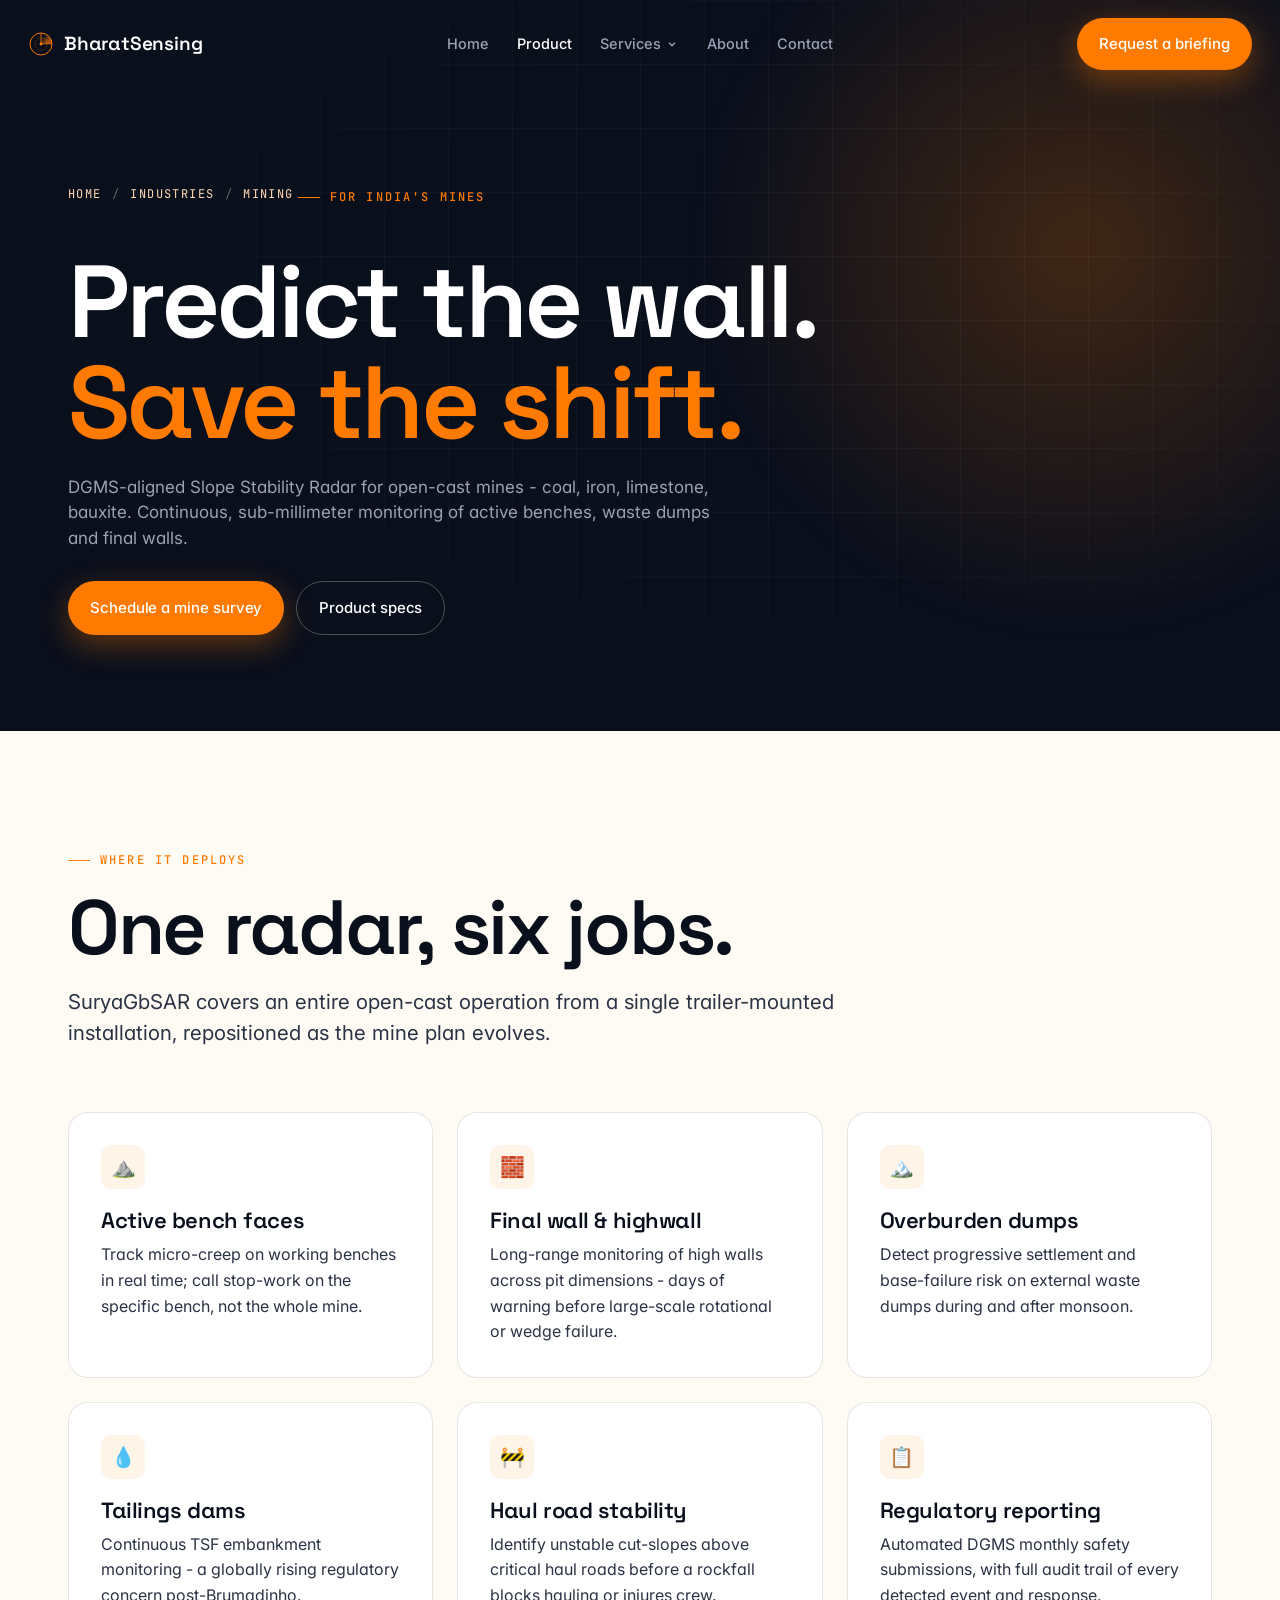
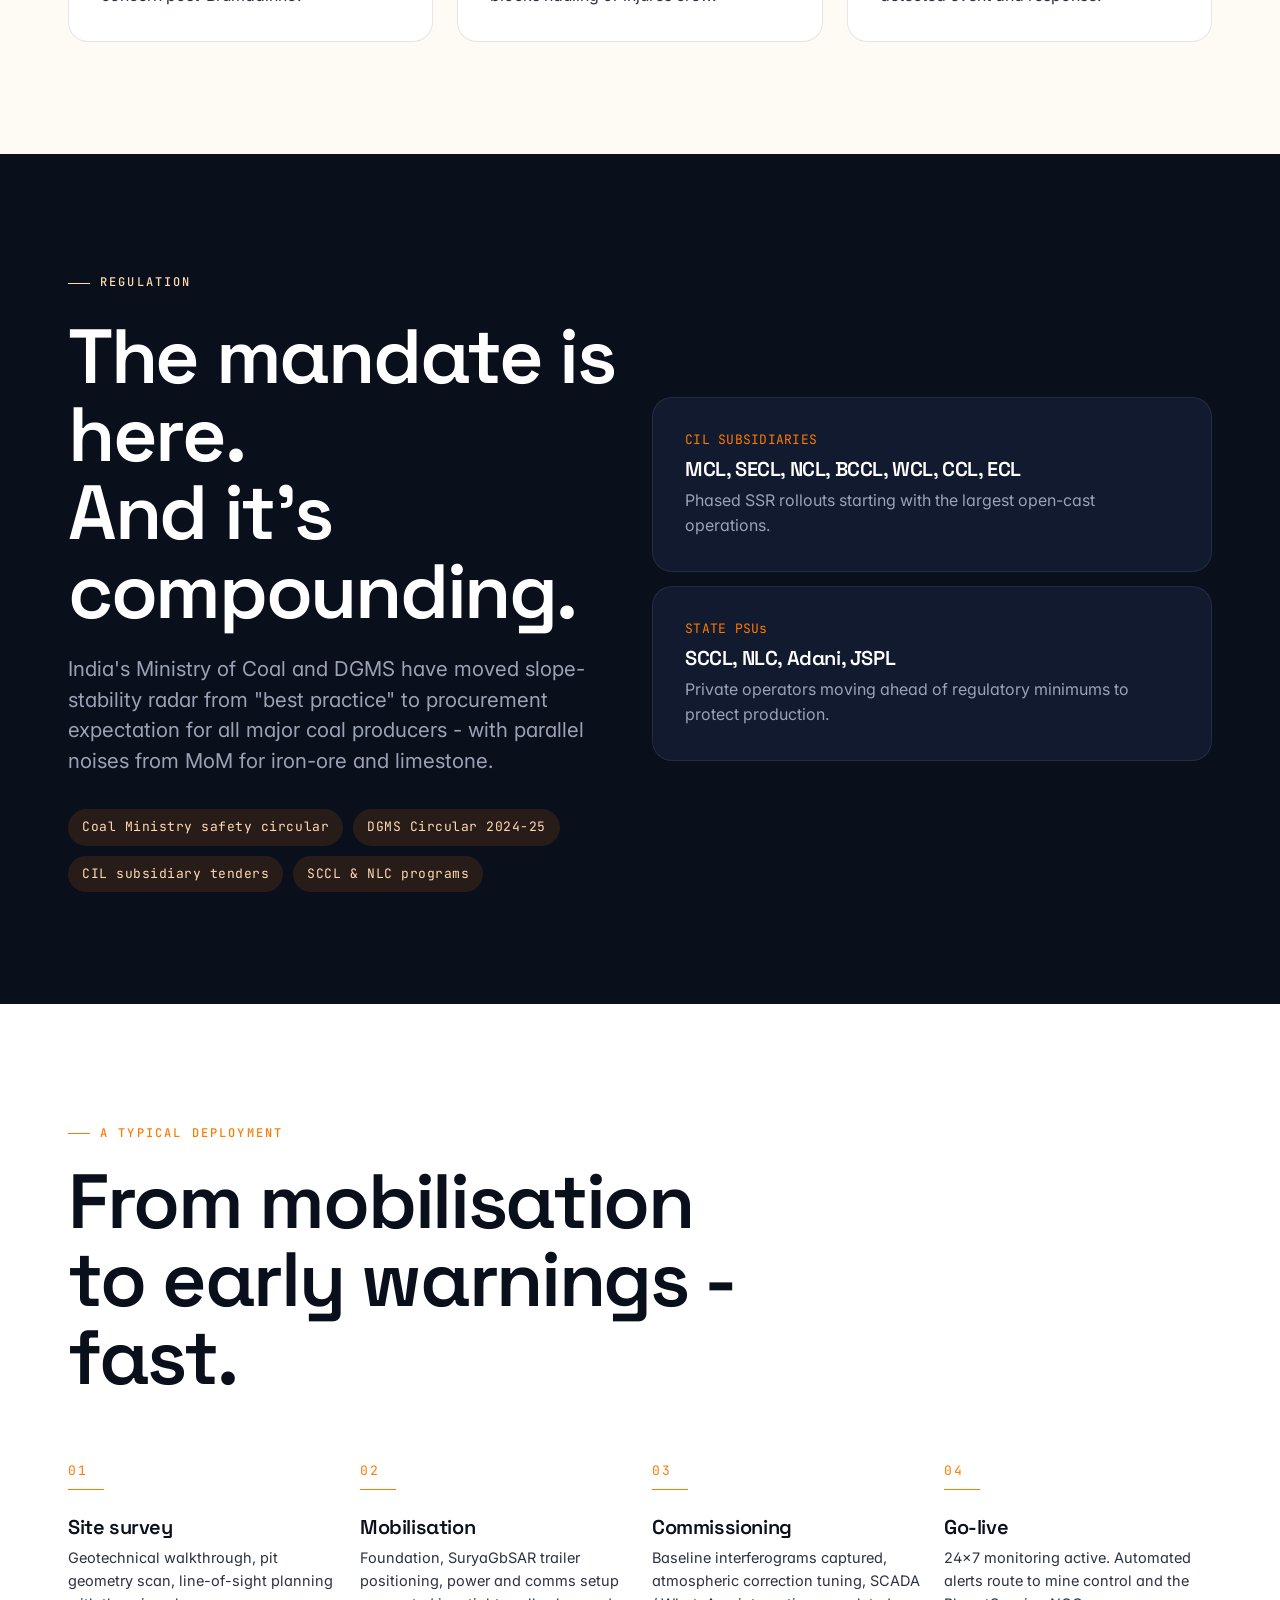
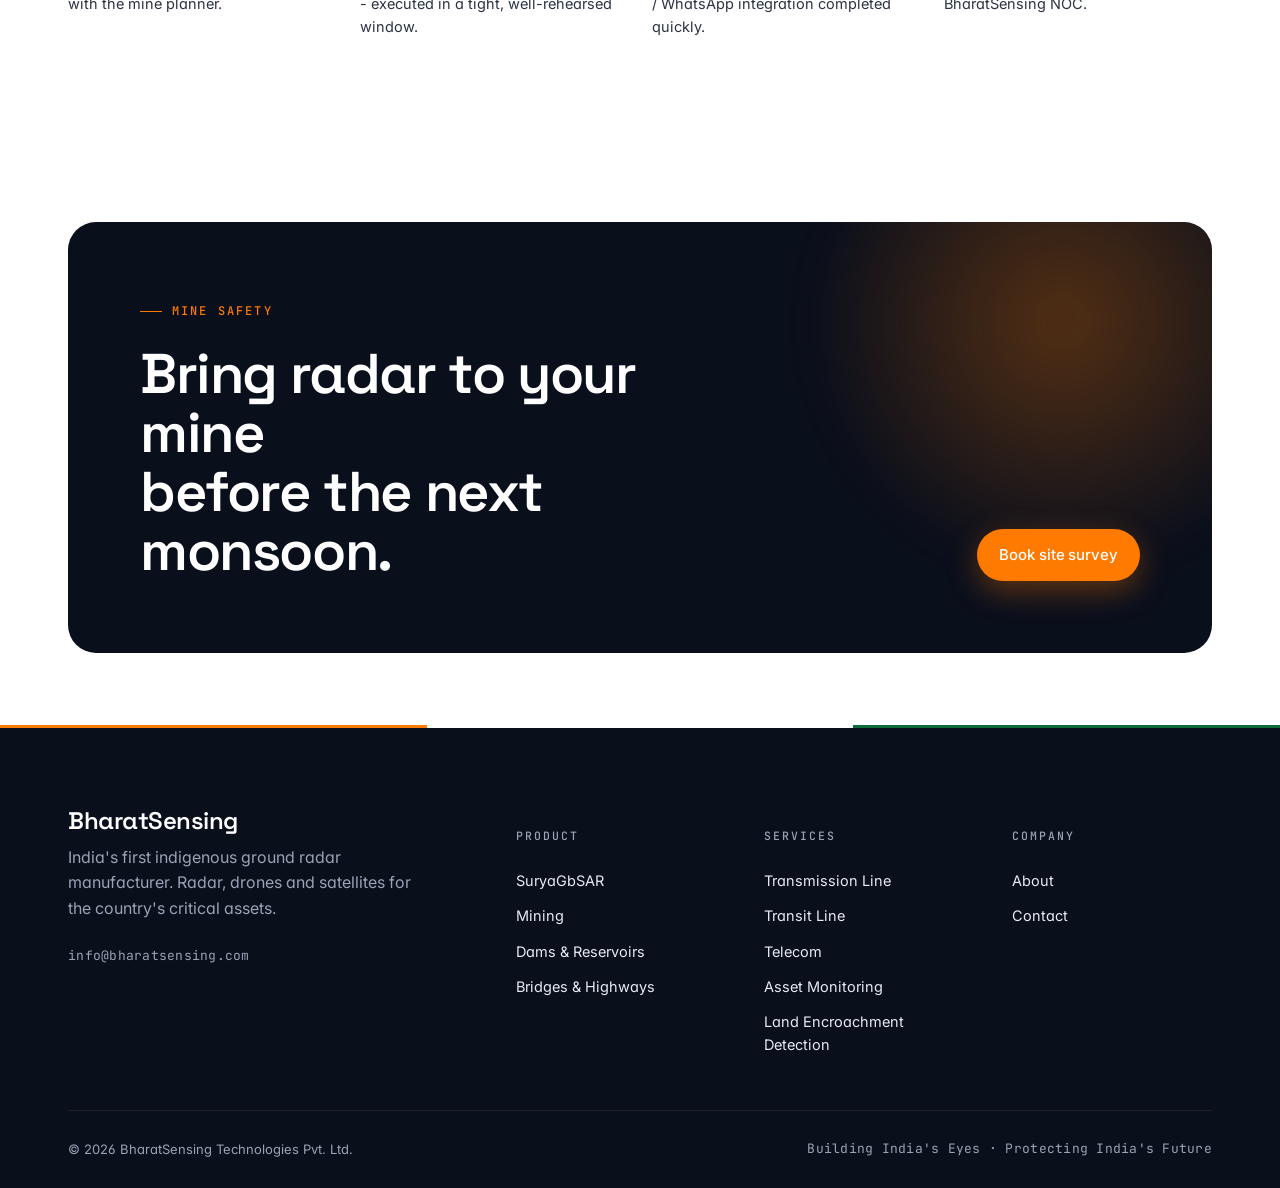
<file: mining.html>
<!doctype html>
<html lang="en">
<head>
<meta charset="utf-8" />
<meta name="viewport" content="width=device-width,initial-scale=1" />
<title>Slope Stability Radar for Open-Cast Mines | BharatSensing</title>
<meta name="description" content="DGMS-aligned slope stability monitoring for India's open-cast mining operations, powered by the indigenous SuryaGbSAR radar platform." />
<link rel="canonical" href="https://bharatsensing.com/mining.html" />
<meta name="theme-color" content="#0A0F1C" />
<meta name="robots" content="index,follow,max-image-preview:large,max-snippet:-1" />

<!-- Favicons: real crawlable files. A data: URI favicon is never indexed by search engines. -->
<link rel="icon" href="favicon.ico" sizes="any" />
<link rel="icon" type="image/svg+xml" href="assets/icon.svg" />
<link rel="icon" type="image/png" sizes="32x32" href="assets/icon-32.png" />
<link rel="icon" type="image/png" sizes="48x48" href="assets/icon-48.png" />
<link rel="icon" type="image/png" sizes="192x192" href="assets/icon-192.png" />
<link rel="apple-touch-icon" sizes="180x180" href="assets/apple-touch-icon.png" />
<link rel="manifest" href="site.webmanifest" />

<!-- Open Graph / Twitter -->
<meta property="og:type" content="website" />
<meta property="og:site_name" content="BharatSensing" />
<meta property="og:title" content="Slope Stability Radar for Open-Cast Mines | BharatSensing" />
<meta property="og:description" content="DGMS-aligned slope stability monitoring for India's open-cast mining operations, powered by the indigenous SuryaGbSAR radar platform." />
<meta property="og:url" content="https://bharatsensing.com/mining.html" />
<meta property="og:image" content="https://bharatsensing.com/assets/og-cover.png" />
<meta property="og:image:width" content="1200" />
<meta property="og:image:height" content="630" />
<meta property="og:locale" content="en_IN" />
<meta name="twitter:card" content="summary_large_image" />
<meta name="twitter:title" content="Slope Stability Radar for Open-Cast Mines | BharatSensing" />
<meta name="twitter:description" content="DGMS-aligned slope stability monitoring for India's open-cast mining operations, powered by the indigenous SuryaGbSAR radar platform." />
<meta name="twitter:image" content="https://bharatsensing.com/assets/og-cover.png" />

<link rel="preconnect" href="https://fonts.googleapis.com">
<link rel="preconnect" href="https://fonts.gstatic.com" crossorigin>
<link rel="preconnect" href="https://api.fontshare.com" crossorigin>
<link href="https://fonts.googleapis.com/css2?family=Inter:wght@300;400;500;600;700&family=Space+Grotesk:wght@500;600;700&family=JetBrains+Mono:wght@400;500&display=swap" rel="stylesheet">
<link href="https://api.fontshare.com/v2/css?f[]=clash-display@500,600,700&display=swap" rel="stylesheet">
<link rel="stylesheet" href="styles.css" />

<script type="application/ld+json">
{
 "@context": "https://schema.org",
 "@type": "Organization",
 "@id": "https://bharatsensing.com/#organization",
 "name": "BharatSensing",
 "legalName": "BharatSensing Technologies Pvt. Ltd.",
 "url": "https://bharatsensing.com/",
 "logo": {
  "@type": "ImageObject",
  "url": "https://bharatsensing.com/assets/logo-512.png",
  "width": 512,
  "height": 512
 },
 "image": "https://bharatsensing.com/assets/og-cover.png",
 "description": "BharatSensing builds India's first indigenous ground-based synthetic aperture radar and delivers drone and satellite monitoring services for critical infrastructure and public assets.",
 "email": "info@bharatsensing.com",
 "foundingDate": "2024",
 "address": {
  "@type": "PostalAddress",
  "addressCountry": "IN"
 },
 "areaServed": {
  "@type": "Country",
  "name": "India"
 },
 "knowsAbout": [
  "Ground-based synthetic aperture radar",
  "Slope stability monitoring",
  "Structural health monitoring",
  "Drone survey",
  "Satellite imagery analysis",
  "Geospatial AI"
 ],
 "sameAs": [
  "https://www.linkedin.com/company/bharatsensing"
 ]
}
</script>
</head>
<body>

<header class="nav nav-dark">
 <div class="nav-inner">
 <a class="nav-logo" href="index.html" aria-label="BharatSensing home">
 <svg class="chakra" viewBox="0 0 64 64" fill="none" aria-hidden="true">
<defs><linearGradient id="bs-nav-sweep" x1="50%" y1="0%" x2="100%" y2="50%"><stop offset="0%" stop-color="#FF7A00" stop-opacity="0"/><stop offset="100%" stop-color="#FF7A00" stop-opacity="0.65"/></linearGradient></defs>
<circle cx="32" cy="32" r="27" stroke="#FF7A00" stroke-width="2.4"/>
<circle cx="32" cy="32" r="15" stroke="#FF7A00" stroke-width="1.2" stroke-opacity="0.45"/>
<path d="M32 32 L32 5 A27 27 0 0 1 59 32 Z" fill="url(#bs-nav-sweep)"/>
<line x1="32" y1="32" x2="32" y2="5" stroke="#FF7A00" stroke-width="2"/>
<line x1="32" y1="32" x2="59" y2="32" stroke="#FF7A00" stroke-width="2" stroke-opacity="0.55"/>
<circle cx="32" cy="32" r="3.6" fill="#FF7A00"/>
</svg>
 BharatSensing
 </a>
 <nav class="nav-menu" aria-label="Primary">
 <a href="index.html">Home</a>
 <a href="product.html" class="active">Product</a>

 <div class="has-sub">
 <a href="services.html" class="sub-trigger">Services</a>
 <button class="sub-toggle" aria-expanded="false" aria-haspopup="true" aria-label="Open services menu"><svg class="chev" viewBox="0 0 12 12" fill="none" stroke="currentColor" stroke-width="1.8" aria-hidden="true"><path d="M2.5 4.5 6 8l3.5-3.5"/></svg></button>
 <div class="sub-menu" role="menu">
 <div class="sub-head">GIS services</div>
 <a href="transmission.html" role="menuitem"><span class="ic"><svg viewBox="0 0 24 24" fill="none" stroke="currentColor" stroke-width="1.7" stroke-linecap="round" stroke-linejoin="round"><path d="M12 2v20"/><path d="M6.5 22 12 4l5.5 18"/><path d="M8 13h8M9 9h6"/><path d="M2 7c3.4 2.6 6.6 2.6 10 0M22 7c-3.4 2.6-6.6 2.6-10 0"/></svg></span><span>Transmission Line<span class="desc">Thermal hotspot detection, sag and tension</span></span></a>
 <a href="transit.html" role="menuitem"><span class="ic"><svg viewBox="0 0 24 24" fill="none" stroke="currentColor" stroke-width="1.7" stroke-linecap="round" stroke-linejoin="round"><path d="M4 21 9 3M20 21 15 3"/><path d="M3.6 7.5h16.8M4.9 12.6h14.2M6.2 17.7h11.6"/></svg></span><span>Transit Line<span class="desc">Corridor and track-side asset intelligence</span></span></a>
 <a href="telecom.html" role="menuitem"><span class="ic"><svg viewBox="0 0 24 24" fill="none" stroke="currentColor" stroke-width="1.7" stroke-linecap="round" stroke-linejoin="round"><path d="M9 22 12 7l3 15"/><path d="M9.8 18h4.4"/><path d="M8.6 5.4a5 5 0 0 1 6.8 0M6 3a9 9 0 0 1 12 0"/><circle cx="12" cy="7" r="1.1"/></svg></span><span>Telecom<span class="desc">Tower digital twins and rollout validation</span></span></a>
 <a href="asset-monitoring.html" role="menuitem"><span class="ic"><svg viewBox="0 0 24 24" fill="none" stroke="currentColor" stroke-width="1.7" stroke-linecap="round" stroke-linejoin="round"><path d="M4 20.5h16"/><path d="M9.6 20.5v-4.4h4.8v4.4"/><path d="M6.6 12.4a7.5 7.5 0 0 1 10.8 0"/><path d="M3.4 7.9a12 12 0 0 1 17.2 0"/><circle cx="12" cy="4.1" r="1.25"/></svg></span><span>Asset Monitoring<span class="desc">Field, drone and satellite on one record</span></span></a>
 <a href="encroachment.html" role="menuitem"><span class="ic"><svg viewBox="0 0 24 24" fill="none" stroke="currentColor" stroke-width="1.7" stroke-linecap="round" stroke-linejoin="round"><rect x="3.2" y="4.2" width="17.6" height="15.6" rx="1.6"/><path d="M3.2 10.4h17.6M3.2 15.2h17.6M9.6 4.2v15.6M15.2 4.2v15.6"/><path d="M10.4 14.6v-2.4l1.8-1.3 1.8 1.3v2.4z" fill="currentColor" stroke="none"/></svg></span><span>Land Encroachment Detection<span class="desc">AI assessment at land-parcel level</span></span></a>
 <div class="sub-sep"></div>
 <a href="services.html" role="menuitem"><span>All GIS services<span class="desc">How the capability stack fits together</span></span></a>
 </div>
 </div>

 <a href="about.html">About</a>
 <a href="contact.html">Contact</a>
 </nav>
 <div class="nav-cta">
 <a href="contact.html" class="btn btn-primary">Request a briefing</a>
 <button class="nav-toggle" aria-label="Toggle menu" aria-expanded="false">
 <svg width="18" height="18" viewBox="0 0 24 24" fill="none" stroke="currentColor" stroke-width="2"><line x1="3" y1="7" x2="21" y2="7"/><line x1="3" y1="12" x2="21" y2="12"/><line x1="3" y1="17" x2="21" y2="17"/></svg>
 </button>
 </div>
 </div>
</header>

<section class="page-hero">
 <div class="hero-bg"><div class="hero-grid"></div><div class="hero-glow"></div></div>
 <div class="container">
 <div class="breadcrumb"><a href="index.html">Home</a><span class="sep">/</span><span>Industries</span><span class="sep">/</span><span>Mining</span></div>
 <span class="eyebrow">For India's Mines</span>
 <h1 class="display-xl mt-24">Predict the wall.<br/><span style="color:var(--saffron)">Save the shift.</span></h1>
 <p class="lede">DGMS-aligned Slope Stability Radar for open-cast mines - coal, iron, limestone, bauxite.
 Continuous, sub-millimeter monitoring of active benches, waste dumps and final walls.</p>
 <div class="hero-cta">
 <a href="contact.html" class="btn btn-primary">Schedule a mine survey</a>
 <a href="product.html" class="btn btn-outline">Product specs</a>
 </div>
 </div>
</section>

<!-- USE CASES -->
<section class="section section-cream">
 <div class="container">
 <div class="section-header reveal">
 <span class="eyebrow">Where It Deploys</span>
 <h2 class="display-lg">One radar, six jobs.</h2>
 <p class="lede">SuryaGbSAR covers an entire open-cast operation from a single trailer-mounted
 installation, repositioned as the mine plan evolves.</p>
 </div>
 <div class="grid grid-3 reveal">
 <article class="card">
 <div class="card-icon">⛰️</div>
 <h3>Active bench faces</h3>
 <p>Track micro-creep on working benches in real time; call stop-work on the specific
 bench, not the whole mine.</p>
 </article>
 <article class="card">
 <div class="card-icon">🧱</div>
 <h3>Final wall &amp; highwall</h3>
 <p>Long-range monitoring of high walls across pit dimensions - days of warning before
 large-scale rotational or wedge failure.</p>
 </article>
 <article class="card">
 <div class="card-icon">🏔️</div>
 <h3>Overburden dumps</h3>
 <p>Detect progressive settlement and base-failure risk on external waste dumps during
 and after monsoon.</p>
 </article>
 <article class="card">
 <div class="card-icon">💧</div>
 <h3>Tailings dams</h3>
 <p>Continuous TSF embankment monitoring - a globally rising regulatory concern post-Brumadinho.</p>
 </article>
 <article class="card">
 <div class="card-icon">🚧</div>
 <h3>Haul road stability</h3>
 <p>Identify unstable cut-slopes above critical haul roads before a rockfall blocks
 hauling or injures crew.</p>
 </article>
 <article class="card">
 <div class="card-icon">📋</div>
 <h3>Regulatory reporting</h3>
 <p>Automated DGMS monthly safety submissions, with full audit trail of every
 detected event and response.</p>
 </article>
 </div>
 </div>
</section>

<!-- REGULATORY -->
<section class="section section-dark">
 <div class="container grid grid-2" style="align-items:center">
 <div class="reveal">
 <span class="eyebrow">Regulation</span>
 <h2 class="display-lg mt-24">The mandate is here.<br/>And it's compounding.</h2>
 <p class="lede mt-24">India's Ministry of Coal and DGMS have moved slope-stability radar from
 "best practice" to procurement expectation for all major coal producers - with parallel
 noises from MoM for iron-ore and limestone.</p>
 <div class="pills mt-32">
 <span class="pill">Coal Ministry safety circular</span>
 <span class="pill">DGMS Circular 2024-25</span>
 <span class="pill">CIL subsidiary tenders</span>
 <span class="pill">SCCL &amp; NLC programs</span>
 </div>
 </div>
 <div class="reveal">
 <div class="grid" style="gap:14px">
 <div class="card card-dark"><div class="mono small" style="color:var(--saffron)">CIL SUBSIDIARIES</div><h4 class="mt-8" style="font-family:var(--font-display);font-size:20px">MCL, SECL, NCL, BCCL, WCL, CCL, ECL</h4><p class="mt-8">Phased SSR rollouts starting with the largest open-cast operations.</p></div>
 <div class="card card-dark"><div class="mono small" style="color:var(--saffron)">STATE PSUs</div><h4 class="mt-8" style="font-family:var(--font-display);font-size:20px">SCCL, NLC, Adani, JSPL</h4><p class="mt-8">Private operators moving ahead of regulatory minimums to protect production.</p></div>
 </div>
 </div>
 </div>
</section>

<!-- DEPLOYMENT SCENARIO -->
<section class="section">
 <div class="container">
 <div class="section-header reveal">
 <span class="eyebrow">A Typical Deployment</span>
 <h2 class="display-lg">From mobilisation<br/>to early warnings - fast.</h2>
 </div>
 <div class="process reveal">
 <div class="process-step"><h4>Site survey</h4><p>Geotechnical walkthrough, pit geometry scan, line-of-sight planning with the mine planner.</p></div>
 <div class="process-step"><h4>Mobilisation</h4><p>Foundation, SuryaGbSAR trailer positioning, power and comms setup - executed in a tight, well-rehearsed window.</p></div>
 <div class="process-step"><h4>Commissioning</h4><p>Baseline interferograms captured, atmospheric correction tuning, SCADA / WhatsApp integration completed quickly.</p></div>
 <div class="process-step"><h4>Go-live</h4><p>24×7 monitoring active. Automated alerts route to mine control and the BharatSensing NOC.</p></div>
 </div>
 </div>
 </section>

 <!-- CTA -->
<section class="section-tight">
 <div class="container">
 <div class="cta-band reveal">
 <div class="glow"></div>
 <div class="row">
 <div>
 <span class="eyebrow">Mine safety</span>
 <h2 class="display-md mt-24">Bring radar to your mine<br/>before the next monsoon.</h2>
 </div>
 <div class="actions">
 <a href="contact.html" class="btn btn-primary">Book site survey</a>
 
 </div>
 </div>
 </div>
 </div>
</section>

<div class="tricolor"><span></span><span></span><span></span></div>
<footer>
 <div class="container">
 <div class="footer-grid">
 <div class="footer-brand">
 <h3>BharatSensing</h3>
 <p>India's first indigenous ground radar manufacturer. Radar, drones and satellites for the country's critical assets.</p>
 <p class="mono small mt-24" style="color:var(--fg-on-dark-muted)">info@bharatsensing.com</p>
 </div>
 <div class="footer-col">
 <h5>Product</h5>
 <a href="product.html">SuryaGbSAR</a>
 <a href="mining.html">Mining</a>
 <a href="dams.html">Dams &amp; Reservoirs</a>
 <a href="bridges.html">Bridges &amp; Highways</a>
 </div>
 <div class="footer-col">
 <h5>Services</h5>
 <a href="transmission.html">Transmission Line</a>
 <a href="transit.html">Transit Line</a>
 <a href="telecom.html">Telecom</a>
 <a href="asset-monitoring.html">Asset Monitoring</a>
 <a href="encroachment.html">Land Encroachment Detection</a>
 </div>
 <div class="footer-col">
 <h5>Company</h5>
 <a href="about.html">About</a>
 <a href="contact.html">Contact</a>
 </div>
 </div>
 <div class="footer-bottom">
 <span>&copy; <span id="year">2026</span> BharatSensing Technologies Pvt. Ltd.</span>
 <span class="mono">Building India's Eyes &middot; Protecting India's Future</span>
 </div>
 </div>
</footer>
<script src="app.js"></script>
</body></html>
</file>
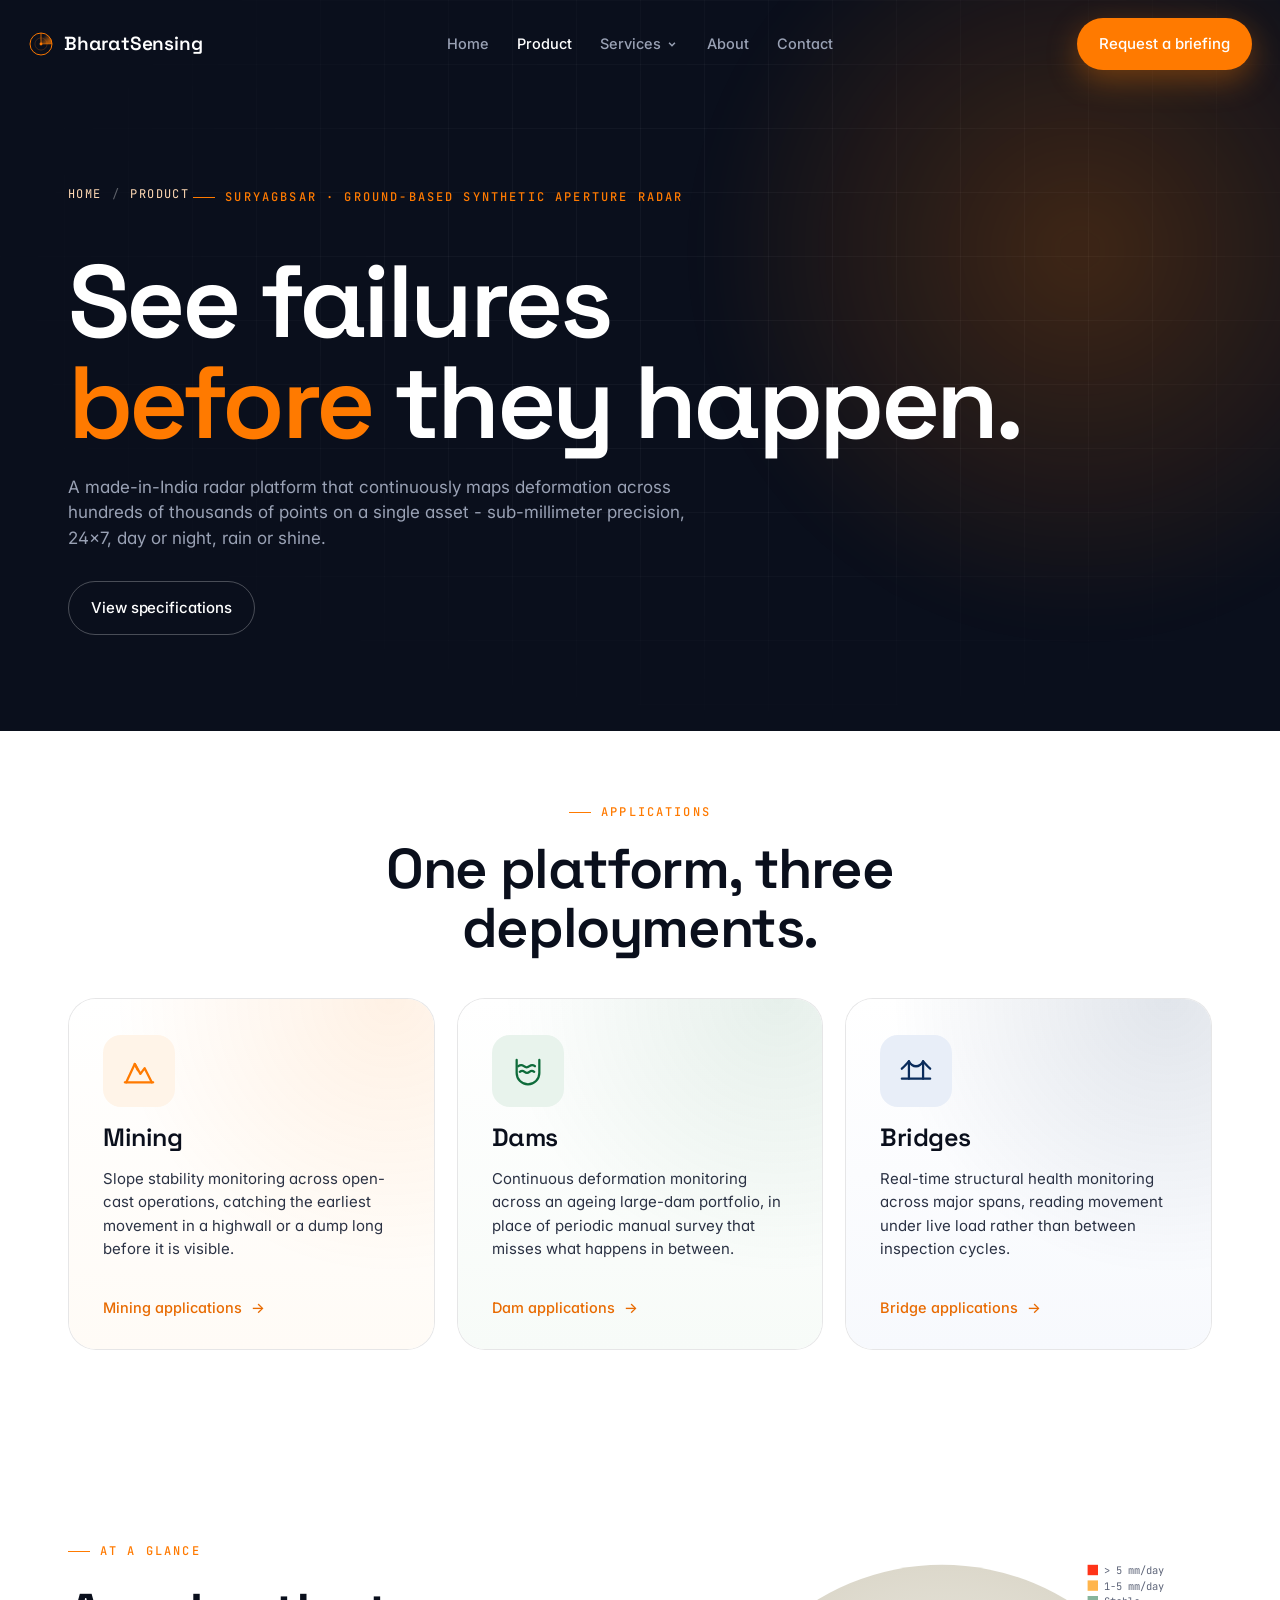
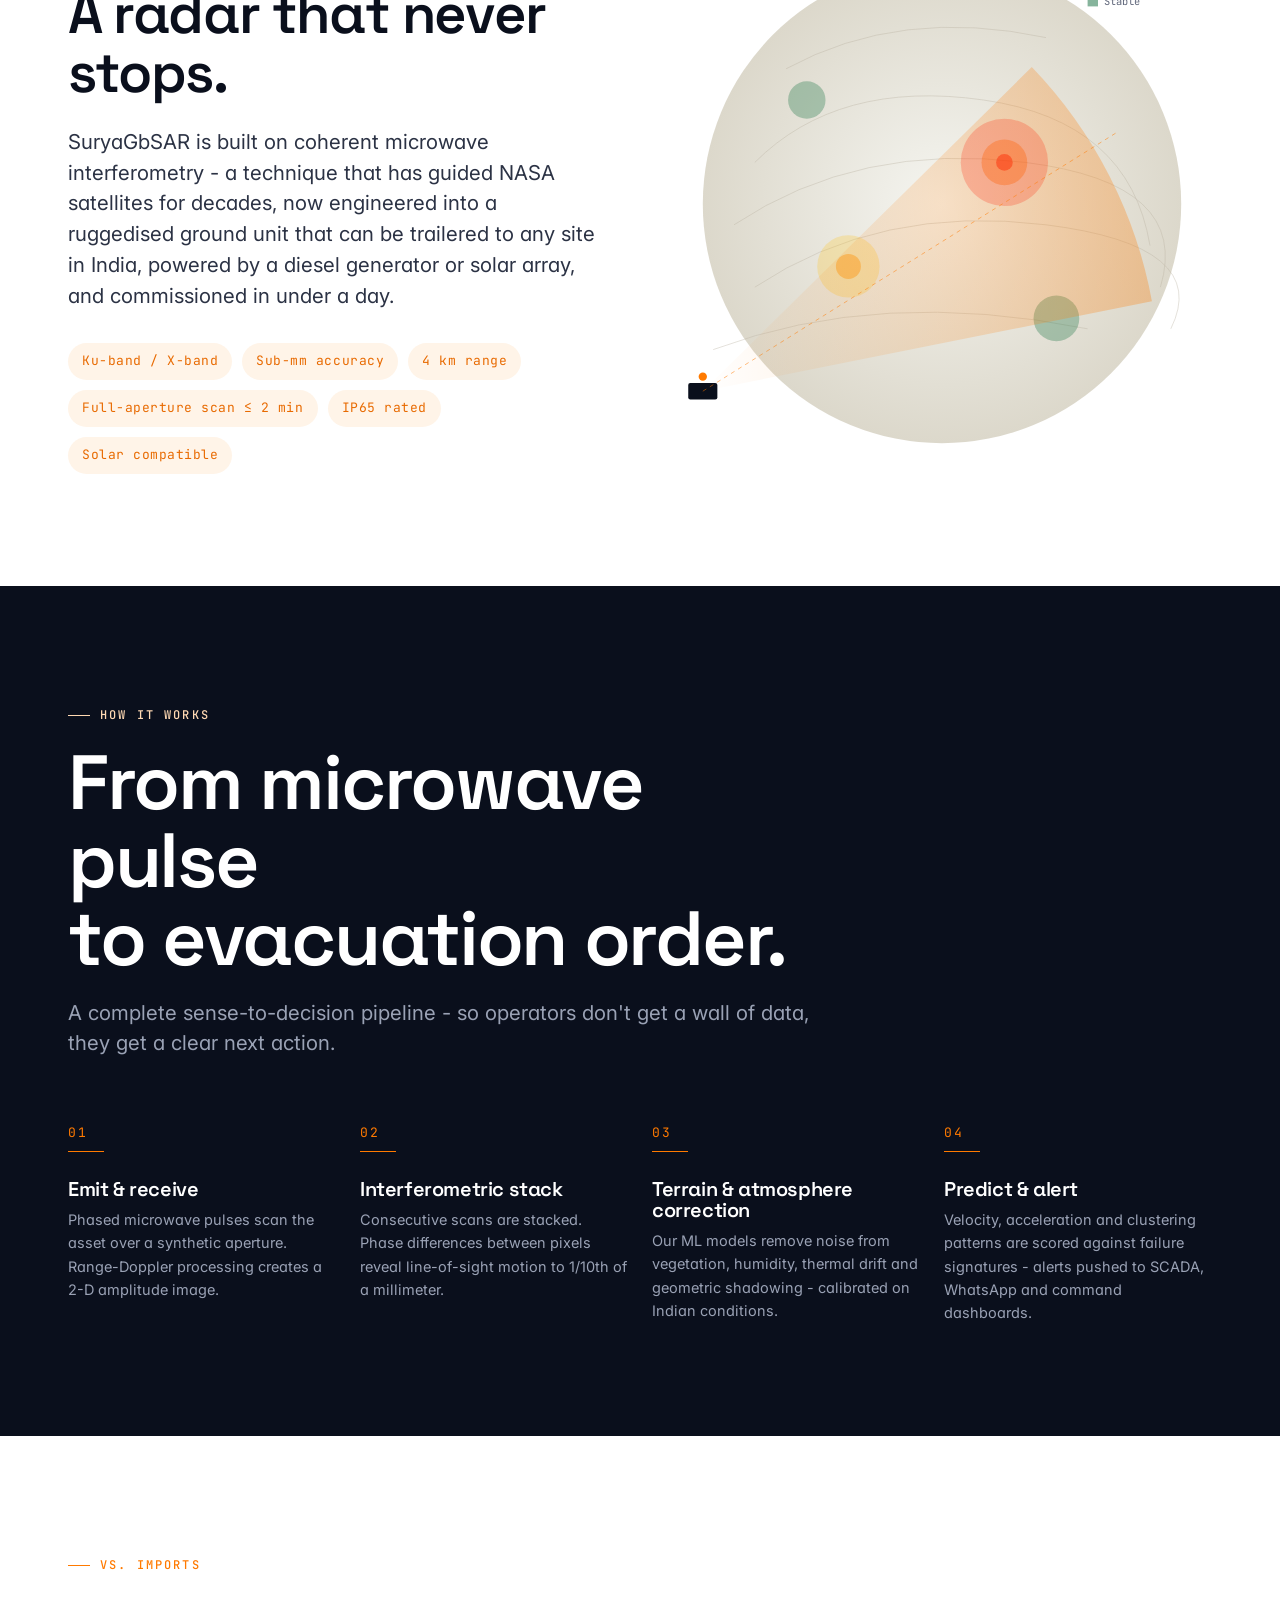
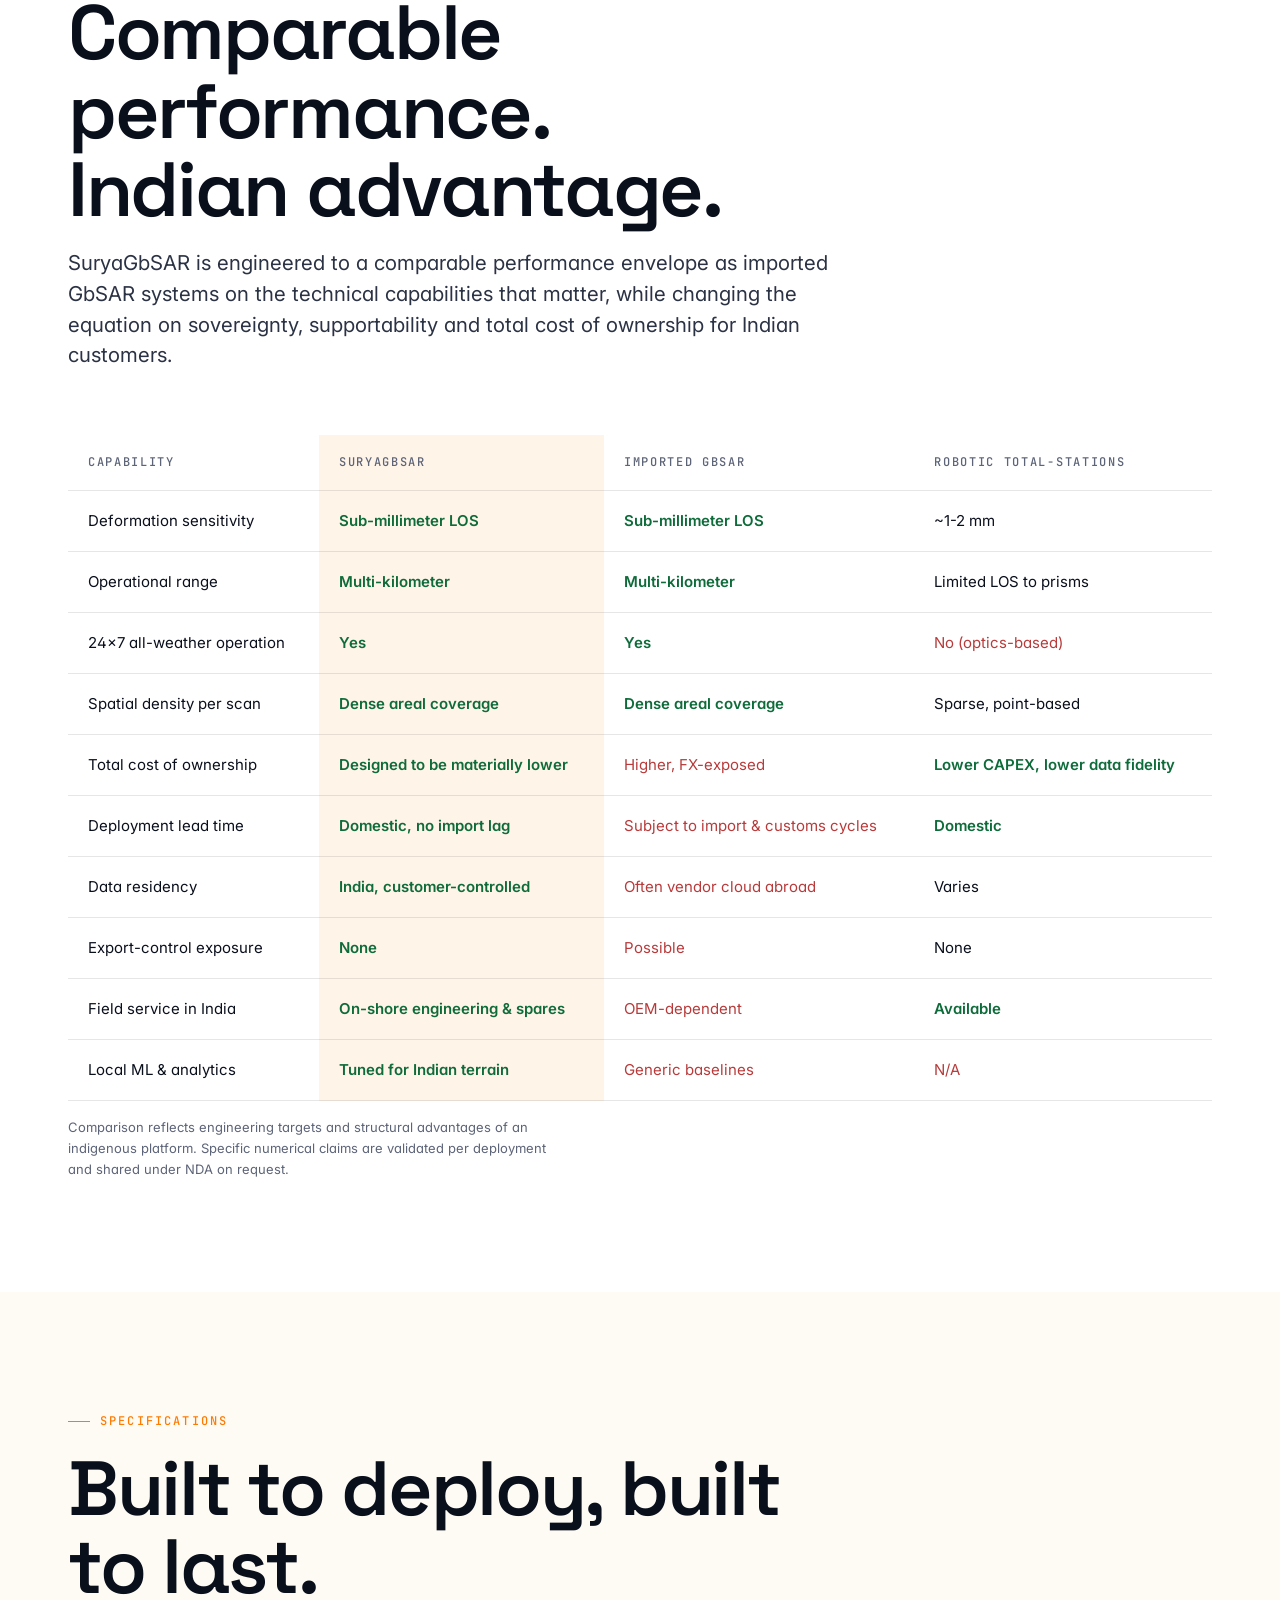
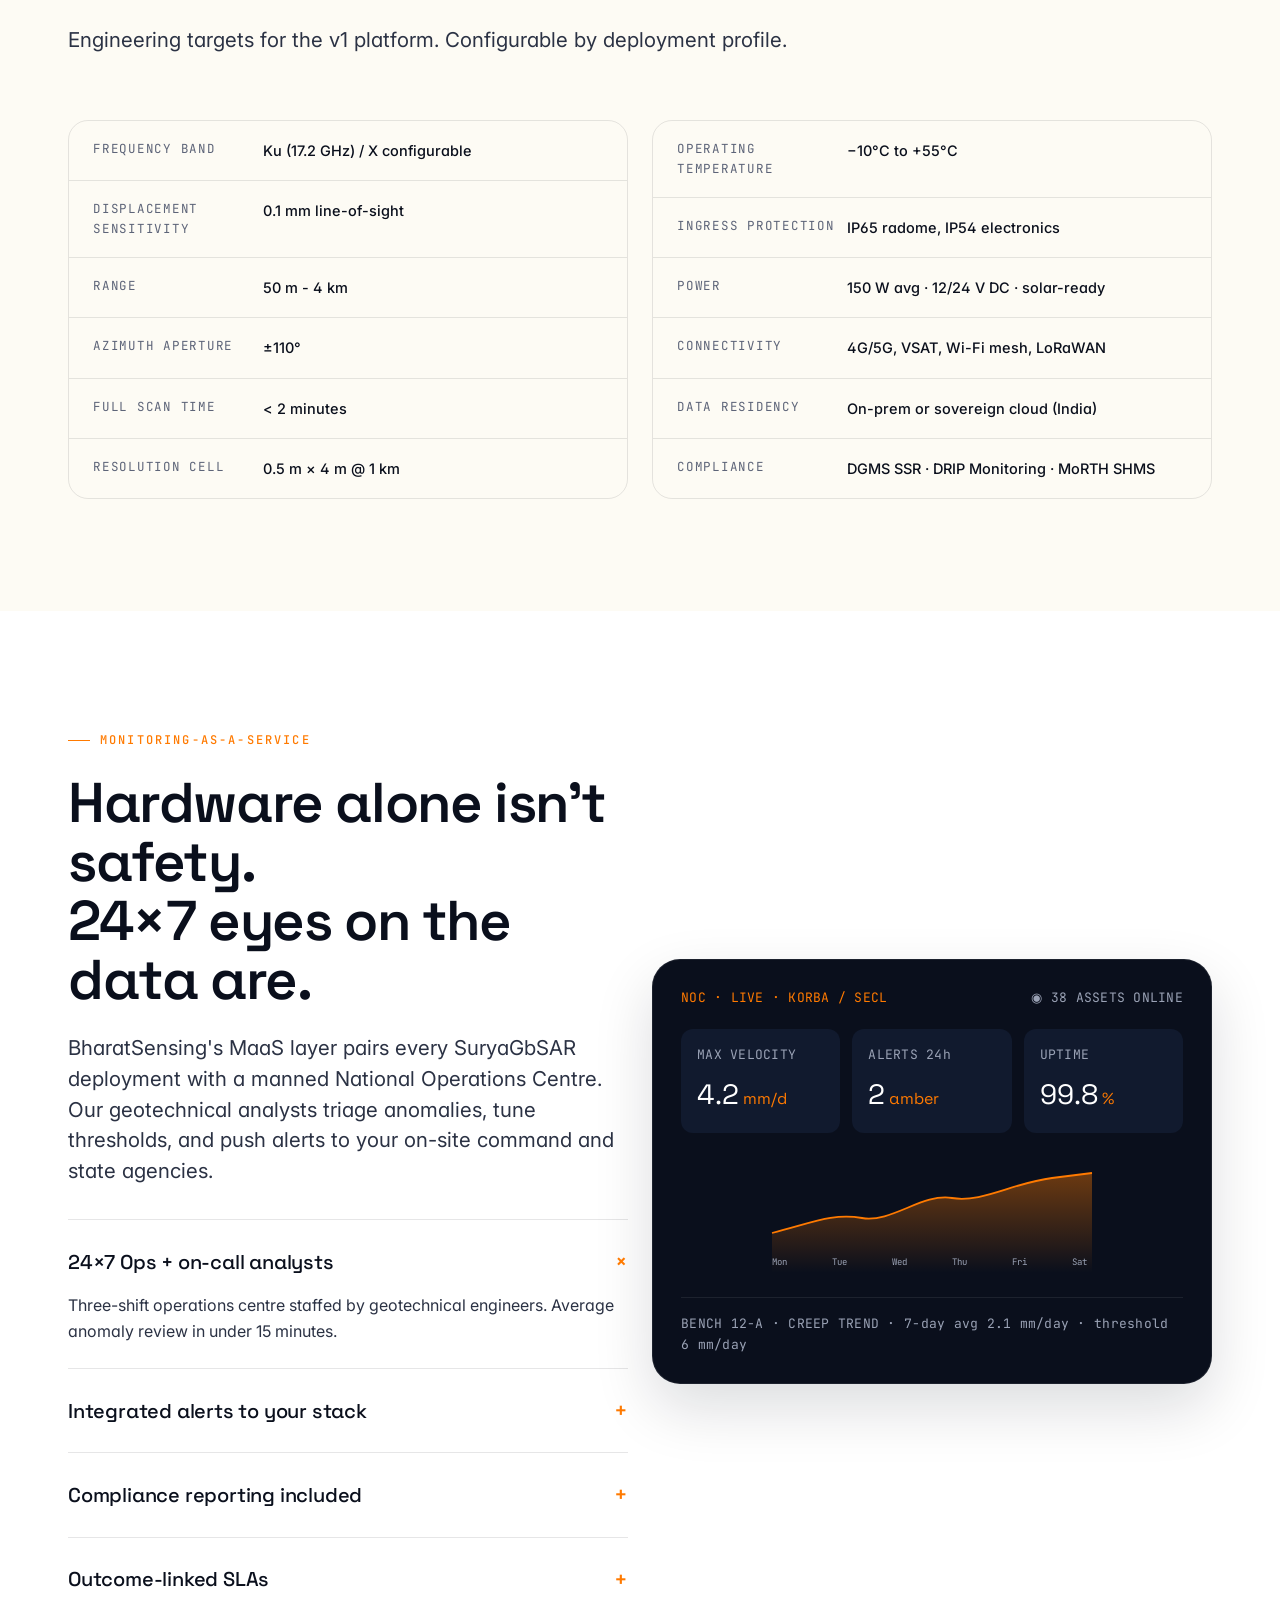
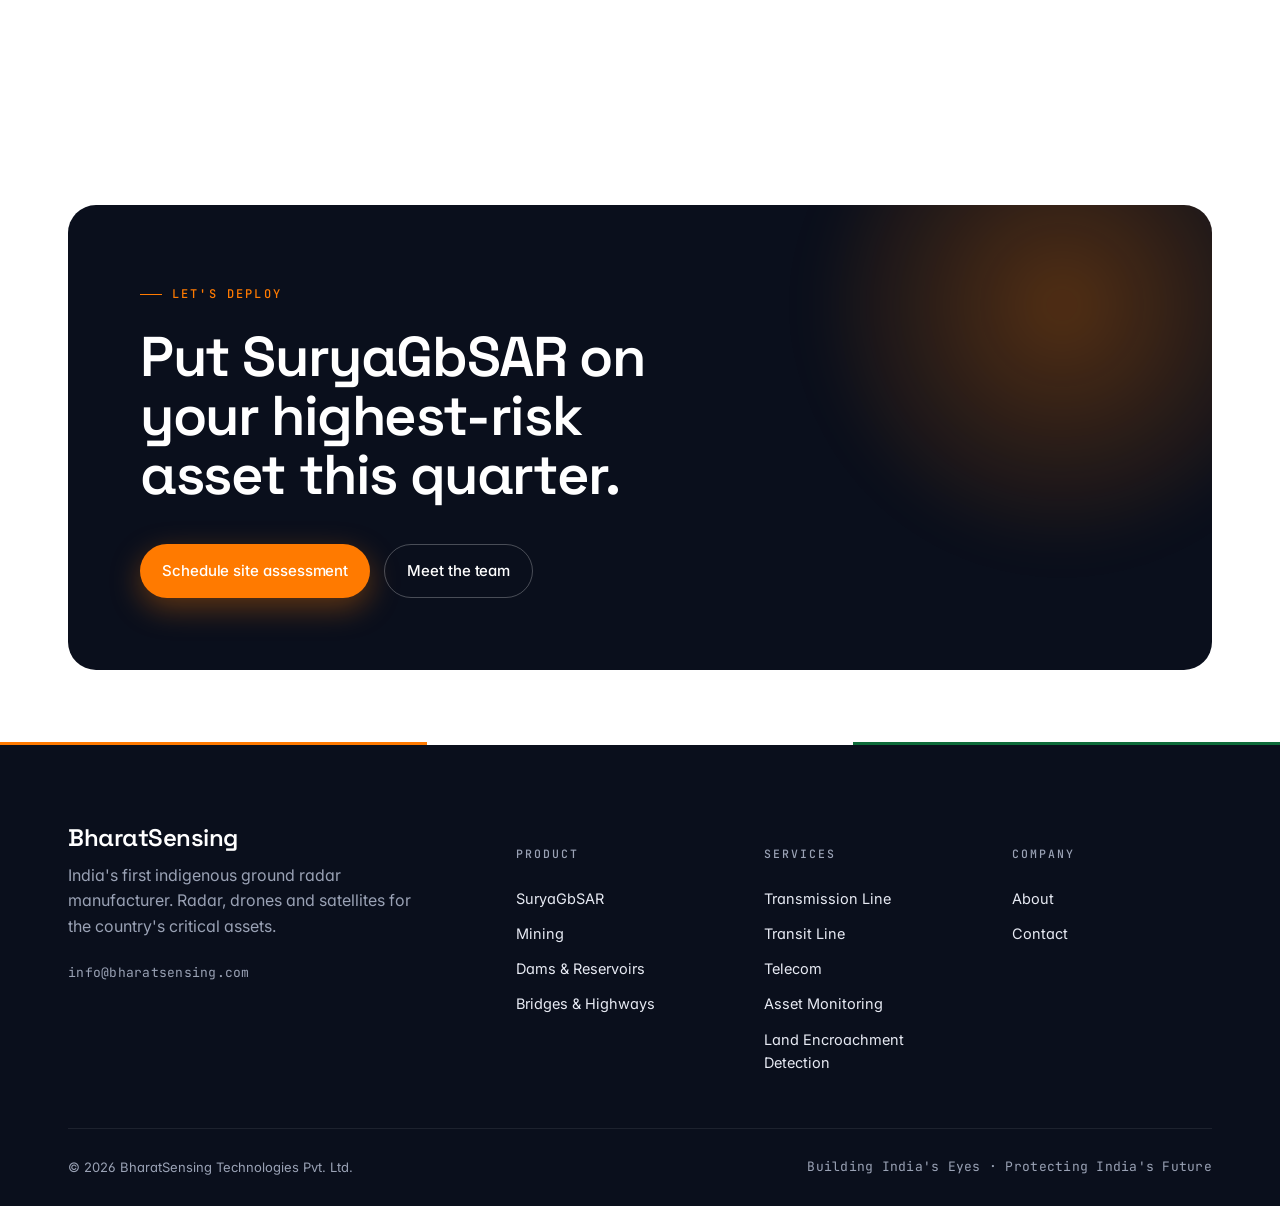
<file: product.html>
<!doctype html>
<html lang="en">
<head>
<meta charset="utf-8" />
<meta name="viewport" content="width=device-width,initial-scale=1" />
<title>SuryaGbSAR — Ground-Based Synthetic Aperture Radar | BharatSensing</title>
<meta name="description" content="SuryaGbSAR continuously maps deformation across hundreds of thousands of points on a single asset — sub-millimeter precision, 24×7, day or night, rain or shine." />
<link rel="canonical" href="https://bharatsensing.com/product.html" />
<meta name="theme-color" content="#0A0F1C" />
<meta name="robots" content="index,follow,max-image-preview:large,max-snippet:-1" />

<!-- Favicons: real crawlable files. A data: URI favicon is never indexed by search engines. -->
<link rel="icon" href="favicon.ico" sizes="any" />
<link rel="icon" type="image/svg+xml" href="assets/icon.svg" />
<link rel="icon" type="image/png" sizes="32x32" href="assets/icon-32.png" />
<link rel="icon" type="image/png" sizes="48x48" href="assets/icon-48.png" />
<link rel="icon" type="image/png" sizes="192x192" href="assets/icon-192.png" />
<link rel="apple-touch-icon" sizes="180x180" href="assets/apple-touch-icon.png" />
<link rel="manifest" href="site.webmanifest" />

<!-- Open Graph / Twitter -->
<meta property="og:type" content="website" />
<meta property="og:site_name" content="BharatSensing" />
<meta property="og:title" content="SuryaGbSAR — Ground-Based Synthetic Aperture Radar | BharatSensing" />
<meta property="og:description" content="SuryaGbSAR continuously maps deformation across hundreds of thousands of points on a single asset — sub-millimeter precision, 24×7, day or night, rain or shine." />
<meta property="og:url" content="https://bharatsensing.com/product.html" />
<meta property="og:image" content="https://bharatsensing.com/assets/og-cover.png" />
<meta property="og:image:width" content="1200" />
<meta property="og:image:height" content="630" />
<meta property="og:locale" content="en_IN" />
<meta name="twitter:card" content="summary_large_image" />
<meta name="twitter:title" content="SuryaGbSAR — Ground-Based Synthetic Aperture Radar | BharatSensing" />
<meta name="twitter:description" content="SuryaGbSAR continuously maps deformation across hundreds of thousands of points on a single asset — sub-millimeter precision, 24×7, day or night, rain or shine." />
<meta name="twitter:image" content="https://bharatsensing.com/assets/og-cover.png" />

<link rel="preconnect" href="https://fonts.googleapis.com">
<link rel="preconnect" href="https://fonts.gstatic.com" crossorigin>
<link rel="preconnect" href="https://api.fontshare.com" crossorigin>
<link href="https://fonts.googleapis.com/css2?family=Inter:wght@300;400;500;600;700&family=Space+Grotesk:wght@500;600;700&family=JetBrains+Mono:wght@400;500&display=swap" rel="stylesheet">
<link href="https://api.fontshare.com/v2/css?f[]=clash-display@500,600,700&display=swap" rel="stylesheet">
<link rel="stylesheet" href="styles.css" />

<script type="application/ld+json">
{
 "@context": "https://schema.org",
 "@type": "Organization",
 "@id": "https://bharatsensing.com/#organization",
 "name": "BharatSensing",
 "legalName": "BharatSensing Technologies Pvt. Ltd.",
 "url": "https://bharatsensing.com/",
 "logo": {
  "@type": "ImageObject",
  "url": "https://bharatsensing.com/assets/logo-512.png",
  "width": 512,
  "height": 512
 },
 "image": "https://bharatsensing.com/assets/og-cover.png",
 "description": "BharatSensing builds India's first indigenous ground-based synthetic aperture radar and delivers drone and satellite monitoring services for critical infrastructure and public assets.",
 "email": "info@bharatsensing.com",
 "foundingDate": "2024",
 "address": {
  "@type": "PostalAddress",
  "addressCountry": "IN"
 },
 "areaServed": {
  "@type": "Country",
  "name": "India"
 },
 "knowsAbout": [
  "Ground-based synthetic aperture radar",
  "Slope stability monitoring",
  "Structural health monitoring",
  "Drone survey",
  "Satellite imagery analysis",
  "Geospatial AI"
 ],
 "sameAs": [
  "https://www.linkedin.com/company/bharatsensing"
 ]
}
</script>
</head>
<body>

<header class="nav nav-dark">
 <div class="nav-inner">
 <a class="nav-logo" href="index.html" aria-label="BharatSensing home">
 <svg class="chakra" viewBox="0 0 64 64" fill="none" aria-hidden="true">
<defs><linearGradient id="bs-nav-sweep" x1="50%" y1="0%" x2="100%" y2="50%"><stop offset="0%" stop-color="#FF7A00" stop-opacity="0"/><stop offset="100%" stop-color="#FF7A00" stop-opacity="0.65"/></linearGradient></defs>
<circle cx="32" cy="32" r="27" stroke="#FF7A00" stroke-width="2.4"/>
<circle cx="32" cy="32" r="15" stroke="#FF7A00" stroke-width="1.2" stroke-opacity="0.45"/>
<path d="M32 32 L32 5 A27 27 0 0 1 59 32 Z" fill="url(#bs-nav-sweep)"/>
<line x1="32" y1="32" x2="32" y2="5" stroke="#FF7A00" stroke-width="2"/>
<line x1="32" y1="32" x2="59" y2="32" stroke="#FF7A00" stroke-width="2" stroke-opacity="0.55"/>
<circle cx="32" cy="32" r="3.6" fill="#FF7A00"/>
</svg>
 BharatSensing
 </a>
 <nav class="nav-menu" aria-label="Primary">
 <a href="index.html">Home</a>
 <a href="product.html" class="active">Product</a>

 <div class="has-sub">
 <a href="services.html" class="sub-trigger">Services</a>
 <button class="sub-toggle" aria-expanded="false" aria-haspopup="true" aria-label="Open services menu"><svg class="chev" viewBox="0 0 12 12" fill="none" stroke="currentColor" stroke-width="1.8" aria-hidden="true"><path d="M2.5 4.5 6 8l3.5-3.5"/></svg></button>
 <div class="sub-menu" role="menu">
 <div class="sub-head">GIS services</div>
 <a href="transmission.html" role="menuitem"><span class="ic"><svg viewBox="0 0 24 24" fill="none" stroke="currentColor" stroke-width="1.7" stroke-linecap="round" stroke-linejoin="round"><path d="M12 2v20"/><path d="M6.5 22 12 4l5.5 18"/><path d="M8 13h8M9 9h6"/><path d="M2 7c3.4 2.6 6.6 2.6 10 0M22 7c-3.4 2.6-6.6 2.6-10 0"/></svg></span><span>Transmission Line<span class="desc">Thermal hotspot detection, sag and tension</span></span></a>
 <a href="transit.html" role="menuitem"><span class="ic"><svg viewBox="0 0 24 24" fill="none" stroke="currentColor" stroke-width="1.7" stroke-linecap="round" stroke-linejoin="round"><path d="M4 21 9 3M20 21 15 3"/><path d="M3.6 7.5h16.8M4.9 12.6h14.2M6.2 17.7h11.6"/></svg></span><span>Transit Line<span class="desc">Corridor and track-side asset intelligence</span></span></a>
 <a href="telecom.html" role="menuitem"><span class="ic"><svg viewBox="0 0 24 24" fill="none" stroke="currentColor" stroke-width="1.7" stroke-linecap="round" stroke-linejoin="round"><path d="M9 22 12 7l3 15"/><path d="M9.8 18h4.4"/><path d="M8.6 5.4a5 5 0 0 1 6.8 0M6 3a9 9 0 0 1 12 0"/><circle cx="12" cy="7" r="1.1"/></svg></span><span>Telecom<span class="desc">Tower digital twins and rollout validation</span></span></a>
 <a href="asset-monitoring.html" role="menuitem"><span class="ic"><svg viewBox="0 0 24 24" fill="none" stroke="currentColor" stroke-width="1.7" stroke-linecap="round" stroke-linejoin="round"><path d="M4 20.5h16"/><path d="M9.6 20.5v-4.4h4.8v4.4"/><path d="M6.6 12.4a7.5 7.5 0 0 1 10.8 0"/><path d="M3.4 7.9a12 12 0 0 1 17.2 0"/><circle cx="12" cy="4.1" r="1.25"/></svg></span><span>Asset Monitoring<span class="desc">Field, drone and satellite on one record</span></span></a>
 <a href="encroachment.html" role="menuitem"><span class="ic"><svg viewBox="0 0 24 24" fill="none" stroke="currentColor" stroke-width="1.7" stroke-linecap="round" stroke-linejoin="round"><rect x="3.2" y="4.2" width="17.6" height="15.6" rx="1.6"/><path d="M3.2 10.4h17.6M3.2 15.2h17.6M9.6 4.2v15.6M15.2 4.2v15.6"/><path d="M10.4 14.6v-2.4l1.8-1.3 1.8 1.3v2.4z" fill="currentColor" stroke="none"/></svg></span><span>Land Encroachment Detection<span class="desc">AI assessment at land-parcel level</span></span></a>
 <div class="sub-sep"></div>
 <a href="services.html" role="menuitem"><span>All GIS services<span class="desc">How the capability stack fits together</span></span></a>
 </div>
 </div>

 <a href="about.html">About</a>
 <a href="contact.html">Contact</a>
 </nav>
 <div class="nav-cta">
 <a href="contact.html" class="btn btn-primary">Request a briefing</a>
 <button class="nav-toggle" aria-label="Toggle menu" aria-expanded="false">
 <svg width="18" height="18" viewBox="0 0 24 24" fill="none" stroke="currentColor" stroke-width="2"><line x1="3" y1="7" x2="21" y2="7"/><line x1="3" y1="12" x2="21" y2="12"/><line x1="3" y1="17" x2="21" y2="17"/></svg>
 </button>
 </div>
 </div>
</header>

<!-- PAGE HERO -->
<section class="page-hero">
 <div class="hero-bg" aria-hidden="true">
 <div class="hero-grid"></div>
 <div class="hero-glow"></div>
 </div>
 <div class="container">
 <div class="breadcrumb"><a href="index.html">Home</a><span class="sep">/</span><span>Product</span></div>
 <span class="eyebrow">SuryaGbSAR · Ground-Based Synthetic Aperture Radar</span>
 <h1 class="display-xl mt-24">See failures<br/><span style="color:var(--saffron)">before</span> they happen.</h1>
 <p class="lede">A made-in-India radar platform that continuously maps deformation across hundreds
 of thousands of points on a single asset - sub-millimeter precision, 24×7, day or night,
 rain or shine.</p>
 <div class="hero-cta">

 <a href="#specs" class="btn btn-outline">View specifications</a>
 </div>
 </div>
</section>

<!-- APPLICATION ENTRY CARDS -->
<section class="section-tight" style="padding-top:64px" id="applications">
 <div class="container">
 <div class="section-header centered reveal" style="margin-bottom:40px">
 <span class="eyebrow">Applications</span>
 <h2 class="display-md">One platform, three deployments.</h2>
 </div>
 <div class="entry-grid reveal">

 <a href="mining.html" class="entry-card">
 <div class="wash" aria-hidden="true" style="background:
 radial-gradient(circle at 88% 0%, rgba(255,122,0,0.10), transparent 58%),
 linear-gradient(180deg,#FFFFFF 0%,#FFFBF6 100%);"></div>
 <div class="entry-icon">
 <svg viewBox="0 0 24 24" fill="none" stroke="currentColor" stroke-width="1.6" stroke-linecap="round" stroke-linejoin="round" aria-hidden="true">
 <path d="M2 20h20"/>
 <path d="M3 20 9 7l4 7 3-4 5 10"/>
 <path d="M9 7l2.2 4.4"/>
 </svg>
 </div>
 <h3>Mining</h3>
 <p>Slope stability monitoring across open-cast operations, catching the earliest
 movement in a highwall or a dump long before it is visible.</p>
 <span class="go">Mining applications</span>
 </a>

 <a href="dams.html" class="entry-card">
 <div class="wash" aria-hidden="true" style="background:
 radial-gradient(circle at 88% 0%, rgba(14,107,58,0.10), transparent 58%),
 linear-gradient(180deg,#FFFFFF 0%,#F7FBF8 100%);"></div>
 <div class="entry-icon green">
 <svg viewBox="0 0 24 24" fill="none" stroke="currentColor" stroke-width="1.6" stroke-linecap="round" stroke-linejoin="round" aria-hidden="true">
 <path d="M4 4.2v9.2a8 8 0 0 0 16 0V4.2"/>
 <path d="M5.2 8.6c1.35-1.1 2.55-1.1 3.9 0s2.55 1.1 3.9 0 2.55-1.1 3.9 0"/>
 <path d="M6.2 12.6c1.2-1 2.2-1 3.4 0s2.2 1 3.4 0 2.2-1 3.4 0"/>
 </svg>
 </div>
 <h3>Dams</h3>
 <p>Continuous deformation monitoring across an ageing large-dam portfolio, in place of
 periodic manual survey that misses what happens in between.</p>
 <span class="go">Dam applications</span>
 </a>

 <a href="bridges.html" class="entry-card">
 <div class="wash" aria-hidden="true" style="background:
 radial-gradient(circle at 88% 0%, rgba(11,44,92,0.12), transparent 58%),
 linear-gradient(180deg,#FFFFFF 0%,#F7F9FD 100%);"></div>
 <div class="entry-icon" style="background:#E8EEF8;color:var(--chakra-navy)">
 <svg viewBox="0 0 24 24" fill="none" stroke="currentColor" stroke-width="1.6" stroke-linecap="round" stroke-linejoin="round" aria-hidden="true">
 <path d="M2 17.4h20"/>
 <path d="M7 17.4V5.2M17 17.4V5.2"/>
 <path d="M7 5.2c2.5 4.6 7.5 4.6 10 0"/>
 <path d="M2 10.4c2-1.7 3.4-3.5 5-5.2M22 10.4c-2-1.7-3.4-3.5-5-5.2"/>
 </svg>
 </div>
 <h3>Bridges</h3>
 <p>Real-time structural health monitoring across major spans, reading movement under
 live load rather than between inspection cycles.</p>
 <span class="go">Bridge applications</span>
 </a>

 </div>
 </div>
</section>

<!-- PRODUCT SNAPSHOT -->
<section class="section">
 <div class="container grid grid-2" style="align-items:center;gap:64px">
 <div class="reveal">
 <span class="eyebrow">At a Glance</span>
 <h2 class="display-md mt-24">A radar that never stops.</h2>
 <p class="lede mt-24">SuryaGbSAR is built on coherent microwave interferometry - a technique that
 has guided NASA satellites for decades, now engineered into a ruggedised ground unit that
 can be trailered to any site in India, powered by a diesel generator or solar array, and
 commissioned in under a day.</p>
 <div class="pills mt-32">
 <span class="pill">Ku-band / X-band</span>
 <span class="pill">Sub-mm accuracy</span>
 <span class="pill">4 km range</span>
 <span class="pill">Full-aperture scan ≤ 2 min</span>
 <span class="pill">IP65 rated</span>
 <span class="pill">Solar compatible</span>
 </div>
 </div>
 <div class="reveal" style="position:relative;aspect-ratio:1;max-width:520px;margin:0 auto;width:100%">
 <svg viewBox="-250 -250 500 500" style="width:100%;height:100%">
 <defs>
 <linearGradient id="sweep2" x1="0" x2="1" y1="0" y2="0">
 <stop offset="0" stop-color="#FF7A00" stop-opacity="0"/>
 <stop offset="1" stop-color="#FF7A00" stop-opacity="0.55"/>
 </linearGradient>
 <radialGradient id="terrain" cx="50%" cy="50%" r="50%">
 <stop offset="0" stop-color="#F5F5F0"/><stop offset="1" stop-color="#DCD8CB"/>
 </radialGradient>
 </defs>
 <!-- terrain disc -->
 <circle r="230" fill="url(#terrain)"/>
 <!-- contour lines -->
 <g fill="none" stroke="#B8B0A0" stroke-width="0.6" opacity="0.6">
 <path d="M-180,-40 Q-100,-120 40,-100 T200,40"/>
 <path d="M-200,20 Q-80,-60 80,-40 T210,80"/>
 <path d="M-180,80 Q-60,0 100,20 T220,120"/>
 <path d="M-150,-130 Q-40,-190 100,-160"/>
 <path d="M-220,140 Q-60,80 140,120"/>
 </g>
 <!-- deformation heatmap blobs -->
 <g opacity="0.75">
 <circle cx="60" cy="-40" r="42" fill="rgba(255,0,0,0.3)"/>
 <circle cx="60" cy="-40" r="22" fill="rgba(255,80,0,0.5)"/>
 <circle cx="60" cy="-40" r="8" fill="rgba(255,30,0,0.9)"/>
 <circle cx="-90" cy="60" r="30" fill="rgba(255,190,0,0.3)"/>
 <circle cx="-90" cy="60" r="12" fill="rgba(255,150,0,0.6)"/>
 <circle cx="110" cy="110" r="22" fill="rgba(14,107,58,0.4)"/>
 <circle cx="-130" cy="-100" r="18" fill="rgba(14,107,58,0.4)"/>
 </g>
 <!-- radar unit -->
 <g transform="translate(-230,180)">
 <rect x="-14" y="-8" width="28" height="16" rx="2" fill="#0A0F1C"/>
 <circle cx="0" cy="-14" r="4" fill="#FF7A00"/>
 </g>
 <!-- sweep from radar origin -->
 <g transform="translate(-230,180)">
 <g>
 <animateTransform attributeName="transform" type="rotate" values="-25;12;-25" keyTimes="0;0.5;1" calcMode="spline" keySplines="0.45 0 0.55 1;0.45 0 0.55 1" dur="10s" repeatCount="indefinite"/>
 <path d="M0,0 L360,-260 A440,440 0 0 1 440,-20 Z" fill="url(#sweep2)" opacity="0.55"/>
 </g>
 <line x1="0" y1="0" x2="400" y2="-250" stroke="#FF7A00" stroke-width="0.8" stroke-dasharray="4 4" opacity="0.6"/>
 </g>
 <!-- legend -->
 <g font-family="JetBrains Mono" font-size="10" fill="#5D6478">
 <rect x="140" y="-230" width="10" height="10" fill="rgba(255,30,0,0.9)"/>
 <text x="156" y="-221">&gt; 5 mm/day</text>
 <rect x="140" y="-215" width="10" height="10" fill="rgba(255,150,0,0.7)"/>
 <text x="156" y="-206">1-5 mm/day</text>
 <rect x="140" y="-200" width="10" height="10" fill="rgba(14,107,58,0.5)"/>
 <text x="156" y="-191">Stable</text>
 </g>
 </svg>
 </div>
 </div>
</section>

<!-- HOW IT WORKS -->
<section class="section section-dark">
 <div class="container">
 <div class="section-header reveal">
 <span class="eyebrow">How It Works</span>
 <h2 class="display-lg">From microwave pulse<br/>to evacuation order.</h2>
 <p class="lede">A complete sense-to-decision pipeline - so operators don't get a wall of data,
 they get a clear next action.</p>
 </div>
 <div class="process reveal">
 <div class="process-step">
 <h4>Emit &amp; receive</h4>
 <p>Phased microwave pulses scan the asset over a synthetic aperture. Range-Doppler
 processing creates a 2-D amplitude image.</p>
 </div>
 <div class="process-step">
 <h4>Interferometric stack</h4>
 <p>Consecutive scans are stacked. Phase differences between pixels reveal line-of-sight
 motion to 1/10th of a millimeter.</p>
 </div>
 <div class="process-step">
 <h4>Terrain &amp; atmosphere correction</h4>
 <p>Our ML models remove noise from vegetation, humidity, thermal drift and geometric
 shadowing - calibrated on Indian conditions.</p>
 </div>
 <div class="process-step">
 <h4>Predict &amp; alert</h4>
 <p>Velocity, acceleration and clustering patterns are scored against failure signatures -
 alerts pushed to SCADA, WhatsApp and command dashboards.</p>
 </div>
 </div>
 </div>
</section>

<!-- VS IMPORTS -->
<section class="section" id="compare">
 <div class="container">
 <div class="section-header reveal">
 <span class="eyebrow">Vs. Imports</span>
 <h2 class="display-lg">Comparable performance.<br/>Indian advantage.</h2>
 <p class="lede">SuryaGbSAR is engineered to a comparable performance envelope as imported GbSAR
 systems on the technical capabilities that matter, while changing the equation on
 sovereignty, supportability and total cost of ownership for Indian customers.</p>
 </div>
 <div class="reveal" style="overflow-x:auto">
 <table class="compare">
 <thead><tr><th>Capability</th><th class="col-highlight">SuryaGbSAR</th><th>Imported GbSAR</th><th>Robotic total-stations</th></tr></thead>
 <tbody>
 <tr><td>Deformation sensitivity</td><td class="col-highlight yes">Sub-millimeter LOS</td><td class="yes">Sub-millimeter LOS</td><td>~1-2 mm</td></tr>
 <tr><td>Operational range</td><td class="col-highlight yes">Multi-kilometer</td><td class="yes">Multi-kilometer</td><td>Limited LOS to prisms</td></tr>
 <tr><td>24×7 all-weather operation</td><td class="col-highlight yes">Yes</td><td class="yes">Yes</td><td class="no">No (optics-based)</td></tr>
 <tr><td>Spatial density per scan</td><td class="col-highlight yes">Dense areal coverage</td><td class="yes">Dense areal coverage</td><td>Sparse, point-based</td></tr>
 <tr><td>Total cost of ownership</td><td class="col-highlight yes">Designed to be materially lower</td><td class="no">Higher, FX-exposed</td><td class="yes">Lower CAPEX, lower data fidelity</td></tr>
 <tr><td>Deployment lead time</td><td class="col-highlight yes">Domestic, no import lag</td><td class="no">Subject to import &amp; customs cycles</td><td class="yes">Domestic</td></tr>
 <tr><td>Data residency</td><td class="col-highlight yes">India, customer-controlled</td><td class="no">Often vendor cloud abroad</td><td>Varies</td></tr>
 <tr><td>Export-control exposure</td><td class="col-highlight yes">None</td><td class="no">Possible</td><td>None</td></tr>
 <tr><td>Field service in India</td><td class="col-highlight yes">On-shore engineering &amp; spares</td><td class="no">OEM-dependent</td><td class="yes">Available</td></tr>
 <tr><td>Local ML &amp; analytics</td><td class="col-highlight yes">Tuned for Indian terrain</td><td class="no">Generic baselines</td><td class="no">N/A</td></tr>
 </tbody>
 </table>
 <p class="small mt-16" style="color:var(--fg-muted);max-width:60ch">Comparison reflects engineering targets and structural advantages of an indigenous platform. Specific numerical claims are validated per deployment and shared under NDA on request.</p>
 </div>
 </div>
</section>

<!-- SPECS -->
<section class="section section-cream" id="specs">
 <div class="container">
 <div class="section-header reveal">
 <span class="eyebrow">Specifications</span>
 <h2 class="display-lg">Built to deploy, built to last.</h2>
 <p class="lede">Engineering targets for the v1 platform. Configurable by deployment profile.</p>
 </div>
 <div class="grid grid-2 reveal">
 <div class="spec">
 <div class="spec-row"><span class="k">Frequency band</span><span class="v">Ku (17.2 GHz) / X configurable</span></div>
 <div class="spec-row"><span class="k">Displacement sensitivity</span><span class="v">0.1 mm line-of-sight</span></div>
 <div class="spec-row"><span class="k">Range</span><span class="v">50 m - 4 km</span></div>
 <div class="spec-row"><span class="k">Azimuth aperture</span><span class="v">±110°</span></div>
 <div class="spec-row"><span class="k">Full scan time</span><span class="v">&lt; 2 minutes</span></div>
 <div class="spec-row"><span class="k">Resolution cell</span><span class="v">0.5 m × 4 m @ 1 km</span></div>
 </div>
 <div class="spec">
 <div class="spec-row"><span class="k">Operating temperature</span><span class="v">−10°C to +55°C</span></div>
 <div class="spec-row"><span class="k">Ingress protection</span><span class="v">IP65 radome, IP54 electronics</span></div>
 <div class="spec-row"><span class="k">Power</span><span class="v">150 W avg · 12/24 V DC · solar-ready</span></div>
 <div class="spec-row"><span class="k">Connectivity</span><span class="v">4G/5G, VSAT, Wi-Fi mesh, LoRaWAN</span></div>
 <div class="spec-row"><span class="k">Data residency</span><span class="v">On-prem or sovereign cloud (India)</span></div>
 <div class="spec-row"><span class="k">Compliance</span><span class="v">DGMS SSR · DRIP Monitoring · MoRTH SHMS</span></div>
 </div>
 </div>
 </div>
</section>

<!-- MAAS -->
<section class="section" id="maas">
 <div class="container grid grid-2" style="align-items:center">
 <div class="reveal">
 <span class="eyebrow">Monitoring-as-a-Service</span>
 <h2 class="display-md mt-24">Hardware alone isn't safety.<br/>24×7 eyes on the data are.</h2>
 <p class="lede mt-24">BharatSensing's MaaS layer pairs every SuryaGbSAR deployment with a
 manned National Operations Centre. Our geotechnical analysts triage anomalies,
 tune thresholds, and push alerts to your on-site command and state agencies.</p>
 <div class="mt-32">
 <details class="faq-item" open>
 <summary>24×7 Ops + on-call analysts</summary>
 <p>Three-shift operations centre staffed by geotechnical engineers. Average anomaly review
 in under 15 minutes.</p>
 </details>
 <details class="faq-item">
 <summary>Integrated alerts to your stack</summary>
 <p>SCADA, SAP-PM, WhatsApp, SMS, email - no ripping out your existing workflows.</p>
 </details>
 <details class="faq-item">
 <summary>Compliance reporting included</summary>
 <p>Automatic generation of DGMS, DRIP and MoRTH mandated reports on your schedule.</p>
 </details>
 <details class="faq-item">
 <summary>Outcome-linked SLAs</summary>
 <p>Availability, false-positive rate, time-to-alert, and escalation latency all contracted.</p>
 </details>
 </div>
 </div>
 <div class="reveal">
 <!-- Mock dashboard card -->
 <div style="background:var(--ink);color:#fff;border-radius:var(--r-xl);padding:28px;border:1px solid var(--line);box-shadow:var(--shadow-lg)">
 <div style="display:flex;justify-content:space-between;align-items:center;margin-bottom:20px">
 <div class="mono small" style="color:var(--saffron)">NOC · LIVE · KORBA / SECL</div>
 <div class="mono small" style="color:var(--fg-on-dark-muted)">◉ 38 ASSETS ONLINE</div>
 </div>
 <div style="display:grid;grid-template-columns:1fr 1fr 1fr;gap:12px;margin-bottom:20px">
 <div style="padding:16px;background:var(--ink-2);border-radius:12px">
 <div class="mono small" style="color:var(--fg-on-dark-muted)">MAX VELOCITY</div>
 <div style="font-family:var(--font-display);font-size:28px;color:#fff;margin-top:6px">4.2<span style="color:var(--saffron);font-size:16px;margin-left:4px">mm/d</span></div>
 </div>
 <div style="padding:16px;background:var(--ink-2);border-radius:12px">
 <div class="mono small" style="color:var(--fg-on-dark-muted)">ALERTS 24h</div>
 <div style="font-family:var(--font-display);font-size:28px;color:#fff;margin-top:6px">2<span style="color:var(--saffron);font-size:16px;margin-left:4px">amber</span></div>
 </div>
 <div style="padding:16px;background:var(--ink-2);border-radius:12px">
 <div class="mono small" style="color:var(--fg-on-dark-muted)">UPTIME</div>
 <div style="font-family:var(--font-display);font-size:28px;color:#fff;margin-top:6px">99.8<span style="color:var(--saffron);font-size:16px;margin-left:4px">%</span></div>
 </div>
 </div>
 <!-- Mini line chart -->
 <svg viewBox="0 0 320 120" style="width:100%;height:120px">
 <defs>
 <linearGradient id="g1" x1="0" x2="0" y1="0" y2="1"><stop offset="0" stop-color="#FF7A00" stop-opacity="0.4"/><stop offset="1" stop-color="#FF7A00" stop-opacity="0"/></linearGradient>
 </defs>
 <path d="M0,80 C40,70 60,60 90,65 S150,40 180,45 S240,30 280,25 L320,20" fill="none" stroke="#FF7A00" stroke-width="1.8"/>
 <path d="M0,80 C40,70 60,60 90,65 S150,40 180,45 S240,30 280,25 L320,20 L320,120 L0,120 Z" fill="url(#g1)"/>
 <g font-family="JetBrains Mono" font-size="9" fill="#9AA2B5">
 <text x="0" y="112">Mon</text><text x="60" y="112">Tue</text><text x="120" y="112">Wed</text><text x="180" y="112">Thu</text><text x="240" y="112">Fri</text><text x="300" y="112">Sat</text>
 </g>
 </svg>
 <div class="mono small mt-24" style="color:var(--fg-on-dark-muted);border-top:1px solid var(--line);padding-top:16px">
 BENCH 12-A · CREEP TREND · 7-day avg 2.1 mm/day · threshold 6 mm/day
 </div>
 </div>
 </div>
 </div>
</section>

<!-- CTA -->
<section class="section-tight">
 <div class="container">
 <div class="cta-band reveal">
 <div class="glow"></div>
 <div class="row">
 <div>
 <span class="eyebrow">Let's deploy</span>
 <h2 class="display-md mt-24">Put SuryaGbSAR on your highest-risk asset this quarter.</h2>
 </div>
 <div class="actions">
 <a href="contact.html" class="btn btn-primary">Schedule site assessment</a>
 <a href="about.html" class="btn btn-outline">Meet the team</a>
 </div>
 </div>
 </div>
 </div>
</section>

<!-- FOOTER (shared) -->
<div class="tricolor"><span></span><span></span><span></span></div>
<footer>
 <div class="container">
 <div class="footer-grid">
 <div class="footer-brand">
 <h3>BharatSensing</h3>
 <p>India's first indigenous ground radar manufacturer. Radar, drones and satellites for the country's critical assets.</p>
 <p class="mono small mt-24" style="color:var(--fg-on-dark-muted)">info@bharatsensing.com</p>
 </div>
 <div class="footer-col">
 <h5>Product</h5>
 <a href="product.html">SuryaGbSAR</a>
 <a href="mining.html">Mining</a>
 <a href="dams.html">Dams &amp; Reservoirs</a>
 <a href="bridges.html">Bridges &amp; Highways</a>
 </div>
 <div class="footer-col">
 <h5>Services</h5>
 <a href="transmission.html">Transmission Line</a>
 <a href="transit.html">Transit Line</a>
 <a href="telecom.html">Telecom</a>
 <a href="asset-monitoring.html">Asset Monitoring</a>
 <a href="encroachment.html">Land Encroachment Detection</a>
 </div>
 <div class="footer-col">
 <h5>Company</h5>
 <a href="about.html">About</a>
 <a href="contact.html">Contact</a>
 </div>
 </div>
 <div class="footer-bottom">
 <span>&copy; <span id="year">2026</span> BharatSensing Technologies Pvt. Ltd.</span>
 <span class="mono">Building India's Eyes &middot; Protecting India's Future</span>
 </div>
 </div>
</footer>

<script src="app.js"></script>
</body>
</html>
</file>
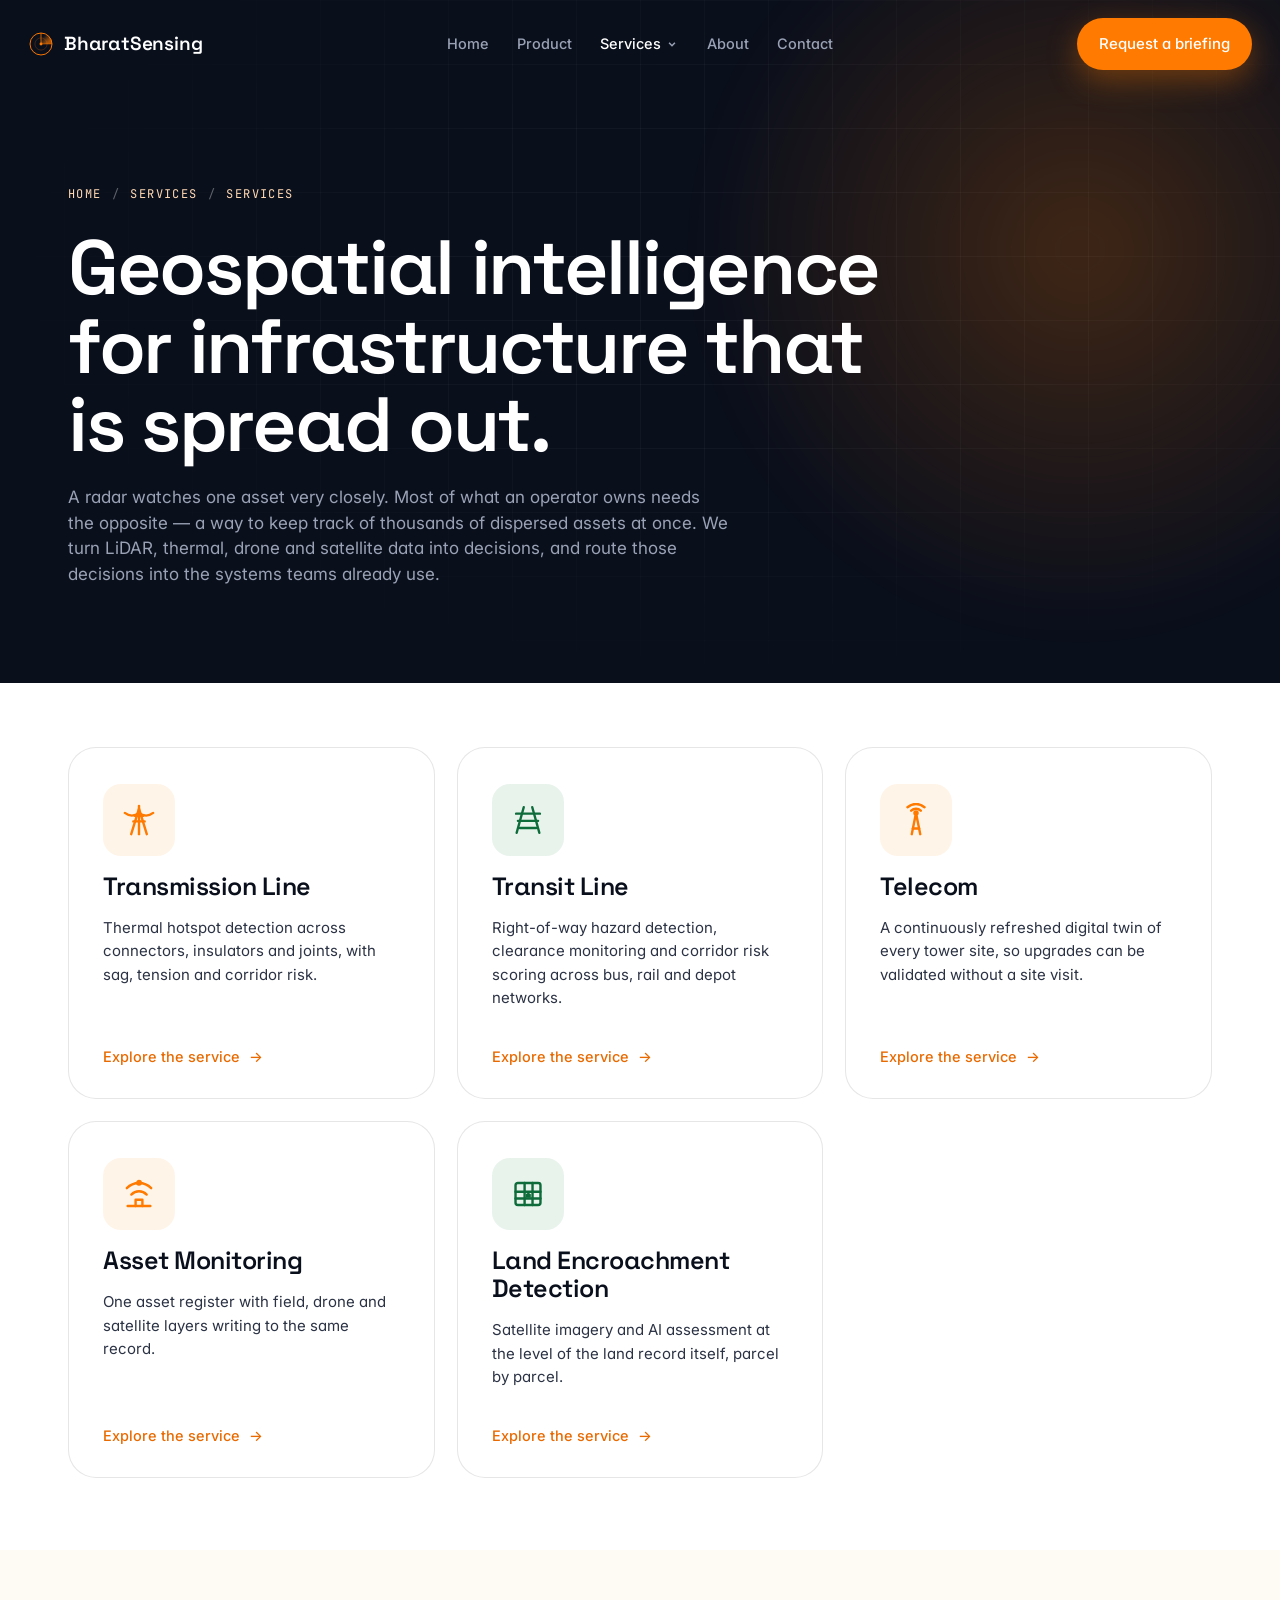
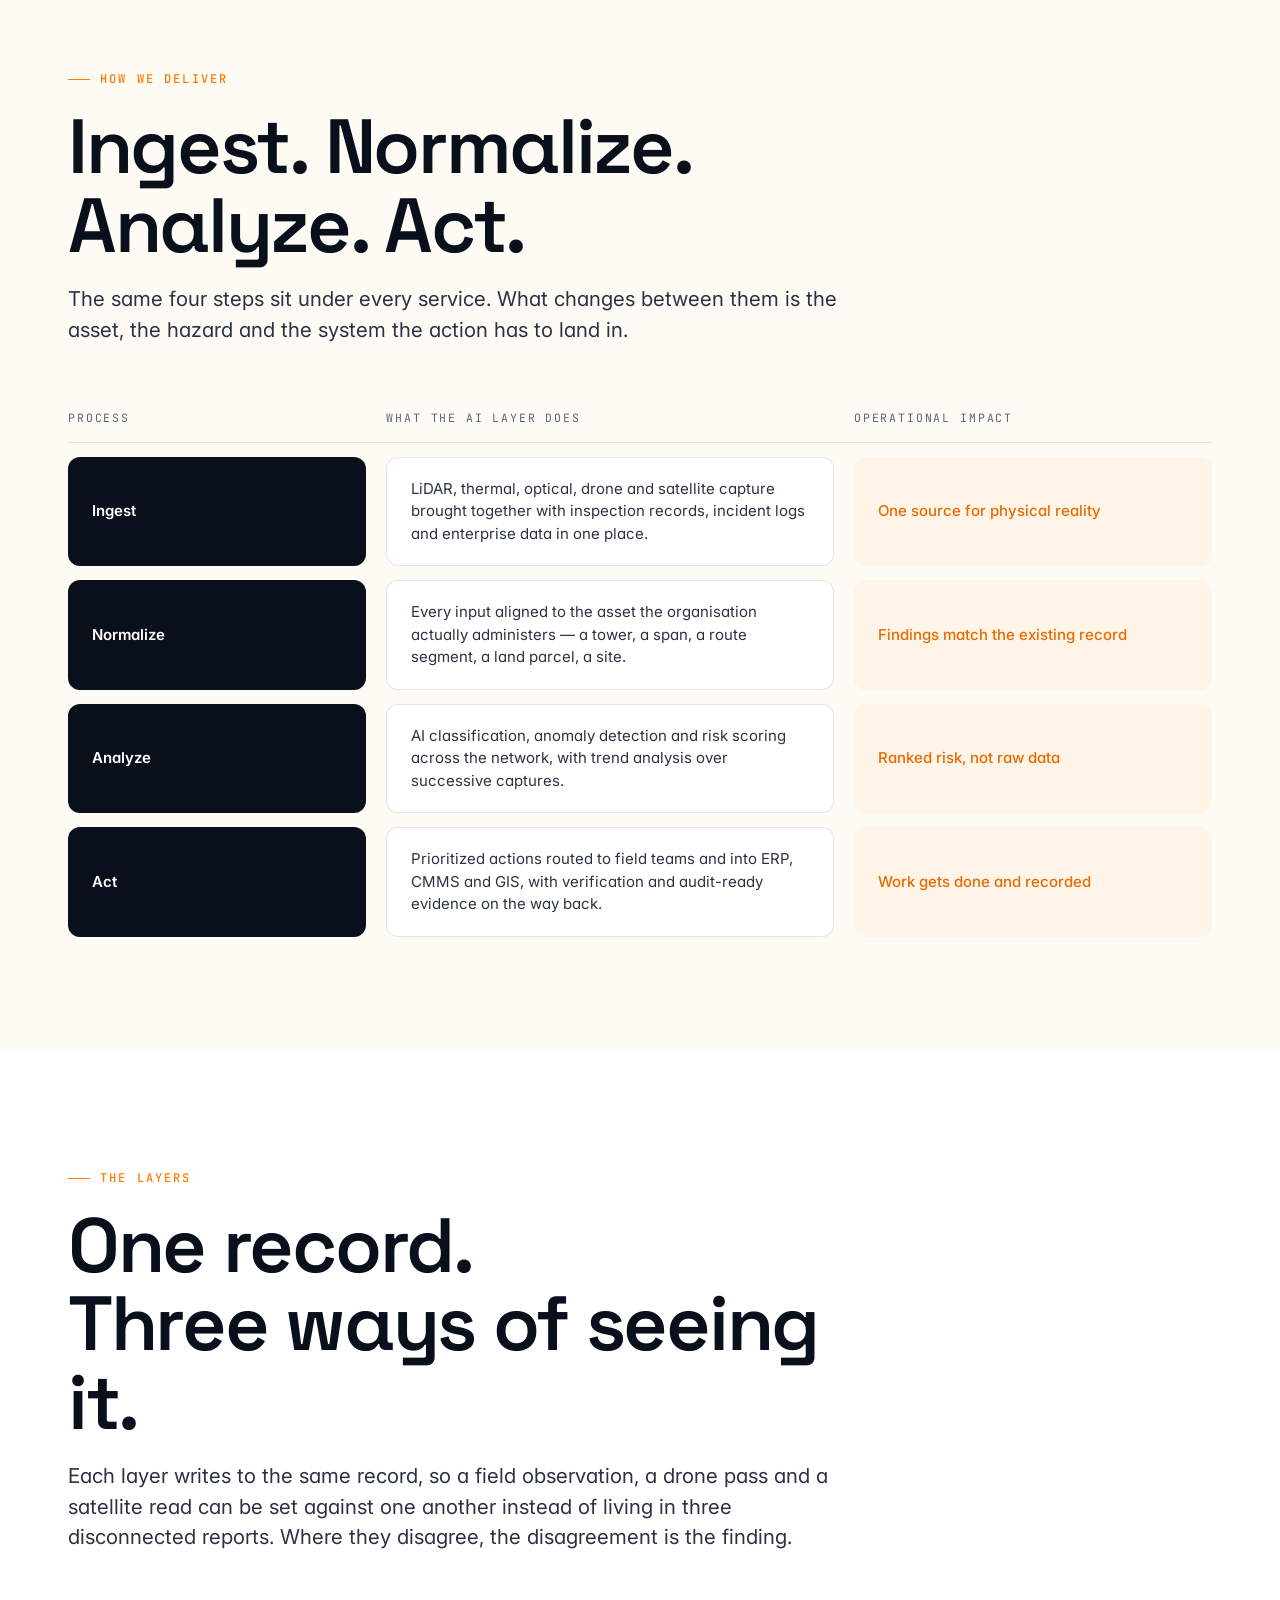
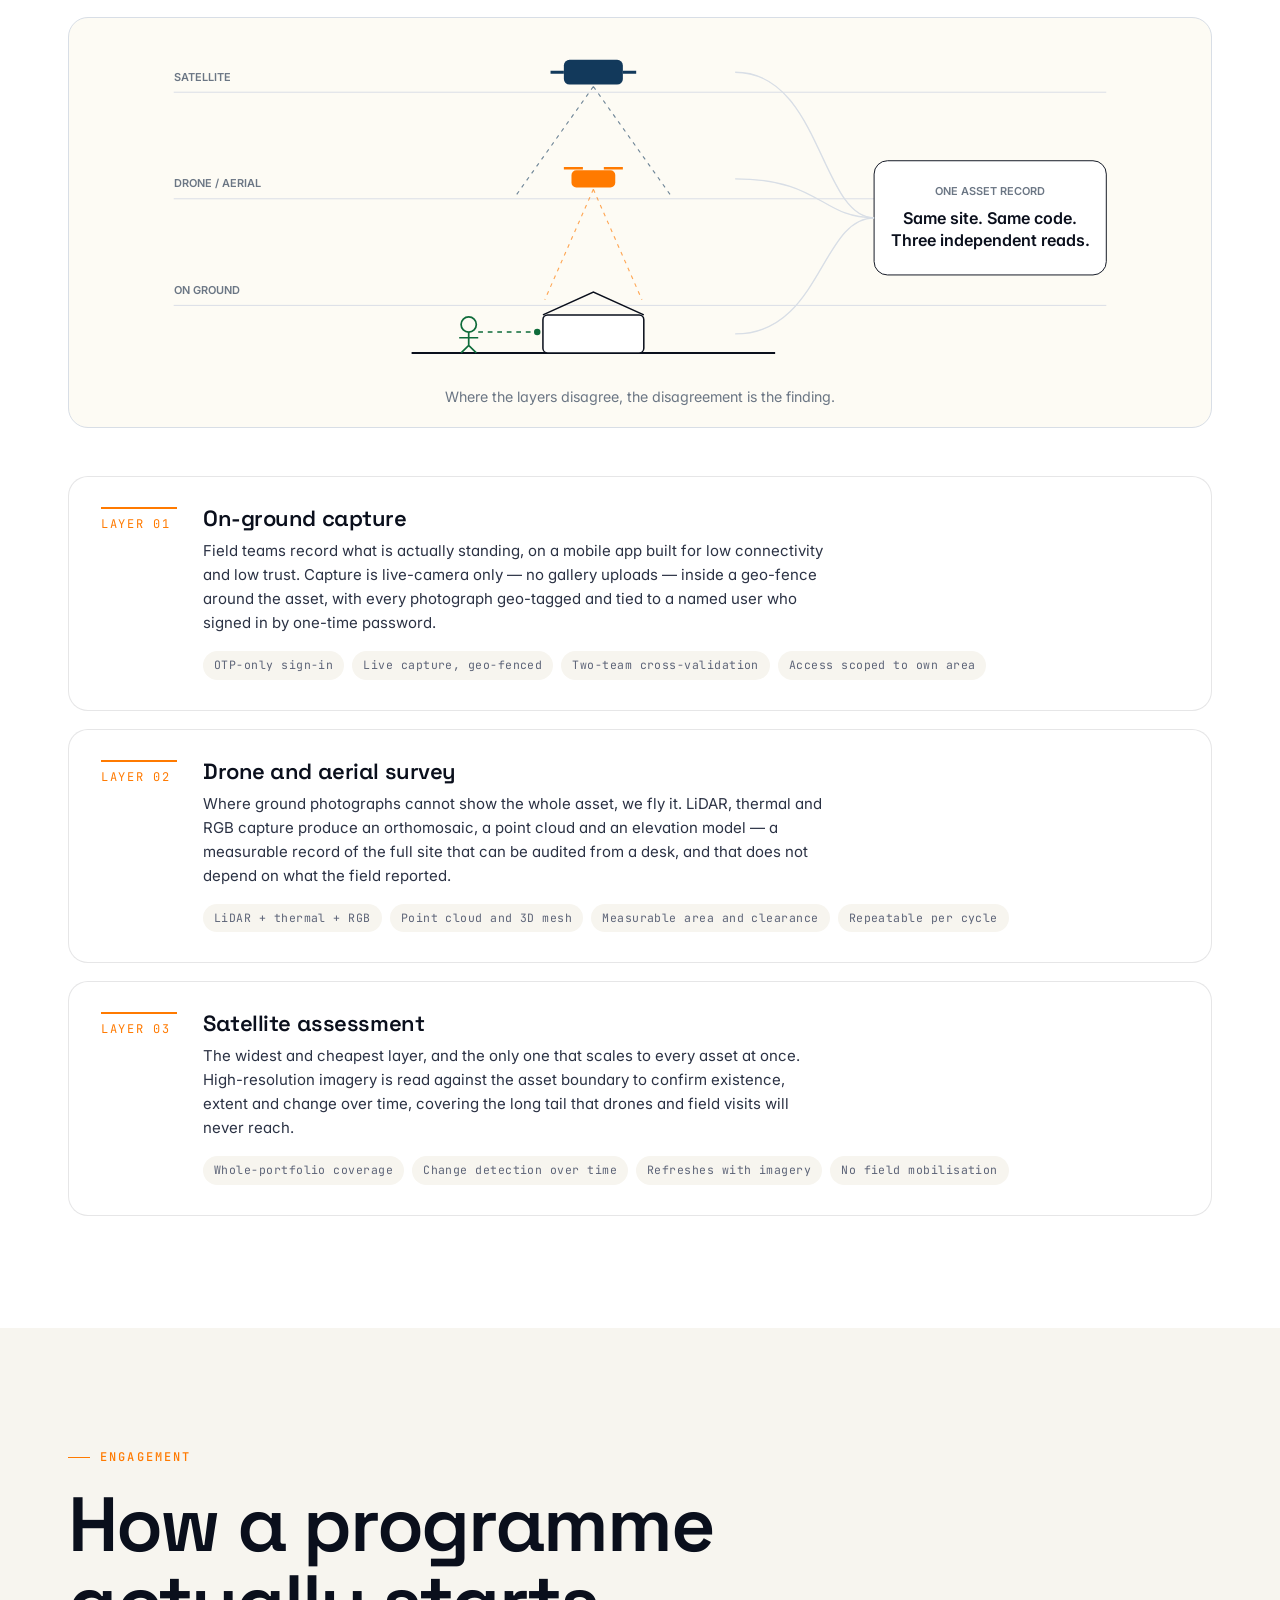
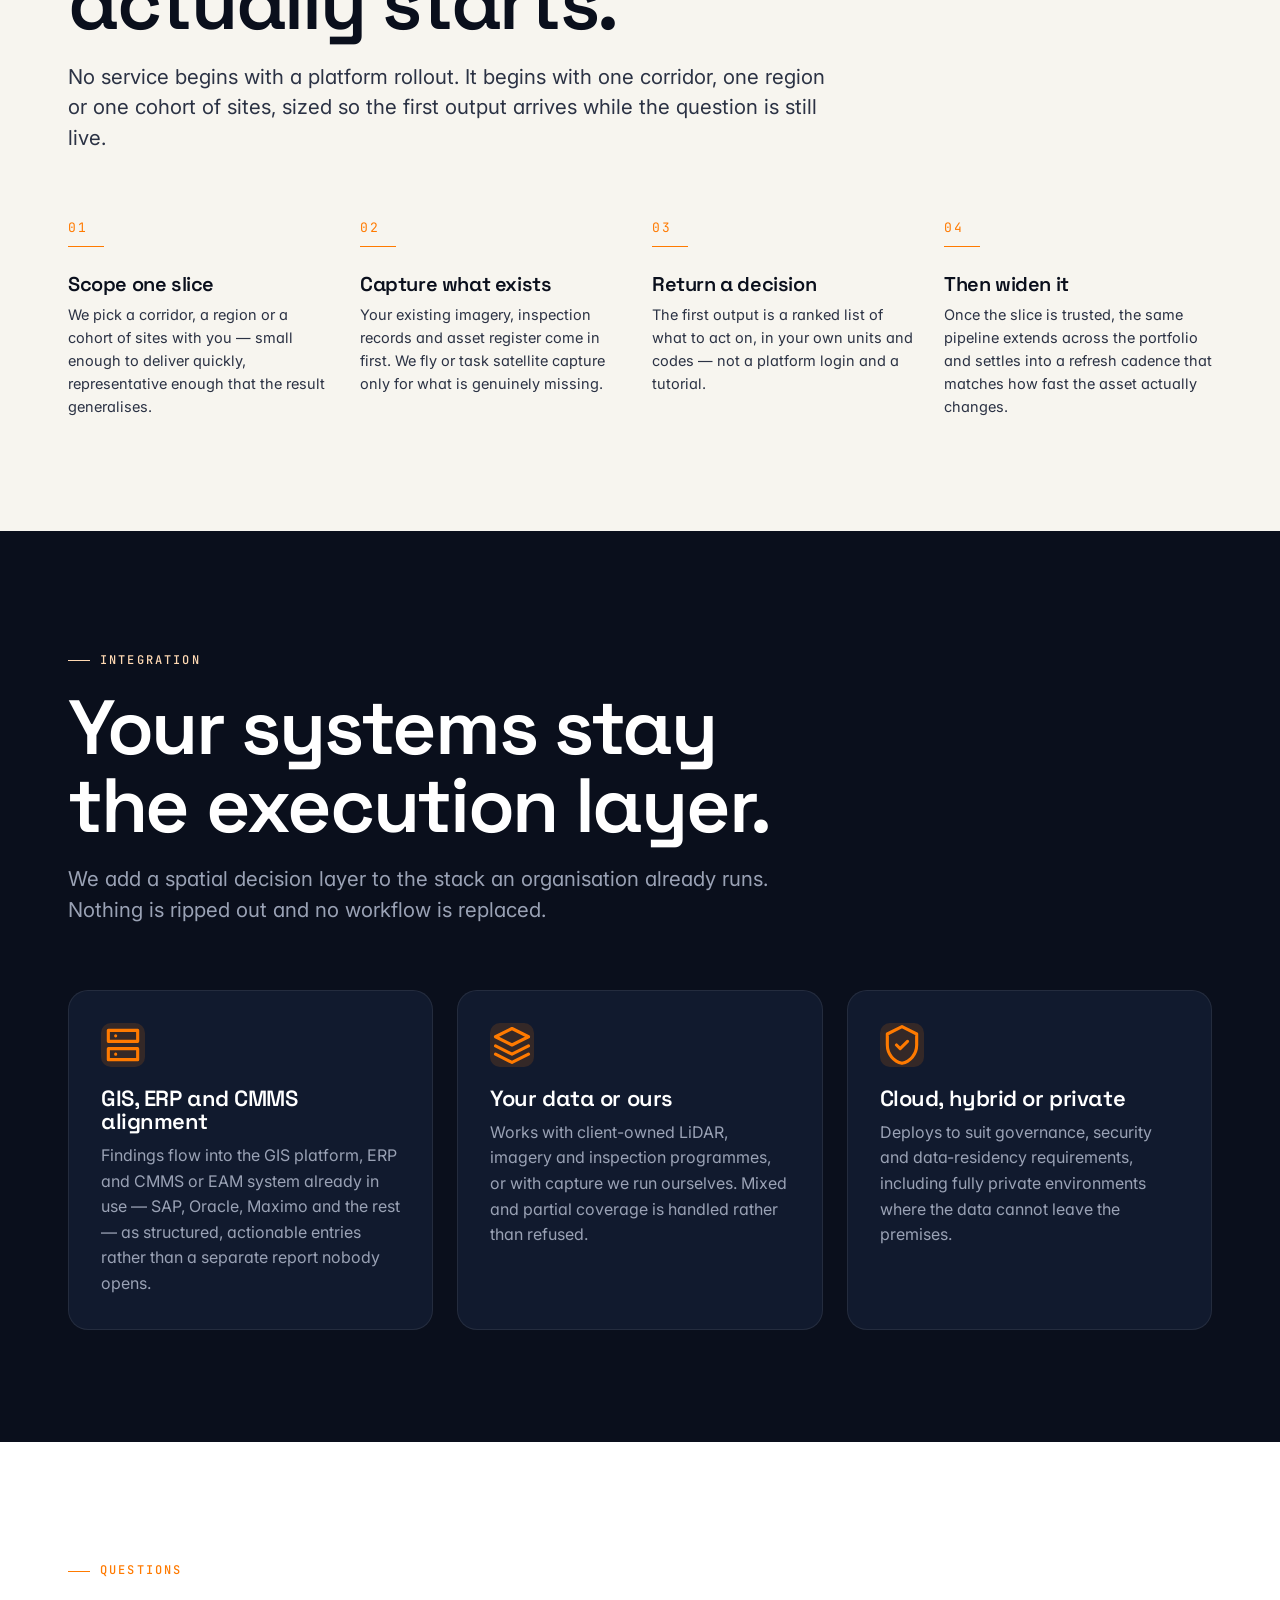
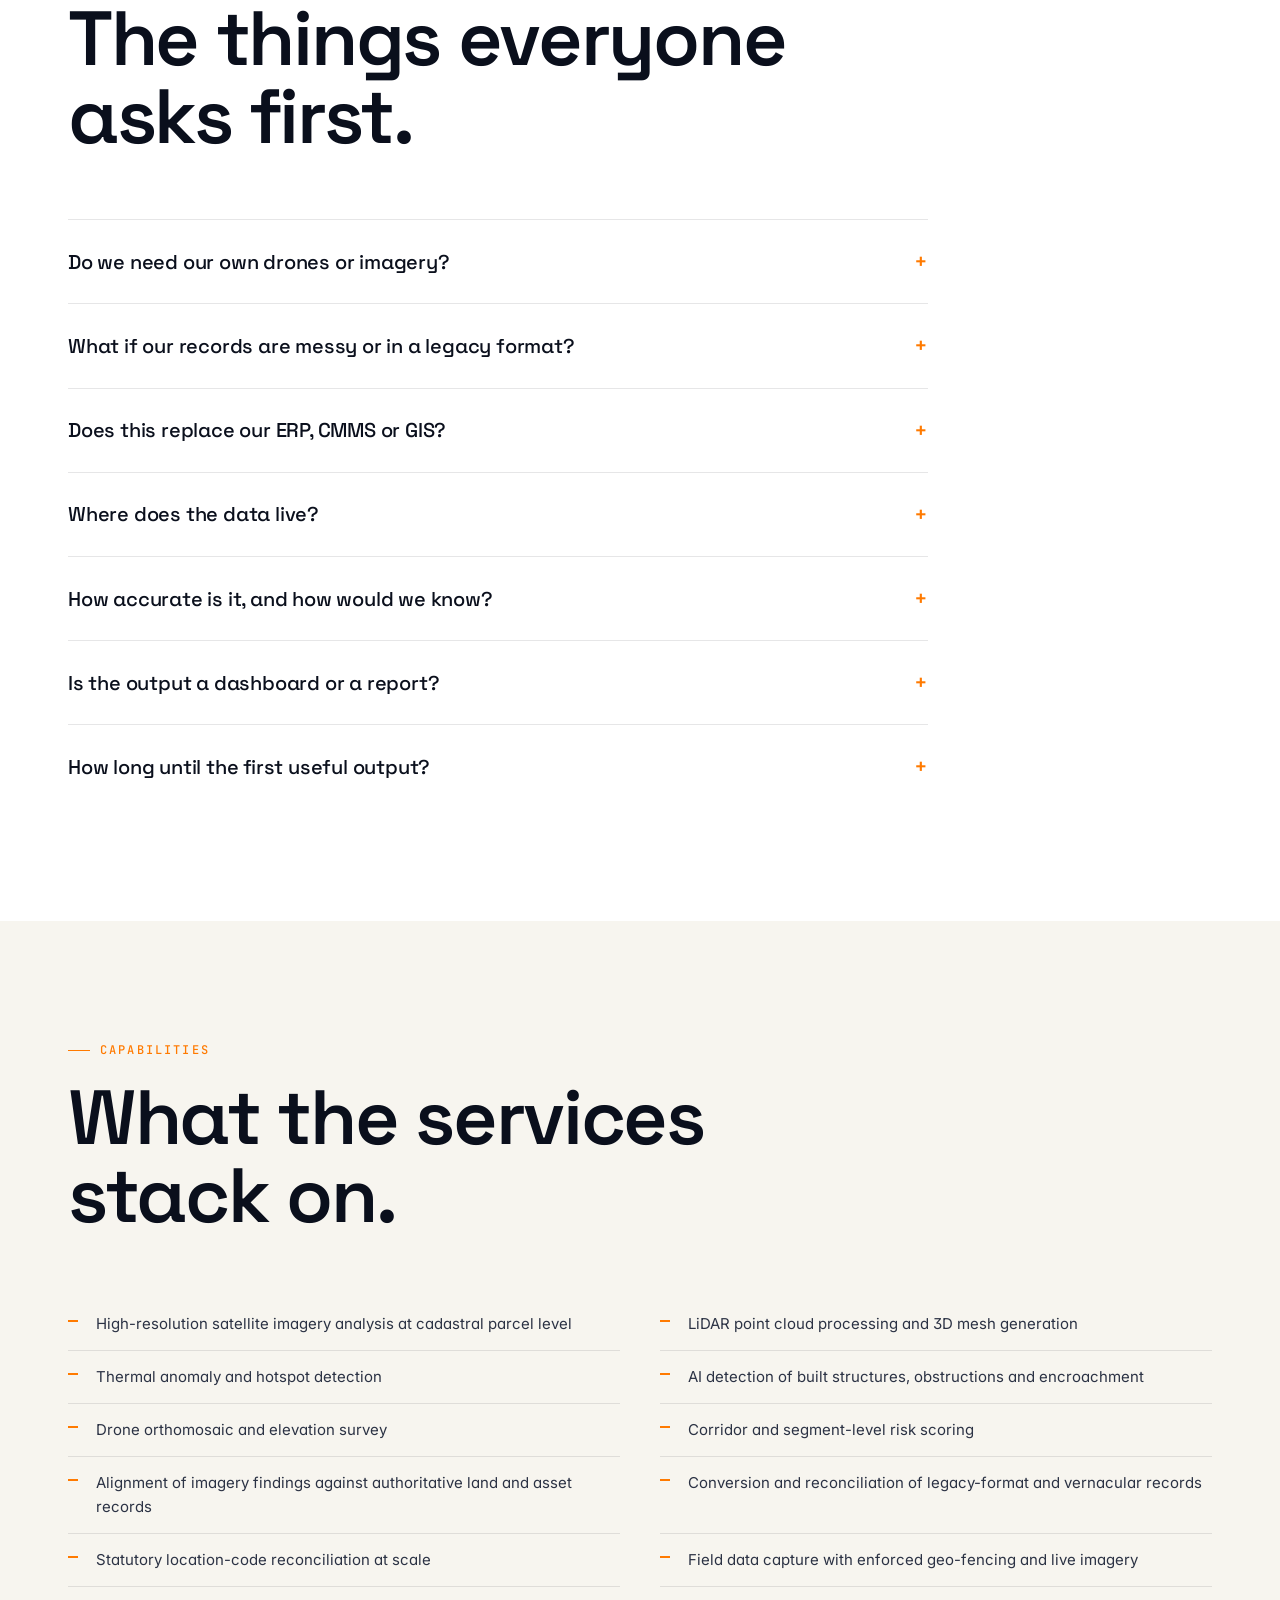
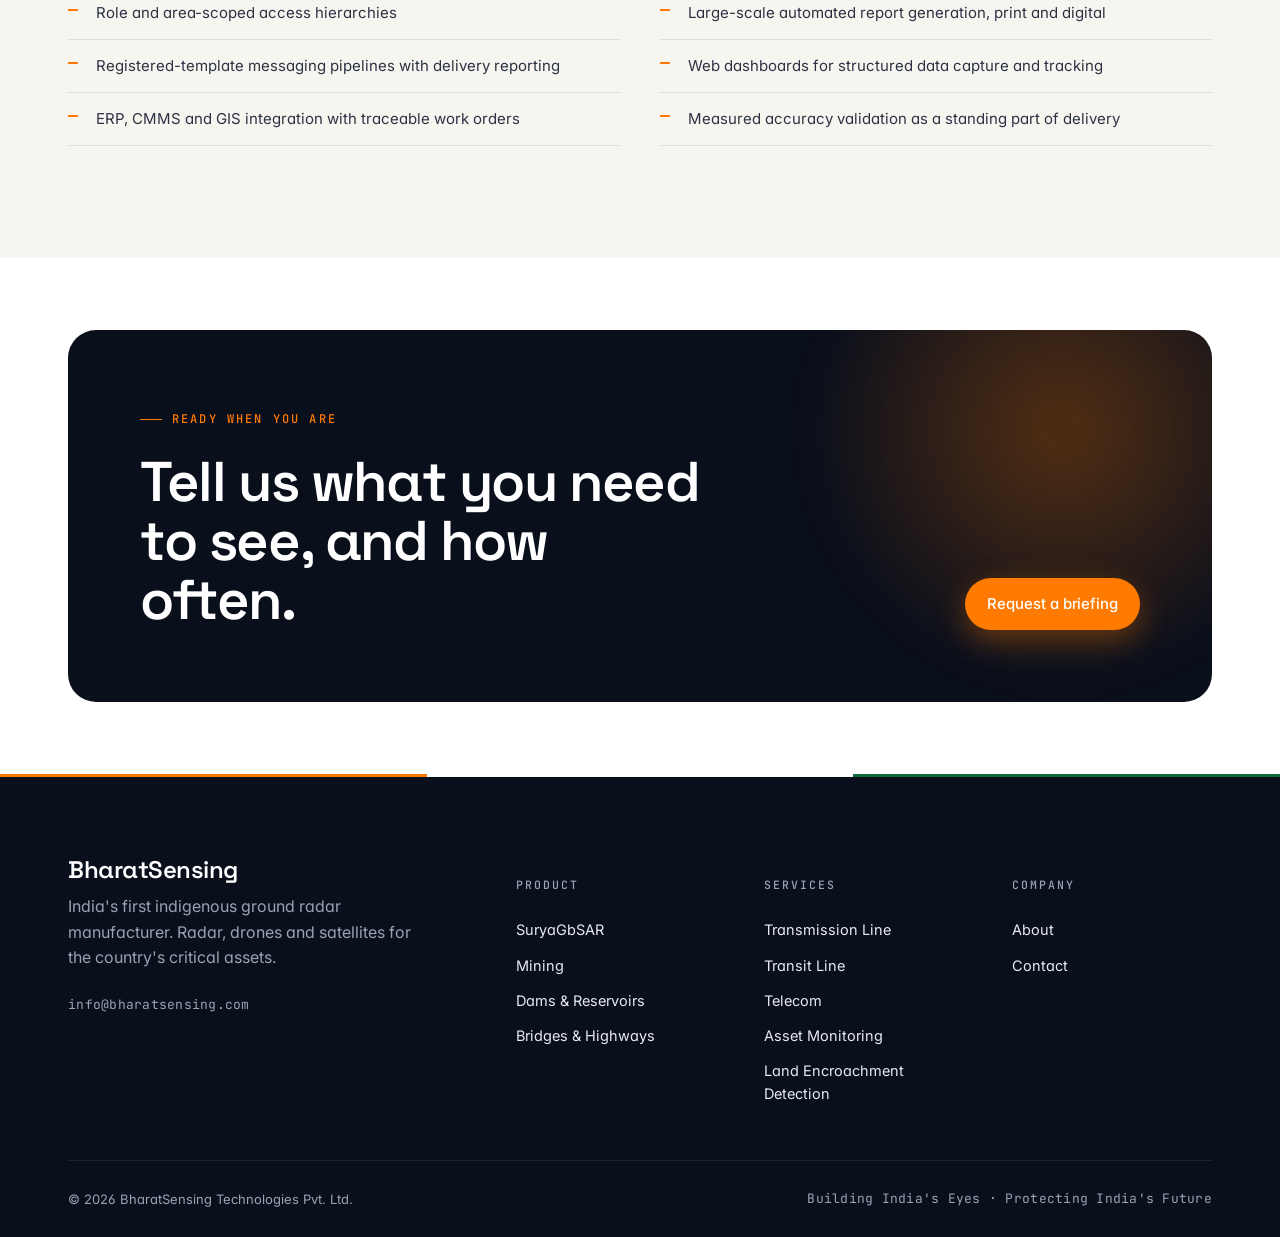
<file: services.html>
<!doctype html>
<html lang="en">
<head>
<meta charset="utf-8" />
<meta name="viewport" content="width=device-width,initial-scale=1" />
<title>GIS Services — Transmission, Transit, Telecom and Asset Intelligence | BharatSensing</title>
<meta name="description" content="GIS and geospatial intelligence services across transmission lines, transit corridors, telecom towers, distributed asset monitoring and land encroachment detection — from LiDAR, thermal, drone and satellite data." />
<link rel="canonical" href="https://bharatsensing.com/services.html" />
<meta name="theme-color" content="#0A0F1C" />
<meta name="robots" content="index,follow,max-image-preview:large,max-snippet:-1" />

<!-- Favicons: real crawlable files. A data: URI favicon is never indexed by search engines. -->
<link rel="icon" href="favicon.ico" sizes="any" />
<link rel="icon" type="image/svg+xml" href="assets/icon.svg" />
<link rel="icon" type="image/png" sizes="32x32" href="assets/icon-32.png" />
<link rel="icon" type="image/png" sizes="48x48" href="assets/icon-48.png" />
<link rel="icon" type="image/png" sizes="192x192" href="assets/icon-192.png" />
<link rel="apple-touch-icon" sizes="180x180" href="assets/apple-touch-icon.png" />
<link rel="manifest" href="site.webmanifest" />

<!-- Open Graph / Twitter -->
<meta property="og:type" content="website" />
<meta property="og:site_name" content="BharatSensing" />
<meta property="og:title" content="GIS Services — Transmission, Transit, Telecom and Asset Intelligence | BharatSensing" />
<meta property="og:description" content="GIS and geospatial intelligence services across transmission lines, transit corridors, telecom towers, distributed asset monitoring and land encroachment detection — from LiDAR, thermal, drone and satellite data." />
<meta property="og:url" content="https://bharatsensing.com/services.html" />
<meta property="og:image" content="https://bharatsensing.com/assets/og-cover.png" />
<meta property="og:image:width" content="1200" />
<meta property="og:image:height" content="630" />
<meta property="og:locale" content="en_IN" />
<meta name="twitter:card" content="summary_large_image" />
<meta name="twitter:title" content="GIS Services — Transmission, Transit, Telecom and Asset Intelligence | BharatSensing" />
<meta name="twitter:description" content="GIS and geospatial intelligence services across transmission lines, transit corridors, telecom towers, distributed asset monitoring and land encroachment detection — from LiDAR, thermal, drone and satellite data." />
<meta name="twitter:image" content="https://bharatsensing.com/assets/og-cover.png" />

<link rel="preconnect" href="https://fonts.googleapis.com">
<link rel="preconnect" href="https://fonts.gstatic.com" crossorigin>
<link rel="preconnect" href="https://api.fontshare.com" crossorigin>
<link href="https://fonts.googleapis.com/css2?family=Inter:wght@300;400;500;600;700&family=Space+Grotesk:wght@500;600;700&family=JetBrains+Mono:wght@400;500&display=swap" rel="stylesheet">
<link href="https://api.fontshare.com/v2/css?f[]=clash-display@500,600,700&display=swap" rel="stylesheet">
<link rel="stylesheet" href="styles.css" />

<script type="application/ld+json">
{
 "@context": "https://schema.org",
 "@type": "Organization",
 "@id": "https://bharatsensing.com/#organization",
 "name": "BharatSensing",
 "legalName": "BharatSensing Technologies Pvt. Ltd.",
 "url": "https://bharatsensing.com/",
 "logo": {
  "@type": "ImageObject",
  "url": "https://bharatsensing.com/assets/logo-512.png",
  "width": 512,
  "height": 512
 },
 "image": "https://bharatsensing.com/assets/og-cover.png",
 "description": "BharatSensing builds India's first indigenous ground-based synthetic aperture radar and delivers drone and satellite monitoring services for critical infrastructure and public assets.",
 "email": "info@bharatsensing.com",
 "foundingDate": "2024",
 "address": {
  "@type": "PostalAddress",
  "addressCountry": "IN"
 },
 "areaServed": {
  "@type": "Country",
  "name": "India"
 },
 "knowsAbout": [
  "Ground-based synthetic aperture radar",
  "Slope stability monitoring",
  "Structural health monitoring",
  "Drone survey",
  "Satellite imagery analysis",
  "Geospatial AI"
 ],
 "sameAs": [
  "https://www.linkedin.com/company/bharatsensing"
 ]
}
</script>
</head>
<body>

<header class="nav nav-dark">
 <div class="nav-inner">
 <a class="nav-logo" href="index.html" aria-label="BharatSensing home">
 <svg class="chakra" viewBox="0 0 64 64" fill="none" aria-hidden="true">
<defs><linearGradient id="bs-nav-sweep" x1="50%" y1="0%" x2="100%" y2="50%"><stop offset="0%" stop-color="#FF7A00" stop-opacity="0"/><stop offset="100%" stop-color="#FF7A00" stop-opacity="0.65"/></linearGradient></defs>
<circle cx="32" cy="32" r="27" stroke="#FF7A00" stroke-width="2.4"/>
<circle cx="32" cy="32" r="15" stroke="#FF7A00" stroke-width="1.2" stroke-opacity="0.45"/>
<path d="M32 32 L32 5 A27 27 0 0 1 59 32 Z" fill="url(#bs-nav-sweep)"/>
<line x1="32" y1="32" x2="32" y2="5" stroke="#FF7A00" stroke-width="2"/>
<line x1="32" y1="32" x2="59" y2="32" stroke="#FF7A00" stroke-width="2" stroke-opacity="0.55"/>
<circle cx="32" cy="32" r="3.6" fill="#FF7A00"/>
</svg>
 BharatSensing
 </a>
 <nav class="nav-menu" aria-label="Primary">
 <a href="index.html">Home</a>
 <a href="product.html">Product</a>

 <div class="has-sub">
 <a href="services.html" class="sub-trigger active">Services</a>
 <button class="sub-toggle" aria-expanded="false" aria-haspopup="true" aria-label="Open services menu"><svg class="chev" viewBox="0 0 12 12" fill="none" stroke="currentColor" stroke-width="1.8" aria-hidden="true"><path d="M2.5 4.5 6 8l3.5-3.5"/></svg></button>
 <div class="sub-menu" role="menu">
 <div class="sub-head">GIS services</div>
 <a href="transmission.html" role="menuitem"><span class="ic"><svg viewBox="0 0 24 24" fill="none" stroke="currentColor" stroke-width="1.7" stroke-linecap="round" stroke-linejoin="round"><path d="M12 2v20"/><path d="M6.5 22 12 4l5.5 18"/><path d="M8 13h8M9 9h6"/><path d="M2 7c3.4 2.6 6.6 2.6 10 0M22 7c-3.4 2.6-6.6 2.6-10 0"/></svg></span><span>Transmission Line<span class="desc">Thermal hotspot detection, sag and tension</span></span></a>
 <a href="transit.html" role="menuitem"><span class="ic"><svg viewBox="0 0 24 24" fill="none" stroke="currentColor" stroke-width="1.7" stroke-linecap="round" stroke-linejoin="round"><path d="M4 21 9 3M20 21 15 3"/><path d="M3.6 7.5h16.8M4.9 12.6h14.2M6.2 17.7h11.6"/></svg></span><span>Transit Line<span class="desc">Corridor and track-side asset intelligence</span></span></a>
 <a href="telecom.html" role="menuitem"><span class="ic"><svg viewBox="0 0 24 24" fill="none" stroke="currentColor" stroke-width="1.7" stroke-linecap="round" stroke-linejoin="round"><path d="M9 22 12 7l3 15"/><path d="M9.8 18h4.4"/><path d="M8.6 5.4a5 5 0 0 1 6.8 0M6 3a9 9 0 0 1 12 0"/><circle cx="12" cy="7" r="1.1"/></svg></span><span>Telecom<span class="desc">Tower digital twins and rollout validation</span></span></a>
 <a href="asset-monitoring.html" role="menuitem"><span class="ic"><svg viewBox="0 0 24 24" fill="none" stroke="currentColor" stroke-width="1.7" stroke-linecap="round" stroke-linejoin="round"><path d="M4 20.5h16"/><path d="M9.6 20.5v-4.4h4.8v4.4"/><path d="M6.6 12.4a7.5 7.5 0 0 1 10.8 0"/><path d="M3.4 7.9a12 12 0 0 1 17.2 0"/><circle cx="12" cy="4.1" r="1.25"/></svg></span><span>Asset Monitoring<span class="desc">Field, drone and satellite on one record</span></span></a>
 <a href="encroachment.html" role="menuitem"><span class="ic"><svg viewBox="0 0 24 24" fill="none" stroke="currentColor" stroke-width="1.7" stroke-linecap="round" stroke-linejoin="round"><rect x="3.2" y="4.2" width="17.6" height="15.6" rx="1.6"/><path d="M3.2 10.4h17.6M3.2 15.2h17.6M9.6 4.2v15.6M15.2 4.2v15.6"/><path d="M10.4 14.6v-2.4l1.8-1.3 1.8 1.3v2.4z" fill="currentColor" stroke="none"/></svg></span><span>Land Encroachment Detection<span class="desc">AI assessment at land-parcel level</span></span></a>
 <div class="sub-sep"></div>
 <a href="services.html" role="menuitem"><span>All GIS services<span class="desc">How the capability stack fits together</span></span></a>
 </div>
 </div>

 <a href="about.html">About</a>
 <a href="contact.html">Contact</a>
 </nav>
 <div class="nav-cta">
 <a href="contact.html" class="btn btn-primary">Request a briefing</a>
 <button class="nav-toggle" aria-label="Toggle menu" aria-expanded="false">
 <svg width="18" height="18" viewBox="0 0 24 24" fill="none" stroke="currentColor" stroke-width="2"><line x1="3" y1="7" x2="21" y2="7"/><line x1="3" y1="12" x2="21" y2="12"/><line x1="3" y1="17" x2="21" y2="17"/></svg>
 </button>
 </div>
 </div>
</header>

<section class="page-hero">
 <div class="hero-bg" aria-hidden="true"><div class="hero-grid"></div><div class="hero-glow"></div></div>
 <div class="container">
 <div class="breadcrumb"><a href="index.html">Home</a><span class="sep">/</span>
 <a href="services.html">Services</a><span class="sep">/</span><span>Services</span></div>
 <h1 class="display-lg">Geospatial intelligence<br/>for infrastructure that<br/>is spread out.</h1>
 <p class="lede">A radar watches one asset very closely. Most of what an operator owns needs the opposite — a way to keep track of thousands of dispersed assets at once. We turn LiDAR, thermal, drone and satellite data into decisions, and route those decisions into the systems teams already use.</p>
 
 </div>
</section>

<section class="section-tight" style="padding-top:64px">
 <div class="container">
 <div class="entry-grid reveal" style="grid-template-columns:repeat(3,1fr)">
 <a href="transmission.html" class="entry-card">
 <div class="entry-icon"><svg viewBox="0 0 24 24" fill="none" stroke="currentColor" stroke-width="1.7" stroke-linecap="round" stroke-linejoin="round" aria-hidden="true"><path d="M12 2v20"/><path d="M6.5 22 12 4l5.5 18"/><path d="M8 13h8M9 9h6"/><path d="M2 7c3.4 2.6 6.6 2.6 10 0M22 7c-3.4 2.6-6.6 2.6-10 0"/></svg></div>
 <h3>Transmission Line</h3>
 <p>Thermal hotspot detection across connectors, insulators and joints, with sag, tension and corridor risk.</p>
 <span class="go">Explore the service</span>
 </a>
 <a href="transit.html" class="entry-card">
 <div class="entry-icon green"><svg viewBox="0 0 24 24" fill="none" stroke="currentColor" stroke-width="1.7" stroke-linecap="round" stroke-linejoin="round" aria-hidden="true"><path d="M4 21 9 3M20 21 15 3"/><path d="M3.6 7.5h16.8M4.9 12.6h14.2M6.2 17.7h11.6"/></svg></div>
 <h3>Transit Line</h3>
 <p>Right-of-way hazard detection, clearance monitoring and corridor risk scoring across bus, rail and depot networks.</p>
 <span class="go">Explore the service</span>
 </a>
 <a href="telecom.html" class="entry-card">
 <div class="entry-icon"><svg viewBox="0 0 24 24" fill="none" stroke="currentColor" stroke-width="1.7" stroke-linecap="round" stroke-linejoin="round" aria-hidden="true"><path d="M9 22 12 7l3 15"/><path d="M9.8 18h4.4"/><path d="M8.6 5.4a5 5 0 0 1 6.8 0M6 3a9 9 0 0 1 12 0"/><circle cx="12" cy="7" r="1.1"/></svg></div>
 <h3>Telecom</h3>
 <p>A continuously refreshed digital twin of every tower site, so upgrades can be validated without a site visit.</p>
 <span class="go">Explore the service</span>
 </a>
 <a href="asset-monitoring.html" class="entry-card">
 <div class="entry-icon"><svg viewBox="0 0 24 24" fill="none" stroke="currentColor" stroke-width="1.7" stroke-linecap="round" stroke-linejoin="round" aria-hidden="true"><path d="M4 20.5h16"/><path d="M9.6 20.5v-4.4h4.8v4.4"/><path d="M6.6 12.4a7.5 7.5 0 0 1 10.8 0"/><path d="M3.4 7.9a12 12 0 0 1 17.2 0"/><circle cx="12" cy="4.1" r="1.25"/></svg></div>
 <h3>Asset Monitoring</h3>
 <p>One asset register with field, drone and satellite layers writing to the same record.</p>
 <span class="go">Explore the service</span>
 </a>
 <a href="encroachment.html" class="entry-card">
 <div class="entry-icon green"><svg viewBox="0 0 24 24" fill="none" stroke="currentColor" stroke-width="1.7" stroke-linecap="round" stroke-linejoin="round" aria-hidden="true"><rect x="3.2" y="4.2" width="17.6" height="15.6" rx="1.6"/><path d="M3.2 10.4h17.6M3.2 15.2h17.6M9.6 4.2v15.6M15.2 4.2v15.6"/><path d="M10.4 14.6v-2.4l1.8-1.3 1.8 1.3v2.4z" fill="currentColor" stroke="none"/></svg></div>
 <h3>Land Encroachment Detection</h3>
 <p>Satellite imagery and AI assessment at the level of the land record itself, parcel by parcel.</p>
 <span class="go">Explore the service</span>
 </a>
 </div>
 </div>
</section>

<section class="section section-cream">
 <div class="container">
 <div class="section-header reveal">
 <span class="eyebrow">How we deliver</span>
 <h2 class="display-lg">Ingest. Normalize.<br/>Analyze. Act.</h2>
 <p class="lede">The same four steps sit under every service. What changes between them is the asset, the hazard and the system the action has to land in.</p>
 </div> <div class="flow">
 <div class="flow-head"><span>Process</span><span>What the AI layer does</span><span>Operational impact</span></div>
 <div class="flow-row reveal">
 <div class="k">Ingest</div>
 <div class="v">LiDAR, thermal, optical, drone and satellite capture brought together with inspection records, incident logs and enterprise data in one place.</div>
 <div class="o">One source for physical reality</div>
 </div>
 <div class="flow-row reveal">
 <div class="k">Normalize</div>
 <div class="v">Every input aligned to the asset the organisation actually administers — a tower, a span, a route segment, a land parcel, a site.</div>
 <div class="o">Findings match the existing record</div>
 </div>
 <div class="flow-row reveal">
 <div class="k">Analyze</div>
 <div class="v">AI classification, anomaly detection and risk scoring across the network, with trend analysis over successive captures.</div>
 <div class="o">Ranked risk, not raw data</div>
 </div>
 <div class="flow-row reveal">
 <div class="k">Act</div>
 <div class="v">Prioritized actions routed to field teams and into ERP, CMMS and GIS, with verification and audit-ready evidence on the way back.</div>
 <div class="o">Work gets done and recorded</div>
 </div>
 </div>
 </div>
</section>

<section class="section">
 <div class="container">
 <div class="section-header reveal">
 <span class="eyebrow">The layers</span>
 <h2 class="display-lg">One record.<br/>Three ways of seeing it.</h2>
 <p class="lede">Each layer writes to the same record, so a field observation, a drone pass and a satellite read can be set against one another instead of living in three disconnected reports. Where they disagree, the disagreement is the finding.</p>
 </div><div class="reveal"><svg viewBox="0 0 1200 430" aria-label="Three capture layers — satellite, drone and ground — writing to one asset record" style="width:100%;height:auto;border:1px solid #D8DEE6;border-radius:20px;background:#FDFBF4"><path d="M110 78 H1090" stroke="#D8DEE6" stroke-width="1"/><text x="110" y="66" text-anchor="start" font-family="Inter,Arial,sans-serif" font-size="11.5" font-weight="600" fill="#6B7684">SATELLITE</text><path d="M110 190 H1090" stroke="#D8DEE6" stroke-width="1"/><text x="110" y="178" text-anchor="start" font-family="Inter,Arial,sans-serif" font-size="11.5" font-weight="600" fill="#6B7684">DRONE / AERIAL</text><path d="M110 302 H1090" stroke="#D8DEE6" stroke-width="1"/><text x="110" y="290" text-anchor="start" font-family="Inter,Arial,sans-serif" font-size="11.5" font-weight="600" fill="#6B7684">ON GROUND</text><rect x="520" y="44" width="62" height="26" rx="6" fill="#12395B"/><path d="M506 57h14M582 57h14" stroke="#12395B" stroke-width="3"/><path d="M551 72 L470 186 M551 72 L632 186" stroke="#12395B" stroke-width="1.2" stroke-dasharray="4 5" opacity="0.6"/><rect x="528" y="160" width="46" height="18" rx="5" fill="#FF7A00"/><path d="M520 158h20M562 158h20" stroke="#FF7A00" stroke-width="2.6"/><path d="M551 180 L500 296 M551 180 L602 296" stroke="#FF7A00" stroke-width="1.2" stroke-dasharray="4 5" opacity="0.65"/><path d="M360 352 H742" stroke="#0A0F1C" stroke-width="2"/><rect x="498" y="312" width="106" height="40" rx="5" fill="#FFFFFF" stroke="#0A0F1C" stroke-width="1.6"/><path d="M498 312 551 288 604 312" fill="none" stroke="#0A0F1C" stroke-width="1.6"/><circle cx="420" cy="322" r="8" fill="none" stroke="#0E6B3A" stroke-width="1.8"/><path d="M420 330v14M412 352l8-8 8 8M410 336h20" stroke="#0E6B3A" stroke-width="1.8" fill="none"/><path d="M430 330 L492 330" stroke="#0E6B3A" stroke-width="1.6" stroke-dasharray="5 5" fill="none"/><circle cx="492" cy="330" r="3.4" fill="#0E6B3A"/><rect x="846" y="150" width="244" height="120" rx="14" fill="#FFFFFF" stroke="#0A0F1C"/><text x="968.0" y="215.4" text-anchor="middle" font-family="Inter,Arial,sans-serif" font-size="15" font-weight="500" fill="#0A0F1C"></text><text x="968" y="186" text-anchor="middle" font-family="Inter,Arial,sans-serif" font-size="11.5" font-weight="600" fill="#6B7684">ONE ASSET RECORD</text><text x="968" y="216" text-anchor="middle" font-family="Inter,Arial,sans-serif" font-size="17" font-weight="600" fill="#0A0F1C">Same site. Same code.</text><text x="968" y="240" text-anchor="middle" font-family="Inter,Arial,sans-serif" font-size="17" font-weight="600" fill="#0A0F1C">Three independent reads.</text><path d="M700 57 C790 57 790 210 846 210" stroke="#D8DEE6" stroke-width="1.4" fill="none"/><path d="M700 169 C790 169 790 210 846 210" stroke="#D8DEE6" stroke-width="1.4" fill="none"/><path d="M700 332 C790 332 790 210 846 210" stroke="#D8DEE6" stroke-width="1.4" fill="none"/><text x="600" y="404" text-anchor="middle" font-family="Inter,Arial,sans-serif" font-size="15" font-weight="400" fill="#6B7684">Where the layers disagree, the disagreement is the finding.</text></svg></div>
 <div class="layer-stack reveal mt-48">
 <article class="layer">
 <span class="idx">LAYER 01</span>
 <div>
 <h4>On-ground capture</h4>
 <p>Field teams record what is actually standing, on a mobile app built for low connectivity and low
 trust. Capture is live-camera only — no gallery uploads — inside a geo-fence around the asset, with
 every photograph geo-tagged and tied to a named user who signed in by one-time password.</p>
 <div class="layer-meta"><span>OTP-only sign-in</span><span>Live capture, geo-fenced</span>
 <span>Two-team cross-validation</span><span>Access scoped to own area</span></div>
 </div>
 </article>
 <article class="layer">
 <span class="idx">LAYER 02</span>
 <div>
 <h4>Drone and aerial survey</h4>
 <p>Where ground photographs cannot show the whole asset, we fly it. LiDAR, thermal and RGB capture
 produce an orthomosaic, a point cloud and an elevation model — a measurable record of the full site
 that can be audited from a desk, and that does not depend on what the field reported.</p>
 <div class="layer-meta"><span>LiDAR + thermal + RGB</span><span>Point cloud and 3D mesh</span>
 <span>Measurable area and clearance</span><span>Repeatable per cycle</span></div>
 </div>
 </article>
 <article class="layer">
 <span class="idx">LAYER 03</span>
 <div>
 <h4>Satellite assessment</h4>
 <p>The widest and cheapest layer, and the only one that scales to every asset at once. High-resolution
 imagery is read against the asset boundary to confirm existence, extent and change over time, covering
 the long tail that drones and field visits will never reach.</p>
 <div class="layer-meta"><span>Whole-portfolio coverage</span><span>Change detection over time</span>
 <span>Refreshes with imagery</span><span>No field mobilisation</span></div>
 </div>
 </article>
 </div>

 </div>
</section>

<section class="section section-bone">
 <div class="container">
 <div class="section-header reveal">
 <span class="eyebrow">Engagement</span>
 <h2 class="display-lg">How a programme<br/>actually starts.</h2>
 <p class="lede">No service begins with a platform rollout. It begins with one corridor, one region or one cohort of sites, sized so the first output arrives while the question is still live.</p>
 </div> <div class="process reveal">
 <div class="process-step">
 <h4>Scope one slice</h4>
 <p>We pick a corridor, a region or a cohort of sites with you — small enough to deliver quickly, representative enough that the result generalises.</p>
 </div> <div class="process-step">
 <h4>Capture what exists</h4>
 <p>Your existing imagery, inspection records and asset register come in first. We fly or task satellite capture only for what is genuinely missing.</p>
 </div> <div class="process-step">
 <h4>Return a decision</h4>
 <p>The first output is a ranked list of what to act on, in your own units and codes — not a platform login and a tutorial.</p>
 </div> <div class="process-step">
 <h4>Then widen it</h4>
 <p>Once the slice is trusted, the same pipeline extends across the portfolio and settles into a refresh cadence that matches how fast the asset actually changes.</p>
 </div>
 </div>
 </div>
</section>

<section class="section section-dark">
 <div class="container">
 <div class="section-header reveal">
 <span class="eyebrow">Integration</span>
 <h2 class="display-lg">Your systems stay<br/>the execution layer.</h2>
 <p class="lede">We add a spatial decision layer to the stack an organisation already runs. Nothing is ripped out and no workflow is replaced.</p>
 </div> <div class="grid grid-3 reveal">
 <article class="card card-dark">
 <div class="card-icon"><svg viewBox="0 0 24 24" fill="none" stroke="currentColor" stroke-width="1.7" stroke-linecap="round" stroke-linejoin="round" aria-hidden="true"><path d="M4 4h16v6H4zM4 14h16v6H4z"/><path d="M8 7h.01M8 17h.01"/></svg></div>
 <h3>GIS, ERP and CMMS alignment</h3>
 <p>Findings flow into the GIS platform, ERP and CMMS or EAM system already in use — SAP, Oracle, Maximo and the rest — as structured, actionable entries rather than a separate report nobody opens.</p>
 </article>
 <article class="card card-dark">
 <div class="card-icon"><svg viewBox="0 0 24 24" fill="none" stroke="currentColor" stroke-width="1.7" stroke-linecap="round" stroke-linejoin="round" aria-hidden="true"><path d="M12 3 3 7.5l9 4.5 9-4.5z"/><path d="m3 12.5 9 4.5 9-4.5"/><path d="m3 17 9 4.5 9-4.5"/></svg></div>
 <h3>Your data or ours</h3>
 <p>Works with client-owned LiDAR, imagery and inspection programmes, or with capture we run ourselves. Mixed and partial coverage is handled rather than refused.</p>
 </article>
 <article class="card card-dark">
 <div class="card-icon"><svg viewBox="0 0 24 24" fill="none" stroke="currentColor" stroke-width="1.7" stroke-linecap="round" stroke-linejoin="round" aria-hidden="true"><path d="M12 2 4 6v6c0 5 3.5 9 8 10 4.5-1 8-5 8-10V6z"/><path d="m9 12 2 2 4-4"/></svg></div>
 <h3>Cloud, hybrid or private</h3>
 <p>Deploys to suit governance, security and data-residency requirements, including fully private environments where the data cannot leave the premises.</p>
 </article>
 </div>
 </div>
</section>

<section class="section">
 <div class="container">
 <div class="section-header reveal">
 <span class="eyebrow">Questions</span>
 <h2 class="display-lg">The things everyone<br/>asks first.</h2>
 </div> <div class="reveal" style="max-width:860px">
 <details class="faq-item">
 <summary>Do we need our own drones or imagery?</summary>
 <p>No. We work with whatever already exists — your inspection photographs, an old LiDAR run, a GIS export — and commission or fly capture only for the gaps. Most programmes start with a surprising amount of usable data already sitting in the organisation.</p>
 </details> <details class="faq-item">
 <summary>What if our records are messy or in a legacy format?</summary>
 <p>That is the normal case rather than the exception. Reconciling an asset register against the authoritative source — resolving duplicates, merged rows, spelling drift and vernacular records — is part of the work before any monitoring begins, not a prerequisite you have to meet first.</p>
 </details> <details class="faq-item">
 <summary>Does this replace our ERP, CMMS or GIS?</summary>
 <p>No. Those stay the execution layer. We add a decision layer above them and push structured, prioritized entries back down into the systems your teams already open every morning.</p>
 </details> <details class="faq-item">
 <summary>Where does the data live?</summary>
 <p>Wherever your governance requires. Cloud, hybrid and fully private deployments are all supported, including environments where nothing may leave the premises.</p>
 </details> <details class="faq-item">
 <summary>How accurate is it, and how would we know?</summary>
 <p>Accuracy is measured by manual re-checking of a sample, and published alongside the result rather than estimated afterwards. Where a model is wrong we prefer it to miss rather than over-report, because a false flag costs someone a site visit and an argument.</p>
 </details> <details class="faq-item">
 <summary>Is the output a dashboard or a report?</summary>
 <p>Both, and neither is the point. The output is a ranked list of what to act on, delivered in the format your organisation already works in — print-ready where approvals need paper, exportable at every level on screen, and routed into the maintenance system where work actually gets scheduled.</p>
 </details> <details class="faq-item">
 <summary>How long until the first useful output?</summary>
 <p>That depends on capture, not on software. Where usable data already exists, the first ranked output typically comes out of the initial slice rather than at the end of a rollout.</p>
 </details>
 </div>
 </div>
</section>

<section class="section section-bone">
 <div class="container">
 <div class="section-header reveal">
 <span class="eyebrow">Capabilities</span>
 <h2 class="display-lg">What the services stack on.</h2>
 </div> <ul class="cap-list reveal">
 <li>High-resolution satellite imagery analysis at cadastral parcel level</li>
 <li>LiDAR point cloud processing and 3D mesh generation</li>
 <li>Thermal anomaly and hotspot detection</li>
 <li>AI detection of built structures, obstructions and encroachment</li>
 <li>Drone orthomosaic and elevation survey</li>
 <li>Corridor and segment-level risk scoring</li>
 <li>Alignment of imagery findings against authoritative land and asset records</li>
 <li>Conversion and reconciliation of legacy-format and vernacular records</li>
 <li>Statutory location-code reconciliation at scale</li>
 <li>Field data capture with enforced geo-fencing and live imagery</li>
 <li>Role and area-scoped access hierarchies</li>
 <li>Large-scale automated report generation, print and digital</li>
 <li>Registered-template messaging pipelines with delivery reporting</li>
 <li>Web dashboards for structured data capture and tracking</li>
 <li>ERP, CMMS and GIS integration with traceable work orders</li>
 <li>Measured accuracy validation as a standing part of delivery</li>
 </ul>
 </div>
</section>


<section class="section-tight">
 <div class="container">
 <div class="cta-band reveal">
 <div class="glow" aria-hidden="true"></div>
 <div class="row">
 <div>
 <span class="eyebrow">Ready when you are</span>
 <h2 class="display-md mt-24">Tell us what you need<br/>to see, and how often.</h2>
 </div>
 <div class="actions"><a href="contact.html" class="btn btn-primary">Request a briefing</a></div>
 </div>
 </div>
 </div>
</section>
<div class="tricolor"><span></span><span></span><span></span></div>
<footer>
 <div class="container">
 <div class="footer-grid">
 <div class="footer-brand">
 <h3>BharatSensing</h3>
 <p>India's first indigenous ground radar manufacturer. Radar, drones and satellites for the country's critical assets.</p>
 <p class="mono small mt-24" style="color:var(--fg-on-dark-muted)">info@bharatsensing.com</p>
 </div>
 <div class="footer-col">
 <h5>Product</h5>
 <a href="product.html">SuryaGbSAR</a>
 <a href="mining.html">Mining</a>
 <a href="dams.html">Dams &amp; Reservoirs</a>
 <a href="bridges.html">Bridges &amp; Highways</a>
 </div>
 <div class="footer-col">
 <h5>Services</h5>
 <a href="transmission.html">Transmission Line</a>
 <a href="transit.html">Transit Line</a>
 <a href="telecom.html">Telecom</a>
 <a href="asset-monitoring.html">Asset Monitoring</a>
 <a href="encroachment.html">Land Encroachment Detection</a>
 </div>
 <div class="footer-col">
 <h5>Company</h5>
 <a href="about.html">About</a>
 <a href="contact.html">Contact</a>
 </div>
 </div>
 <div class="footer-bottom">
 <span>&copy; <span id="year">2026</span> BharatSensing Technologies Pvt. Ltd.</span>
 <span class="mono">Building India's Eyes &middot; Protecting India's Future</span>
 </div>
 </div>
</footer>

<script src="app.js"></script>
</body>
</html>
</file>
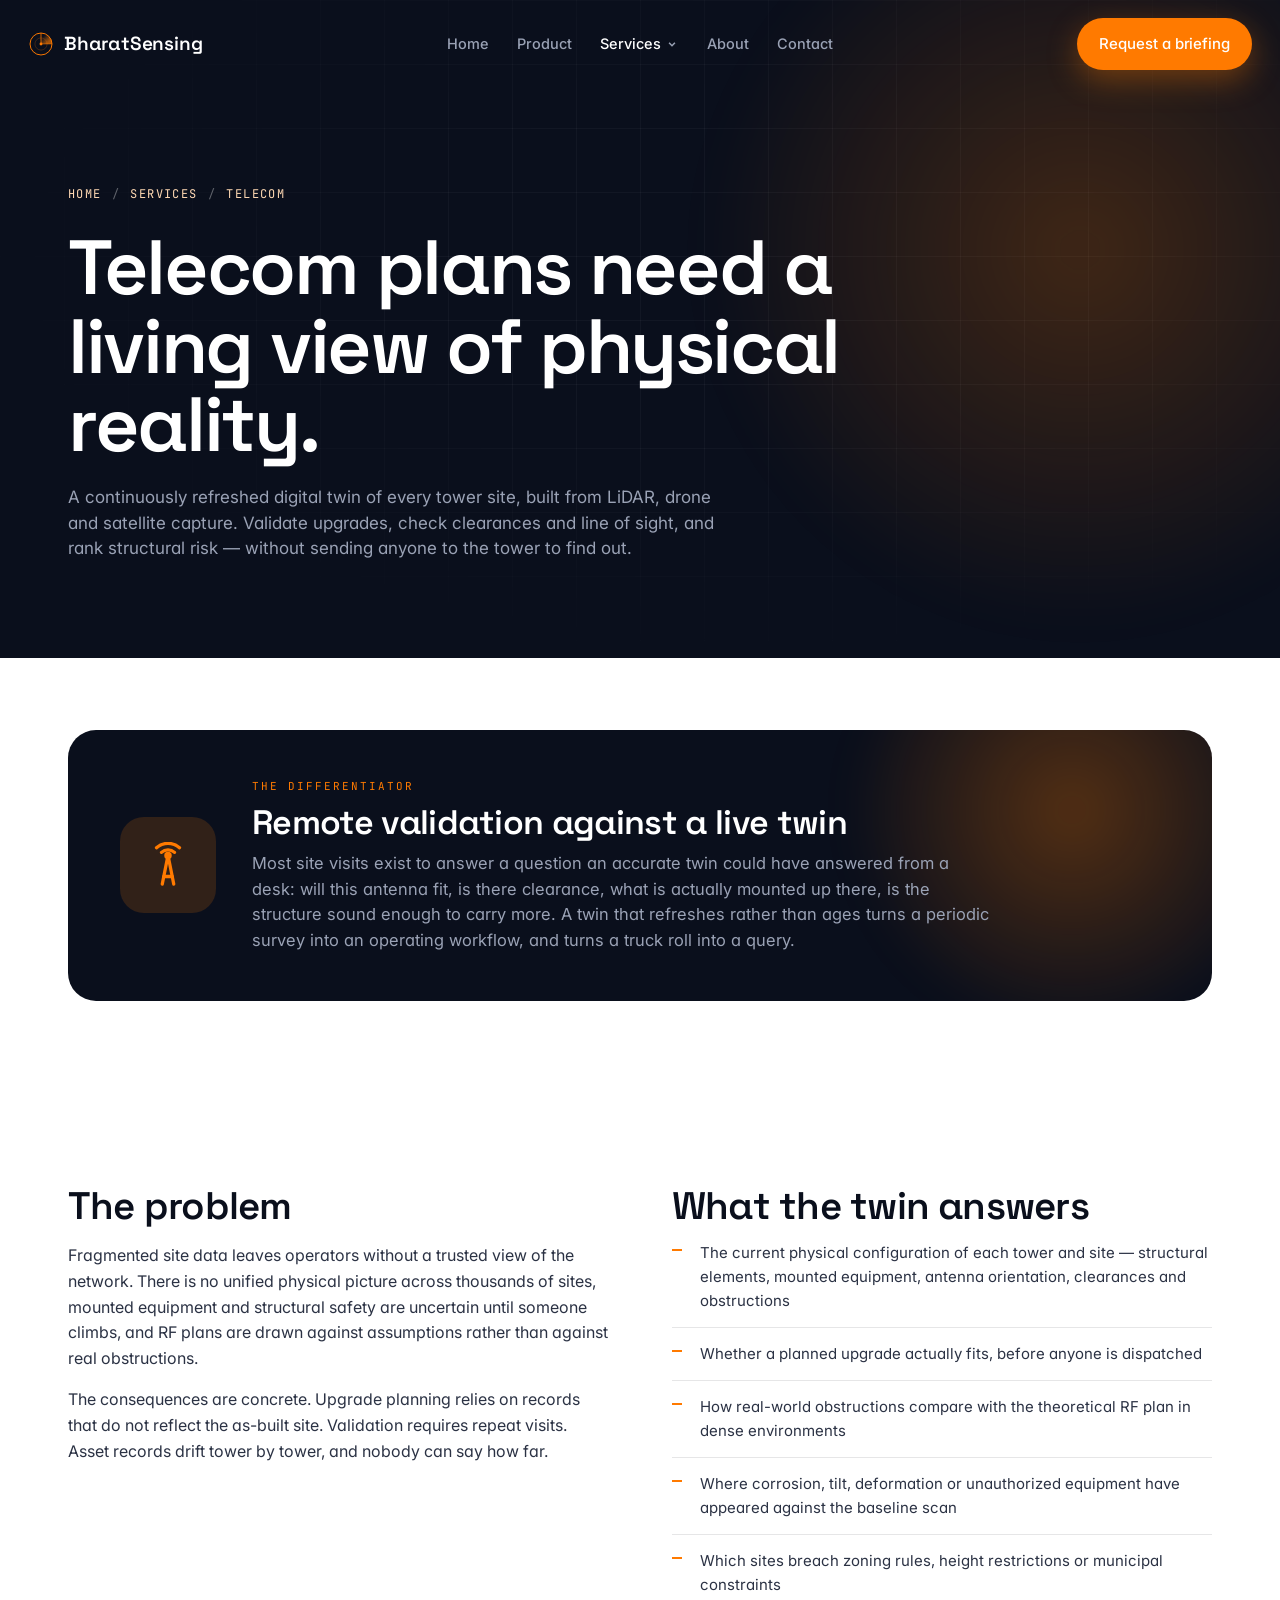
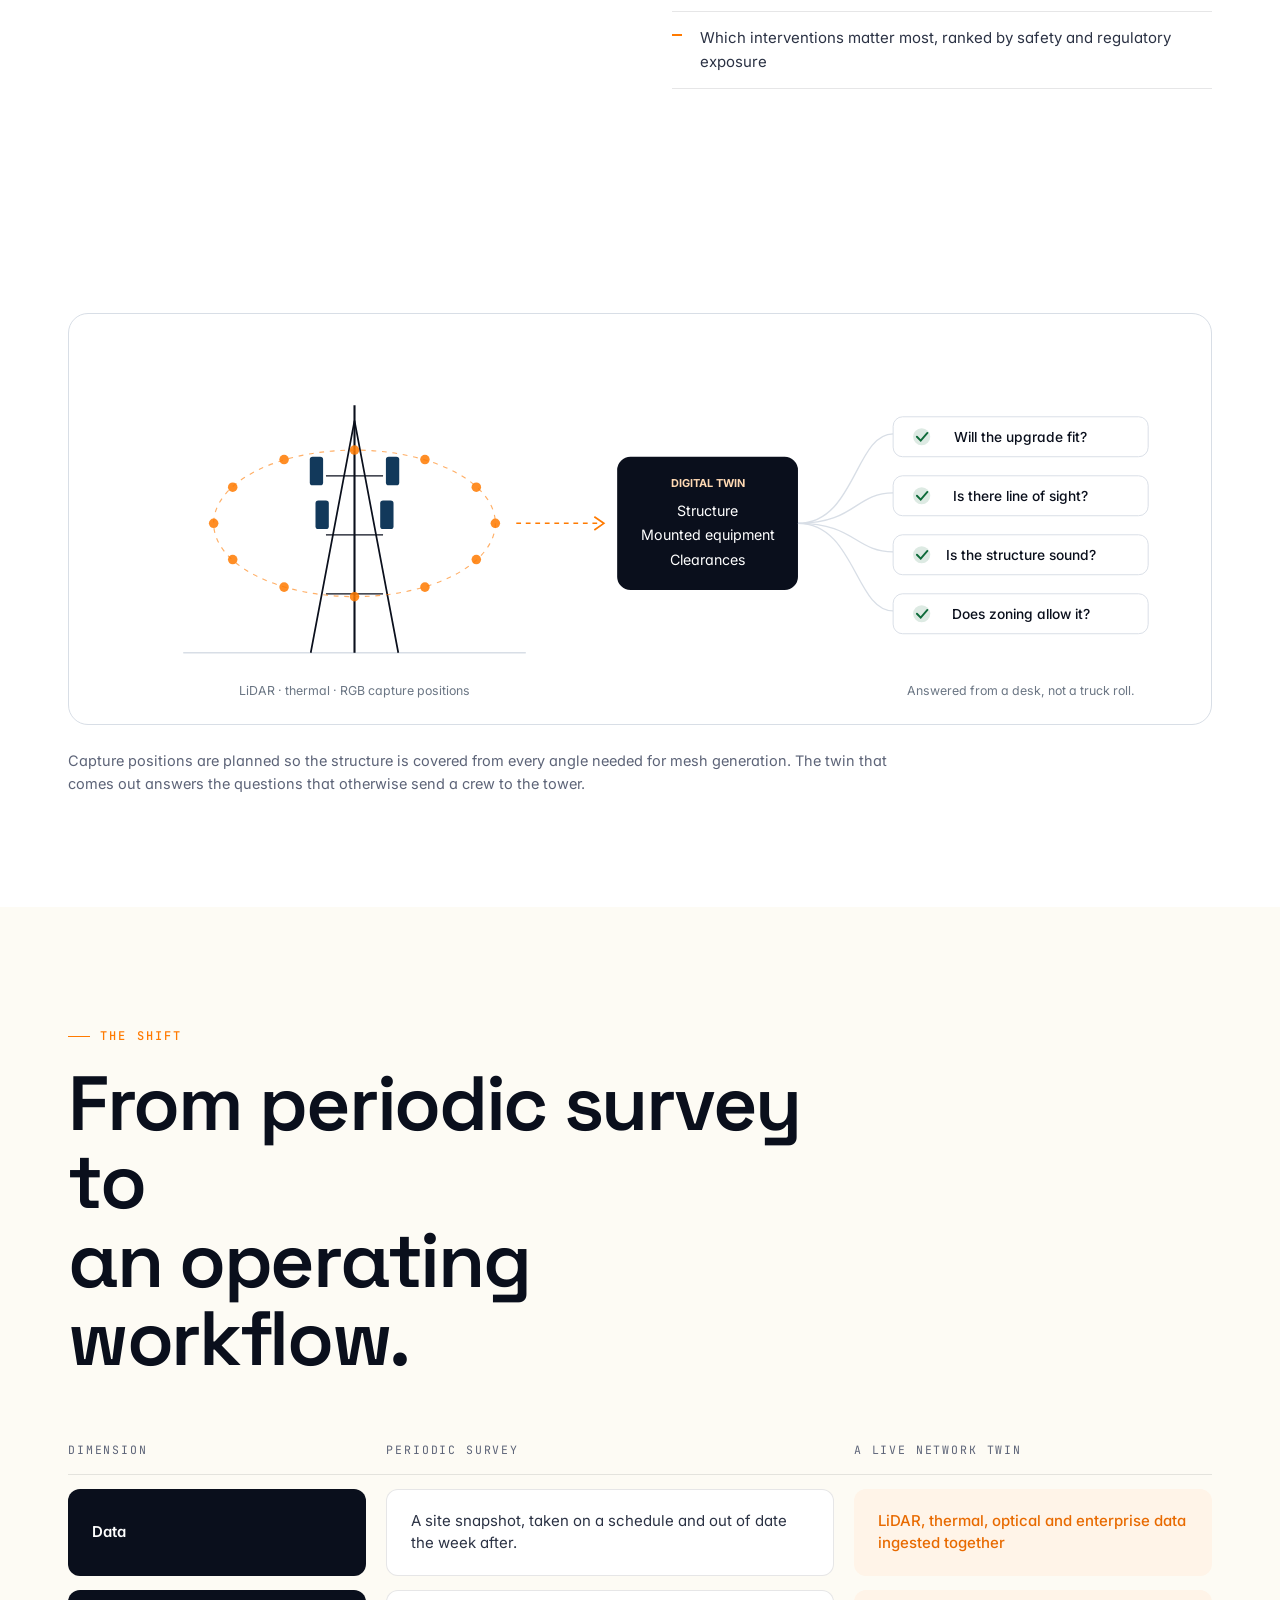
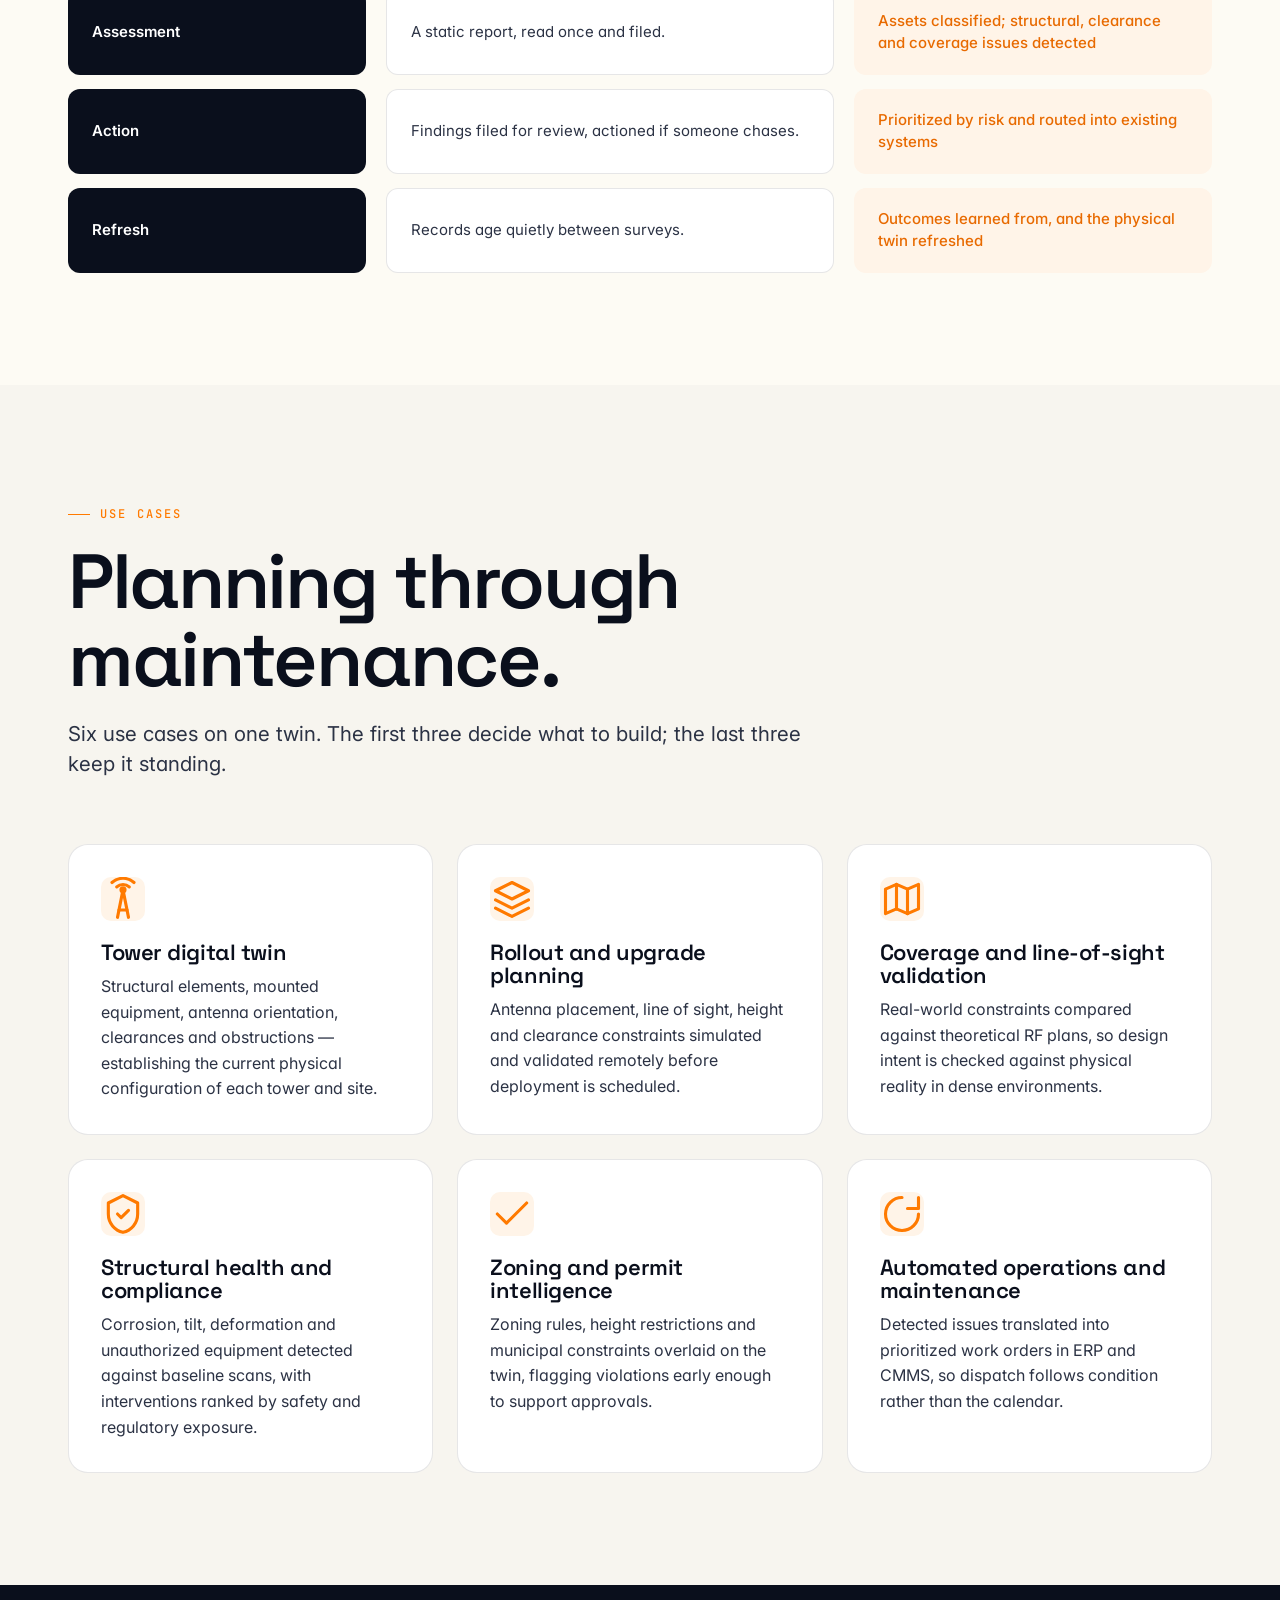
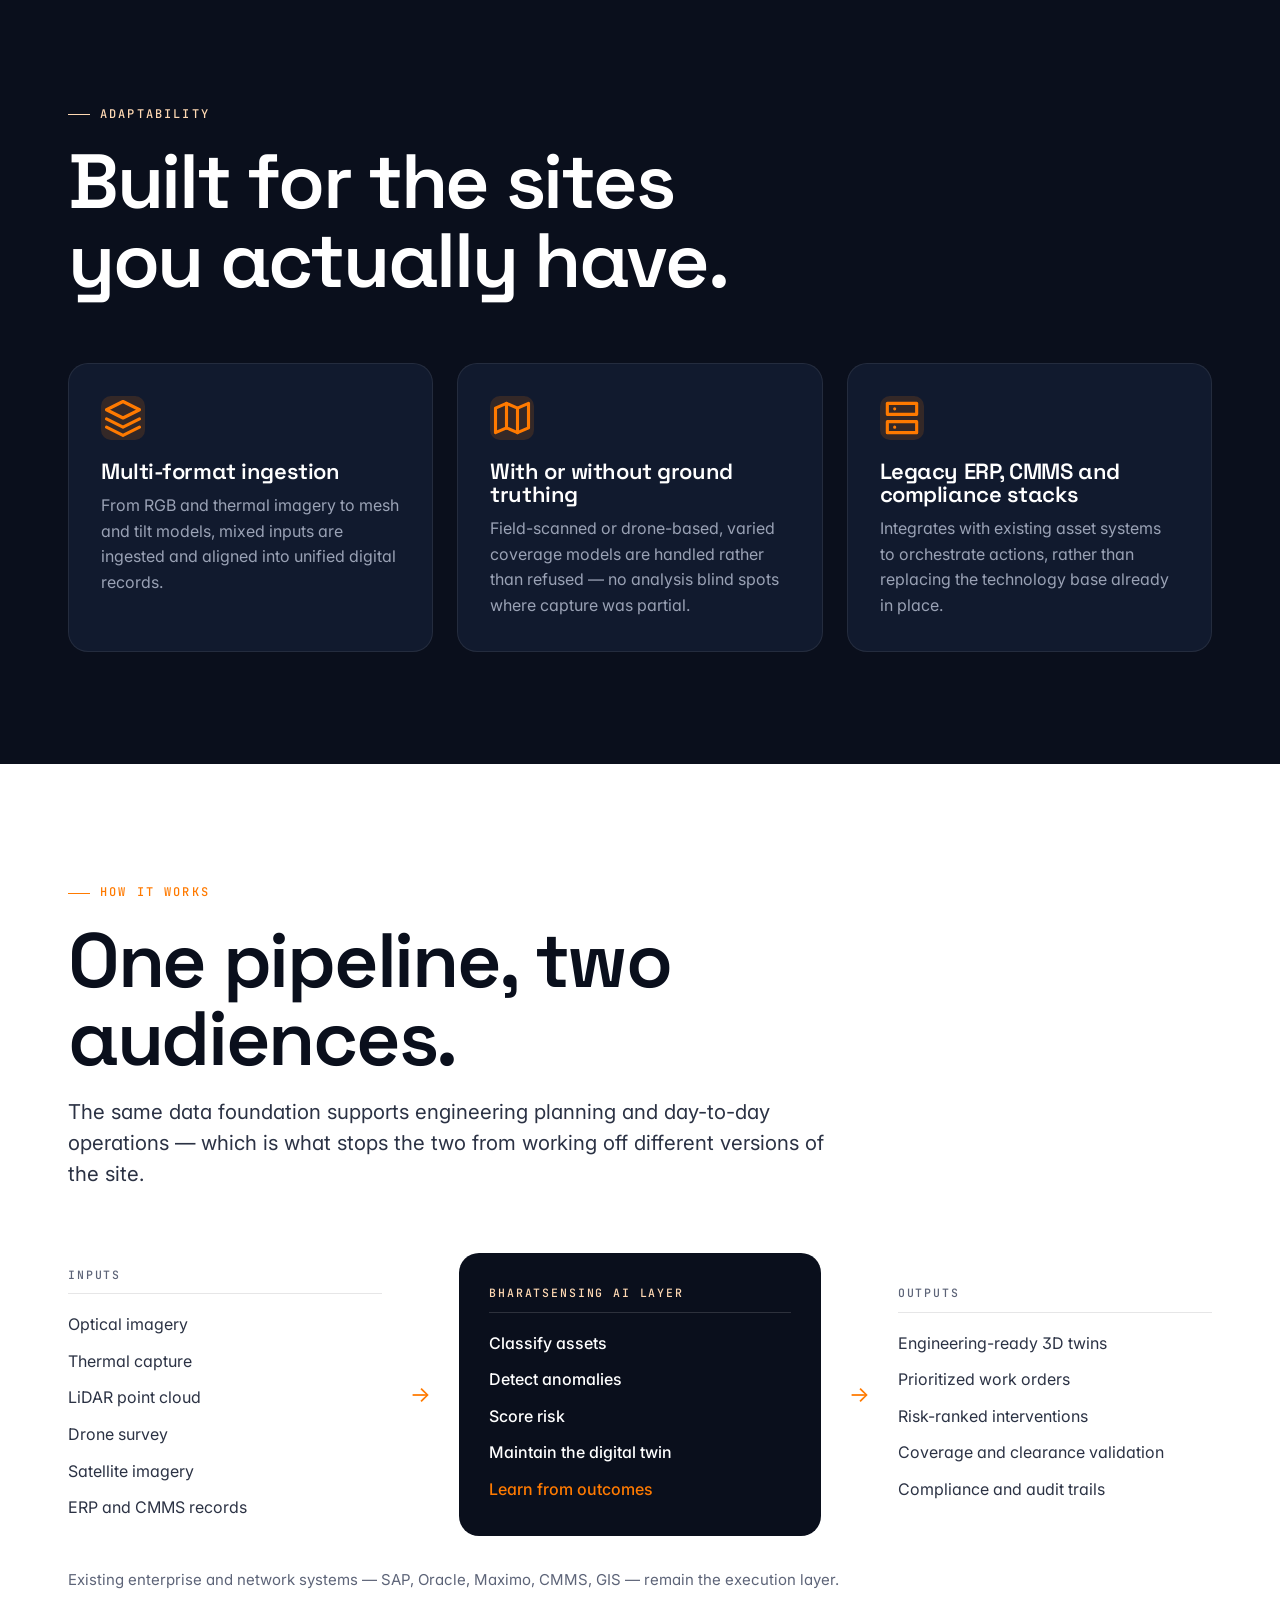
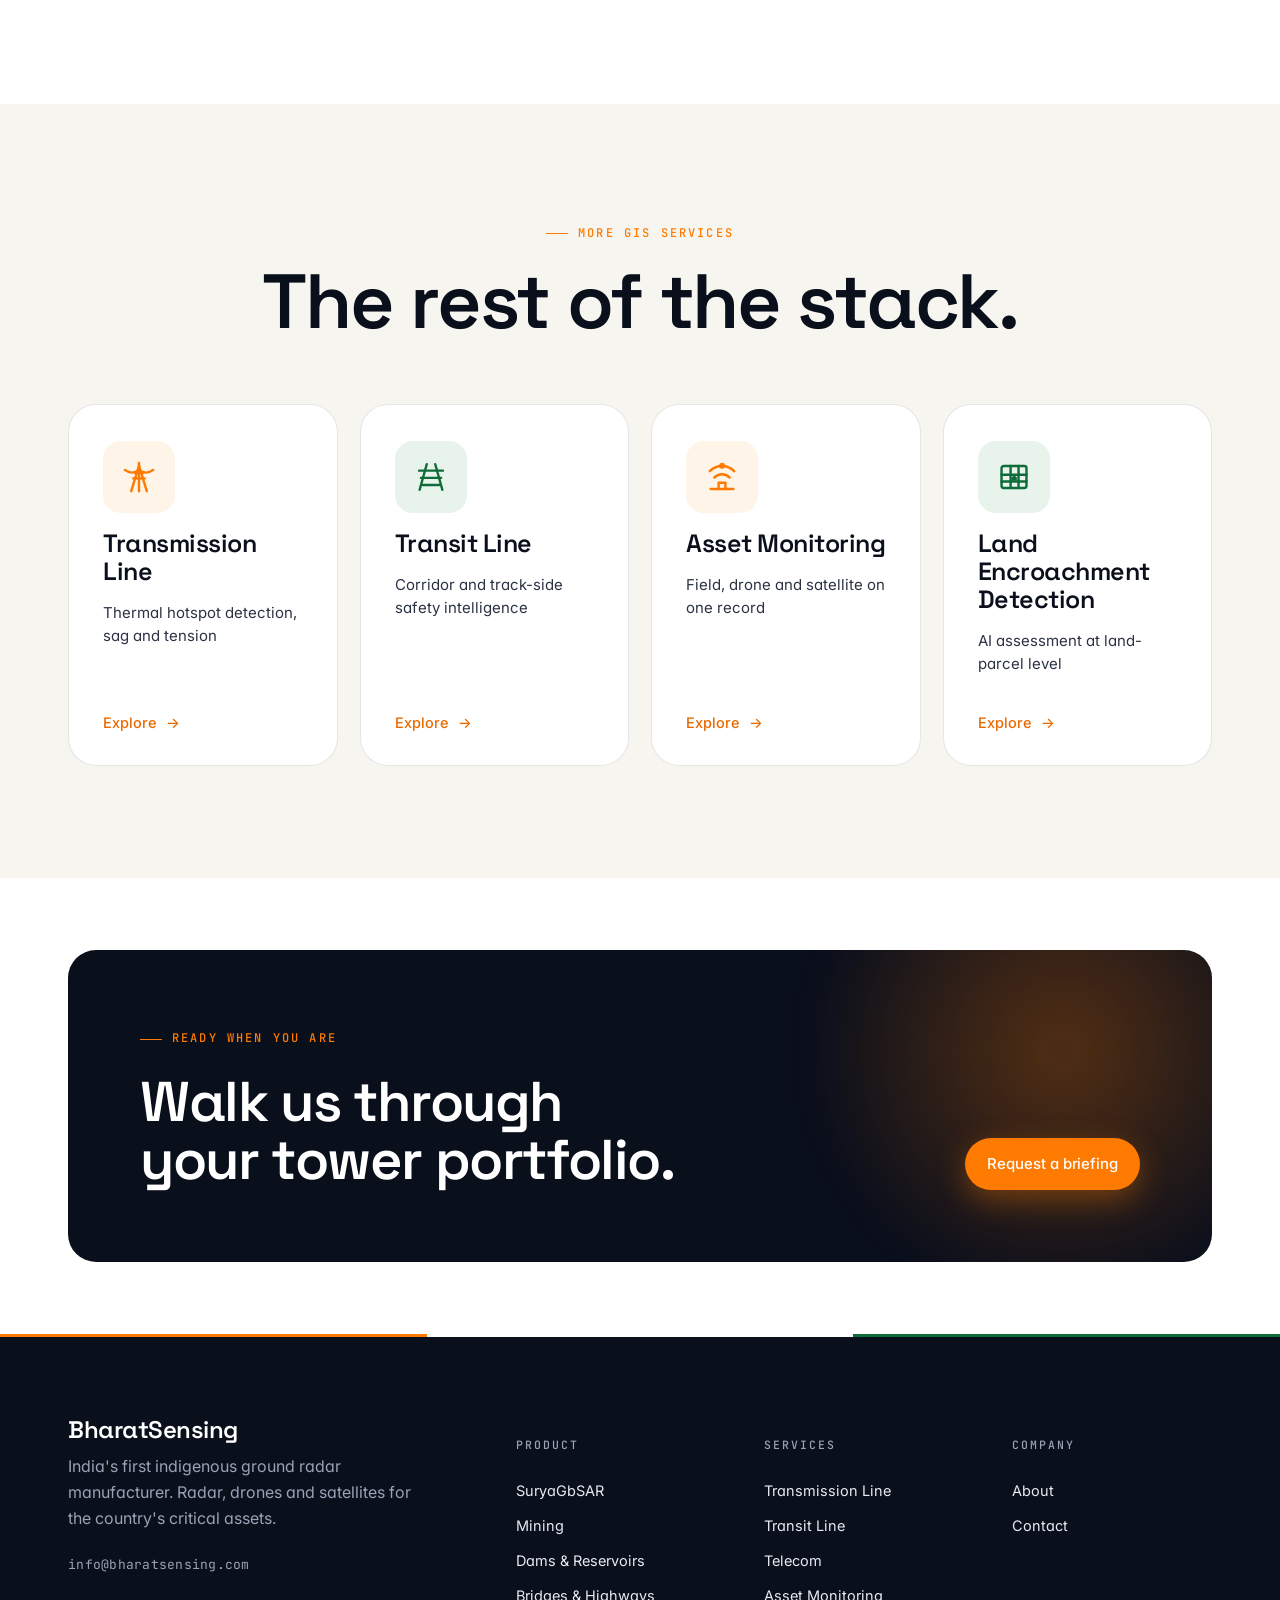
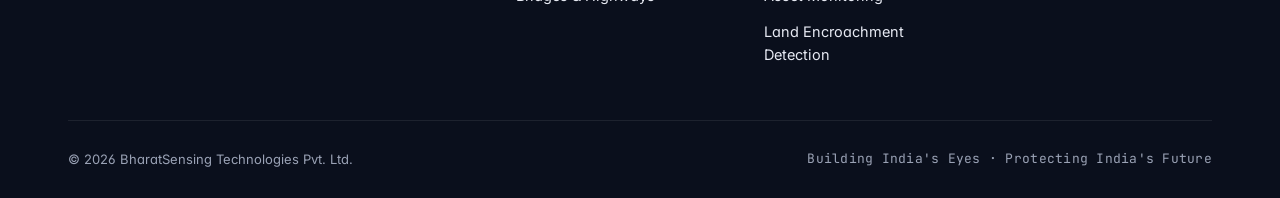
<file: telecom.html>
<!doctype html>
<html lang="en">
<head>
<meta charset="utf-8" />
<meta name="viewport" content="width=device-width,initial-scale=1" />
<title>Telecom Tower Digital Twin and Rollout Intelligence | BharatSensing</title>
<meta name="description" content="A continuously refreshed digital twin of every tower site — validate upgrades remotely, check clearances and line of sight, and rank structural and compliance risk." />
<link rel="canonical" href="https://bharatsensing.com/telecom.html" />
<meta name="theme-color" content="#0A0F1C" />
<meta name="robots" content="index,follow,max-image-preview:large,max-snippet:-1" />

<!-- Favicons: real crawlable files. A data: URI favicon is never indexed by search engines. -->
<link rel="icon" href="favicon.ico" sizes="any" />
<link rel="icon" type="image/svg+xml" href="assets/icon.svg" />
<link rel="icon" type="image/png" sizes="32x32" href="assets/icon-32.png" />
<link rel="icon" type="image/png" sizes="48x48" href="assets/icon-48.png" />
<link rel="icon" type="image/png" sizes="192x192" href="assets/icon-192.png" />
<link rel="apple-touch-icon" sizes="180x180" href="assets/apple-touch-icon.png" />
<link rel="manifest" href="site.webmanifest" />

<!-- Open Graph / Twitter -->
<meta property="og:type" content="website" />
<meta property="og:site_name" content="BharatSensing" />
<meta property="og:title" content="Telecom Tower Digital Twin and Rollout Intelligence | BharatSensing" />
<meta property="og:description" content="A continuously refreshed digital twin of every tower site — validate upgrades remotely, check clearances and line of sight, and rank structural and compliance risk." />
<meta property="og:url" content="https://bharatsensing.com/telecom.html" />
<meta property="og:image" content="https://bharatsensing.com/assets/og-cover.png" />
<meta property="og:image:width" content="1200" />
<meta property="og:image:height" content="630" />
<meta property="og:locale" content="en_IN" />
<meta name="twitter:card" content="summary_large_image" />
<meta name="twitter:title" content="Telecom Tower Digital Twin and Rollout Intelligence | BharatSensing" />
<meta name="twitter:description" content="A continuously refreshed digital twin of every tower site — validate upgrades remotely, check clearances and line of sight, and rank structural and compliance risk." />
<meta name="twitter:image" content="https://bharatsensing.com/assets/og-cover.png" />

<link rel="preconnect" href="https://fonts.googleapis.com">
<link rel="preconnect" href="https://fonts.gstatic.com" crossorigin>
<link rel="preconnect" href="https://api.fontshare.com" crossorigin>
<link href="https://fonts.googleapis.com/css2?family=Inter:wght@300;400;500;600;700&family=Space+Grotesk:wght@500;600;700&family=JetBrains+Mono:wght@400;500&display=swap" rel="stylesheet">
<link href="https://api.fontshare.com/v2/css?f[]=clash-display@500,600,700&display=swap" rel="stylesheet">
<link rel="stylesheet" href="styles.css" />

<script type="application/ld+json">
{
 "@context": "https://schema.org",
 "@type": "Organization",
 "@id": "https://bharatsensing.com/#organization",
 "name": "BharatSensing",
 "legalName": "BharatSensing Technologies Pvt. Ltd.",
 "url": "https://bharatsensing.com/",
 "logo": {
  "@type": "ImageObject",
  "url": "https://bharatsensing.com/assets/logo-512.png",
  "width": 512,
  "height": 512
 },
 "image": "https://bharatsensing.com/assets/og-cover.png",
 "description": "BharatSensing builds India's first indigenous ground-based synthetic aperture radar and delivers drone and satellite monitoring services for critical infrastructure and public assets.",
 "email": "info@bharatsensing.com",
 "foundingDate": "2024",
 "address": {
  "@type": "PostalAddress",
  "addressCountry": "IN"
 },
 "areaServed": {
  "@type": "Country",
  "name": "India"
 },
 "knowsAbout": [
  "Ground-based synthetic aperture radar",
  "Slope stability monitoring",
  "Structural health monitoring",
  "Drone survey",
  "Satellite imagery analysis",
  "Geospatial AI"
 ],
 "sameAs": [
  "https://www.linkedin.com/company/bharatsensing"
 ]
}
</script>
</head>
<body>

<header class="nav nav-dark">
 <div class="nav-inner">
 <a class="nav-logo" href="index.html" aria-label="BharatSensing home">
 <svg class="chakra" viewBox="0 0 64 64" fill="none" aria-hidden="true">
<defs><linearGradient id="bs-nav-sweep" x1="50%" y1="0%" x2="100%" y2="50%"><stop offset="0%" stop-color="#FF7A00" stop-opacity="0"/><stop offset="100%" stop-color="#FF7A00" stop-opacity="0.65"/></linearGradient></defs>
<circle cx="32" cy="32" r="27" stroke="#FF7A00" stroke-width="2.4"/>
<circle cx="32" cy="32" r="15" stroke="#FF7A00" stroke-width="1.2" stroke-opacity="0.45"/>
<path d="M32 32 L32 5 A27 27 0 0 1 59 32 Z" fill="url(#bs-nav-sweep)"/>
<line x1="32" y1="32" x2="32" y2="5" stroke="#FF7A00" stroke-width="2"/>
<line x1="32" y1="32" x2="59" y2="32" stroke="#FF7A00" stroke-width="2" stroke-opacity="0.55"/>
<circle cx="32" cy="32" r="3.6" fill="#FF7A00"/>
</svg>
 BharatSensing
 </a>
 <nav class="nav-menu" aria-label="Primary">
 <a href="index.html">Home</a>
 <a href="product.html">Product</a>

 <div class="has-sub">
 <a href="services.html" class="sub-trigger active">Services</a>
 <button class="sub-toggle" aria-expanded="false" aria-haspopup="true" aria-label="Open services menu"><svg class="chev" viewBox="0 0 12 12" fill="none" stroke="currentColor" stroke-width="1.8" aria-hidden="true"><path d="M2.5 4.5 6 8l3.5-3.5"/></svg></button>
 <div class="sub-menu" role="menu">
 <div class="sub-head">GIS services</div>
 <a href="transmission.html" role="menuitem"><span class="ic"><svg viewBox="0 0 24 24" fill="none" stroke="currentColor" stroke-width="1.7" stroke-linecap="round" stroke-linejoin="round"><path d="M12 2v20"/><path d="M6.5 22 12 4l5.5 18"/><path d="M8 13h8M9 9h6"/><path d="M2 7c3.4 2.6 6.6 2.6 10 0M22 7c-3.4 2.6-6.6 2.6-10 0"/></svg></span><span>Transmission Line<span class="desc">Thermal hotspot detection, sag and tension</span></span></a>
 <a href="transit.html" role="menuitem"><span class="ic"><svg viewBox="0 0 24 24" fill="none" stroke="currentColor" stroke-width="1.7" stroke-linecap="round" stroke-linejoin="round"><path d="M4 21 9 3M20 21 15 3"/><path d="M3.6 7.5h16.8M4.9 12.6h14.2M6.2 17.7h11.6"/></svg></span><span>Transit Line<span class="desc">Corridor and track-side asset intelligence</span></span></a>
 <a href="telecom.html" role="menuitem"><span class="ic"><svg viewBox="0 0 24 24" fill="none" stroke="currentColor" stroke-width="1.7" stroke-linecap="round" stroke-linejoin="round"><path d="M9 22 12 7l3 15"/><path d="M9.8 18h4.4"/><path d="M8.6 5.4a5 5 0 0 1 6.8 0M6 3a9 9 0 0 1 12 0"/><circle cx="12" cy="7" r="1.1"/></svg></span><span>Telecom<span class="desc">Tower digital twins and rollout validation</span></span></a>
 <a href="asset-monitoring.html" role="menuitem"><span class="ic"><svg viewBox="0 0 24 24" fill="none" stroke="currentColor" stroke-width="1.7" stroke-linecap="round" stroke-linejoin="round"><path d="M4 20.5h16"/><path d="M9.6 20.5v-4.4h4.8v4.4"/><path d="M6.6 12.4a7.5 7.5 0 0 1 10.8 0"/><path d="M3.4 7.9a12 12 0 0 1 17.2 0"/><circle cx="12" cy="4.1" r="1.25"/></svg></span><span>Asset Monitoring<span class="desc">Field, drone and satellite on one record</span></span></a>
 <a href="encroachment.html" role="menuitem"><span class="ic"><svg viewBox="0 0 24 24" fill="none" stroke="currentColor" stroke-width="1.7" stroke-linecap="round" stroke-linejoin="round"><rect x="3.2" y="4.2" width="17.6" height="15.6" rx="1.6"/><path d="M3.2 10.4h17.6M3.2 15.2h17.6M9.6 4.2v15.6M15.2 4.2v15.6"/><path d="M10.4 14.6v-2.4l1.8-1.3 1.8 1.3v2.4z" fill="currentColor" stroke="none"/></svg></span><span>Land Encroachment Detection<span class="desc">AI assessment at land-parcel level</span></span></a>
 <div class="sub-sep"></div>
 <a href="services.html" role="menuitem"><span>All GIS services<span class="desc">How the capability stack fits together</span></span></a>
 </div>
 </div>

 <a href="about.html">About</a>
 <a href="contact.html">Contact</a>
 </nav>
 <div class="nav-cta">
 <a href="contact.html" class="btn btn-primary">Request a briefing</a>
 <button class="nav-toggle" aria-label="Toggle menu" aria-expanded="false">
 <svg width="18" height="18" viewBox="0 0 24 24" fill="none" stroke="currentColor" stroke-width="2"><line x1="3" y1="7" x2="21" y2="7"/><line x1="3" y1="12" x2="21" y2="12"/><line x1="3" y1="17" x2="21" y2="17"/></svg>
 </button>
 </div>
 </div>
</header>

<section class="page-hero">
 <div class="hero-bg" aria-hidden="true"><div class="hero-grid"></div><div class="hero-glow"></div></div>
 <div class="container">
 <div class="breadcrumb"><a href="index.html">Home</a><span class="sep">/</span>
 <a href="services.html">Services</a><span class="sep">/</span><span>Telecom</span></div>
 <h1 class="display-lg">Telecom plans need a<br/>living view of physical<br/>reality.</h1>
 <p class="lede">A continuously refreshed digital twin of every tower site, built from LiDAR, drone and satellite capture. Validate upgrades, check clearances and line of sight, and rank structural risk — without sending anyone to the tower to find out.</p>
 
 </div>
</section>

<section class="section-tight">
 <div class="container">
 <div class="usp reveal">
 <div class="glow" aria-hidden="true"></div>
 <div class="mark"><svg viewBox="0 0 24 24" fill="none" stroke="currentColor" stroke-width="1.7" stroke-linecap="round" stroke-linejoin="round" aria-hidden="true"><path d="M9 22 12 7l3 15"/><path d="M9.8 18h4.4"/><path d="M8.6 5.4a5 5 0 0 1 6.8 0M6 3a9 9 0 0 1 12 0"/><circle cx="12" cy="7" r="1.1"/></svg></div>
 <div>
 <span class="tag">The differentiator</span>
 <h3>Remote validation against a live twin</h3>
 <p>Most site visits exist to answer a question an accurate twin could have answered from a desk: will this antenna fit, is there clearance, what is actually mounted up there, is the structure sound enough to carry more. A twin that refreshes rather than ages turns a periodic survey into an operating workflow, and turns a truck roll into a query.</p>
 </div>
 </div>
 </div>
</section>

<section class="section">
 <div class="container">
 <div class="svc-split reveal">
 <div>
 <h3 class="display-sm">The problem</h3>
 <p class="mt-16" style="color:var(--fg-2)">Fragmented site data leaves operators without a trusted view of the network. There is no unified physical picture across thousands of sites, mounted equipment and structural safety are uncertain until someone climbs, and RF plans are drawn against assumptions rather than against real obstructions.</p>
 <p class="mt-16" style="color:var(--fg-2)">The consequences are concrete. Upgrade planning relies on records that do not reflect the as-built site. Validation requires repeat visits. Asset records drift tower by tower, and nobody can say how far.</p>
 </div>
 <div>
 <h3 class="display-sm">What the twin answers</h3>
 <ul class="cap-list mt-16" style="grid-template-columns:1fr">
 <li>The current physical configuration of each tower and site — structural elements, mounted equipment, antenna orientation, clearances and obstructions</li>
 <li>Whether a planned upgrade actually fits, before anyone is dispatched</li>
 <li>How real-world obstructions compare with the theoretical RF plan in dense environments</li>
 <li>Where corrosion, tilt, deformation or unauthorized equipment have appeared against the baseline scan</li>
 <li>Which sites breach zoning rules, height restrictions or municipal constraints</li>
 <li>Which interventions matter most, ranked by safety and regulatory exposure</li>
 </ul>
 </div>
 </div>
 </div>
</section>

<section class="section">
 <div class="container">
 <div class="reveal"><svg viewBox="0 0 1200 430" aria-label="Capture positions around a tower building a digital twin that answers planning questions remotely" style="width:100%;height:auto;border:1px solid #D8DEE6;border-radius:20px;background:#FFFFFF"><path d="M120 356 H480" stroke="#D8DEE6" stroke-width="1.4"/><path d="M300 96 V356" stroke="#0A0F1C" stroke-width="2.2"/><path d="M254 356 L300 112 L346 356" fill="none" stroke="#0A0F1C" stroke-width="1.8"/><path d="M270 170 H330" stroke="#0A0F1C" stroke-width="1.3"/><path d="M270 232 H330" stroke="#0A0F1C" stroke-width="1.3"/><path d="M270 294 H330" stroke="#0A0F1C" stroke-width="1.3"/><rect x="253" y="150" width="14" height="30" rx="3" fill="#12395B"/><rect x="333" y="150" width="14" height="30" rx="3" fill="#12395B"/><rect x="259" y="196" width="14" height="30" rx="3" fill="#12395B"/><rect x="327" y="196" width="14" height="30" rx="3" fill="#12395B"/><circle cx="448" cy="220" r="5" fill="#FF7A00" opacity="0.85"/><circle cx="428" cy="258" r="5" fill="#FF7A00" opacity="0.85"/><circle cx="374" cy="287" r="5" fill="#FF7A00" opacity="0.85"/><circle cx="300" cy="297" r="5" fill="#FF7A00" opacity="0.85"/><circle cx="226" cy="287" r="5" fill="#FF7A00" opacity="0.85"/><circle cx="172" cy="258" r="5" fill="#FF7A00" opacity="0.85"/><circle cx="152" cy="220" r="5" fill="#FF7A00" opacity="0.85"/><circle cx="172" cy="182" r="5" fill="#FF7A00" opacity="0.85"/><circle cx="226" cy="153" r="5" fill="#FF7A00" opacity="0.85"/><circle cx="300" cy="143" r="5" fill="#FF7A00" opacity="0.85"/><circle cx="374" cy="153" r="5" fill="#FF7A00" opacity="0.85"/><circle cx="428" cy="182" r="5" fill="#FF7A00" opacity="0.85"/><ellipse cx="300" cy="220" rx="148" ry="77" fill="none" stroke="#FF7A00" stroke-width="1.2" stroke-dasharray="5 6" opacity="0.6"/><text x="300" y="400" text-anchor="middle" font-family="Inter,Arial,sans-serif" font-size="13" font-weight="400" fill="#6B7684">LiDAR · thermal · RGB capture positions</text><path d="M470 220 H560" stroke="#FF7A00" stroke-width="1.6" stroke-dasharray="5 5"/><path d="M552 213 l10 7 -10 7" fill="none" stroke="#FF7A00" stroke-width="1.8"/><rect x="576" y="150" width="190" height="140" rx="14" fill="#0A0F1C"/><text x="671" y="182" text-anchor="middle" font-family="Inter,Arial,sans-serif" font-size="11.5" font-weight="700" fill="#FFD9B3">DIGITAL TWIN</text><text x="671" y="212" text-anchor="middle" font-family="Inter,Arial,sans-serif" font-size="15" font-weight="400" fill="#FFFFFF">Structure</text><text x="671" y="238" text-anchor="middle" font-family="Inter,Arial,sans-serif" font-size="15" font-weight="400" fill="#FFFFFF">Mounted equipment</text><text x="671" y="264" text-anchor="middle" font-family="Inter,Arial,sans-serif" font-size="15" font-weight="400" fill="#FFFFFF">Clearances</text><path d="M766 220 C826 220 826 126 866 126" stroke="#D8DEE6" stroke-width="1.4" fill="none"/><rect x="866" y="108" width="268" height="42" rx="10" fill="#FFFFFF" stroke="#D8DEE6"/><text x="1000.0" y="134.22" text-anchor="middle" font-family="Inter,Arial,sans-serif" font-size="14.5" font-weight="500" fill="#0A0F1C">Will the upgrade fit?</text><circle cx="896" cy="129" r="9" fill="#0E6B3A" opacity="0.14"/><path d="M891 129 l4 4 7-8" stroke="#0E6B3A" stroke-width="2" fill="none" stroke-linecap="round"/><path d="M766 220 C826 220 826 188 866 188" stroke="#D8DEE6" stroke-width="1.4" fill="none"/><rect x="866" y="170" width="268" height="42" rx="10" fill="#FFFFFF" stroke="#D8DEE6"/><text x="1000.0" y="196.22" text-anchor="middle" font-family="Inter,Arial,sans-serif" font-size="14.5" font-weight="500" fill="#0A0F1C">Is there line of sight?</text><circle cx="896" cy="191" r="9" fill="#0E6B3A" opacity="0.14"/><path d="M891 191 l4 4 7-8" stroke="#0E6B3A" stroke-width="2" fill="none" stroke-linecap="round"/><path d="M766 220 C826 220 826 250 866 250" stroke="#D8DEE6" stroke-width="1.4" fill="none"/><rect x="866" y="232" width="268" height="42" rx="10" fill="#FFFFFF" stroke="#D8DEE6"/><text x="1000.0" y="258.22" text-anchor="middle" font-family="Inter,Arial,sans-serif" font-size="14.5" font-weight="500" fill="#0A0F1C">Is the structure sound?</text><circle cx="896" cy="253" r="9" fill="#0E6B3A" opacity="0.14"/><path d="M891 253 l4 4 7-8" stroke="#0E6B3A" stroke-width="2" fill="none" stroke-linecap="round"/><path d="M766 220 C826 220 826 312 866 312" stroke="#D8DEE6" stroke-width="1.4" fill="none"/><rect x="866" y="294" width="268" height="42" rx="10" fill="#FFFFFF" stroke="#D8DEE6"/><text x="1000.0" y="320.22" text-anchor="middle" font-family="Inter,Arial,sans-serif" font-size="14.5" font-weight="500" fill="#0A0F1C">Does zoning allow it?</text><circle cx="896" cy="315" r="9" fill="#0E6B3A" opacity="0.14"/><path d="M891 315 l4 4 7-8" stroke="#0E6B3A" stroke-width="2" fill="none" stroke-linecap="round"/><text x="1000" y="400" text-anchor="middle" font-family="Inter,Arial,sans-serif" font-size="13" font-weight="400" fill="#6B7684">Answered from a desk, not a truck roll.</text></svg></div>
 <p class="mt-24 reveal" style="font-size:14.5px;color:var(--fg-muted);max-width:92ch">Capture positions are planned so the structure is covered from every angle needed for mesh generation. The twin that comes out answers the questions that otherwise send a crew to the tower.</p>
 </div>
</section>

<section class="section section-cream">
 <div class="container">
 <div class="section-header reveal">
 <span class="eyebrow">The shift</span>
 <h2 class="display-lg">From periodic survey to<br/>an operating workflow.</h2>
 </div> <div class="flow">
 <div class="flow-head"><span>Dimension</span><span>Periodic survey</span><span>A live network twin</span></div>
 <div class="flow-row reveal">
 <div class="k">Data</div>
 <div class="v">A site snapshot, taken on a schedule and out of date the week after.</div>
 <div class="o">LiDAR, thermal, optical and enterprise data ingested together</div>
 </div>
 <div class="flow-row reveal">
 <div class="k">Assessment</div>
 <div class="v">A static report, read once and filed.</div>
 <div class="o">Assets classified; structural, clearance and coverage issues detected</div>
 </div>
 <div class="flow-row reveal">
 <div class="k">Action</div>
 <div class="v">Findings filed for review, actioned if someone chases.</div>
 <div class="o">Prioritized by risk and routed into existing systems</div>
 </div>
 <div class="flow-row reveal">
 <div class="k">Refresh</div>
 <div class="v">Records age quietly between surveys.</div>
 <div class="o">Outcomes learned from, and the physical twin refreshed</div>
 </div>
 </div>
 </div>
</section>



<section class="section section-bone">
 <div class="container">
 <div class="section-header reveal">
 <span class="eyebrow">Use cases</span>
 <h2 class="display-lg">Planning through<br/>maintenance.</h2>
 <p class="lede">Six use cases on one twin. The first three decide what to build; the last three keep it standing.</p>
 </div> <div class="grid grid-3 reveal">
 <article class="card">
 <div class="card-icon"><svg viewBox="0 0 24 24" fill="none" stroke="currentColor" stroke-width="1.7" stroke-linecap="round" stroke-linejoin="round" aria-hidden="true"><path d="M9 22 12 7l3 15"/><path d="M9.8 18h4.4"/><path d="M8.6 5.4a5 5 0 0 1 6.8 0M6 3a9 9 0 0 1 12 0"/><circle cx="12" cy="7" r="1.1"/></svg></div>
 <h3>Tower digital twin</h3>
 <p>Structural elements, mounted equipment, antenna orientation, clearances and obstructions — establishing the current physical configuration of each tower and site.</p>
 </article>
 <article class="card">
 <div class="card-icon"><svg viewBox="0 0 24 24" fill="none" stroke="currentColor" stroke-width="1.7" stroke-linecap="round" stroke-linejoin="round" aria-hidden="true"><path d="M12 3 3 7.5l9 4.5 9-4.5z"/><path d="m3 12.5 9 4.5 9-4.5"/><path d="m3 17 9 4.5 9-4.5"/></svg></div>
 <h3>Rollout and upgrade planning</h3>
 <p>Antenna placement, line of sight, height and clearance constraints simulated and validated remotely before deployment is scheduled.</p>
 </article>
 <article class="card">
 <div class="card-icon"><svg viewBox="0 0 24 24" fill="none" stroke="currentColor" stroke-width="1.7" stroke-linecap="round" stroke-linejoin="round" aria-hidden="true"><path d="M3 6.6 9 4l6 2.6L21 4v13.4L15 20l-6-2.6L3 20z"/><path d="M9 4v13.4M15 6.6V20"/></svg></div>
 <h3>Coverage and line-of-sight validation</h3>
 <p>Real-world constraints compared against theoretical RF plans, so design intent is checked against physical reality in dense environments.</p>
 </article>
 <article class="card">
 <div class="card-icon"><svg viewBox="0 0 24 24" fill="none" stroke="currentColor" stroke-width="1.7" stroke-linecap="round" stroke-linejoin="round" aria-hidden="true"><path d="M12 2 4 6v6c0 5 3.5 9 8 10 4.5-1 8-5 8-10V6z"/><path d="m9 12 2 2 4-4"/></svg></div>
 <h3>Structural health and compliance</h3>
 <p>Corrosion, tilt, deformation and unauthorized equipment detected against baseline scans, with interventions ranked by safety and regulatory exposure.</p>
 </article>
 <article class="card">
 <div class="card-icon"><svg viewBox="0 0 24 24" fill="none" stroke="currentColor" stroke-width="1.7" stroke-linecap="round" stroke-linejoin="round" aria-hidden="true"><path d="M20 6 9 17l-5-5"/></svg></div>
 <h3>Zoning and permit intelligence</h3>
 <p>Zoning rules, height restrictions and municipal constraints overlaid on the twin, flagging violations early enough to support approvals.</p>
 </article>
 <article class="card">
 <div class="card-icon"><svg viewBox="0 0 24 24" fill="none" stroke="currentColor" stroke-width="1.7" stroke-linecap="round" stroke-linejoin="round" aria-hidden="true"><path d="M21 12a9 9 0 1 1-9-9"/><path d="M21 3v6h-6"/></svg></div>
 <h3>Automated operations and maintenance</h3>
 <p>Detected issues translated into prioritized work orders in ERP and CMMS, so dispatch follows condition rather than the calendar.</p>
 </article>
 </div>
 </div>
</section>

<section class="section section-dark">
 <div class="container">
 <div class="section-header reveal">
 <span class="eyebrow">Adaptability</span>
 <h2 class="display-lg">Built for the sites<br/>you actually have.</h2>
 </div> <div class="grid grid-3 reveal">
 <article class="card card-dark">
 <div class="card-icon"><svg viewBox="0 0 24 24" fill="none" stroke="currentColor" stroke-width="1.7" stroke-linecap="round" stroke-linejoin="round" aria-hidden="true"><path d="M12 3 3 7.5l9 4.5 9-4.5z"/><path d="m3 12.5 9 4.5 9-4.5"/><path d="m3 17 9 4.5 9-4.5"/></svg></div>
 <h3>Multi-format ingestion</h3>
 <p>From RGB and thermal imagery to mesh and tilt models, mixed inputs are ingested and aligned into unified digital records.</p>
 </article>
 <article class="card card-dark">
 <div class="card-icon"><svg viewBox="0 0 24 24" fill="none" stroke="currentColor" stroke-width="1.7" stroke-linecap="round" stroke-linejoin="round" aria-hidden="true"><path d="M3 6.6 9 4l6 2.6L21 4v13.4L15 20l-6-2.6L3 20z"/><path d="M9 4v13.4M15 6.6V20"/></svg></div>
 <h3>With or without ground truthing</h3>
 <p>Field-scanned or drone-based, varied coverage models are handled rather than refused — no analysis blind spots where capture was partial.</p>
 </article>
 <article class="card card-dark">
 <div class="card-icon"><svg viewBox="0 0 24 24" fill="none" stroke="currentColor" stroke-width="1.7" stroke-linecap="round" stroke-linejoin="round" aria-hidden="true"><path d="M4 4h16v6H4zM4 14h16v6H4z"/><path d="M8 7h.01M8 17h.01"/></svg></div>
 <h3>Legacy ERP, CMMS and compliance stacks</h3>
 <p>Integrates with existing asset systems to orchestrate actions, rather than replacing the technology base already in place.</p>
 </article>
 </div>
 </div>
</section>

<section class="section">
 <div class="container">
 <div class="section-header reveal">
 <span class="eyebrow">How it works</span>
 <h2 class="display-lg">One pipeline, two audiences.</h2>
 <p class="lede">The same data foundation supports engineering planning and day-to-day operations — which is what stops the two from working off different versions of the site.</p>
 </div> <div class="pipeline reveal">
 <div class="pipe-col">
 <h4>Inputs</h4>
 <ul>
 <li>Optical imagery</li>
 <li>Thermal capture</li>
 <li>LiDAR point cloud</li>
 <li>Drone survey</li>
 <li>Satellite imagery</li>
 <li>ERP and CMMS records</li>
 </ul>
 </div>
 <div class="arrow-col">&rarr;</div>
 <div class="pipe-col pipe-engine">
 <h4>BharatSensing AI layer</h4>
 <ul>
 <li>Classify assets</li>
 <li>Detect anomalies</li>
 <li>Score risk</li>
 <li>Maintain the digital twin</li>
 <li>Learn from outcomes</li>
 </ul>
 </div>
 <div class="arrow-col">&rarr;</div>
 <div class="pipe-col">
 <h4>Outputs</h4>
 <ul>
 <li>Engineering-ready 3D twins</li>
 <li>Prioritized work orders</li>
 <li>Risk-ranked interventions</li>
 <li>Coverage and clearance validation</li>
 <li>Compliance and audit trails</li>
 </ul>
 </div>
 </div>
 <p class="mt-32 reveal" style="font-size:15px;color:var(--fg-muted)">Existing enterprise and network systems — SAP, Oracle, Maximo, CMMS, GIS — remain the execution layer.</p>
 </div>
</section>

<section class="section section-bone">
 <div class="container">
 <div class="section-header centered reveal">
 <span class="eyebrow">More GIS services</span>
 <h2 class="display-lg">The rest of the stack.</h2>
 </div>
 <div class="entry-grid reveal" style="grid-template-columns:repeat(4,1fr)">
 <a href="transmission.html" class="entry-card">
 <div class="entry-icon"><svg viewBox="0 0 24 24" fill="none" stroke="currentColor" stroke-width="1.7" stroke-linecap="round" stroke-linejoin="round" aria-hidden="true"><path d="M12 2v20"/><path d="M6.5 22 12 4l5.5 18"/><path d="M8 13h8M9 9h6"/><path d="M2 7c3.4 2.6 6.6 2.6 10 0M22 7c-3.4 2.6-6.6 2.6-10 0"/></svg></div>
 <h3>Transmission Line</h3>
 <p>Thermal hotspot detection, sag and tension</p>
 <span class="go">Explore</span>
 </a>
 <a href="transit.html" class="entry-card">
 <div class="entry-icon green"><svg viewBox="0 0 24 24" fill="none" stroke="currentColor" stroke-width="1.7" stroke-linecap="round" stroke-linejoin="round" aria-hidden="true"><path d="M4 21 9 3M20 21 15 3"/><path d="M3.6 7.5h16.8M4.9 12.6h14.2M6.2 17.7h11.6"/></svg></div>
 <h3>Transit Line</h3>
 <p>Corridor and track-side safety intelligence</p>
 <span class="go">Explore</span>
 </a>
 <a href="asset-monitoring.html" class="entry-card">
 <div class="entry-icon"><svg viewBox="0 0 24 24" fill="none" stroke="currentColor" stroke-width="1.7" stroke-linecap="round" stroke-linejoin="round" aria-hidden="true"><path d="M4 20.5h16"/><path d="M9.6 20.5v-4.4h4.8v4.4"/><path d="M6.6 12.4a7.5 7.5 0 0 1 10.8 0"/><path d="M3.4 7.9a12 12 0 0 1 17.2 0"/><circle cx="12" cy="4.1" r="1.25"/></svg></div>
 <h3>Asset Monitoring</h3>
 <p>Field, drone and satellite on one record</p>
 <span class="go">Explore</span>
 </a>
 <a href="encroachment.html" class="entry-card">
 <div class="entry-icon green"><svg viewBox="0 0 24 24" fill="none" stroke="currentColor" stroke-width="1.7" stroke-linecap="round" stroke-linejoin="round" aria-hidden="true"><rect x="3.2" y="4.2" width="17.6" height="15.6" rx="1.6"/><path d="M3.2 10.4h17.6M3.2 15.2h17.6M9.6 4.2v15.6M15.2 4.2v15.6"/><path d="M10.4 14.6v-2.4l1.8-1.3 1.8 1.3v2.4z" fill="currentColor" stroke="none"/></svg></div>
 <h3>Land Encroachment Detection</h3>
 <p>AI assessment at land-parcel level</p>
 <span class="go">Explore</span>
 </a>
 </div>
 </div>
</section>
<section class="section-tight">
 <div class="container">
 <div class="cta-band reveal">
 <div class="glow" aria-hidden="true"></div>
 <div class="row">
 <div>
 <span class="eyebrow">Ready when you are</span>
 <h2 class="display-md mt-24">Walk us through<br/>your tower portfolio.</h2>
 </div>
 <div class="actions"><a href="contact.html" class="btn btn-primary">Request a briefing</a></div>
 </div>
 </div>
 </div>
</section>
<div class="tricolor"><span></span><span></span><span></span></div>
<footer>
 <div class="container">
 <div class="footer-grid">
 <div class="footer-brand">
 <h3>BharatSensing</h3>
 <p>India's first indigenous ground radar manufacturer. Radar, drones and satellites for the country's critical assets.</p>
 <p class="mono small mt-24" style="color:var(--fg-on-dark-muted)">info@bharatsensing.com</p>
 </div>
 <div class="footer-col">
 <h5>Product</h5>
 <a href="product.html">SuryaGbSAR</a>
 <a href="mining.html">Mining</a>
 <a href="dams.html">Dams &amp; Reservoirs</a>
 <a href="bridges.html">Bridges &amp; Highways</a>
 </div>
 <div class="footer-col">
 <h5>Services</h5>
 <a href="transmission.html">Transmission Line</a>
 <a href="transit.html">Transit Line</a>
 <a href="telecom.html">Telecom</a>
 <a href="asset-monitoring.html">Asset Monitoring</a>
 <a href="encroachment.html">Land Encroachment Detection</a>
 </div>
 <div class="footer-col">
 <h5>Company</h5>
 <a href="about.html">About</a>
 <a href="contact.html">Contact</a>
 </div>
 </div>
 <div class="footer-bottom">
 <span>&copy; <span id="year">2026</span> BharatSensing Technologies Pvt. Ltd.</span>
 <span class="mono">Building India's Eyes &middot; Protecting India's Future</span>
 </div>
 </div>
</footer>

<script src="app.js"></script>
</body>
</html>
</file>
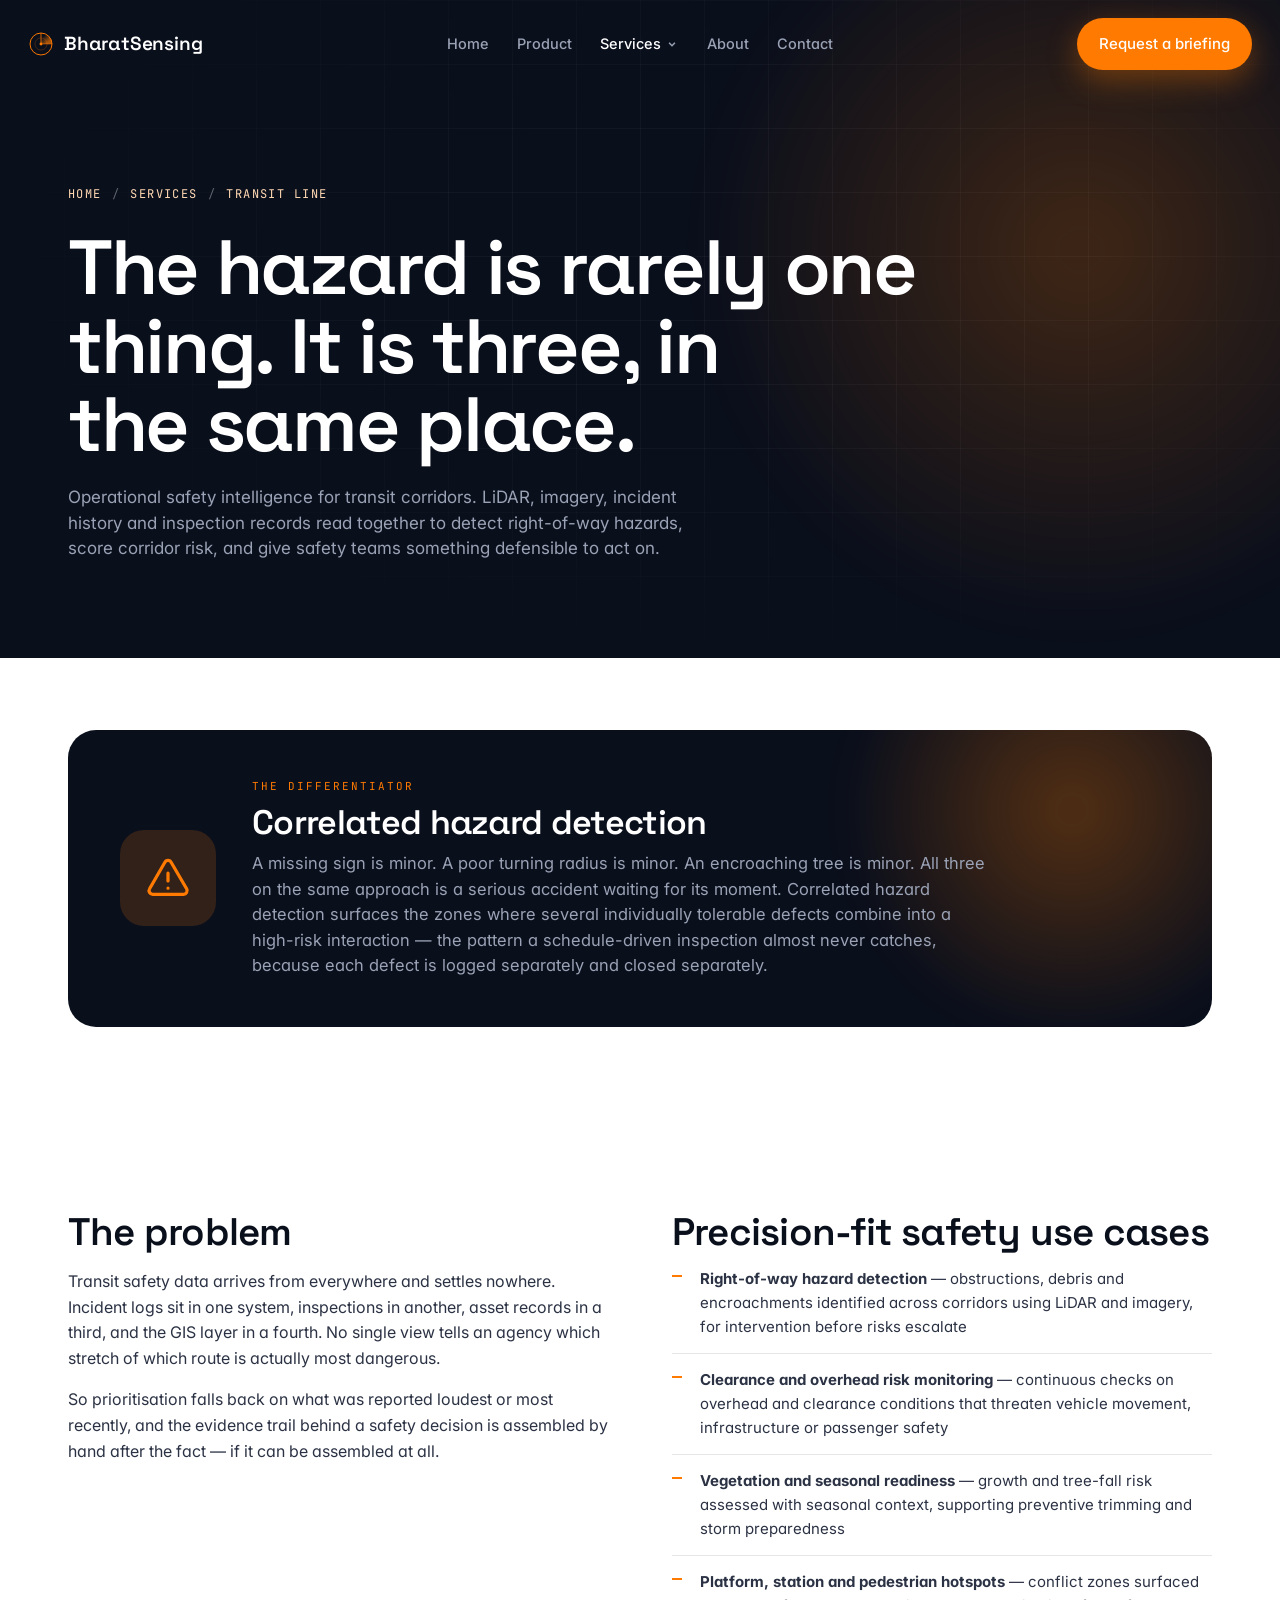
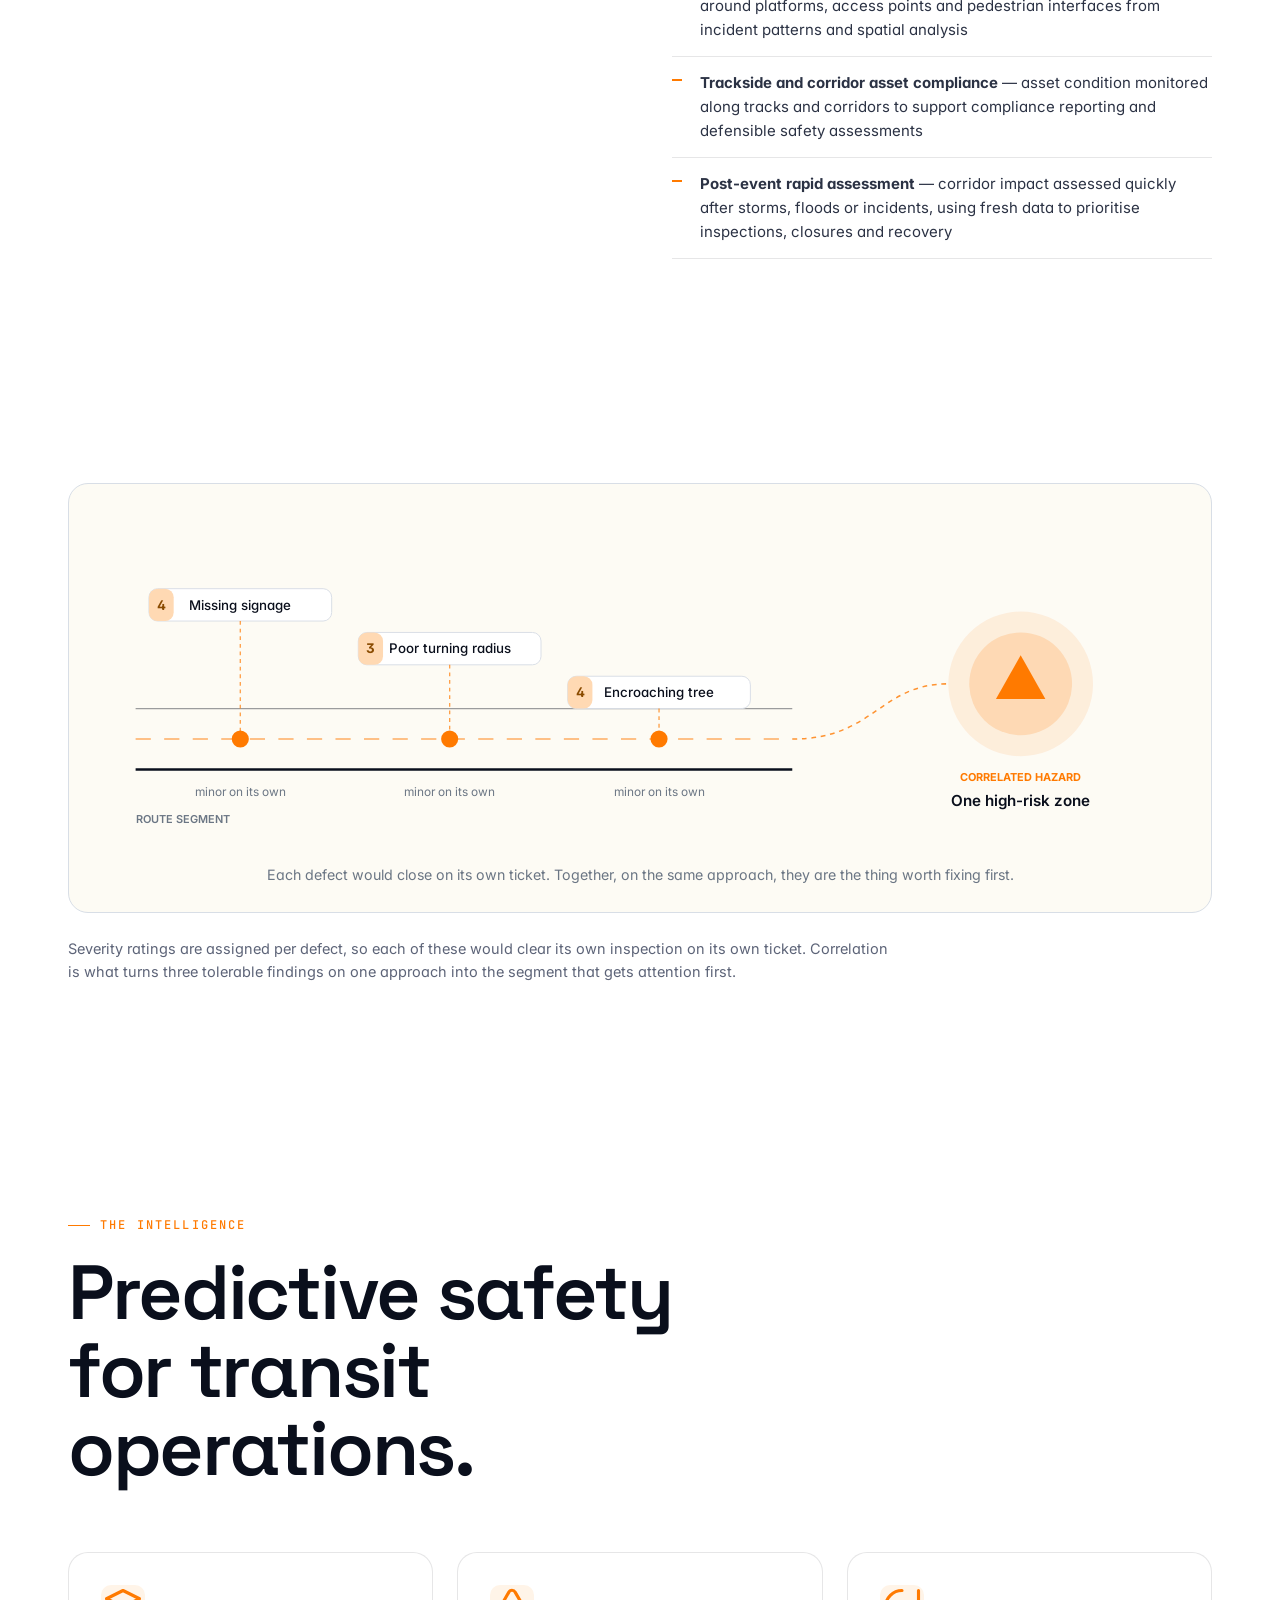
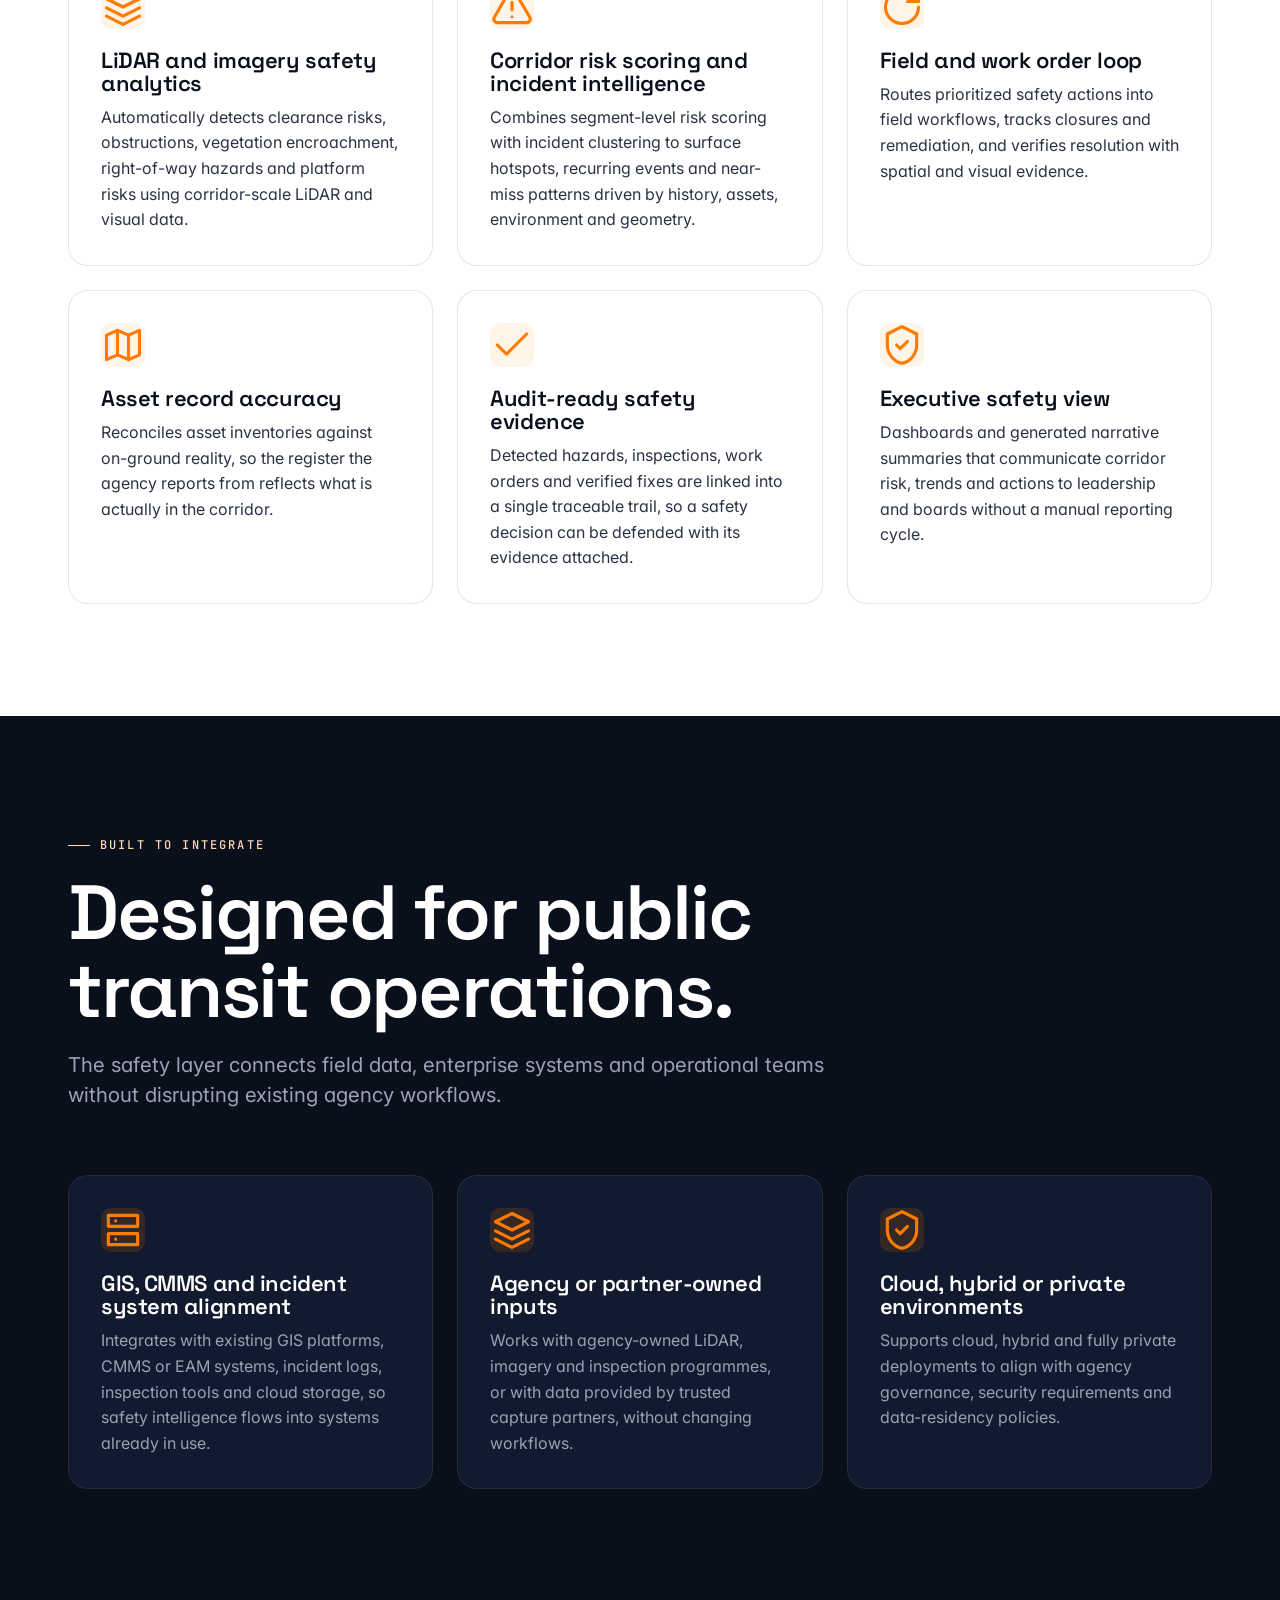
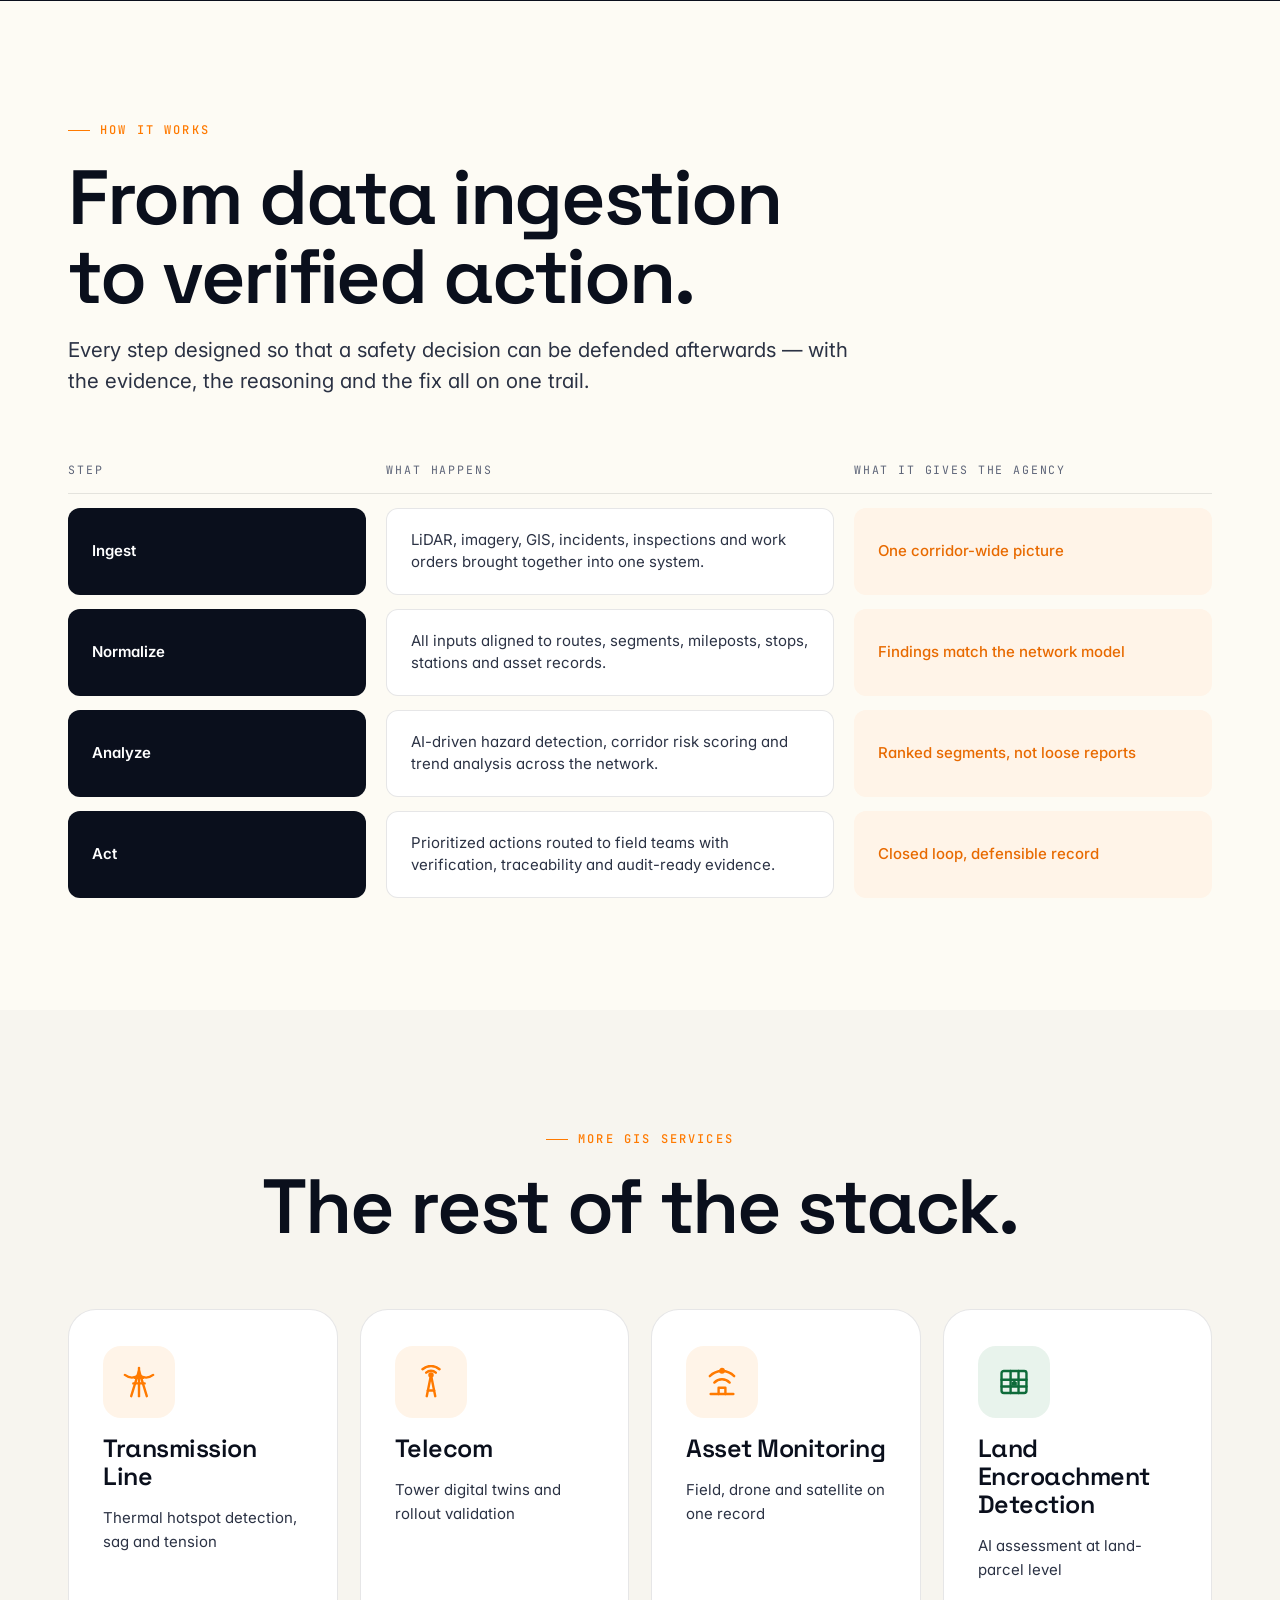
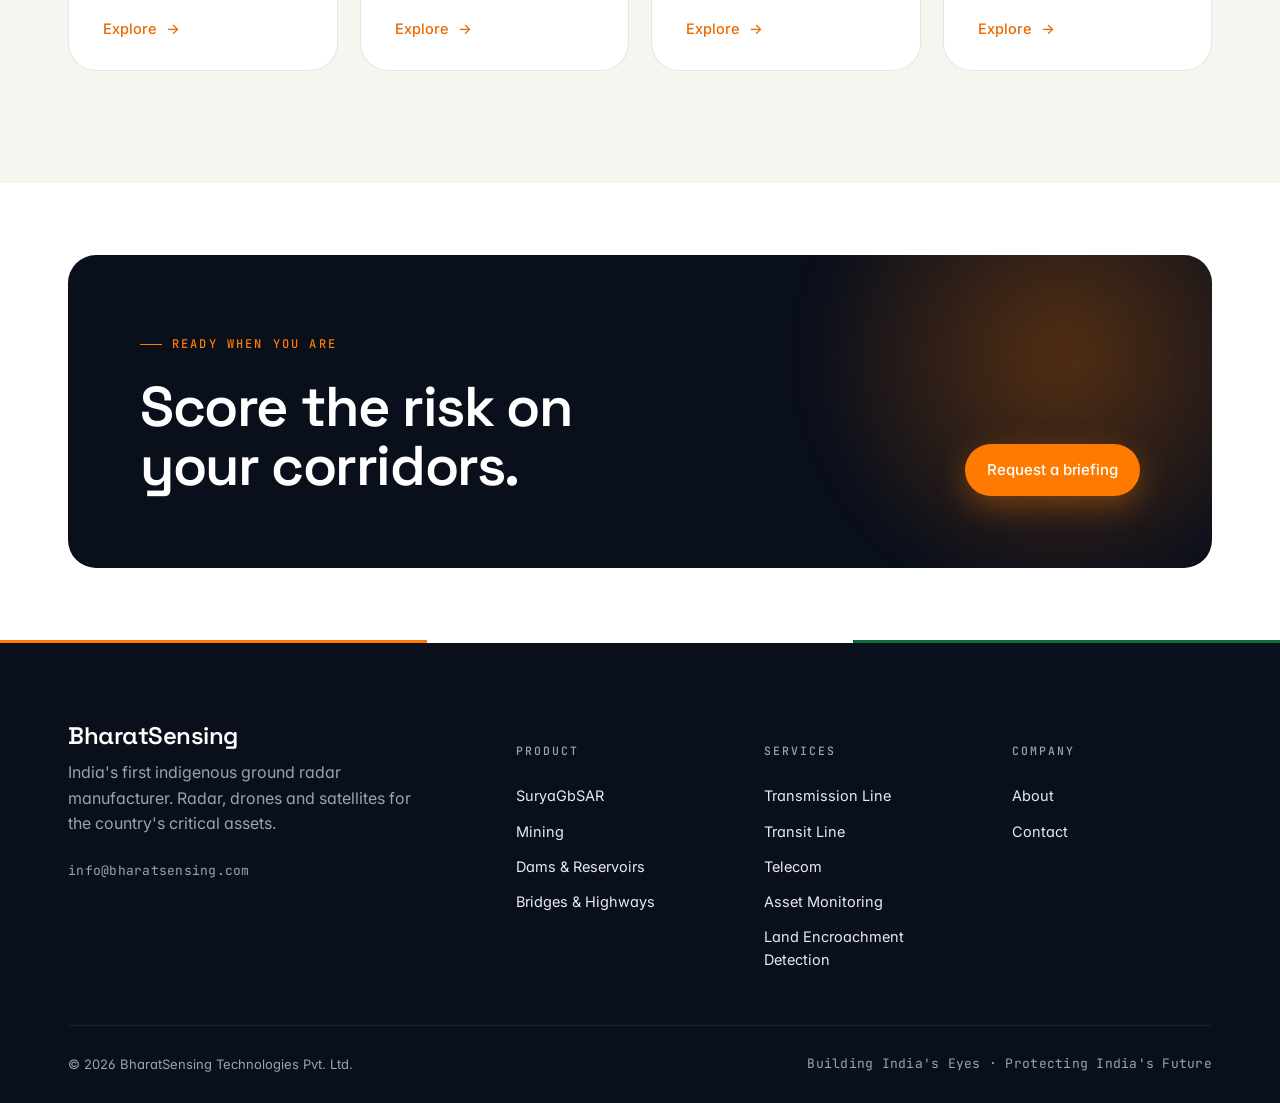
<file: transit.html>
<!doctype html>
<html lang="en">
<head>
<meta charset="utf-8" />
<meta name="viewport" content="width=device-width,initial-scale=1" />
<title>Transit Corridor Safety Intelligence | BharatSensing</title>
<meta name="description" content="Right-of-way hazard detection, clearance and overhead risk monitoring, and corridor risk scoring for bus, rail, depot and station networks, with audit-ready safety evidence." />
<link rel="canonical" href="https://bharatsensing.com/transit.html" />
<meta name="theme-color" content="#0A0F1C" />
<meta name="robots" content="index,follow,max-image-preview:large,max-snippet:-1" />

<!-- Favicons: real crawlable files. A data: URI favicon is never indexed by search engines. -->
<link rel="icon" href="favicon.ico" sizes="any" />
<link rel="icon" type="image/svg+xml" href="assets/icon.svg" />
<link rel="icon" type="image/png" sizes="32x32" href="assets/icon-32.png" />
<link rel="icon" type="image/png" sizes="48x48" href="assets/icon-48.png" />
<link rel="icon" type="image/png" sizes="192x192" href="assets/icon-192.png" />
<link rel="apple-touch-icon" sizes="180x180" href="assets/apple-touch-icon.png" />
<link rel="manifest" href="site.webmanifest" />

<!-- Open Graph / Twitter -->
<meta property="og:type" content="website" />
<meta property="og:site_name" content="BharatSensing" />
<meta property="og:title" content="Transit Corridor Safety Intelligence | BharatSensing" />
<meta property="og:description" content="Right-of-way hazard detection, clearance and overhead risk monitoring, and corridor risk scoring for bus, rail, depot and station networks, with audit-ready safety evidence." />
<meta property="og:url" content="https://bharatsensing.com/transit.html" />
<meta property="og:image" content="https://bharatsensing.com/assets/og-cover.png" />
<meta property="og:image:width" content="1200" />
<meta property="og:image:height" content="630" />
<meta property="og:locale" content="en_IN" />
<meta name="twitter:card" content="summary_large_image" />
<meta name="twitter:title" content="Transit Corridor Safety Intelligence | BharatSensing" />
<meta name="twitter:description" content="Right-of-way hazard detection, clearance and overhead risk monitoring, and corridor risk scoring for bus, rail, depot and station networks, with audit-ready safety evidence." />
<meta name="twitter:image" content="https://bharatsensing.com/assets/og-cover.png" />

<link rel="preconnect" href="https://fonts.googleapis.com">
<link rel="preconnect" href="https://fonts.gstatic.com" crossorigin>
<link rel="preconnect" href="https://api.fontshare.com" crossorigin>
<link href="https://fonts.googleapis.com/css2?family=Inter:wght@300;400;500;600;700&family=Space+Grotesk:wght@500;600;700&family=JetBrains+Mono:wght@400;500&display=swap" rel="stylesheet">
<link href="https://api.fontshare.com/v2/css?f[]=clash-display@500,600,700&display=swap" rel="stylesheet">
<link rel="stylesheet" href="styles.css" />

<script type="application/ld+json">
{
 "@context": "https://schema.org",
 "@type": "Organization",
 "@id": "https://bharatsensing.com/#organization",
 "name": "BharatSensing",
 "legalName": "BharatSensing Technologies Pvt. Ltd.",
 "url": "https://bharatsensing.com/",
 "logo": {
  "@type": "ImageObject",
  "url": "https://bharatsensing.com/assets/logo-512.png",
  "width": 512,
  "height": 512
 },
 "image": "https://bharatsensing.com/assets/og-cover.png",
 "description": "BharatSensing builds India's first indigenous ground-based synthetic aperture radar and delivers drone and satellite monitoring services for critical infrastructure and public assets.",
 "email": "info@bharatsensing.com",
 "foundingDate": "2024",
 "address": {
  "@type": "PostalAddress",
  "addressCountry": "IN"
 },
 "areaServed": {
  "@type": "Country",
  "name": "India"
 },
 "knowsAbout": [
  "Ground-based synthetic aperture radar",
  "Slope stability monitoring",
  "Structural health monitoring",
  "Drone survey",
  "Satellite imagery analysis",
  "Geospatial AI"
 ],
 "sameAs": [
  "https://www.linkedin.com/company/bharatsensing"
 ]
}
</script>
</head>
<body>

<header class="nav nav-dark">
 <div class="nav-inner">
 <a class="nav-logo" href="index.html" aria-label="BharatSensing home">
 <svg class="chakra" viewBox="0 0 64 64" fill="none" aria-hidden="true">
<defs><linearGradient id="bs-nav-sweep" x1="50%" y1="0%" x2="100%" y2="50%"><stop offset="0%" stop-color="#FF7A00" stop-opacity="0"/><stop offset="100%" stop-color="#FF7A00" stop-opacity="0.65"/></linearGradient></defs>
<circle cx="32" cy="32" r="27" stroke="#FF7A00" stroke-width="2.4"/>
<circle cx="32" cy="32" r="15" stroke="#FF7A00" stroke-width="1.2" stroke-opacity="0.45"/>
<path d="M32 32 L32 5 A27 27 0 0 1 59 32 Z" fill="url(#bs-nav-sweep)"/>
<line x1="32" y1="32" x2="32" y2="5" stroke="#FF7A00" stroke-width="2"/>
<line x1="32" y1="32" x2="59" y2="32" stroke="#FF7A00" stroke-width="2" stroke-opacity="0.55"/>
<circle cx="32" cy="32" r="3.6" fill="#FF7A00"/>
</svg>
 BharatSensing
 </a>
 <nav class="nav-menu" aria-label="Primary">
 <a href="index.html">Home</a>
 <a href="product.html">Product</a>

 <div class="has-sub">
 <a href="services.html" class="sub-trigger active">Services</a>
 <button class="sub-toggle" aria-expanded="false" aria-haspopup="true" aria-label="Open services menu"><svg class="chev" viewBox="0 0 12 12" fill="none" stroke="currentColor" stroke-width="1.8" aria-hidden="true"><path d="M2.5 4.5 6 8l3.5-3.5"/></svg></button>
 <div class="sub-menu" role="menu">
 <div class="sub-head">GIS services</div>
 <a href="transmission.html" role="menuitem"><span class="ic"><svg viewBox="0 0 24 24" fill="none" stroke="currentColor" stroke-width="1.7" stroke-linecap="round" stroke-linejoin="round"><path d="M12 2v20"/><path d="M6.5 22 12 4l5.5 18"/><path d="M8 13h8M9 9h6"/><path d="M2 7c3.4 2.6 6.6 2.6 10 0M22 7c-3.4 2.6-6.6 2.6-10 0"/></svg></span><span>Transmission Line<span class="desc">Thermal hotspot detection, sag and tension</span></span></a>
 <a href="transit.html" role="menuitem"><span class="ic"><svg viewBox="0 0 24 24" fill="none" stroke="currentColor" stroke-width="1.7" stroke-linecap="round" stroke-linejoin="round"><path d="M4 21 9 3M20 21 15 3"/><path d="M3.6 7.5h16.8M4.9 12.6h14.2M6.2 17.7h11.6"/></svg></span><span>Transit Line<span class="desc">Corridor and track-side asset intelligence</span></span></a>
 <a href="telecom.html" role="menuitem"><span class="ic"><svg viewBox="0 0 24 24" fill="none" stroke="currentColor" stroke-width="1.7" stroke-linecap="round" stroke-linejoin="round"><path d="M9 22 12 7l3 15"/><path d="M9.8 18h4.4"/><path d="M8.6 5.4a5 5 0 0 1 6.8 0M6 3a9 9 0 0 1 12 0"/><circle cx="12" cy="7" r="1.1"/></svg></span><span>Telecom<span class="desc">Tower digital twins and rollout validation</span></span></a>
 <a href="asset-monitoring.html" role="menuitem"><span class="ic"><svg viewBox="0 0 24 24" fill="none" stroke="currentColor" stroke-width="1.7" stroke-linecap="round" stroke-linejoin="round"><path d="M4 20.5h16"/><path d="M9.6 20.5v-4.4h4.8v4.4"/><path d="M6.6 12.4a7.5 7.5 0 0 1 10.8 0"/><path d="M3.4 7.9a12 12 0 0 1 17.2 0"/><circle cx="12" cy="4.1" r="1.25"/></svg></span><span>Asset Monitoring<span class="desc">Field, drone and satellite on one record</span></span></a>
 <a href="encroachment.html" role="menuitem"><span class="ic"><svg viewBox="0 0 24 24" fill="none" stroke="currentColor" stroke-width="1.7" stroke-linecap="round" stroke-linejoin="round"><rect x="3.2" y="4.2" width="17.6" height="15.6" rx="1.6"/><path d="M3.2 10.4h17.6M3.2 15.2h17.6M9.6 4.2v15.6M15.2 4.2v15.6"/><path d="M10.4 14.6v-2.4l1.8-1.3 1.8 1.3v2.4z" fill="currentColor" stroke="none"/></svg></span><span>Land Encroachment Detection<span class="desc">AI assessment at land-parcel level</span></span></a>
 <div class="sub-sep"></div>
 <a href="services.html" role="menuitem"><span>All GIS services<span class="desc">How the capability stack fits together</span></span></a>
 </div>
 </div>

 <a href="about.html">About</a>
 <a href="contact.html">Contact</a>
 </nav>
 <div class="nav-cta">
 <a href="contact.html" class="btn btn-primary">Request a briefing</a>
 <button class="nav-toggle" aria-label="Toggle menu" aria-expanded="false">
 <svg width="18" height="18" viewBox="0 0 24 24" fill="none" stroke="currentColor" stroke-width="2"><line x1="3" y1="7" x2="21" y2="7"/><line x1="3" y1="12" x2="21" y2="12"/><line x1="3" y1="17" x2="21" y2="17"/></svg>
 </button>
 </div>
 </div>
</header>

<section class="page-hero">
 <div class="hero-bg" aria-hidden="true"><div class="hero-grid"></div><div class="hero-glow"></div></div>
 <div class="container">
 <div class="breadcrumb"><a href="index.html">Home</a><span class="sep">/</span>
 <a href="services.html">Services</a><span class="sep">/</span><span>Transit Line</span></div>
 <h1 class="display-lg">The hazard is rarely one<br/>thing. It is three, in<br/>the same place.</h1>
 <p class="lede">Operational safety intelligence for transit corridors. LiDAR, imagery, incident history and inspection records read together to detect right-of-way hazards, score corridor risk, and give safety teams something defensible to act on.</p>
 
 </div>
</section>

<section class="section-tight">
 <div class="container">
 <div class="usp reveal">
 <div class="glow" aria-hidden="true"></div>
 <div class="mark"><svg viewBox="0 0 24 24" fill="none" stroke="currentColor" stroke-width="1.7" stroke-linecap="round" stroke-linejoin="round" aria-hidden="true"><path d="M10.3 3.9 2.4 17.6A1.9 1.9 0 0 0 4 20.5h16a1.9 1.9 0 0 0 1.7-2.9L13.7 3.9a1.9 1.9 0 0 0-3.4 0z"/><path d="M12 9.5v4M12 17.3h.01"/></svg></div>
 <div>
 <span class="tag">The differentiator</span>
 <h3>Correlated hazard detection</h3>
 <p>A missing sign is minor. A poor turning radius is minor. An encroaching tree is minor. All three on the same approach is a serious accident waiting for its moment. Correlated hazard detection surfaces the zones where several individually tolerable defects combine into a high-risk interaction — the pattern a schedule-driven inspection almost never catches, because each defect is logged separately and closed separately.</p>
 </div>
 </div>
 </div>
</section>

<section class="section">
 <div class="container">
 <div class="svc-split reveal">
 <div>
 <h3 class="display-sm">The problem</h3>
 <p class="mt-16" style="color:var(--fg-2)">Transit safety data arrives from everywhere and settles nowhere. Incident logs sit in one system, inspections in another, asset records in a third, and the GIS layer in a fourth. No single view tells an agency which stretch of which route is actually most dangerous.</p>
 <p class="mt-16" style="color:var(--fg-2)">So prioritisation falls back on what was reported loudest or most recently, and the evidence trail behind a safety decision is assembled by hand after the fact — if it can be assembled at all.</p>
 </div>
 <div>
 <h3 class="display-sm">Precision-fit safety use cases</h3>
 <ul class="cap-list mt-16" style="grid-template-columns:1fr">
 <li><strong>Right-of-way hazard detection</strong> — obstructions, debris and encroachments identified across corridors using LiDAR and imagery, for intervention before risks escalate</li>
 <li><strong>Clearance and overhead risk monitoring</strong> — continuous checks on overhead and clearance conditions that threaten vehicle movement, infrastructure or passenger safety</li>
 <li><strong>Vegetation and seasonal readiness</strong> — growth and tree-fall risk assessed with seasonal context, supporting preventive trimming and storm preparedness</li>
 <li><strong>Platform, station and pedestrian hotspots</strong> — conflict zones surfaced around platforms, access points and pedestrian interfaces from incident patterns and spatial analysis</li>
 <li><strong>Trackside and corridor asset compliance</strong> — asset condition monitored along tracks and corridors to support compliance reporting and defensible safety assessments</li>
 <li><strong>Post-event rapid assessment</strong> — corridor impact assessed quickly after storms, floods or incidents, using fresh data to prioritise inspections, closures and recovery</li>
 </ul>
 </div>
 </div>
 </div>
</section>

<section class="section">
 <div class="container">
 <div class="reveal"><svg viewBox="0 0 1200 450" aria-label="Three minor corridor hazards combining into one high-risk zone" style="width:100%;height:auto;border:1px solid #D8DEE6;border-radius:20px;background:#FDFBF4"><path d="M70 300 H760" stroke="#0A0F1C" stroke-width="2.4"/><path d="M70 236 H760" stroke="#0A0F1C" stroke-width="1.4" opacity="0.4"/><path d="M70 268 H760" stroke="#FF7A00" stroke-width="1.6" stroke-dasharray="16 14" opacity="0.6"/><text x="70" y="356" text-anchor="start" font-family="Inter,Arial,sans-serif" font-size="11.5" font-weight="600" fill="#6B7684">ROUTE SEGMENT</text><circle cx="180" cy="268" r="9" fill="#FF7A00"/><rect x="84" y="110" width="192" height="34" rx="9" fill="#FFFFFF" stroke="#D8DEE6"/><text x="180.0" y="132.04" text-anchor="middle" font-family="Inter,Arial,sans-serif" font-size="14" font-weight="500" fill="#0A0F1C">Missing signage</text><rect x="84" y="110" width="26" height="34" rx="9" fill="#FFD9B3"/><text x="97" y="132" text-anchor="middle" font-family="Inter,Arial,sans-serif" font-size="14" font-weight="700" fill="#8A4B00">4</text><path d="M180 144 V262" stroke="#FF7A00" stroke-width="1.4" stroke-dasharray="4 4" opacity="0.7"/><text x="180" y="328" text-anchor="middle" font-family="Inter,Arial,sans-serif" font-size="12.5" font-weight="400" fill="#6B7684">minor on its own</text><circle cx="400" cy="268" r="9" fill="#FF7A00"/><rect x="304" y="156" width="192" height="34" rx="9" fill="#FFFFFF" stroke="#D8DEE6"/><text x="400.0" y="178.04" text-anchor="middle" font-family="Inter,Arial,sans-serif" font-size="14" font-weight="500" fill="#0A0F1C">Poor turning radius</text><rect x="304" y="156" width="26" height="34" rx="9" fill="#FFD9B3"/><text x="317" y="178" text-anchor="middle" font-family="Inter,Arial,sans-serif" font-size="14" font-weight="700" fill="#8A4B00">3</text><path d="M400 190 V262" stroke="#FF7A00" stroke-width="1.4" stroke-dasharray="4 4" opacity="0.7"/><text x="400" y="328" text-anchor="middle" font-family="Inter,Arial,sans-serif" font-size="12.5" font-weight="400" fill="#6B7684">minor on its own</text><circle cx="620" cy="268" r="9" fill="#FF7A00"/><rect x="524" y="202" width="192" height="34" rx="9" fill="#FFFFFF" stroke="#D8DEE6"/><text x="620.0" y="224.04" text-anchor="middle" font-family="Inter,Arial,sans-serif" font-size="14" font-weight="500" fill="#0A0F1C">Encroaching tree</text><rect x="524" y="202" width="26" height="34" rx="9" fill="#FFD9B3"/><text x="537" y="224" text-anchor="middle" font-family="Inter,Arial,sans-serif" font-size="14" font-weight="700" fill="#8A4B00">4</text><path d="M620 236 V262" stroke="#FF7A00" stroke-width="1.4" stroke-dasharray="4 4" opacity="0.7"/><text x="620" y="328" text-anchor="middle" font-family="Inter,Arial,sans-serif" font-size="12.5" font-weight="400" fill="#6B7684">minor on its own</text><path d="M760 268 C846 268 852 210 924 210" stroke="#FF7A00" stroke-width="1.6" stroke-dasharray="5 5" fill="none" opacity="0.8"/><circle cx="1000" cy="210" r="76" fill="#FF7A00" opacity="0.10"/><circle cx="1000" cy="210" r="54" fill="#FF7A00" opacity="0.18"/><path d="M1000 180 l-26 46 h52 z" fill="#FF7A00"/><text x="1000" y="312" text-anchor="middle" font-family="Inter,Arial,sans-serif" font-size="11.5" font-weight="700" fill="#FF7A00">CORRELATED HAZARD</text><text x="1000" y="338" text-anchor="middle" font-family="Inter,Arial,sans-serif" font-size="16" font-weight="600" fill="#0A0F1C">One high-risk zone</text><text x="600" y="416" text-anchor="middle" font-family="Inter,Arial,sans-serif" font-size="15" font-weight="400" fill="#6B7684">Each defect would close on its own ticket. Together, on the same approach, they are the thing worth fixing first.</text></svg></div>
 <p class="mt-24 reveal" style="font-size:14.5px;color:var(--fg-muted);max-width:92ch">Severity ratings are assigned per defect, so each of these would clear its own inspection on its own ticket. Correlation is what turns three tolerable findings on one approach into the segment that gets attention first.</p>
 </div>
</section>



<section class="section">
 <div class="container">
 <div class="section-header reveal">
 <span class="eyebrow">The intelligence</span>
 <h2 class="display-lg">Predictive safety<br/>for transit operations.</h2>
 </div> <div class="grid grid-3 reveal">
 <article class="card">
 <div class="card-icon"><svg viewBox="0 0 24 24" fill="none" stroke="currentColor" stroke-width="1.7" stroke-linecap="round" stroke-linejoin="round" aria-hidden="true"><path d="M12 3 3 7.5l9 4.5 9-4.5z"/><path d="m3 12.5 9 4.5 9-4.5"/><path d="m3 17 9 4.5 9-4.5"/></svg></div>
 <h3>LiDAR and imagery safety analytics</h3>
 <p>Automatically detects clearance risks, obstructions, vegetation encroachment, right-of-way hazards and platform risks using corridor-scale LiDAR and visual data.</p>
 </article>
 <article class="card">
 <div class="card-icon"><svg viewBox="0 0 24 24" fill="none" stroke="currentColor" stroke-width="1.7" stroke-linecap="round" stroke-linejoin="round" aria-hidden="true"><path d="M10.3 3.9 2.4 17.6A1.9 1.9 0 0 0 4 20.5h16a1.9 1.9 0 0 0 1.7-2.9L13.7 3.9a1.9 1.9 0 0 0-3.4 0z"/><path d="M12 9.5v4M12 17.3h.01"/></svg></div>
 <h3>Corridor risk scoring and incident intelligence</h3>
 <p>Combines segment-level risk scoring with incident clustering to surface hotspots, recurring events and near-miss patterns driven by history, assets, environment and geometry.</p>
 </article>
 <article class="card">
 <div class="card-icon"><svg viewBox="0 0 24 24" fill="none" stroke="currentColor" stroke-width="1.7" stroke-linecap="round" stroke-linejoin="round" aria-hidden="true"><path d="M21 12a9 9 0 1 1-9-9"/><path d="M21 3v6h-6"/></svg></div>
 <h3>Field and work order loop</h3>
 <p>Routes prioritized safety actions into field workflows, tracks closures and remediation, and verifies resolution with spatial and visual evidence.</p>
 </article>
 <article class="card">
 <div class="card-icon"><svg viewBox="0 0 24 24" fill="none" stroke="currentColor" stroke-width="1.7" stroke-linecap="round" stroke-linejoin="round" aria-hidden="true"><path d="M3 6.6 9 4l6 2.6L21 4v13.4L15 20l-6-2.6L3 20z"/><path d="M9 4v13.4M15 6.6V20"/></svg></div>
 <h3>Asset record accuracy</h3>
 <p>Reconciles asset inventories against on-ground reality, so the register the agency reports from reflects what is actually in the corridor.</p>
 </article>
 <article class="card">
 <div class="card-icon"><svg viewBox="0 0 24 24" fill="none" stroke="currentColor" stroke-width="1.7" stroke-linecap="round" stroke-linejoin="round" aria-hidden="true"><path d="M20 6 9 17l-5-5"/></svg></div>
 <h3>Audit-ready safety evidence</h3>
 <p>Detected hazards, inspections, work orders and verified fixes are linked into a single traceable trail, so a safety decision can be defended with its evidence attached.</p>
 </article>
 <article class="card">
 <div class="card-icon"><svg viewBox="0 0 24 24" fill="none" stroke="currentColor" stroke-width="1.7" stroke-linecap="round" stroke-linejoin="round" aria-hidden="true"><path d="M12 2 4 6v6c0 5 3.5 9 8 10 4.5-1 8-5 8-10V6z"/><path d="m9 12 2 2 4-4"/></svg></div>
 <h3>Executive safety view</h3>
 <p>Dashboards and generated narrative summaries that communicate corridor risk, trends and actions to leadership and boards without a manual reporting cycle.</p>
 </article>
 </div>
 </div>
</section>

<section class="section section-dark">
 <div class="container">
 <div class="section-header reveal">
 <span class="eyebrow">Built to integrate</span>
 <h2 class="display-lg">Designed for public<br/>transit operations.</h2>
 <p class="lede">The safety layer connects field data, enterprise systems and operational teams without disrupting existing agency workflows.</p>
 </div> <div class="grid grid-3 reveal">
 <article class="card card-dark">
 <div class="card-icon"><svg viewBox="0 0 24 24" fill="none" stroke="currentColor" stroke-width="1.7" stroke-linecap="round" stroke-linejoin="round" aria-hidden="true"><path d="M4 4h16v6H4zM4 14h16v6H4z"/><path d="M8 7h.01M8 17h.01"/></svg></div>
 <h3>GIS, CMMS and incident system alignment</h3>
 <p>Integrates with existing GIS platforms, CMMS or EAM systems, incident logs, inspection tools and cloud storage, so safety intelligence flows into systems already in use.</p>
 </article>
 <article class="card card-dark">
 <div class="card-icon"><svg viewBox="0 0 24 24" fill="none" stroke="currentColor" stroke-width="1.7" stroke-linecap="round" stroke-linejoin="round" aria-hidden="true"><path d="M12 3 3 7.5l9 4.5 9-4.5z"/><path d="m3 12.5 9 4.5 9-4.5"/><path d="m3 17 9 4.5 9-4.5"/></svg></div>
 <h3>Agency or partner-owned inputs</h3>
 <p>Works with agency-owned LiDAR, imagery and inspection programmes, or with data provided by trusted capture partners, without changing workflows.</p>
 </article>
 <article class="card card-dark">
 <div class="card-icon"><svg viewBox="0 0 24 24" fill="none" stroke="currentColor" stroke-width="1.7" stroke-linecap="round" stroke-linejoin="round" aria-hidden="true"><path d="M12 2 4 6v6c0 5 3.5 9 8 10 4.5-1 8-5 8-10V6z"/><path d="m9 12 2 2 4-4"/></svg></div>
 <h3>Cloud, hybrid or private environments</h3>
 <p>Supports cloud, hybrid and fully private deployments to align with agency governance, security requirements and data-residency policies.</p>
 </article>
 </div>
 </div>
</section>

<section class="section section-cream">
 <div class="container">
 <div class="section-header reveal">
 <span class="eyebrow">How it works</span>
 <h2 class="display-lg">From data ingestion<br/>to verified action.</h2>
 <p class="lede">Every step designed so that a safety decision can be defended afterwards — with the evidence, the reasoning and the fix all on one trail.</p>
 </div> <div class="flow">
 <div class="flow-head"><span>Step</span><span>What happens</span><span>What it gives the agency</span></div>
 <div class="flow-row reveal">
 <div class="k">Ingest</div>
 <div class="v">LiDAR, imagery, GIS, incidents, inspections and work orders brought together into one system.</div>
 <div class="o">One corridor-wide picture</div>
 </div>
 <div class="flow-row reveal">
 <div class="k">Normalize</div>
 <div class="v">All inputs aligned to routes, segments, mileposts, stops, stations and asset records.</div>
 <div class="o">Findings match the network model</div>
 </div>
 <div class="flow-row reveal">
 <div class="k">Analyze</div>
 <div class="v">AI-driven hazard detection, corridor risk scoring and trend analysis across the network.</div>
 <div class="o">Ranked segments, not loose reports</div>
 </div>
 <div class="flow-row reveal">
 <div class="k">Act</div>
 <div class="v">Prioritized actions routed to field teams with verification, traceability and audit-ready evidence.</div>
 <div class="o">Closed loop, defensible record</div>
 </div>
 </div>
 </div>
</section>

<section class="section section-bone">
 <div class="container">
 <div class="section-header centered reveal">
 <span class="eyebrow">More GIS services</span>
 <h2 class="display-lg">The rest of the stack.</h2>
 </div>
 <div class="entry-grid reveal" style="grid-template-columns:repeat(4,1fr)">
 <a href="transmission.html" class="entry-card">
 <div class="entry-icon"><svg viewBox="0 0 24 24" fill="none" stroke="currentColor" stroke-width="1.7" stroke-linecap="round" stroke-linejoin="round" aria-hidden="true"><path d="M12 2v20"/><path d="M6.5 22 12 4l5.5 18"/><path d="M8 13h8M9 9h6"/><path d="M2 7c3.4 2.6 6.6 2.6 10 0M22 7c-3.4 2.6-6.6 2.6-10 0"/></svg></div>
 <h3>Transmission Line</h3>
 <p>Thermal hotspot detection, sag and tension</p>
 <span class="go">Explore</span>
 </a>
 <a href="telecom.html" class="entry-card">
 <div class="entry-icon"><svg viewBox="0 0 24 24" fill="none" stroke="currentColor" stroke-width="1.7" stroke-linecap="round" stroke-linejoin="round" aria-hidden="true"><path d="M9 22 12 7l3 15"/><path d="M9.8 18h4.4"/><path d="M8.6 5.4a5 5 0 0 1 6.8 0M6 3a9 9 0 0 1 12 0"/><circle cx="12" cy="7" r="1.1"/></svg></div>
 <h3>Telecom</h3>
 <p>Tower digital twins and rollout validation</p>
 <span class="go">Explore</span>
 </a>
 <a href="asset-monitoring.html" class="entry-card">
 <div class="entry-icon"><svg viewBox="0 0 24 24" fill="none" stroke="currentColor" stroke-width="1.7" stroke-linecap="round" stroke-linejoin="round" aria-hidden="true"><path d="M4 20.5h16"/><path d="M9.6 20.5v-4.4h4.8v4.4"/><path d="M6.6 12.4a7.5 7.5 0 0 1 10.8 0"/><path d="M3.4 7.9a12 12 0 0 1 17.2 0"/><circle cx="12" cy="4.1" r="1.25"/></svg></div>
 <h3>Asset Monitoring</h3>
 <p>Field, drone and satellite on one record</p>
 <span class="go">Explore</span>
 </a>
 <a href="encroachment.html" class="entry-card">
 <div class="entry-icon green"><svg viewBox="0 0 24 24" fill="none" stroke="currentColor" stroke-width="1.7" stroke-linecap="round" stroke-linejoin="round" aria-hidden="true"><rect x="3.2" y="4.2" width="17.6" height="15.6" rx="1.6"/><path d="M3.2 10.4h17.6M3.2 15.2h17.6M9.6 4.2v15.6M15.2 4.2v15.6"/><path d="M10.4 14.6v-2.4l1.8-1.3 1.8 1.3v2.4z" fill="currentColor" stroke="none"/></svg></div>
 <h3>Land Encroachment Detection</h3>
 <p>AI assessment at land-parcel level</p>
 <span class="go">Explore</span>
 </a>
 </div>
 </div>
</section>
<section class="section-tight">
 <div class="container">
 <div class="cta-band reveal">
 <div class="glow" aria-hidden="true"></div>
 <div class="row">
 <div>
 <span class="eyebrow">Ready when you are</span>
 <h2 class="display-md mt-24">Score the risk on<br/>your corridors.</h2>
 </div>
 <div class="actions"><a href="contact.html" class="btn btn-primary">Request a briefing</a></div>
 </div>
 </div>
 </div>
</section>
<div class="tricolor"><span></span><span></span><span></span></div>
<footer>
 <div class="container">
 <div class="footer-grid">
 <div class="footer-brand">
 <h3>BharatSensing</h3>
 <p>India's first indigenous ground radar manufacturer. Radar, drones and satellites for the country's critical assets.</p>
 <p class="mono small mt-24" style="color:var(--fg-on-dark-muted)">info@bharatsensing.com</p>
 </div>
 <div class="footer-col">
 <h5>Product</h5>
 <a href="product.html">SuryaGbSAR</a>
 <a href="mining.html">Mining</a>
 <a href="dams.html">Dams &amp; Reservoirs</a>
 <a href="bridges.html">Bridges &amp; Highways</a>
 </div>
 <div class="footer-col">
 <h5>Services</h5>
 <a href="transmission.html">Transmission Line</a>
 <a href="transit.html">Transit Line</a>
 <a href="telecom.html">Telecom</a>
 <a href="asset-monitoring.html">Asset Monitoring</a>
 <a href="encroachment.html">Land Encroachment Detection</a>
 </div>
 <div class="footer-col">
 <h5>Company</h5>
 <a href="about.html">About</a>
 <a href="contact.html">Contact</a>
 </div>
 </div>
 <div class="footer-bottom">
 <span>&copy; <span id="year">2026</span> BharatSensing Technologies Pvt. Ltd.</span>
 <span class="mono">Building India's Eyes &middot; Protecting India's Future</span>
 </div>
 </div>
</footer>

<script src="app.js"></script>
</body>
</html>
</file>
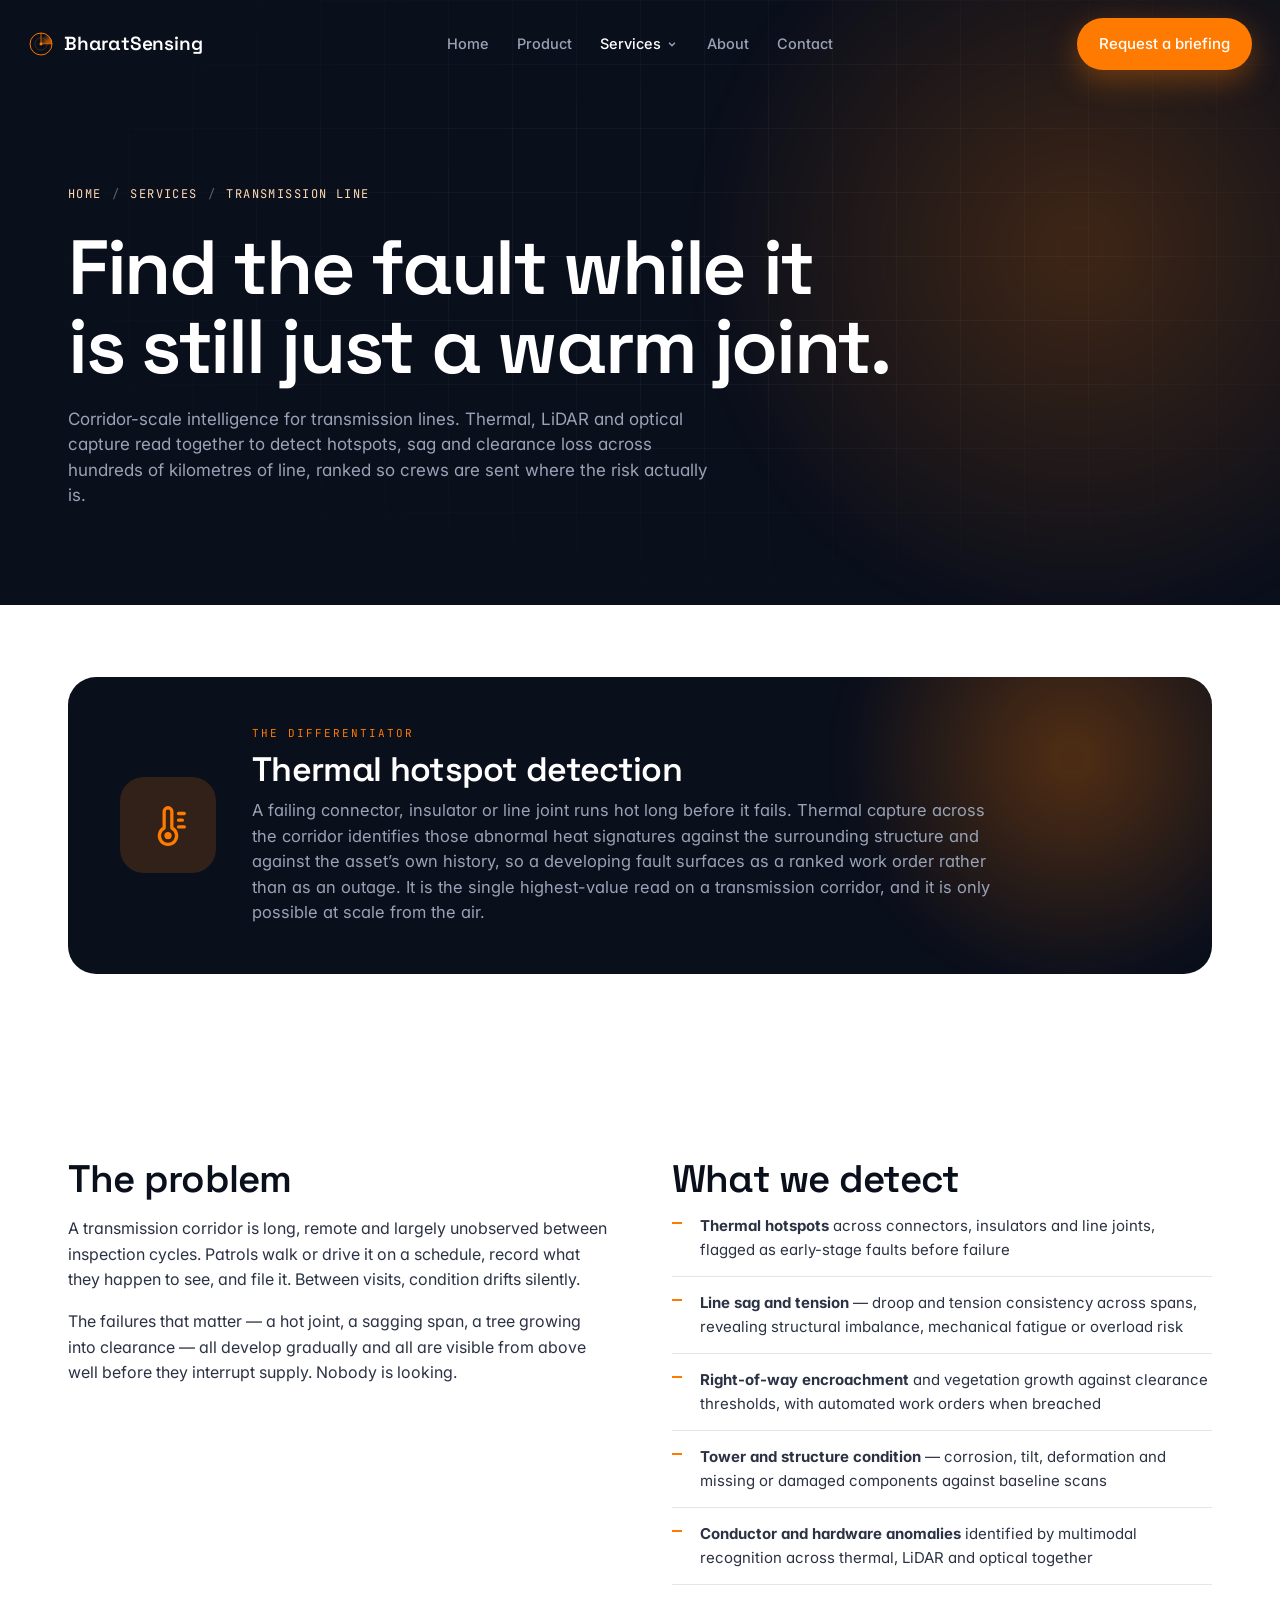
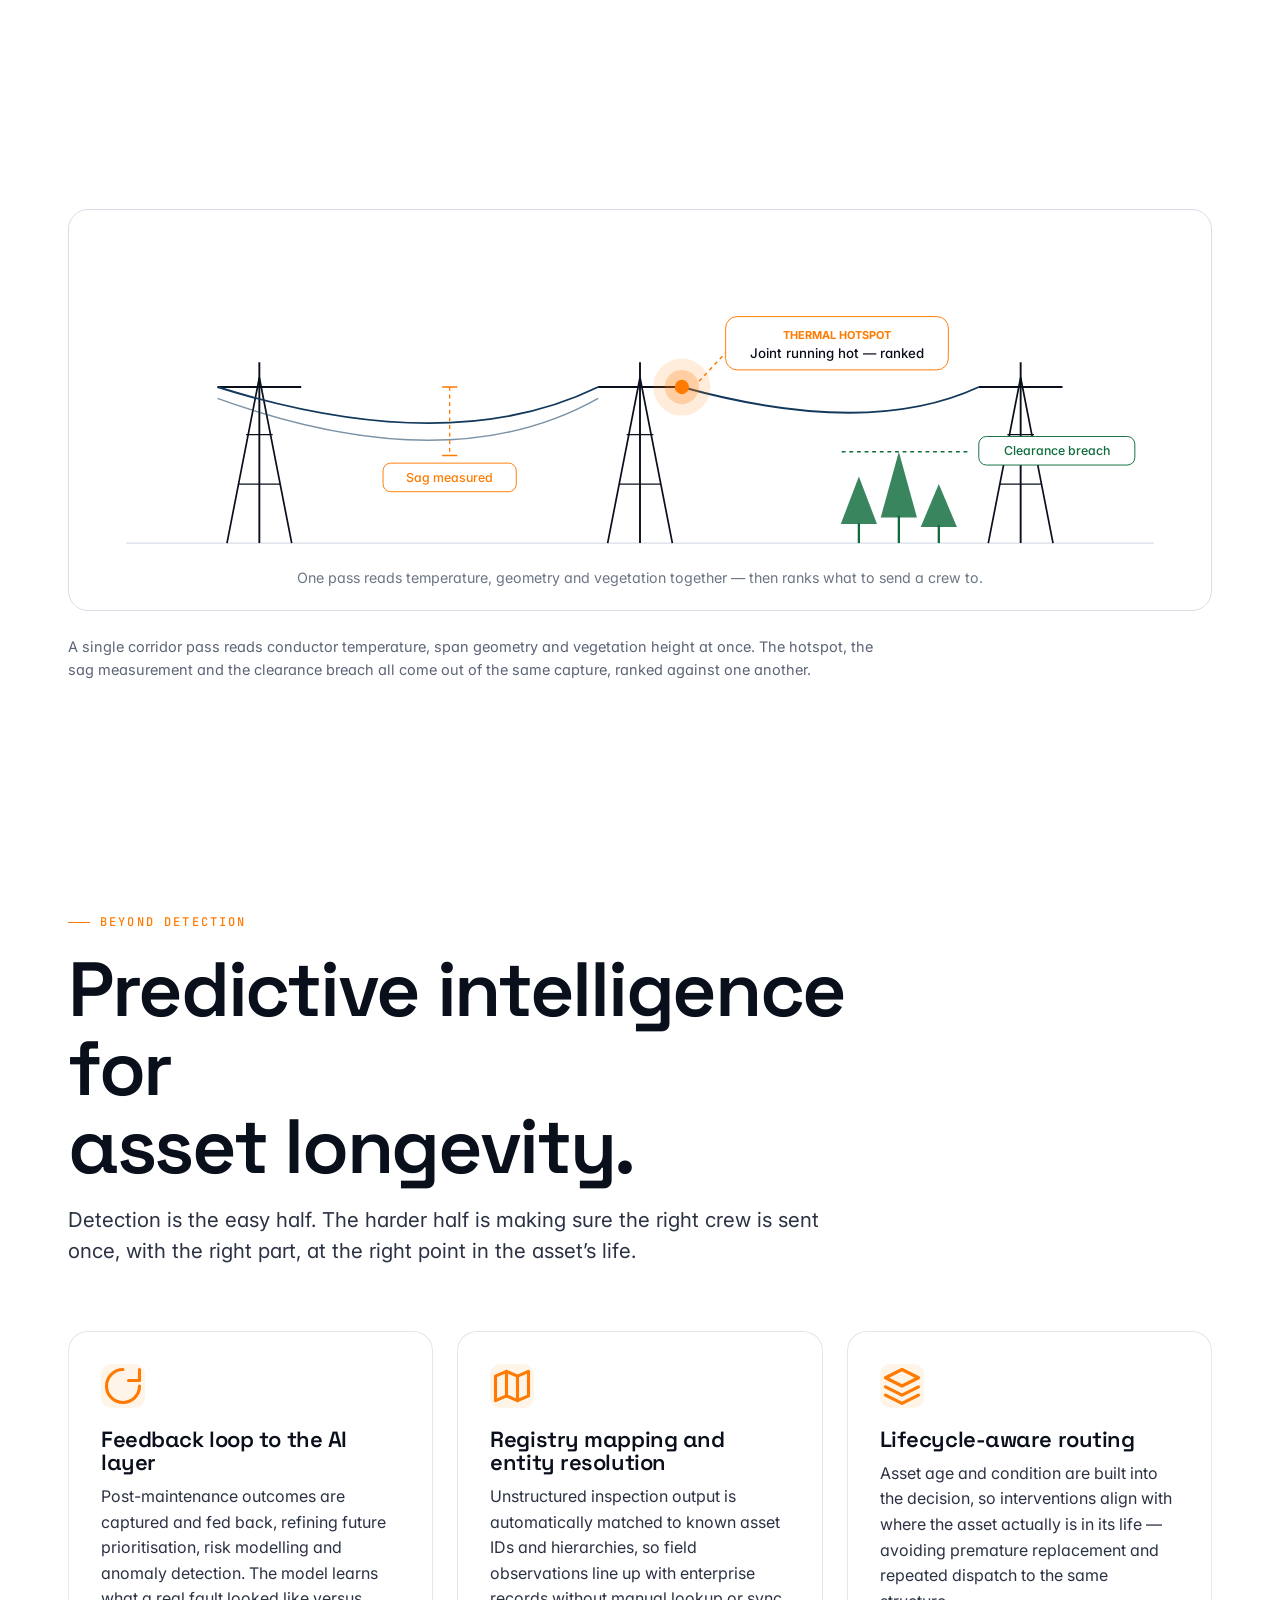
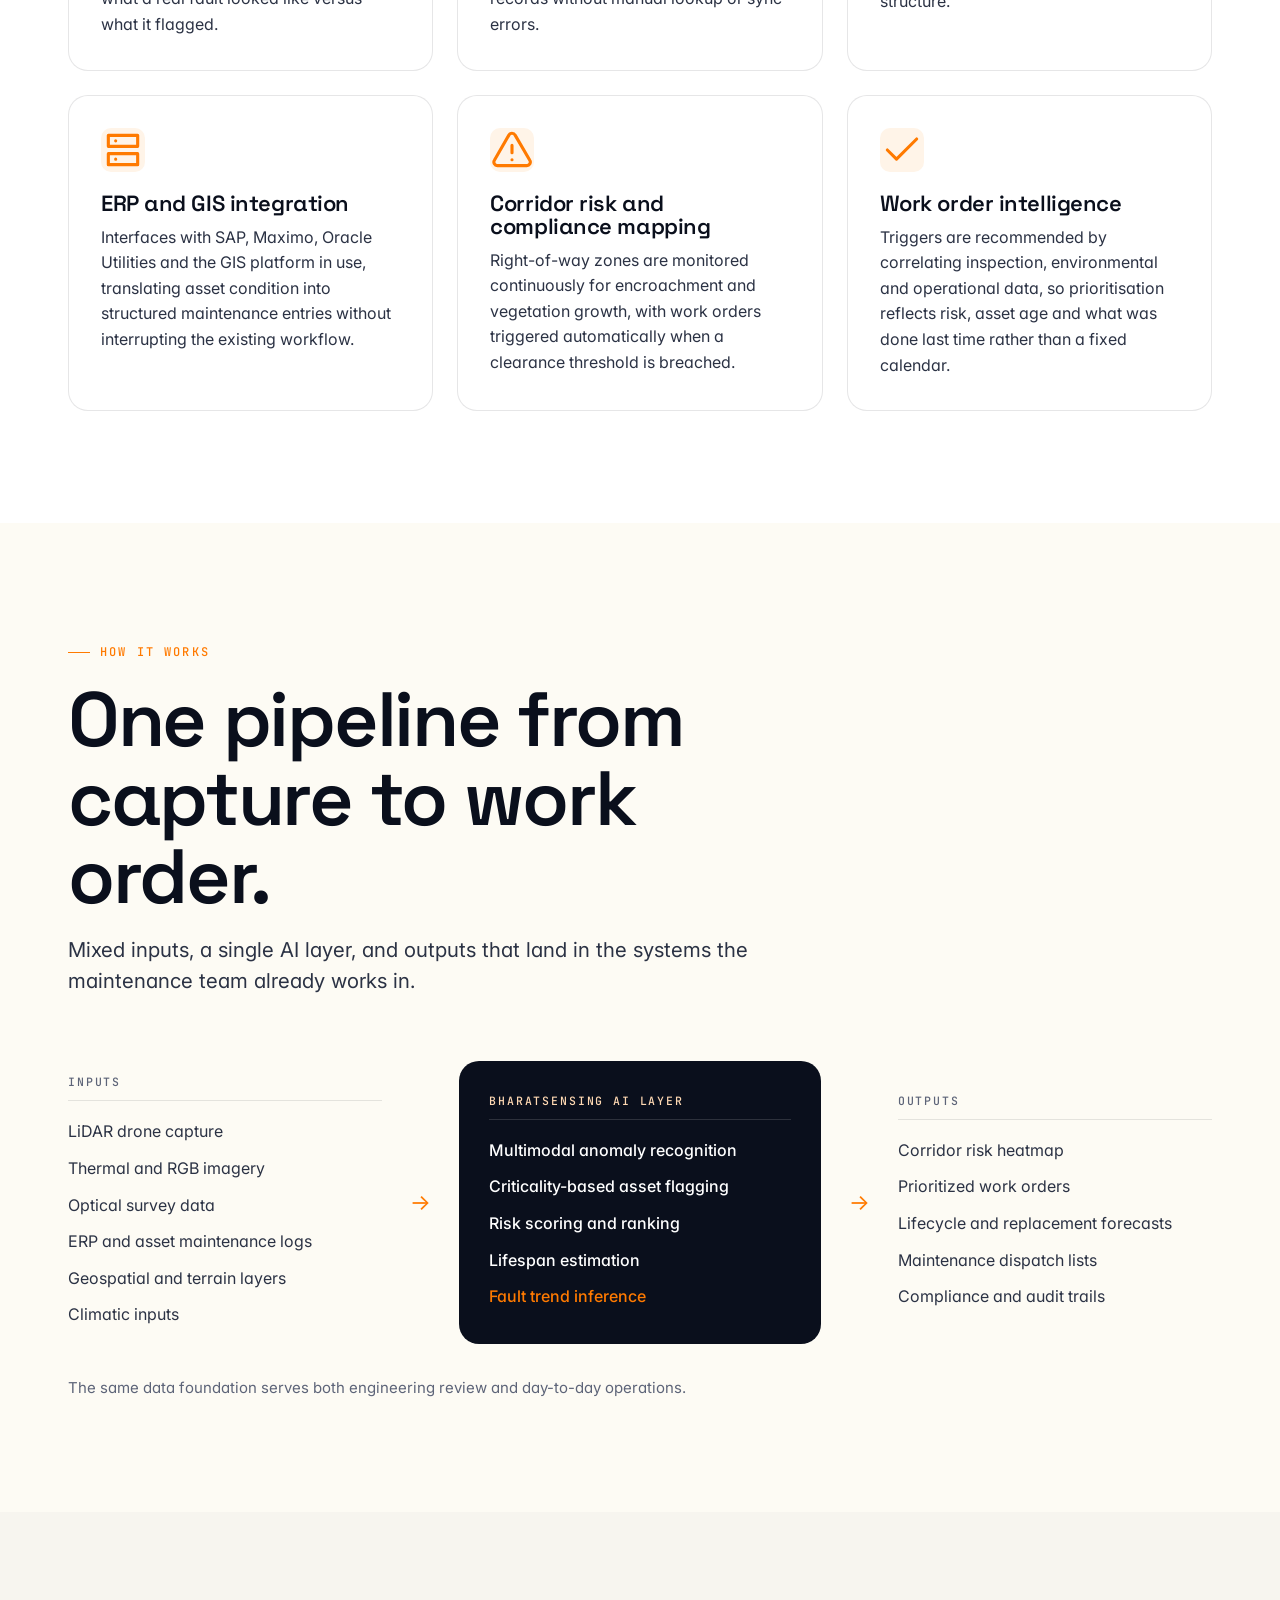
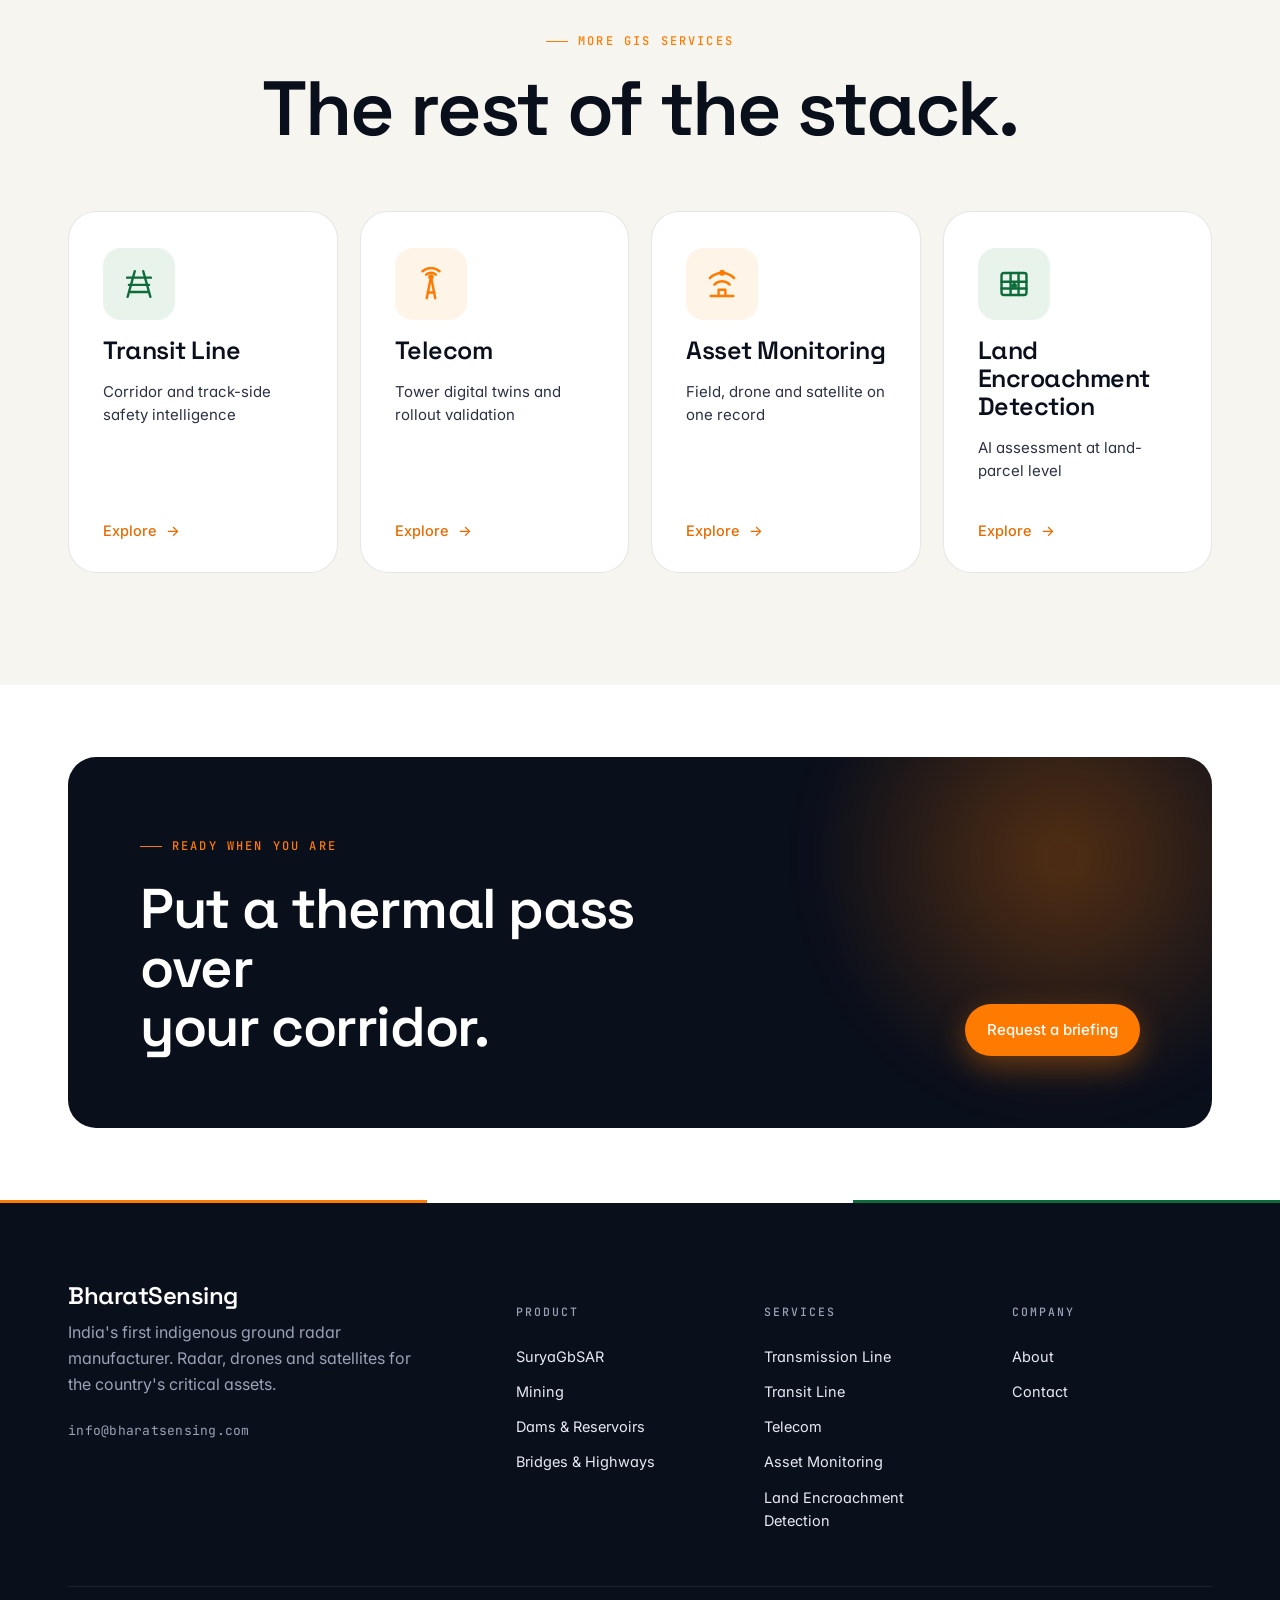
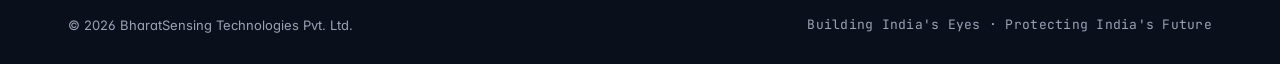
<file: transmission.html>
<!doctype html>
<html lang="en">
<head>
<meta charset="utf-8" />
<meta name="viewport" content="width=device-width,initial-scale=1" />
<title>Transmission Line Monitoring — Thermal Hotspot Detection | BharatSensing</title>
<meta name="description" content="Corridor-scale monitoring for transmission lines: thermal hotspot detection across connectors, insulators and joints, line sag and tension analysis, vegetation encroachment and tower condition." />
<link rel="canonical" href="https://bharatsensing.com/transmission.html" />
<meta name="theme-color" content="#0A0F1C" />
<meta name="robots" content="index,follow,max-image-preview:large,max-snippet:-1" />

<!-- Favicons: real crawlable files. A data: URI favicon is never indexed by search engines. -->
<link rel="icon" href="favicon.ico" sizes="any" />
<link rel="icon" type="image/svg+xml" href="assets/icon.svg" />
<link rel="icon" type="image/png" sizes="32x32" href="assets/icon-32.png" />
<link rel="icon" type="image/png" sizes="48x48" href="assets/icon-48.png" />
<link rel="icon" type="image/png" sizes="192x192" href="assets/icon-192.png" />
<link rel="apple-touch-icon" sizes="180x180" href="assets/apple-touch-icon.png" />
<link rel="manifest" href="site.webmanifest" />

<!-- Open Graph / Twitter -->
<meta property="og:type" content="website" />
<meta property="og:site_name" content="BharatSensing" />
<meta property="og:title" content="Transmission Line Monitoring — Thermal Hotspot Detection | BharatSensing" />
<meta property="og:description" content="Corridor-scale monitoring for transmission lines: thermal hotspot detection across connectors, insulators and joints, line sag and tension analysis, vegetation encroachment and tower condition." />
<meta property="og:url" content="https://bharatsensing.com/transmission.html" />
<meta property="og:image" content="https://bharatsensing.com/assets/og-cover.png" />
<meta property="og:image:width" content="1200" />
<meta property="og:image:height" content="630" />
<meta property="og:locale" content="en_IN" />
<meta name="twitter:card" content="summary_large_image" />
<meta name="twitter:title" content="Transmission Line Monitoring — Thermal Hotspot Detection | BharatSensing" />
<meta name="twitter:description" content="Corridor-scale monitoring for transmission lines: thermal hotspot detection across connectors, insulators and joints, line sag and tension analysis, vegetation encroachment and tower condition." />
<meta name="twitter:image" content="https://bharatsensing.com/assets/og-cover.png" />

<link rel="preconnect" href="https://fonts.googleapis.com">
<link rel="preconnect" href="https://fonts.gstatic.com" crossorigin>
<link rel="preconnect" href="https://api.fontshare.com" crossorigin>
<link href="https://fonts.googleapis.com/css2?family=Inter:wght@300;400;500;600;700&family=Space+Grotesk:wght@500;600;700&family=JetBrains+Mono:wght@400;500&display=swap" rel="stylesheet">
<link href="https://api.fontshare.com/v2/css?f[]=clash-display@500,600,700&display=swap" rel="stylesheet">
<link rel="stylesheet" href="styles.css" />

<script type="application/ld+json">
{
 "@context": "https://schema.org",
 "@type": "Organization",
 "@id": "https://bharatsensing.com/#organization",
 "name": "BharatSensing",
 "legalName": "BharatSensing Technologies Pvt. Ltd.",
 "url": "https://bharatsensing.com/",
 "logo": {
  "@type": "ImageObject",
  "url": "https://bharatsensing.com/assets/logo-512.png",
  "width": 512,
  "height": 512
 },
 "image": "https://bharatsensing.com/assets/og-cover.png",
 "description": "BharatSensing builds India's first indigenous ground-based synthetic aperture radar and delivers drone and satellite monitoring services for critical infrastructure and public assets.",
 "email": "info@bharatsensing.com",
 "foundingDate": "2024",
 "address": {
  "@type": "PostalAddress",
  "addressCountry": "IN"
 },
 "areaServed": {
  "@type": "Country",
  "name": "India"
 },
 "knowsAbout": [
  "Ground-based synthetic aperture radar",
  "Slope stability monitoring",
  "Structural health monitoring",
  "Drone survey",
  "Satellite imagery analysis",
  "Geospatial AI"
 ],
 "sameAs": [
  "https://www.linkedin.com/company/bharatsensing"
 ]
}
</script>
</head>
<body>

<header class="nav nav-dark">
 <div class="nav-inner">
 <a class="nav-logo" href="index.html" aria-label="BharatSensing home">
 <svg class="chakra" viewBox="0 0 64 64" fill="none" aria-hidden="true">
<defs><linearGradient id="bs-nav-sweep" x1="50%" y1="0%" x2="100%" y2="50%"><stop offset="0%" stop-color="#FF7A00" stop-opacity="0"/><stop offset="100%" stop-color="#FF7A00" stop-opacity="0.65"/></linearGradient></defs>
<circle cx="32" cy="32" r="27" stroke="#FF7A00" stroke-width="2.4"/>
<circle cx="32" cy="32" r="15" stroke="#FF7A00" stroke-width="1.2" stroke-opacity="0.45"/>
<path d="M32 32 L32 5 A27 27 0 0 1 59 32 Z" fill="url(#bs-nav-sweep)"/>
<line x1="32" y1="32" x2="32" y2="5" stroke="#FF7A00" stroke-width="2"/>
<line x1="32" y1="32" x2="59" y2="32" stroke="#FF7A00" stroke-width="2" stroke-opacity="0.55"/>
<circle cx="32" cy="32" r="3.6" fill="#FF7A00"/>
</svg>
 BharatSensing
 </a>
 <nav class="nav-menu" aria-label="Primary">
 <a href="index.html">Home</a>
 <a href="product.html">Product</a>

 <div class="has-sub">
 <a href="services.html" class="sub-trigger active">Services</a>
 <button class="sub-toggle" aria-expanded="false" aria-haspopup="true" aria-label="Open services menu"><svg class="chev" viewBox="0 0 12 12" fill="none" stroke="currentColor" stroke-width="1.8" aria-hidden="true"><path d="M2.5 4.5 6 8l3.5-3.5"/></svg></button>
 <div class="sub-menu" role="menu">
 <div class="sub-head">GIS services</div>
 <a href="transmission.html" role="menuitem"><span class="ic"><svg viewBox="0 0 24 24" fill="none" stroke="currentColor" stroke-width="1.7" stroke-linecap="round" stroke-linejoin="round"><path d="M12 2v20"/><path d="M6.5 22 12 4l5.5 18"/><path d="M8 13h8M9 9h6"/><path d="M2 7c3.4 2.6 6.6 2.6 10 0M22 7c-3.4 2.6-6.6 2.6-10 0"/></svg></span><span>Transmission Line<span class="desc">Thermal hotspot detection, sag and tension</span></span></a>
 <a href="transit.html" role="menuitem"><span class="ic"><svg viewBox="0 0 24 24" fill="none" stroke="currentColor" stroke-width="1.7" stroke-linecap="round" stroke-linejoin="round"><path d="M4 21 9 3M20 21 15 3"/><path d="M3.6 7.5h16.8M4.9 12.6h14.2M6.2 17.7h11.6"/></svg></span><span>Transit Line<span class="desc">Corridor and track-side asset intelligence</span></span></a>
 <a href="telecom.html" role="menuitem"><span class="ic"><svg viewBox="0 0 24 24" fill="none" stroke="currentColor" stroke-width="1.7" stroke-linecap="round" stroke-linejoin="round"><path d="M9 22 12 7l3 15"/><path d="M9.8 18h4.4"/><path d="M8.6 5.4a5 5 0 0 1 6.8 0M6 3a9 9 0 0 1 12 0"/><circle cx="12" cy="7" r="1.1"/></svg></span><span>Telecom<span class="desc">Tower digital twins and rollout validation</span></span></a>
 <a href="asset-monitoring.html" role="menuitem"><span class="ic"><svg viewBox="0 0 24 24" fill="none" stroke="currentColor" stroke-width="1.7" stroke-linecap="round" stroke-linejoin="round"><path d="M4 20.5h16"/><path d="M9.6 20.5v-4.4h4.8v4.4"/><path d="M6.6 12.4a7.5 7.5 0 0 1 10.8 0"/><path d="M3.4 7.9a12 12 0 0 1 17.2 0"/><circle cx="12" cy="4.1" r="1.25"/></svg></span><span>Asset Monitoring<span class="desc">Field, drone and satellite on one record</span></span></a>
 <a href="encroachment.html" role="menuitem"><span class="ic"><svg viewBox="0 0 24 24" fill="none" stroke="currentColor" stroke-width="1.7" stroke-linecap="round" stroke-linejoin="round"><rect x="3.2" y="4.2" width="17.6" height="15.6" rx="1.6"/><path d="M3.2 10.4h17.6M3.2 15.2h17.6M9.6 4.2v15.6M15.2 4.2v15.6"/><path d="M10.4 14.6v-2.4l1.8-1.3 1.8 1.3v2.4z" fill="currentColor" stroke="none"/></svg></span><span>Land Encroachment Detection<span class="desc">AI assessment at land-parcel level</span></span></a>
 <div class="sub-sep"></div>
 <a href="services.html" role="menuitem"><span>All GIS services<span class="desc">How the capability stack fits together</span></span></a>
 </div>
 </div>

 <a href="about.html">About</a>
 <a href="contact.html">Contact</a>
 </nav>
 <div class="nav-cta">
 <a href="contact.html" class="btn btn-primary">Request a briefing</a>
 <button class="nav-toggle" aria-label="Toggle menu" aria-expanded="false">
 <svg width="18" height="18" viewBox="0 0 24 24" fill="none" stroke="currentColor" stroke-width="2"><line x1="3" y1="7" x2="21" y2="7"/><line x1="3" y1="12" x2="21" y2="12"/><line x1="3" y1="17" x2="21" y2="17"/></svg>
 </button>
 </div>
 </div>
</header>

<section class="page-hero">
 <div class="hero-bg" aria-hidden="true"><div class="hero-grid"></div><div class="hero-glow"></div></div>
 <div class="container">
 <div class="breadcrumb"><a href="index.html">Home</a><span class="sep">/</span>
 <a href="services.html">Services</a><span class="sep">/</span><span>Transmission Line</span></div>
 <h1 class="display-lg">Find the fault while it<br/>is still just a warm joint.</h1>
 <p class="lede">Corridor-scale intelligence for transmission lines. Thermal, LiDAR and optical capture read together to detect hotspots, sag and clearance loss across hundreds of kilometres of line, ranked so crews are sent where the risk actually is.</p>
 
 </div>
</section>

<section class="section-tight">
 <div class="container">
 <div class="usp reveal">
 <div class="glow" aria-hidden="true"></div>
 <div class="mark"><svg viewBox="0 0 24 24" fill="none" stroke="currentColor" stroke-width="1.7" stroke-linecap="round" stroke-linejoin="round" aria-hidden="true"><path d="M10 13.6V5a2 2 0 1 1 4 0v8.6a4.5 4.5 0 1 1-4 0z"/><circle cx="12" cy="17.5" r="1.9" fill="currentColor" stroke="none"/><path d="M17.5 6h3M17.5 9.5h2M17.5 13h3"/></svg></div>
 <div>
 <span class="tag">The differentiator</span>
 <h3>Thermal hotspot detection</h3>
 <p>A failing connector, insulator or line joint runs hot long before it fails. Thermal capture across the corridor identifies those abnormal heat signatures against the surrounding structure and against the asset&rsquo;s own history, so a developing fault surfaces as a ranked work order rather than as an outage. It is the single highest-value read on a transmission corridor, and it is only possible at scale from the air.</p>
 </div>
 </div>
 </div>
</section>

<section class="section">
 <div class="container">
 <div class="svc-split reveal">
 <div>
 <h3 class="display-sm">The problem</h3>
 <p class="mt-16" style="color:var(--fg-2)">A transmission corridor is long, remote and largely unobserved between inspection cycles. Patrols walk or drive it on a schedule, record what they happen to see, and file it. Between visits, condition drifts silently.</p>
 <p class="mt-16" style="color:var(--fg-2)">The failures that matter — a hot joint, a sagging span, a tree growing into clearance — all develop gradually and all are visible from above well before they interrupt supply. Nobody is looking.</p>
 </div>
 <div>
 <h3 class="display-sm">What we detect</h3>
 <ul class="cap-list mt-16" style="grid-template-columns:1fr">
 <li><strong>Thermal hotspots</strong> across connectors, insulators and line joints, flagged as early-stage faults before failure</li>
 <li><strong>Line sag and tension</strong> — droop and tension consistency across spans, revealing structural imbalance, mechanical fatigue or overload risk</li>
 <li><strong>Right-of-way encroachment</strong> and vegetation growth against clearance thresholds, with automated work orders when breached</li>
 <li><strong>Tower and structure condition</strong> — corrosion, tilt, deformation and missing or damaged components against baseline scans</li>
 <li><strong>Conductor and hardware anomalies</strong> identified by multimodal recognition across thermal, LiDAR and optical together</li>
 </ul>
 </div>
 </div>
 </div>
</section>

<section class="section">
 <div class="container">
 <div class="reveal"><svg viewBox="0 0 1200 420" aria-label="Transmission corridor with a thermal hotspot, sag and vegetation encroachment detected" style="width:100%;height:auto;border:1px solid #D8DEE6;border-radius:20px;background:#FFFFFF"><path d="M60 350 H1140" stroke="#D8DEE6" stroke-width="1.4"/><path d="M200 160 V350" stroke="#0A0F1C" stroke-width="2"/><path d="M166 350 L200 176 L234 350" fill="none" stroke="#0A0F1C" stroke-width="1.8"/><path d="M178 288 H222 M186 236 H214" stroke="#0A0F1C" stroke-width="1.4"/><path d="M156 186 H244" stroke="#0A0F1C" stroke-width="2"/><path d="M600 160 V350" stroke="#0A0F1C" stroke-width="2"/><path d="M566 350 L600 176 L634 350" fill="none" stroke="#0A0F1C" stroke-width="1.8"/><path d="M578 288 H622 M586 236 H614" stroke="#0A0F1C" stroke-width="1.4"/><path d="M556 186 H644" stroke="#0A0F1C" stroke-width="2"/><path d="M1000 160 V350" stroke="#0A0F1C" stroke-width="2"/><path d="M966 350 L1000 176 L1034 350" fill="none" stroke="#0A0F1C" stroke-width="1.8"/><path d="M978 288 H1022 M986 236 H1014" stroke="#0A0F1C" stroke-width="1.4"/><path d="M956 186 H1044" stroke="#0A0F1C" stroke-width="2"/><path d="M156 186 Q400 262 556 186" fill="none" stroke="#12395B" stroke-width="2"/><path d="M644 186 Q840 240 956 186" fill="none" stroke="#12395B" stroke-width="2"/><path d="M156 198 Q400 286 556 198" fill="none" stroke="#12395B" stroke-width="1.5" opacity="0.55"/><path d="M400 186 V258" stroke="#FF7A00" stroke-width="1.4" stroke-dasharray="4 4"/><path d="M392 186h16M392 258h16" stroke="#FF7A00" stroke-width="1.6"/><rect x="330" y="266" width="140" height="30" rx="8" fill="#FFFFFF" stroke="#FF7A00"/><text x="400.0" y="285.68" text-anchor="middle" font-family="Inter,Arial,sans-serif" font-size="13" font-weight="500" fill="#FF7A00">Sag measured</text><circle cx="644" cy="186" r="30" fill="#FF7A00" opacity="0.14"/><circle cx="644" cy="186" r="18" fill="#FF7A00" opacity="0.26"/><circle cx="644" cy="186" r="7.5" fill="#FF7A00"/><rect x="690" y="112" width="234" height="56" rx="12" fill="#FFFFFF" stroke="#FF7A00"/><text x="807.0" y="145.4" text-anchor="middle" font-family="Inter,Arial,sans-serif" font-size="15" font-weight="500" fill="#0A0F1C"></text><text x="807" y="136" text-anchor="middle" font-family="Inter,Arial,sans-serif" font-size="11.5" font-weight="700" fill="#FF7A00">THERMAL HOTSPOT</text><text x="807" y="156" text-anchor="middle" font-family="Inter,Arial,sans-serif" font-size="14" font-weight="500" fill="#0A0F1C">Joint running hot — ranked</text><path d="M662 180 L690 150" stroke="#FF7A00" stroke-width="1.6" stroke-dasharray="4 4"/><path d="M830 350 v-21" stroke="#0E6B3A" stroke-width="2.4"/><path d="M830 280 l-19 50 h38 z" fill="#0E6B3A" opacity="0.82"/><path d="M872 350 v-29" stroke="#0E6B3A" stroke-width="2.4"/><path d="M872 254 l-19 69 h38 z" fill="#0E6B3A" opacity="0.82"/><path d="M914 350 v-19" stroke="#0E6B3A" stroke-width="2.4"/><path d="M914 288 l-19 45 h38 z" fill="#0E6B3A" opacity="0.82"/><path d="M812 254 H944" stroke="#0E6B3A" stroke-width="1.4" stroke-dasharray="4 4"/><rect x="956" y="238" width="164" height="30" rx="8" fill="#FFFFFF" stroke="#0E6B3A"/><text x="1038.0" y="257.68" text-anchor="middle" font-family="Inter,Arial,sans-serif" font-size="13" font-weight="500" fill="#0E6B3A">Clearance breach</text><text x="600" y="392" text-anchor="middle" font-family="Inter,Arial,sans-serif" font-size="15" font-weight="400" fill="#6B7684">One pass reads temperature, geometry and vegetation together — then ranks what to send a crew to.</text></svg></div>
 <p class="mt-24 reveal" style="font-size:14.5px;color:var(--fg-muted);max-width:92ch">A single corridor pass reads conductor temperature, span geometry and vegetation height at once. The hotspot, the sag measurement and the clearance breach all come out of the same capture, ranked against one another.</p>
 </div>
</section>



<section class="section">
 <div class="container">
 <div class="section-header reveal">
 <span class="eyebrow">Beyond detection</span>
 <h2 class="display-lg">Predictive intelligence for<br/>asset longevity.</h2>
 <p class="lede">Detection is the easy half. The harder half is making sure the right crew is sent once, with the right part, at the right point in the asset&rsquo;s life.</p>
 </div> <div class="grid grid-3 reveal">
 <article class="card">
 <div class="card-icon"><svg viewBox="0 0 24 24" fill="none" stroke="currentColor" stroke-width="1.7" stroke-linecap="round" stroke-linejoin="round" aria-hidden="true"><path d="M21 12a9 9 0 1 1-9-9"/><path d="M21 3v6h-6"/></svg></div>
 <h3>Feedback loop to the AI layer</h3>
 <p>Post-maintenance outcomes are captured and fed back, refining future prioritisation, risk modelling and anomaly detection. The model learns what a real fault looked like versus what it flagged.</p>
 </article>
 <article class="card">
 <div class="card-icon"><svg viewBox="0 0 24 24" fill="none" stroke="currentColor" stroke-width="1.7" stroke-linecap="round" stroke-linejoin="round" aria-hidden="true"><path d="M3 6.6 9 4l6 2.6L21 4v13.4L15 20l-6-2.6L3 20z"/><path d="M9 4v13.4M15 6.6V20"/></svg></div>
 <h3>Registry mapping and entity resolution</h3>
 <p>Unstructured inspection output is automatically matched to known asset IDs and hierarchies, so field observations line up with enterprise records without manual lookup or sync errors.</p>
 </article>
 <article class="card">
 <div class="card-icon"><svg viewBox="0 0 24 24" fill="none" stroke="currentColor" stroke-width="1.7" stroke-linecap="round" stroke-linejoin="round" aria-hidden="true"><path d="M12 3 3 7.5l9 4.5 9-4.5z"/><path d="m3 12.5 9 4.5 9-4.5"/><path d="m3 17 9 4.5 9-4.5"/></svg></div>
 <h3>Lifecycle-aware routing</h3>
 <p>Asset age and condition are built into the decision, so interventions align with where the asset actually is in its life — avoiding premature replacement and repeated dispatch to the same structure.</p>
 </article>
 <article class="card">
 <div class="card-icon"><svg viewBox="0 0 24 24" fill="none" stroke="currentColor" stroke-width="1.7" stroke-linecap="round" stroke-linejoin="round" aria-hidden="true"><path d="M4 4h16v6H4zM4 14h16v6H4z"/><path d="M8 7h.01M8 17h.01"/></svg></div>
 <h3>ERP and GIS integration</h3>
 <p>Interfaces with SAP, Maximo, Oracle Utilities and the GIS platform in use, translating asset condition into structured maintenance entries without interrupting the existing workflow.</p>
 </article>
 <article class="card">
 <div class="card-icon"><svg viewBox="0 0 24 24" fill="none" stroke="currentColor" stroke-width="1.7" stroke-linecap="round" stroke-linejoin="round" aria-hidden="true"><path d="M10.3 3.9 2.4 17.6A1.9 1.9 0 0 0 4 20.5h16a1.9 1.9 0 0 0 1.7-2.9L13.7 3.9a1.9 1.9 0 0 0-3.4 0z"/><path d="M12 9.5v4M12 17.3h.01"/></svg></div>
 <h3>Corridor risk and compliance mapping</h3>
 <p>Right-of-way zones are monitored continuously for encroachment and vegetation growth, with work orders triggered automatically when a clearance threshold is breached.</p>
 </article>
 <article class="card">
 <div class="card-icon"><svg viewBox="0 0 24 24" fill="none" stroke="currentColor" stroke-width="1.7" stroke-linecap="round" stroke-linejoin="round" aria-hidden="true"><path d="M20 6 9 17l-5-5"/></svg></div>
 <h3>Work order intelligence</h3>
 <p>Triggers are recommended by correlating inspection, environmental and operational data, so prioritisation reflects risk, asset age and what was done last time rather than a fixed calendar.</p>
 </article>
 </div>
 </div>
</section>

<section class="section section-cream">
 <div class="container">
 <div class="section-header reveal">
 <span class="eyebrow">How it works</span>
 <h2 class="display-lg">One pipeline from<br/>capture to work order.</h2>
 <p class="lede">Mixed inputs, a single AI layer, and outputs that land in the systems the maintenance team already works in.</p>
 </div> <div class="pipeline reveal">
 <div class="pipe-col">
 <h4>Inputs</h4>
 <ul>
 <li>LiDAR drone capture</li>
 <li>Thermal and RGB imagery</li>
 <li>Optical survey data</li>
 <li>ERP and asset maintenance logs</li>
 <li>Geospatial and terrain layers</li>
 <li>Climatic inputs</li>
 </ul>
 </div>
 <div class="arrow-col">&rarr;</div>
 <div class="pipe-col pipe-engine">
 <h4>BharatSensing AI layer</h4>
 <ul>
 <li>Multimodal anomaly recognition</li>
 <li>Criticality-based asset flagging</li>
 <li>Risk scoring and ranking</li>
 <li>Lifespan estimation</li>
 <li>Fault trend inference</li>
 </ul>
 </div>
 <div class="arrow-col">&rarr;</div>
 <div class="pipe-col">
 <h4>Outputs</h4>
 <ul>
 <li>Corridor risk heatmap</li>
 <li>Prioritized work orders</li>
 <li>Lifecycle and replacement forecasts</li>
 <li>Maintenance dispatch lists</li>
 <li>Compliance and audit trails</li>
 </ul>
 </div>
 </div>
 <p class="mt-32 reveal" style="font-size:15px;color:var(--fg-muted)">The same data foundation serves both engineering review and day-to-day operations.</p>
 </div>
</section>

<section class="section section-bone">
 <div class="container">
 <div class="section-header centered reveal">
 <span class="eyebrow">More GIS services</span>
 <h2 class="display-lg">The rest of the stack.</h2>
 </div>
 <div class="entry-grid reveal" style="grid-template-columns:repeat(4,1fr)">
 <a href="transit.html" class="entry-card">
 <div class="entry-icon green"><svg viewBox="0 0 24 24" fill="none" stroke="currentColor" stroke-width="1.7" stroke-linecap="round" stroke-linejoin="round" aria-hidden="true"><path d="M4 21 9 3M20 21 15 3"/><path d="M3.6 7.5h16.8M4.9 12.6h14.2M6.2 17.7h11.6"/></svg></div>
 <h3>Transit Line</h3>
 <p>Corridor and track-side safety intelligence</p>
 <span class="go">Explore</span>
 </a>
 <a href="telecom.html" class="entry-card">
 <div class="entry-icon"><svg viewBox="0 0 24 24" fill="none" stroke="currentColor" stroke-width="1.7" stroke-linecap="round" stroke-linejoin="round" aria-hidden="true"><path d="M9 22 12 7l3 15"/><path d="M9.8 18h4.4"/><path d="M8.6 5.4a5 5 0 0 1 6.8 0M6 3a9 9 0 0 1 12 0"/><circle cx="12" cy="7" r="1.1"/></svg></div>
 <h3>Telecom</h3>
 <p>Tower digital twins and rollout validation</p>
 <span class="go">Explore</span>
 </a>
 <a href="asset-monitoring.html" class="entry-card">
 <div class="entry-icon"><svg viewBox="0 0 24 24" fill="none" stroke="currentColor" stroke-width="1.7" stroke-linecap="round" stroke-linejoin="round" aria-hidden="true"><path d="M4 20.5h16"/><path d="M9.6 20.5v-4.4h4.8v4.4"/><path d="M6.6 12.4a7.5 7.5 0 0 1 10.8 0"/><path d="M3.4 7.9a12 12 0 0 1 17.2 0"/><circle cx="12" cy="4.1" r="1.25"/></svg></div>
 <h3>Asset Monitoring</h3>
 <p>Field, drone and satellite on one record</p>
 <span class="go">Explore</span>
 </a>
 <a href="encroachment.html" class="entry-card">
 <div class="entry-icon green"><svg viewBox="0 0 24 24" fill="none" stroke="currentColor" stroke-width="1.7" stroke-linecap="round" stroke-linejoin="round" aria-hidden="true"><rect x="3.2" y="4.2" width="17.6" height="15.6" rx="1.6"/><path d="M3.2 10.4h17.6M3.2 15.2h17.6M9.6 4.2v15.6M15.2 4.2v15.6"/><path d="M10.4 14.6v-2.4l1.8-1.3 1.8 1.3v2.4z" fill="currentColor" stroke="none"/></svg></div>
 <h3>Land Encroachment Detection</h3>
 <p>AI assessment at land-parcel level</p>
 <span class="go">Explore</span>
 </a>
 </div>
 </div>
</section>
<section class="section-tight">
 <div class="container">
 <div class="cta-band reveal">
 <div class="glow" aria-hidden="true"></div>
 <div class="row">
 <div>
 <span class="eyebrow">Ready when you are</span>
 <h2 class="display-md mt-24">Put a thermal pass over<br/>your corridor.</h2>
 </div>
 <div class="actions"><a href="contact.html" class="btn btn-primary">Request a briefing</a></div>
 </div>
 </div>
 </div>
</section>
<div class="tricolor"><span></span><span></span><span></span></div>
<footer>
 <div class="container">
 <div class="footer-grid">
 <div class="footer-brand">
 <h3>BharatSensing</h3>
 <p>India's first indigenous ground radar manufacturer. Radar, drones and satellites for the country's critical assets.</p>
 <p class="mono small mt-24" style="color:var(--fg-on-dark-muted)">info@bharatsensing.com</p>
 </div>
 <div class="footer-col">
 <h5>Product</h5>
 <a href="product.html">SuryaGbSAR</a>
 <a href="mining.html">Mining</a>
 <a href="dams.html">Dams &amp; Reservoirs</a>
 <a href="bridges.html">Bridges &amp; Highways</a>
 </div>
 <div class="footer-col">
 <h5>Services</h5>
 <a href="transmission.html">Transmission Line</a>
 <a href="transit.html">Transit Line</a>
 <a href="telecom.html">Telecom</a>
 <a href="asset-monitoring.html">Asset Monitoring</a>
 <a href="encroachment.html">Land Encroachment Detection</a>
 </div>
 <div class="footer-col">
 <h5>Company</h5>
 <a href="about.html">About</a>
 <a href="contact.html">Contact</a>
 </div>
 </div>
 <div class="footer-bottom">
 <span>&copy; <span id="year">2026</span> BharatSensing Technologies Pvt. Ltd.</span>
 <span class="mono">Building India's Eyes &middot; Protecting India's Future</span>
 </div>
 </div>
</footer>

<script src="app.js"></script>
</body>
</html>
</file>
<file: styles.css>
/* =========================================================
   BharatSensing — Design System
   Palette: Bold Make-in-India (Saffron / White / Green)
   anchored on deep navy ink for gravitas and tech credibility
   ========================================================= */

:root {
  /* Core ink & paper */
  --ink:        #0A0F1C;
  --ink-2:      #111A2E;
  --ink-3:      #1A2540;
  --line:       rgba(255,255,255,0.08);
  --line-dark:  rgba(10,15,28,0.10);
  --paper:      #FFFFFF;
  --bone:       #F7F5EF;
  --cream:      #FDFBF4;

  /* Tricolor */
  --saffron:      #FF7A00;
  --saffron-600:  #E86A00;
  --saffron-200:  #FFD9B3;
  --saffron-50:   #FFF4E8;
  --india-green:  #0E6B3A;
  --india-green-600: #0A5B31;
  --india-green-50: #E8F3EC;
  --chakra-navy:  #0B2C5C;

  /* Text */
  --fg:         #0A0F1C;
  --fg-2:       #2B3244;
  --fg-muted:   #5D6478;
  --fg-on-dark: #E7EAF3;
  --fg-on-dark-muted: #9AA2B5;

  /* Motion */
  --ease: cubic-bezier(0.2, 0.8, 0.2, 1);
  --dur-1: 180ms;
  --dur-2: 420ms;
  --dur-3: 900ms;

  /* Radii & shadow */
  --r-sm: 6px;
  --r-md: 12px;
  --r-lg: 20px;
  --r-xl: 28px;
  --shadow-sm: 0 1px 2px rgba(10,15,28,0.06);
  --shadow-md: 0 8px 30px rgba(10,15,28,0.08);
  --shadow-lg: 0 24px 60px rgba(10,15,28,0.14);

  /* Type */
  --font-display: "Clash Display", "Space Grotesk", ui-sans-serif, system-ui, sans-serif;
  --font-body: "Inter", ui-sans-serif, system-ui, -apple-system, "Segoe UI", Roboto, sans-serif;
  --font-mono: "JetBrains Mono", ui-monospace, SFMono-Regular, Menlo, monospace;
}

/* ---------- Reset ---------- */
*,*::before,*::after{box-sizing:border-box}
html{scroll-behavior:smooth;-webkit-text-size-adjust:100%}
body{margin:0;background:var(--paper);color:var(--fg);
  font-family:var(--font-body);font-size:16px;line-height:1.6;
  -webkit-font-smoothing:antialiased;text-rendering:optimizeLegibility;
  font-feature-settings:"ss01","cv11","cv03";}
img,svg{display:block;max-width:100%}
a{color:inherit;text-decoration:none}
button{font:inherit;cursor:pointer;border:0;background:none;color:inherit}
h1,h2,h3,h4{font-family:var(--font-display);font-weight:600;letter-spacing:-0.02em;line-height:1.05;margin:0}
p{margin:0}
::selection{background:var(--saffron);color:#fff}

/* ---------- Layout primitives ---------- */
.container{max-width:1200px;margin:0 auto;padding:0 28px}
.container-wide{max-width:1360px;margin:0 auto;padding:0 28px}
.section{padding:112px 0}
.section-tight{padding:72px 0}
.section-dark{background:var(--ink);color:var(--fg-on-dark)}
.section-dark h1,.section-dark h2,.section-dark h3,.section-dark h4{color:#fff}
.section-dark p{color:var(--fg-on-dark-muted)}
.section-cream{background:var(--cream)}
.section-bone{background:var(--bone)}

.grid{display:grid;gap:24px}
.grid-2{grid-template-columns:repeat(2,1fr)}
.grid-3{grid-template-columns:repeat(3,1fr)}
.grid-4{grid-template-columns:repeat(4,1fr)}
@media (max-width:960px){
  .grid-2,.grid-3,.grid-4{grid-template-columns:1fr}
  .section{padding:80px 0}
}

/* ---------- Type scale ---------- */
.display-xl{font-family:var(--font-display);font-weight:600;font-size:clamp(48px,8vw,112px);line-height:0.98;letter-spacing:-0.035em}
.display-lg{font-family:var(--font-display);font-weight:600;font-size:clamp(40px,6vw,80px);line-height:1.02;letter-spacing:-0.03em}
.display-md{font-family:var(--font-display);font-weight:600;font-size:clamp(32px,4.6vw,56px);line-height:1.05;letter-spacing:-0.025em}
.display-sm{font-family:var(--font-display);font-weight:600;font-size:clamp(26px,3vw,40px);line-height:1.1;letter-spacing:-0.02em}
.lede{font-size:clamp(18px,1.6vw,22px);line-height:1.5;color:var(--fg-2);max-width:62ch}
.section-dark .lede{color:var(--fg-on-dark-muted)}
.eyebrow{display:inline-flex;align-items:center;gap:10px;font-family:var(--font-mono);font-size:12px;letter-spacing:0.18em;text-transform:uppercase;color:var(--saffron);font-weight:500}
.eyebrow::before{content:"";width:22px;height:1px;background:var(--saffron)}
.section-dark .eyebrow{color:var(--saffron-200)}
.section-dark .eyebrow::before{background:var(--saffron-200)}
.mono{font-family:var(--font-mono);letter-spacing:0.02em}
.small{font-size:13px;color:var(--fg-muted)}

/* ---------- Buttons ---------- */
.btn{display:inline-flex;align-items:center;gap:10px;padding:14px 22px;border-radius:999px;font-weight:500;
  font-size:15px;letter-spacing:-0.005em;transition:transform var(--dur-1) var(--ease),background var(--dur-1),box-shadow var(--dur-1);white-space:nowrap}
.btn:hover{transform:translateY(-1px)}
.btn-primary{background:var(--saffron);color:#fff;box-shadow:0 10px 30px rgba(255,122,0,0.35)}
.btn-primary:hover{background:var(--saffron-600)}
.btn-secondary{background:var(--ink);color:#fff}
.btn-secondary:hover{background:#000}
.btn-outline{border:1px solid rgba(10,15,28,0.18);color:var(--ink)}
.btn-outline:hover{background:var(--ink);color:#fff;border-color:var(--ink)}
.section-dark .btn-outline,
.hero .btn-outline,
.page-hero .btn-outline,
.cta-band .btn-outline{border-color:rgba(255,255,255,0.26);color:#fff}
.section-dark .btn-outline:hover,
.hero .btn-outline:hover,
.page-hero .btn-outline:hover,
.cta-band .btn-outline:hover{background:#fff;color:var(--ink);border-color:#fff}
.btn-ghost{color:var(--fg);padding:10px 0}
.btn-ghost::after{content:"→";margin-left:8px;transition:transform var(--dur-1)}
.btn-ghost:hover::after{transform:translateX(4px)}

/* ---------- Navigation ---------- */
.nav{position:fixed;top:0;left:0;right:0;z-index:50;
  transition:background var(--dur-2) var(--ease),border-color var(--dur-2),backdrop-filter var(--dur-2);
  border-bottom:1px solid transparent}
.nav-inner{display:flex;align-items:center;justify-content:space-between;padding:18px 28px;max-width:1360px;margin:0 auto}
.nav.scrolled{background:rgba(255,255,255,0.85);backdrop-filter:saturate(180%) blur(14px);border-bottom-color:var(--line-dark)}
.nav.scrolled.nav-dark{background:rgba(10,15,28,0.78);border-bottom-color:rgba(255,255,255,0.06)}
.nav-logo{display:flex;align-items:center;gap:10px;font-family:var(--font-display);font-weight:600;font-size:19px;letter-spacing:-0.01em;color:var(--ink)}
.nav-dark .nav-logo{color:#fff}
.nav-logo .chakra{width:26px;height:26px}
.nav-menu{display:flex;align-items:center;gap:28px}
.nav-menu a{font-size:14.5px;color:var(--fg-2);font-weight:500;position:relative;padding:6px 0}
.nav-menu a:hover{color:var(--saffron)}
.nav-menu a.active{color:var(--saffron)}
.nav-dark .nav-menu a{color:var(--fg-on-dark-muted)}
.nav-dark .nav-menu a:hover,.nav-dark .nav-menu a.active{color:#fff}
.nav-cta{display:flex;align-items:center;gap:12px}
.nav-toggle{display:none}
@media (max-width:900px){
  .nav-menu{display:none}
  .nav-cta .btn{padding:10px 16px;font-size:13px}
  .nav-toggle{display:inline-flex;margin-left:6px;padding:10px;border-radius:8px;border:1px solid var(--line-dark)}
  .nav-dark .nav-toggle{border-color:rgba(255,255,255,0.15)}
  .nav-menu.open{display:flex;flex-direction:column;position:absolute;top:100%;left:0;right:0;background:#fff;padding:20px 28px;gap:16px;border-bottom:1px solid var(--line-dark);align-items:flex-start}
}

/* ---------- Tricolor ribbon ---------- */
.tricolor{height:3px;display:flex}
.tricolor span{flex:1}
.tricolor span:nth-child(1){background:var(--saffron)}
.tricolor span:nth-child(2){background:#fff}
.tricolor span:nth-child(3){background:var(--india-green)}
.tricolor-thin{height:2px}

/* ---------- Hero ---------- */
.hero{position:relative;background:var(--ink);color:#fff;overflow:hidden;isolation:isolate;padding:120px 0 64px;min-height:100svh;display:flex;align-items:center}
@media (min-height:900px){.hero{padding:140px 0 80px}}
.hero-bg{position:absolute;inset:0;z-index:-1;overflow:hidden}
.hero-grid{position:absolute;inset:0;
  background-image:
    linear-gradient(rgba(255,255,255,0.035) 1px,transparent 1px),
    linear-gradient(90deg,rgba(255,255,255,0.035) 1px,transparent 1px);
  background-size:64px 64px;
  mask-image:radial-gradient(ellipse at 60% 40%,#000 30%,transparent 75%)}
.hero-glow{position:absolute;width:900px;height:900px;border-radius:50%;
  background:radial-gradient(circle,rgba(255,122,0,0.22),transparent 60%);
  top:-200px;right:-250px;filter:blur(20px)}
.hero-glow-2{position:absolute;width:700px;height:700px;border-radius:50%;
  background:radial-gradient(circle,rgba(14,107,58,0.16),transparent 60%);
  bottom:-200px;left:-150px;filter:blur(20px)}
.hero-content{position:relative;z-index:2;display:grid;grid-template-columns:1.3fr 1fr;gap:56px;align-items:center;width:100%}
@media (max-width:960px){.hero-content{grid-template-columns:1fr;gap:32px}.hero{padding:110px 0 48px;min-height:auto}}
.hero h1 .saffron{color:var(--saffron)}
.hero h1 .accent-underline{position:relative;white-space:nowrap}
.hero h1 .accent-underline::after{content:"";position:absolute;left:0;right:0;bottom:-6px;height:4px;background:var(--saffron);border-radius:4px}
.hero h1.display-xl{font-size:clamp(40px,6.4vw,88px)}
.hero-lede{margin-top:22px;color:var(--fg-on-dark-muted);max-width:58ch;font-size:clamp(16px,1.2vw,18.5px);line-height:1.55}
.hero-cta{display:flex;gap:12px;margin-top:30px;flex-wrap:wrap}
.hero-badges{display:flex;gap:10px;margin-top:32px;flex-wrap:wrap;align-items:center}
@media (max-width:600px){.hero-badges{display:none}}
.hero-badge{display:inline-flex;align-items:center;gap:8px;padding:8px 14px;border-radius:999px;
  background:rgba(255,255,255,0.04);border:1px solid rgba(255,255,255,0.10);
  font-size:12.5px;color:var(--fg-on-dark-muted);font-family:var(--font-mono);letter-spacing:0.04em}
.hero-badge .dot{width:6px;height:6px;border-radius:50%;background:var(--saffron);box-shadow:0 0 8px var(--saffron)}

/* ---------- Chakra radar visual ---------- */
.chakra-radar{position:relative;aspect-ratio:1;max-width:440px;margin:0 auto;width:100%}
@media (max-width:960px){.chakra-radar{max-width:300px}}
@media (max-width:600px){.chakra-radar{display:none}}
.chakra-radar svg{width:100%;height:100%;overflow:visible}
.chakra-radar .ring{fill:none;stroke:rgba(255,255,255,0.10);stroke-width:1}
.chakra-radar .ring-accent{stroke:rgba(255,122,0,0.5)}
.chakra-radar .spoke{stroke:rgba(255,255,255,0.22);stroke-width:1}
.chakra-radar .spoke-accent{stroke:var(--saffron);stroke-width:1.5}
.chakra-radar .core{fill:var(--saffron)}
.chakra-radar .core-halo{fill:rgba(255,122,0,0.12)}
.chakra-sweep{transform-origin:0 0;animation:sweep 8s linear infinite}
@keyframes sweep{from{transform:rotate(0)}to{transform:rotate(360deg)}}
.chakra-radar .label{font-family:var(--font-mono);font-size:10px;fill:rgba(255,255,255,0.5);letter-spacing:0.12em}
.chakra-pulse{transform-origin:center;animation:pulse 2.4s ease-out infinite}
@keyframes pulse{0%{opacity:0;r:40}60%{opacity:0.4}100%{opacity:0;r:220}}

/* ---------- Stat strip ---------- */
.stats{display:grid;grid-template-columns:repeat(4,1fr);gap:0;border-top:1px solid var(--line-dark);border-bottom:1px solid var(--line-dark)}
.section-dark .stats{border-color:var(--line)}
.stat{padding:40px 28px;border-right:1px solid var(--line-dark)}
.section-dark .stat{border-right-color:var(--line)}
.stat:last-child{border-right:0}
.stat-num{font-family:var(--font-display);font-size:clamp(36px,4vw,56px);font-weight:600;letter-spacing:-0.02em;color:var(--ink)}
.section-dark .stat-num{color:#fff}
.stat-num .unit{color:var(--saffron);margin-left:2px}
.stat-label{margin-top:6px;font-size:13.5px;color:var(--fg-muted);line-height:1.4}
.section-dark .stat-label{color:var(--fg-on-dark-muted)}
@media (max-width:900px){
  .stats{grid-template-columns:1fr 1fr}
  .stat{border-right:0;border-bottom:1px solid var(--line-dark)}
  .stat:nth-child(even){border-right:1px solid var(--line-dark)}
  .section-dark .stat{border-bottom-color:var(--line)}
  .section-dark .stat:nth-child(even){border-right-color:var(--line)}
}

/* ---------- Section header ---------- */
.section-header{max-width:780px;margin-bottom:64px}
.section-header h2{margin-top:18px}
.section-header .lede{margin-top:20px}
.section-header.centered{margin-left:auto;margin-right:auto;text-align:center}
.section-header.centered .eyebrow{justify-content:center}

/* ---------- Cards ---------- */
.card{background:#fff;border:1px solid var(--line-dark);border-radius:var(--r-lg);padding:32px;
  transition:transform var(--dur-2) var(--ease),box-shadow var(--dur-2),border-color var(--dur-2)}
.card:hover{transform:translateY(-4px);box-shadow:var(--shadow-md);border-color:rgba(255,122,0,0.35)}
.card h3{font-size:22px;margin-bottom:10px}
.card p{color:var(--fg-2)}
.card-dark{background:var(--ink-2);border-color:var(--line);color:var(--fg-on-dark)}
.card-dark p{color:var(--fg-on-dark-muted)}
.card-dark:hover{border-color:rgba(255,122,0,0.5)}
.card-icon{width:44px;height:44px;border-radius:10px;background:var(--saffron-50);color:var(--saffron);
  display:flex;align-items:center;justify-content:center;margin-bottom:20px;font-size:20px}
.card-dark .card-icon{background:rgba(255,122,0,0.15);color:var(--saffron)}

/* Industry hero cards (big) */
.industry-card{position:relative;border-radius:var(--r-xl);overflow:hidden;aspect-ratio:4/5;color:#fff;
  background:#111;isolation:isolate;transition:transform var(--dur-2) var(--ease)}
.industry-card:hover{transform:translateY(-6px)}
.industry-card .bg{position:absolute;inset:0;z-index:-1}
.industry-card .body{position:absolute;inset:0;padding:32px;display:flex;flex-direction:column;justify-content:space-between;
  background:linear-gradient(180deg,transparent 0%,transparent 40%,rgba(10,15,28,0.85) 100%)}
.industry-card .tag{align-self:flex-start;padding:6px 12px;border-radius:999px;background:rgba(255,255,255,0.12);backdrop-filter:blur(10px);font-family:var(--font-mono);font-size:11px;letter-spacing:0.14em;text-transform:uppercase}
.industry-card h3{font-size:30px;margin-bottom:8px}
.industry-card p{color:rgba(255,255,255,0.82);font-size:14.5px;margin-bottom:16px}
.industry-card .arrow{align-self:flex-end;width:44px;height:44px;border-radius:50%;background:var(--saffron);display:flex;align-items:center;justify-content:center;font-size:18px}

/* Comparison table */
.compare{width:100%;border-collapse:collapse;font-size:15px}
.compare th,.compare td{text-align:left;padding:18px 20px;border-bottom:1px solid var(--line-dark)}
.compare thead th{font-family:var(--font-mono);font-size:12px;letter-spacing:0.14em;text-transform:uppercase;color:var(--fg-muted);font-weight:500}
.compare .yes{color:var(--india-green);font-weight:600}
.compare .no{color:#B83A3A}
.compare .col-highlight{background:var(--saffron-50)}

/* Timeline/Process */
.process{display:grid;grid-template-columns:repeat(4,1fr);gap:24px;counter-reset:step}
@media (max-width:900px){.process{grid-template-columns:1fr 1fr}}
@media (max-width:600px){.process{grid-template-columns:1fr}}
.process-step{position:relative;padding-top:56px;counter-increment:step}
.process-step::before{content:"0" counter(step);position:absolute;top:0;left:0;font-family:var(--font-mono);font-size:13px;color:var(--saffron);letter-spacing:0.14em}
.process-step::after{content:"";position:absolute;top:28px;left:0;width:36px;height:1px;background:var(--saffron)}
.process-step h4{font-size:20px;margin-bottom:8px}
.process-step p{color:var(--fg-2);font-size:14.5px}
.section-dark .process-step h4{color:#fff}
.section-dark .process-step p{color:var(--fg-on-dark-muted)}

/* Callout */
.callout{border-left:3px solid var(--saffron);padding:20px 24px;background:var(--saffron-50);border-radius:0 var(--r-md) var(--r-md) 0;margin:24px 0}
.section-dark .callout{background:rgba(255,122,0,0.08);color:#fff}

/* Quote */
.quote{font-family:var(--font-display);font-weight:500;font-size:clamp(24px,2.6vw,36px);line-height:1.25;letter-spacing:-0.02em;max-width:24ch;color:var(--ink)}
.section-dark .quote{color:#fff}
.quote::before{content:"\201C";color:var(--saffron);font-size:1.3em;line-height:0;vertical-align:-0.22em;margin-right:6px}


/* FAQ / Collapse */
.faq-item{border-top:1px solid var(--line-dark);padding:24px 0}
.faq-item summary{list-style:none;display:flex;justify-content:space-between;align-items:center;cursor:pointer;font-family:var(--font-display);font-weight:500;font-size:20px;letter-spacing:-0.01em}
.faq-item summary::-webkit-details-marker{display:none}
.faq-item summary::after{content:"+";font-size:22px;color:var(--saffron);transition:transform var(--dur-2)}
.faq-item[open] summary::after{transform:rotate(45deg)}
.faq-item p{margin-top:14px;color:var(--fg-2);max-width:72ch}

/* Marquee */
.marquee{overflow:hidden;border-top:1px solid var(--line-dark);border-bottom:1px solid var(--line-dark);padding:26px 0;background:#fff}
.marquee-track{display:flex;gap:64px;animation:marquee 38s linear infinite;white-space:nowrap}
@keyframes marquee{from{transform:translateX(0)}to{transform:translateX(-50%)}}
.marquee-item{display:inline-flex;align-items:center;gap:10px;color:var(--fg-muted);font-family:var(--font-mono);font-size:14px;letter-spacing:0.04em}
.marquee-item .sep{color:var(--saffron)}

/* CTA band */
.cta-band{background:var(--ink);color:#fff;border-radius:var(--r-xl);padding:72px;position:relative;overflow:hidden}
.cta-band .glow{position:absolute;width:600px;height:600px;border-radius:50%;background:radial-gradient(circle,rgba(255,122,0,0.3),transparent 60%);top:-200px;right:-150px;filter:blur(20px)}
.cta-band h2{max-width:16ch;position:relative}
.cta-band .row{display:flex;align-items:flex-end;justify-content:space-between;gap:40px;position:relative;flex-wrap:wrap}
.cta-band .actions{display:flex;gap:14px}
@media (max-width:700px){.cta-band{padding:48px 32px}}

/* Footer */
footer{background:var(--ink);color:var(--fg-on-dark);padding-top:80px}
.footer-grid{display:grid;grid-template-columns:2fr 1fr 1fr 1fr;gap:48px;padding-bottom:48px}
@media (max-width:900px){.footer-grid{grid-template-columns:1fr 1fr}}
@media (max-width:560px){.footer-grid{grid-template-columns:1fr}}
.footer-brand h3{font-size:24px;color:#fff;margin-bottom:12px}
.footer-brand p{color:var(--fg-on-dark-muted);max-width:36ch}
.footer-col h5{font-family:var(--font-mono);font-size:11.5px;letter-spacing:0.18em;text-transform:uppercase;color:var(--fg-on-dark-muted);margin-bottom:18px;font-weight:500}
.footer-col a{display:block;color:var(--fg-on-dark);padding:6px 0;font-size:14.5px}
.footer-col a:hover{color:var(--saffron)}
.footer-bottom{border-top:1px solid var(--line);padding:28px 0;display:flex;justify-content:space-between;flex-wrap:wrap;gap:20px;color:var(--fg-on-dark-muted);font-size:13px}

/* Utility */
.reveal{transition:opacity 0.9s var(--ease),transform 0.9s var(--ease)}
html.js .reveal{opacity:0;transform:translateY(18px)}
html.js .reveal.in{opacity:1;transform:none}
@media (prefers-reduced-motion: reduce){
  html.js .reveal{opacity:1;transform:none}
}
.flex{display:flex}.flex-center{display:flex;align-items:center;justify-content:center}
.mt-8{margin-top:8px}.mt-16{margin-top:16px}.mt-24{margin-top:24px}.mt-32{margin-top:32px}.mt-48{margin-top:48px}
.gap-12{gap:12px}
.wrap{flex-wrap:wrap}

/* Form */
.field{display:flex;flex-direction:column;gap:8px;margin-bottom:20px}
.field label{font-size:13.5px;color:var(--fg-2);font-weight:500}
.field input,.field select,.field textarea{
  width:100%;padding:14px 16px;border:1px solid var(--line-dark);border-radius:var(--r-md);
  background:#fff;color:var(--ink);font:inherit;transition:border-color var(--dur-1),box-shadow var(--dur-1)}
.field input:focus,.field select:focus,.field textarea:focus{outline:none;border-color:var(--saffron);box-shadow:0 0 0 4px var(--saffron-50)}
.field textarea{min-height:140px;resize:vertical}
.form-grid{display:grid;grid-template-columns:1fr 1fr;gap:20px}
@media (max-width:700px){.form-grid{grid-template-columns:1fr}}

/* Page header (subpages) */
.page-hero{background:var(--ink);color:#fff;padding:180px 0 96px;position:relative;overflow:hidden}
.page-hero .hero-bg{position:absolute;inset:0;z-index:0}
.page-hero > .container{position:relative;z-index:1}
.page-hero h1{max-width:20ch}
.page-hero .lede{color:var(--fg-on-dark-muted);margin-top:22px;max-width:60ch;font-size:clamp(17px,1.3vw,20px)}
.breadcrumb{display:inline-flex;align-items:center;gap:10px;font-family:var(--font-mono);font-size:12px;letter-spacing:0.12em;text-transform:uppercase;color:var(--saffron-200);margin-bottom:24px}
.breadcrumb a{color:var(--saffron-200)}
.breadcrumb span.sep{color:rgba(255,255,255,0.35)}

/* Pill list */
.pills{display:flex;flex-wrap:wrap;gap:10px}
.pill{padding:8px 14px;border-radius:999px;background:var(--saffron-50);color:var(--saffron-600);font-size:13px;font-family:var(--font-mono);letter-spacing:0.04em}
.section-dark .pill{background:rgba(255,122,0,0.12);color:var(--saffron-200)}

/* Spec table */
.spec{border:1px solid var(--line-dark);border-radius:var(--r-lg);overflow:hidden}
.spec-row{display:grid;grid-template-columns:1fr 2fr;padding:18px 24px;border-bottom:1px solid var(--line-dark);font-size:14.5px}
.spec-row:last-child{border-bottom:0}
.spec-row .k{color:var(--fg-muted);font-family:var(--font-mono);font-size:12.5px;letter-spacing:0.06em;text-transform:uppercase}
.spec-row .v{color:var(--ink);font-weight:500}
@media (max-width:600px){.spec-row{grid-template-columns:1fr;gap:6px}}

/* Accessible focus */
a:focus-visible,button:focus-visible,.btn:focus-visible,input:focus-visible,textarea:focus-visible,select:focus-visible{outline:2px solid var(--saffron);outline-offset:3px;border-radius:4px}

/* =========================================================
   ADDITIONS — Product / Services navigation + services layer
   ========================================================= */

/* ---------- Dropdown navigation ---------- */
.nav-menu .has-sub{position:relative}
.nav-menu .sub-trigger{display:inline-flex;align-items:center;gap:6px;font-size:14.5px;
  color:var(--fg-2);font-weight:500;padding:6px 0;background:none;border:0;font-family:inherit}
.nav-dark .nav-menu .sub-trigger{color:var(--fg-on-dark-muted)}
.nav-menu .sub-trigger:hover,.nav-menu .has-sub.open .sub-trigger{color:var(--saffron)}
.nav-dark .nav-menu .sub-trigger:hover,.nav-dark .nav-menu .has-sub.open .sub-trigger{color:#fff}
.nav-menu .sub-trigger.active{color:var(--saffron)}
.nav-dark .nav-menu .sub-trigger.active{color:#fff}
.nav-menu .sub-trigger .chev{width:10px;height:10px;transition:transform var(--dur-1) var(--ease)}
.nav-menu .has-sub.open .sub-trigger .chev{transform:rotate(180deg)}

.sub-menu{position:absolute;top:calc(100% + 14px);left:-20px;min-width:340px;
  background:#fff;border:1px solid var(--line-dark);border-radius:var(--r-lg);
  box-shadow:var(--shadow-lg);padding:10px;opacity:0;visibility:hidden;
  transform:translateY(-8px);transition:opacity var(--dur-1) var(--ease),
  transform var(--dur-1) var(--ease),visibility var(--dur-1)}
.nav-menu .has-sub.open .sub-menu,
.nav-menu .has-sub:hover .sub-menu{opacity:1;visibility:visible;transform:none}
.sub-menu::before{content:"";position:absolute;top:-14px;left:0;right:0;height:14px}
.sub-menu a,
.nav-dark .nav-menu .sub-menu a{display:flex;gap:13px;align-items:flex-start;padding:11px 13px;
  border-radius:var(--r-md);color:var(--fg);font-size:14.5px;font-weight:500;line-height:1.3;
  transition:background var(--dur-1)}
.sub-menu a:hover,
.nav-dark .nav-menu .sub-menu a:hover{background:var(--saffron-50);color:var(--saffron-600)}
.sub-menu a .ic{flex:none;width:30px;height:30px;border-radius:8px;background:var(--saffron-50);
  color:var(--saffron);display:flex;align-items:center;justify-content:center;margin-top:1px;
  transition:background var(--dur-1),color var(--dur-1)}
.sub-menu a:hover .ic{background:var(--saffron);color:#fff}
.sub-menu a .ic svg{width:16px;height:16px}
.sub-menu a .desc{display:block;font-size:12.5px;color:var(--fg-muted);font-weight:400;margin-top:3px}
.sub-menu a:hover .desc{color:var(--saffron-600);opacity:0.78}
.sub-menu .sub-head{padding:8px 13px 6px;font-family:var(--font-mono);font-size:10.5px;
  letter-spacing:0.16em;text-transform:uppercase;color:var(--fg-muted)}
.sub-menu .sub-sep{height:1px;background:var(--line-dark);margin:8px 13px}

@media (max-width:900px){
  .nav-menu .has-sub{width:100%}
  .nav-menu .sub-trigger{width:100%;justify-content:space-between}
  .sub-menu{position:static;opacity:1;visibility:hidden;transform:none;box-shadow:none;
    border:0;border-left:2px solid var(--line-dark);border-radius:0;padding:4px 0 4px 10px;
    margin:6px 0 2px;min-width:0;display:none}
  .nav-menu .has-sub.open .sub-menu{display:block;visibility:visible}
  .nav-menu .has-sub:hover .sub-menu{visibility:hidden}
  .nav-menu .has-sub.open:hover .sub-menu{visibility:visible}
  .sub-menu a{padding:9px 8px}
  .sub-menu .sub-head{padding:6px 8px 4px}
}

/* ---------- Entry cards (on-page navigation tiles) ---------- */
.entry-grid{display:grid;grid-template-columns:repeat(3,1fr);gap:22px}
@media (max-width:900px){.entry-grid{grid-template-columns:1fr}}
.entry-grid.two{grid-template-columns:repeat(2,1fr)}
.entry-grid.five{grid-template-columns:repeat(3,1fr)}
@media (max-width:1100px){.entry-grid.five{grid-template-columns:repeat(2,1fr)}}
@media (max-width:760px){.entry-grid.five{grid-template-columns:1fr}}
.entry-card .usp{display:inline-flex;align-self:flex-start;align-items:center;gap:7px;
  padding:5px 11px;border-radius:999px;background:var(--saffron);color:#fff;
  font-family:var(--font-mono);font-size:10.5px;letter-spacing:0.12em;text-transform:uppercase}
@media (max-width:900px){.entry-grid.two{grid-template-columns:1fr}}

.entry-card{position:relative;display:flex;flex-direction:column;gap:16px;
  background:#fff;border:1px solid var(--line-dark);border-radius:var(--r-xl);
  padding:36px 34px 30px;overflow:hidden;isolation:isolate;
  transition:transform var(--dur-2) var(--ease),box-shadow var(--dur-2),border-color var(--dur-2)}
.entry-card:hover{transform:translateY(-5px);box-shadow:var(--shadow-md);border-color:rgba(255,122,0,0.4)}
.entry-card .wash{position:absolute;inset:0;z-index:-1}
.section-dark .entry-card{background:var(--ink-2);border-color:var(--line)}
.section-dark .entry-card:hover{border-color:rgba(255,122,0,0.5)}

.entry-icon{width:72px;height:72px;border-radius:18px;background:var(--saffron-50);
  color:var(--saffron);display:flex;align-items:center;justify-content:center;
  transition:background var(--dur-2),color var(--dur-2),transform var(--dur-2) var(--ease)}
.entry-card:hover .entry-icon{background:var(--saffron);color:#fff;transform:scale(1.04)}
.section-dark .entry-icon{background:rgba(255,122,0,0.14)}
.entry-icon svg{width:34px;height:34px}
.entry-icon.green{background:var(--india-green-50);color:var(--india-green)}
.entry-card:hover .entry-icon.green{background:var(--india-green);color:#fff}
.section-dark .entry-icon.green{background:rgba(14,107,58,0.2);color:#4FBF8B}

.entry-card h3{font-size:25px;line-height:1.12}
.section-dark .entry-card h3{color:#fff}
.entry-card p{color:var(--fg-2);font-size:15px;line-height:1.55}
.section-dark .entry-card p{color:var(--fg-on-dark-muted)}
.entry-card .go{margin-top:auto;padding-top:20px;display:inline-flex;align-items:center;gap:9px;
  color:var(--saffron-600);font-weight:500;font-size:14.5px}
.section-dark .entry-card .go{color:var(--saffron)}
.entry-card .go::after{content:"\2192";transition:transform var(--dur-1)}
.entry-card:hover .go::after{transform:translateX(5px)}
@media (max-width:700px){.entry-card{padding:30px 26px 26px}.entry-icon{width:62px;height:62px;border-radius:15px}.entry-icon svg{width:29px;height:29px}}

/* ---------- Service cards (home) ---------- */
.service-card{position:relative;display:flex;flex-direction:column;gap:20px;
  background:#fff;border:1px solid var(--line-dark);border-radius:var(--r-xl);
  padding:40px;overflow:hidden;isolation:isolate;
  transition:transform var(--dur-2) var(--ease),box-shadow var(--dur-2),border-color var(--dur-2)}
.service-card:hover{transform:translateY(-5px);box-shadow:var(--shadow-md);border-color:rgba(255,122,0,0.35)}
.service-card .wash{position:absolute;inset:0;z-index:-1;opacity:0.9}
.service-card .tag{align-self:flex-start;padding:6px 13px;border-radius:999px;
  background:var(--saffron-50);color:var(--saffron-600);font-family:var(--font-mono);
  font-size:10.5px;letter-spacing:0.16em;text-transform:uppercase}
.service-card h3{font-size:30px;line-height:1.08}
.service-card > p{color:var(--fg-2);font-size:15.5px}
.service-card .service-foot{margin-top:auto;padding-top:22px;border-top:1px solid var(--line-dark);
  display:flex;align-items:center;justify-content:space-between;gap:16px;flex-wrap:wrap}
.service-card .service-foot .go{display:inline-flex;align-items:center;gap:8px;
  color:var(--saffron-600);font-weight:500;font-size:14.5px}
.service-card .service-foot .go::after{content:"→";transition:transform var(--dur-1)}
.service-card:hover .service-foot .go::after{transform:translateX(4px)}
@media (max-width:700px){.service-card{padding:30px 26px}}

/* Mini stat row inside a service card */
.mini-stats{display:flex;gap:28px;flex-wrap:wrap}
.mini-stats div{min-width:84px}
.mini-stats .n{font-family:var(--font-display);font-weight:600;font-size:26px;
  letter-spacing:-0.02em;color:var(--ink);line-height:1}
.mini-stats .l{margin-top:5px;font-size:12px;color:var(--fg-muted);line-height:1.35}

/* ---------- Three-layer stack ---------- */
.layer-stack{display:grid;gap:18px}
.layer{position:relative;display:grid;grid-template-columns:76px 1fr;gap:26px;align-items:start;
  background:#fff;border:1px solid var(--line-dark);border-radius:var(--r-lg);padding:30px 32px;
  transition:border-color var(--dur-2),transform var(--dur-2) var(--ease)}
.layer:hover{border-color:rgba(255,122,0,0.4);transform:translateX(4px)}
.section-dark .layer{background:var(--ink-2);border-color:var(--line)}
.section-dark .layer:hover{border-color:rgba(255,122,0,0.5)}
.layer .idx{font-family:var(--font-mono);font-size:12px;letter-spacing:0.14em;color:var(--saffron);
  padding-top:6px;border-top:2px solid var(--saffron);display:block}
.layer h4{font-size:22px;margin-bottom:9px}
.section-dark .layer h4{color:#fff}
.layer p{color:var(--fg-2);font-size:15px;max-width:70ch}
.section-dark .layer p{color:var(--fg-on-dark-muted)}
.layer .layer-meta{margin-top:16px;display:flex;flex-wrap:wrap;gap:8px}
.layer .layer-meta span{padding:5px 11px;border-radius:999px;background:var(--bone);
  font-family:var(--font-mono);font-size:11.5px;letter-spacing:0.04em;color:var(--fg-muted)}
.section-dark .layer .layer-meta span{background:rgba(255,255,255,0.05);color:var(--fg-on-dark-muted)}
@media (max-width:700px){
  .layer{grid-template-columns:1fr;gap:14px;padding:26px 24px}
  .layer .idx{padding-top:0;border-top:0;border-left:2px solid var(--saffron);padding-left:10px}
}

/* ---------- Capability list ---------- */
.cap-list{display:grid;grid-template-columns:repeat(2,1fr);gap:0 40px;list-style:none;padding:0;margin:0}
@media (max-width:760px){.cap-list{grid-template-columns:1fr}}
.cap-list li{position:relative;padding:14px 0 14px 28px;border-bottom:1px solid var(--line-dark);
  font-size:15px;color:var(--fg-2)}
.section-dark .cap-list li{border-bottom-color:var(--line);color:var(--fg-on-dark-muted)}
.cap-list li::before{content:"";position:absolute;left:0;top:22px;width:10px;height:2px;background:var(--saffron)}

/* ---------- Service hero split ---------- */
.svc-split{display:grid;grid-template-columns:1fr 1fr;gap:64px;align-items:start}
@media (max-width:900px){.svc-split{grid-template-columns:1fr;gap:36px}}

/* ---------- Note / disclosure ---------- */
.note{border:1px dashed rgba(10,15,28,0.22);border-radius:var(--r-md);padding:20px 24px;
  background:var(--bone);font-size:14.5px;color:var(--fg-2);line-height:1.55}
.section-dark .note{border-color:rgba(255,255,255,0.2);background:rgba(255,255,255,0.03);
  color:var(--fg-on-dark-muted)}

/* ---------- Anchor offset for fixed nav ---------- */
[id]{scroll-margin-top:96px}

/* =========================================================
   GIS SERVICES — dropdown nav, pipeline, flow, USP band
   ========================================================= */

/* ---------- Dropdown (Services) ---------- */
.nav-menu .has-sub{position:relative}
.nav-menu .sub-trigger{display:inline-flex;align-items:center;gap:6px;font-size:14.5px;
  color:var(--fg-2);font-weight:500;padding:6px 0;background:none;border:0;font-family:inherit}
.nav-dark .nav-menu .sub-trigger{color:var(--fg-on-dark-muted)}
.nav-menu .sub-trigger:hover,.nav-menu .has-sub.open .sub-trigger{color:var(--saffron)}
.nav-dark .nav-menu .sub-trigger:hover,.nav-dark .nav-menu .has-sub.open .sub-trigger{color:#fff}
.nav-menu .sub-trigger.active{color:var(--saffron)}
.nav-dark .nav-menu .sub-trigger.active{color:#fff}
.nav-menu .sub-trigger .chev{width:10px;height:10px;transition:transform var(--dur-1) var(--ease)}
.nav-menu .has-sub.open .sub-trigger .chev{transform:rotate(180deg)}
.sub-menu{position:absolute;top:calc(100% + 14px);left:-20px;min-width:338px;background:#fff;
  border:1px solid var(--line-dark);border-radius:var(--r-lg);box-shadow:var(--shadow-lg);padding:10px;
  opacity:0;visibility:hidden;transform:translateY(-8px);
  transition:opacity var(--dur-1) var(--ease),transform var(--dur-1) var(--ease),visibility var(--dur-1)}
.nav-menu .has-sub.open .sub-menu,.nav-menu .has-sub:hover .sub-menu{opacity:1;visibility:visible;transform:none}
.sub-menu::before{content:"";position:absolute;top:-14px;left:0;right:0;height:14px}
.sub-menu a,.nav-dark .nav-menu .sub-menu a{display:block;padding:11px 14px;border-radius:var(--r-md);
  color:var(--fg);font-size:14.5px;font-weight:500;line-height:1.3;transition:background var(--dur-1)}
.sub-menu a:hover,.nav-dark .nav-menu .sub-menu a:hover{background:var(--saffron-50);color:var(--saffron-600)}
.sub-menu a .desc{display:block;font-size:12.5px;color:var(--fg-muted);font-weight:400;margin-top:3px}
.sub-menu a:hover .desc{color:var(--saffron-600);opacity:0.75}
.sub-menu .sub-head{padding:8px 14px 6px;font-family:var(--font-mono);font-size:10.5px;
  letter-spacing:0.16em;text-transform:uppercase;color:var(--fg-muted)}
.sub-menu .sub-sep{height:1px;background:var(--line-dark);margin:8px 14px}
@media (max-width:900px){
  .nav-menu .has-sub{width:100%}
  .nav-menu .sub-trigger{width:100%;justify-content:space-between}
  .sub-menu{position:static;opacity:1;visibility:hidden;transform:none;box-shadow:none;border:0;
    border-left:2px solid var(--line-dark);border-radius:0;padding:4px 0 4px 10px;margin:6px 0 2px;
    min-width:0;display:none}
  .nav-menu .has-sub.open .sub-menu{display:block;visibility:visible}
  .nav-menu .has-sub:hover .sub-menu{visibility:hidden}
  .nav-menu .has-sub.open:hover .sub-menu{visibility:visible}
}

/* ---------- Pipeline: inputs > engine > outputs ---------- */
.pipeline{display:grid;grid-template-columns:1fr auto 1.15fr auto 1fr;gap:28px;align-items:center}
@media (max-width:960px){.pipeline{grid-template-columns:1fr;gap:18px}.pipeline .arrow-col{display:none}}
.pipe-col h4{font-family:var(--font-mono);font-size:11.5px;letter-spacing:0.16em;text-transform:uppercase;
  color:var(--fg-muted);font-weight:500;padding-bottom:12px;border-bottom:1px solid var(--line-dark);margin-bottom:18px}
.section-dark .pipe-col h4{color:var(--fg-on-dark-muted);border-bottom-color:var(--line)}
.pipe-col ul{list-style:none;margin:0;padding:0;display:flex;flex-direction:column;gap:11px}
.pipe-col li{font-size:16px;color:var(--fg-2)}
.section-dark .pipe-col li{color:var(--fg-on-dark-muted)}
.pipe-engine{background:var(--ink);border-radius:var(--r-lg);padding:34px 30px}
.pipe-engine h4{color:var(--saffron-200);border-bottom-color:rgba(255,255,255,0.14)}
.pipe-engine li{color:#fff;font-weight:500}
.pipe-engine li:last-child{color:var(--saffron)}
.arrow-col{color:var(--saffron);font-size:22px;text-align:center}

/* ---------- Flow: process > AI > impact ---------- */
.flow{display:flex;flex-direction:column;gap:14px}
.flow-head{display:grid;grid-template-columns:1fr 1.5fr 1.2fr;gap:20px;padding-bottom:14px;
  border-bottom:1px solid var(--line-dark)}
.section-dark .flow-head{border-bottom-color:var(--line)}
.flow-head span{font-family:var(--font-mono);font-size:11.5px;letter-spacing:0.16em;
  text-transform:uppercase;color:var(--fg-muted)}
.section-dark .flow-head span{color:var(--fg-on-dark-muted)}
.flow-row{display:grid;grid-template-columns:1fr 1.5fr 1.2fr;gap:20px;align-items:stretch}
@media (max-width:900px){.flow-head{display:none}.flow-row{grid-template-columns:1fr;gap:8px}}
.flow-row > div{padding:20px 24px;border-radius:var(--r-md);font-size:15px;line-height:1.5;
  display:flex;align-items:center}
.flow-row .k{background:var(--ink);color:#fff;font-weight:600}
.flow-row .v{background:#fff;border:1px solid var(--line-dark);color:var(--fg-2)}
.flow-row .o{background:var(--saffron-50);color:var(--saffron-600);font-weight:500}
.section-dark .flow-row .v{background:var(--ink-2);border-color:var(--line);color:var(--fg-on-dark-muted)}
.section-dark .flow-row .k{background:var(--saffron);color:#1a1200}
.section-dark .flow-row .o{background:rgba(255,122,0,0.12);color:var(--saffron-200)}

/* ---------- USP band ---------- */
.usp{display:grid;grid-template-columns:auto 1fr;gap:36px;align-items:center;
  background:var(--ink);color:#fff;border-radius:var(--r-xl);padding:48px 52px;position:relative;overflow:hidden}
.usp .glow{position:absolute;width:520px;height:520px;border-radius:50%;
  background:radial-gradient(circle,rgba(255,122,0,0.3),transparent 62%);top:-180px;right:-120px;filter:blur(18px)}
.usp > *{position:relative}
.usp .mark{width:96px;height:96px;border-radius:24px;background:rgba(255,122,0,0.16);
  color:var(--saffron);display:flex;align-items:center;justify-content:center}
.usp .mark svg{width:46px;height:46px}
.usp .tag{font-family:var(--font-mono);font-size:11px;letter-spacing:0.18em;text-transform:uppercase;
  color:var(--saffron);display:block;margin-bottom:10px}
.usp h3{font-size:34px;color:#fff;margin-bottom:10px}
.usp p{color:var(--fg-on-dark-muted);font-size:16.5px;line-height:1.55;max-width:74ch}
@media (max-width:760px){.usp{grid-template-columns:1fr;gap:24px;padding:36px 30px}.usp h3{font-size:28px}}

/* icon inside a dropdown row */
.sub-menu a{display:flex;align-items:flex-start;gap:12px}
.sub-menu a .ic{flex:0 0 30px;width:30px;height:30px;border-radius:8px;background:var(--saffron-50);
  color:var(--saffron);display:flex;align-items:center;justify-content:center;margin-top:1px}
.sub-menu a .ic svg{width:17px;height:17px}
.sub-menu a:hover .ic{background:var(--saffron);color:#fff}

/* dropdown row: icon beside label — same selector as the base rule, so source order wins */
.sub-menu a,.nav-dark .nav-menu .sub-menu a{display:flex;align-items:flex-start;gap:12px}

/* Services: the word navigates to the hub, the chevron opens the menu */
.nav-menu .has-sub{display:inline-flex;align-items:center;gap:4px}
.nav-menu a.sub-trigger{text-decoration:none}
.nav-menu .sub-toggle{display:inline-flex;align-items:center;justify-content:center;
  padding:6px 2px;color:inherit;background:none;border:0;line-height:0}
.nav-menu .sub-toggle .chev{width:10px;height:10px;color:var(--fg-2);
  transition:transform var(--dur-1) var(--ease),color var(--dur-1)}
.nav-dark .nav-menu .sub-toggle .chev{color:var(--fg-on-dark-muted)}
.nav-menu .has-sub:hover .sub-toggle .chev,.nav-menu .has-sub.open .sub-toggle .chev{color:var(--saffron)}
.nav-dark .nav-menu .has-sub:hover .sub-toggle .chev,
.nav-dark .nav-menu .has-sub.open .sub-toggle .chev{color:#fff}
.nav-menu .has-sub.open .sub-toggle .chev{transform:rotate(180deg)}
@media (max-width:900px){
  .nav-menu .has-sub{display:flex;width:100%;flex-wrap:wrap;justify-content:space-between}
  .nav-menu a.sub-trigger{flex:1}
  .nav-menu .sub-toggle{padding:6px 10px}
  .sub-menu{flex-basis:100%}
}
</file>
